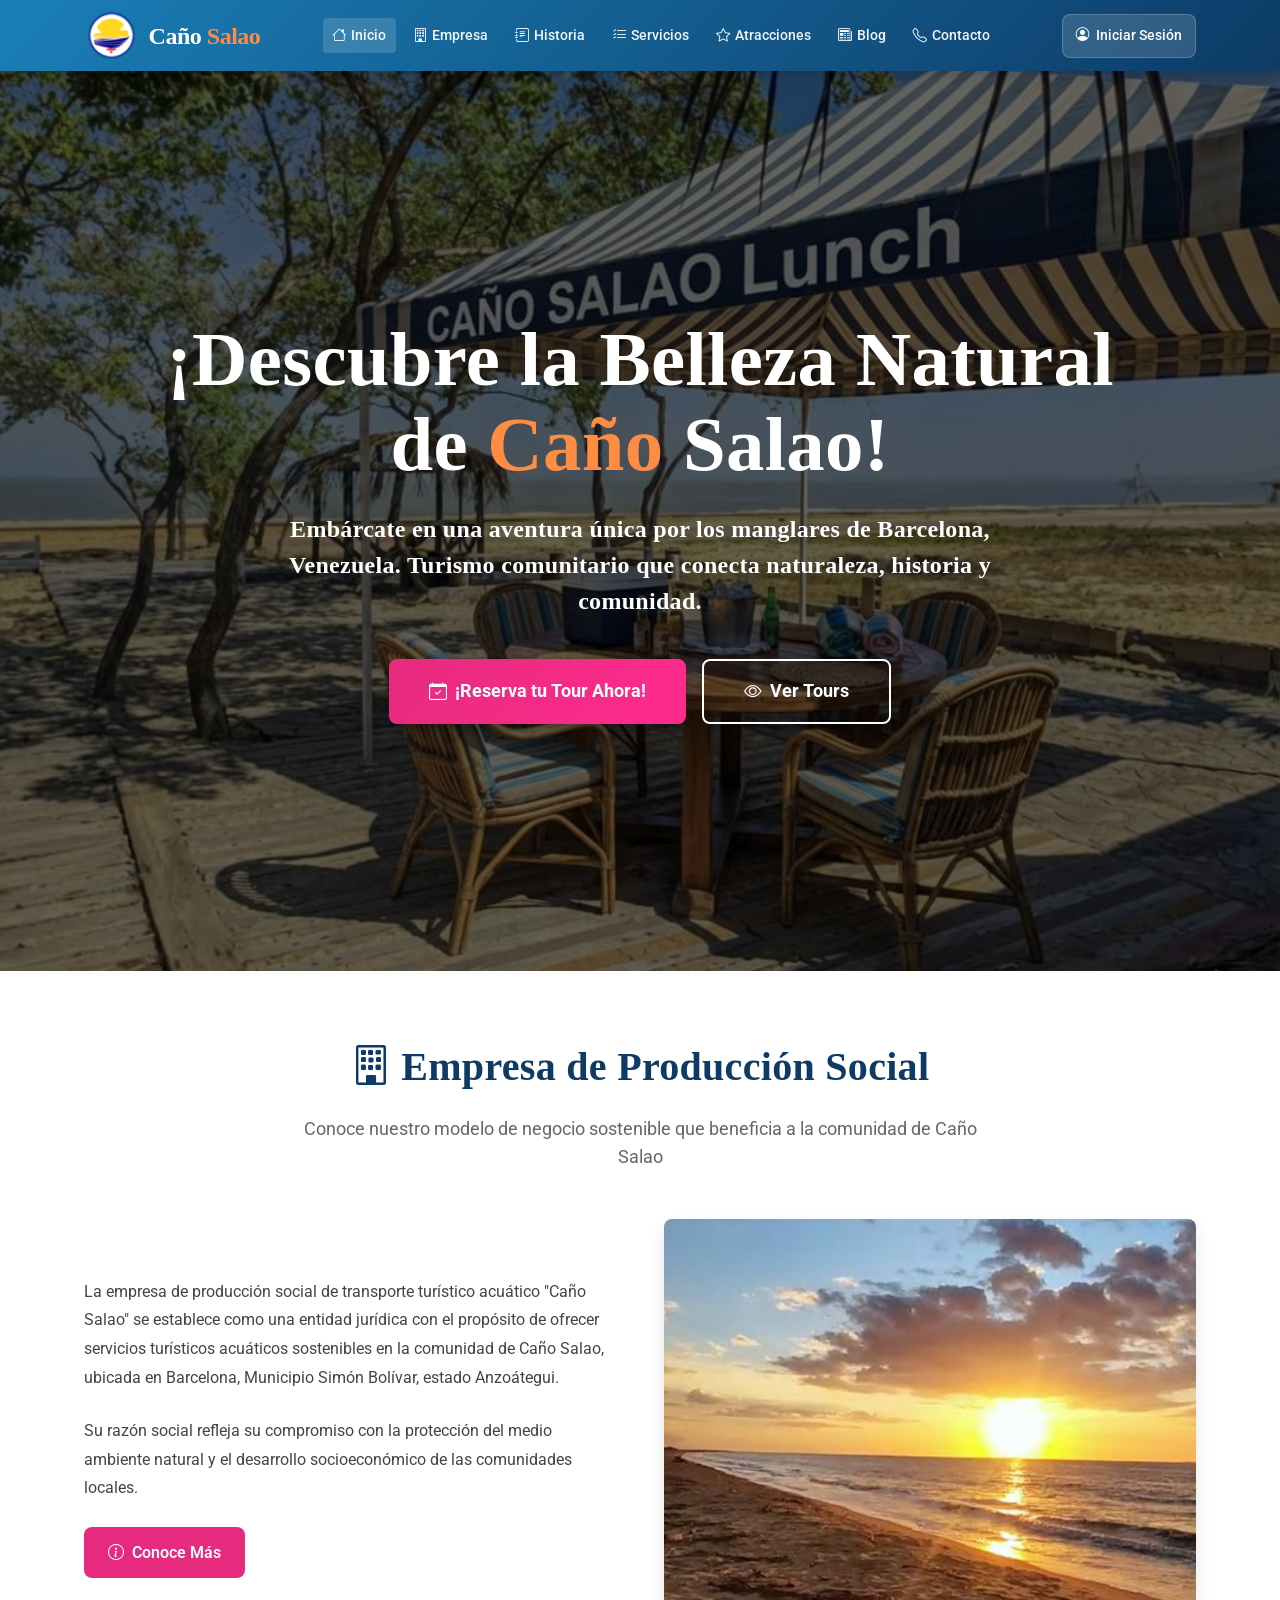
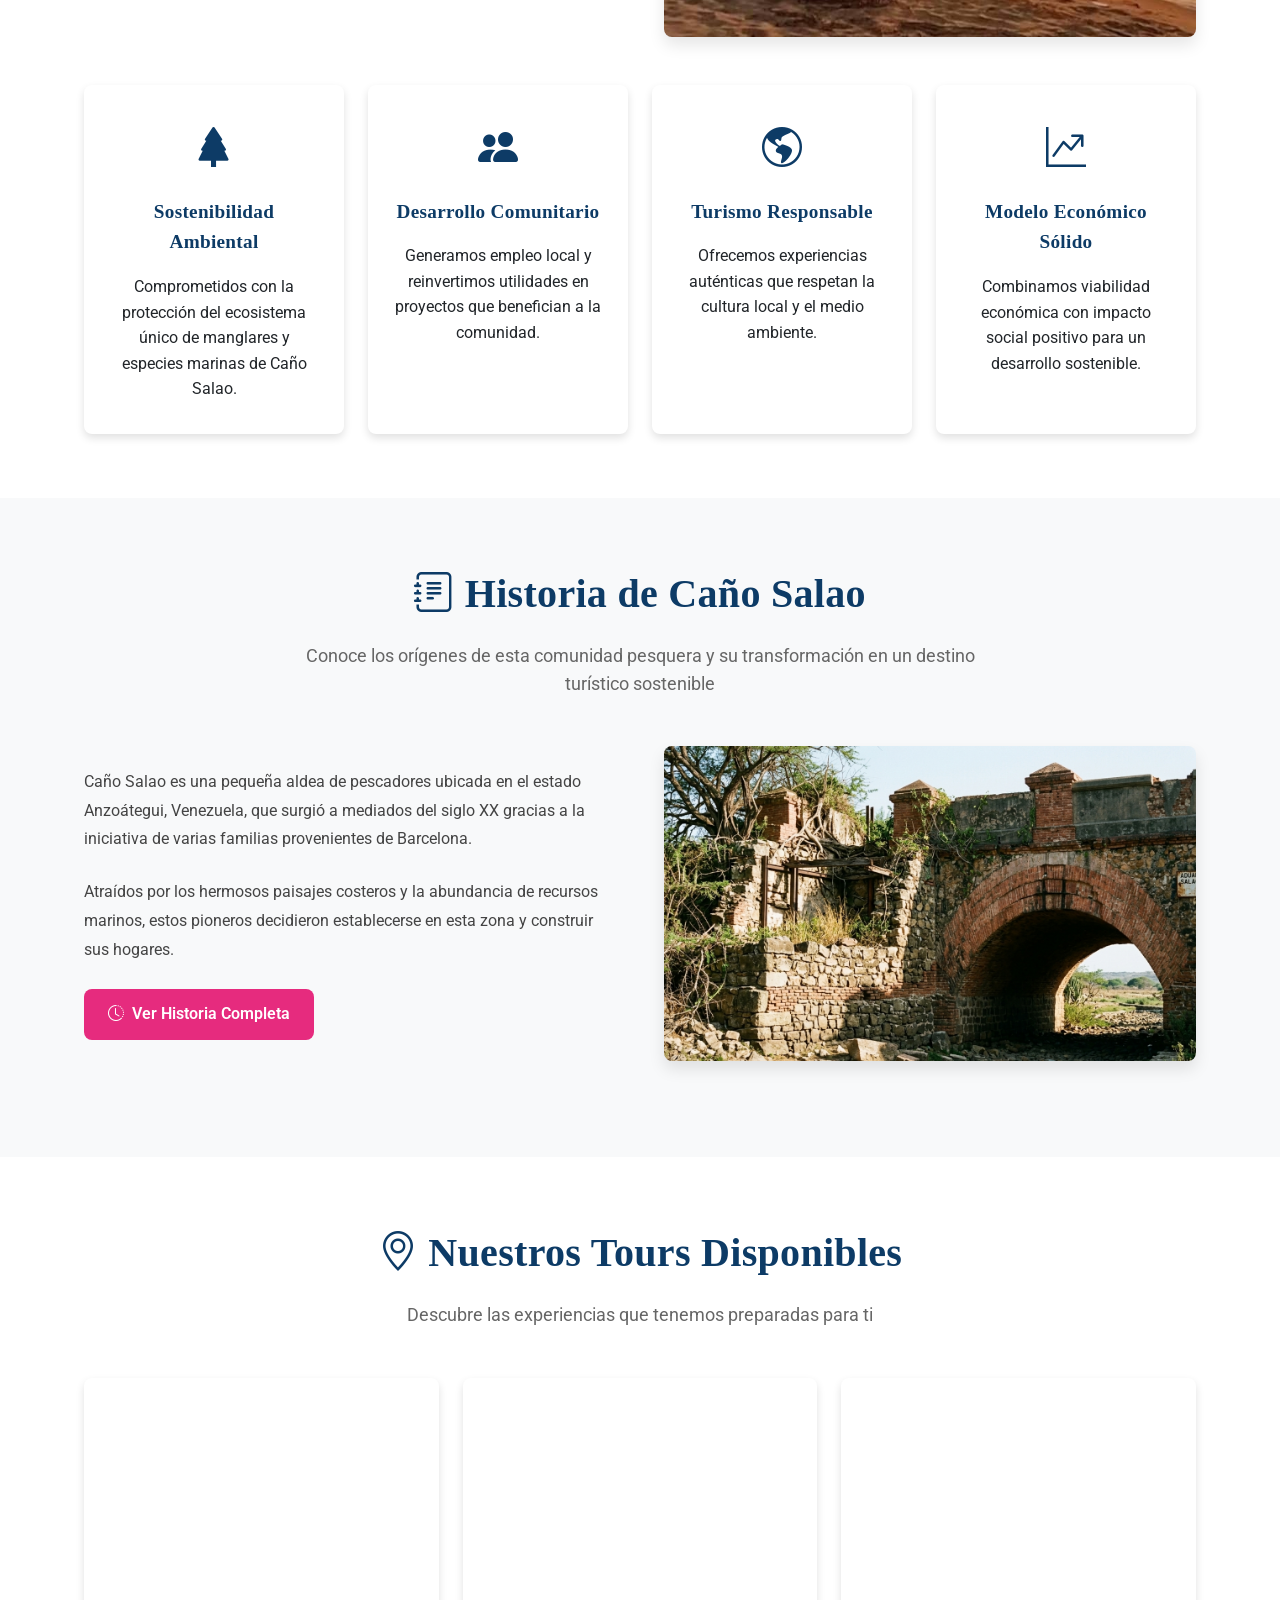
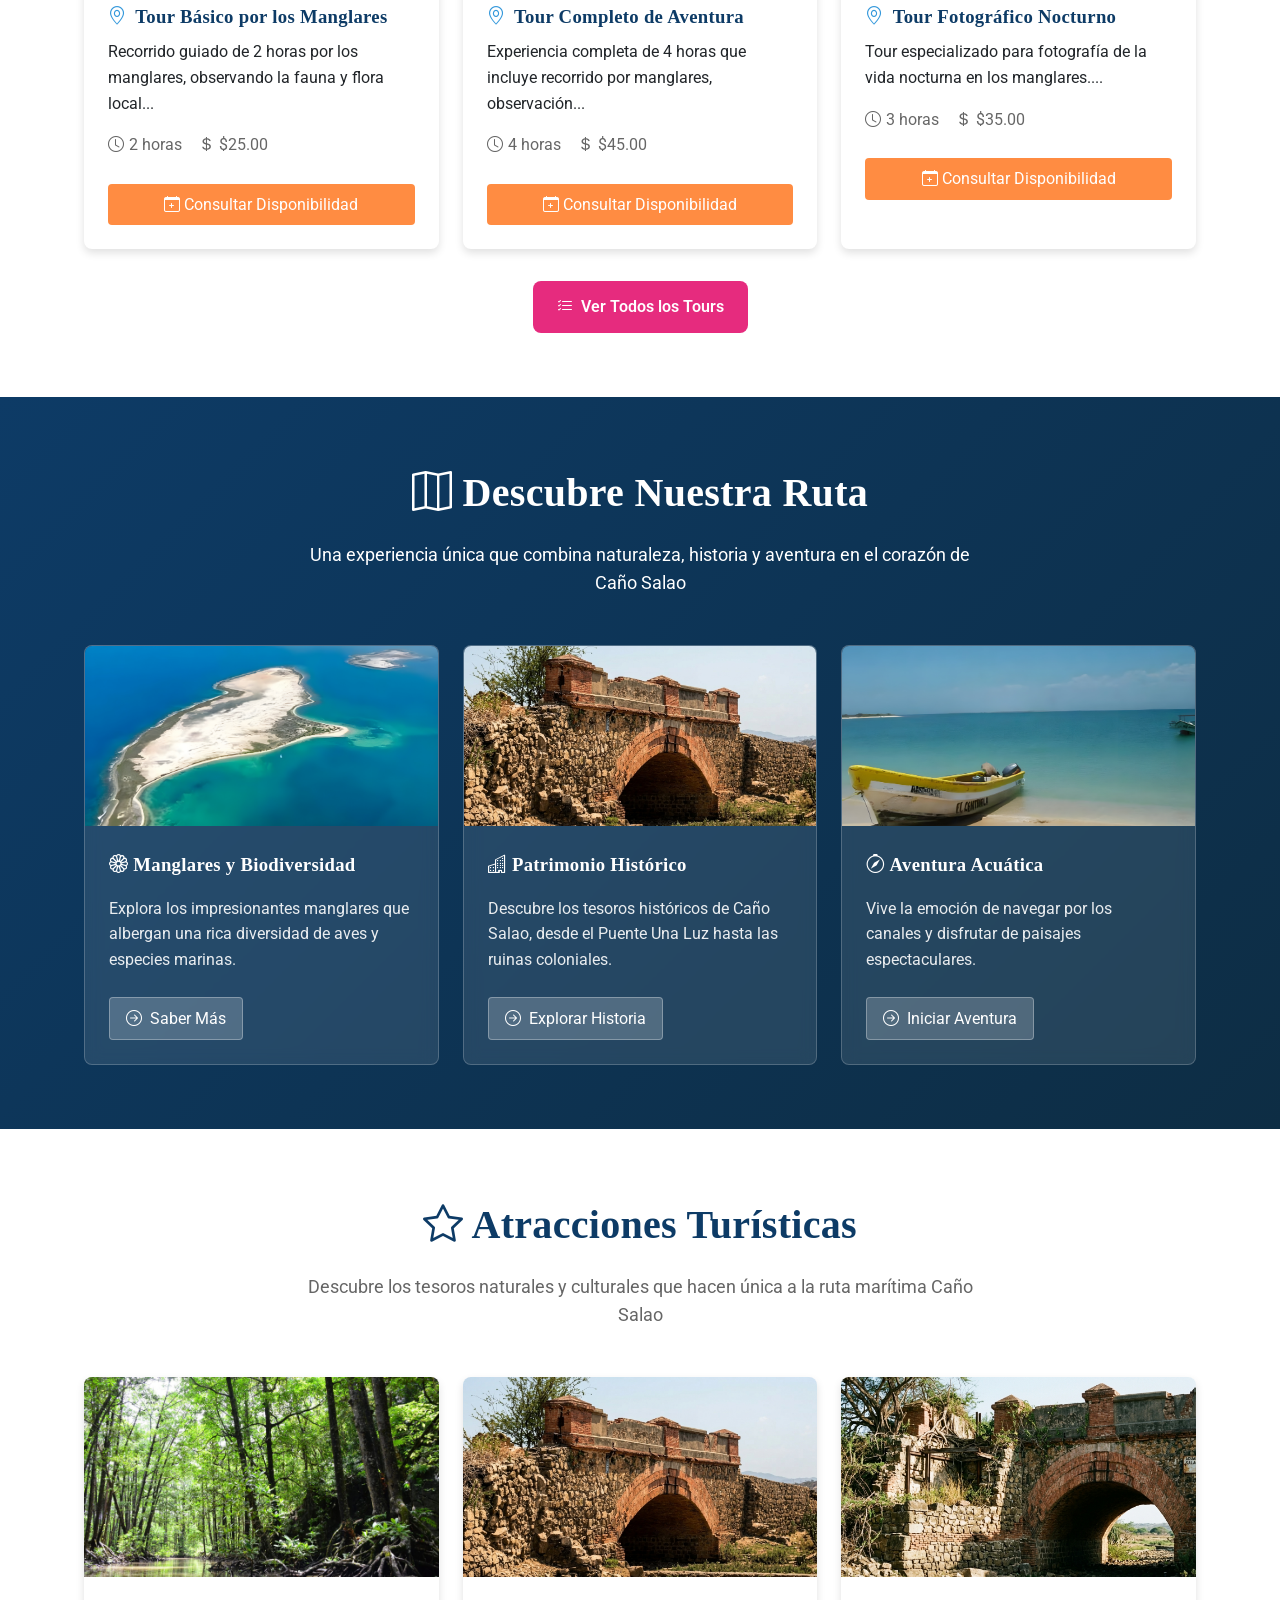
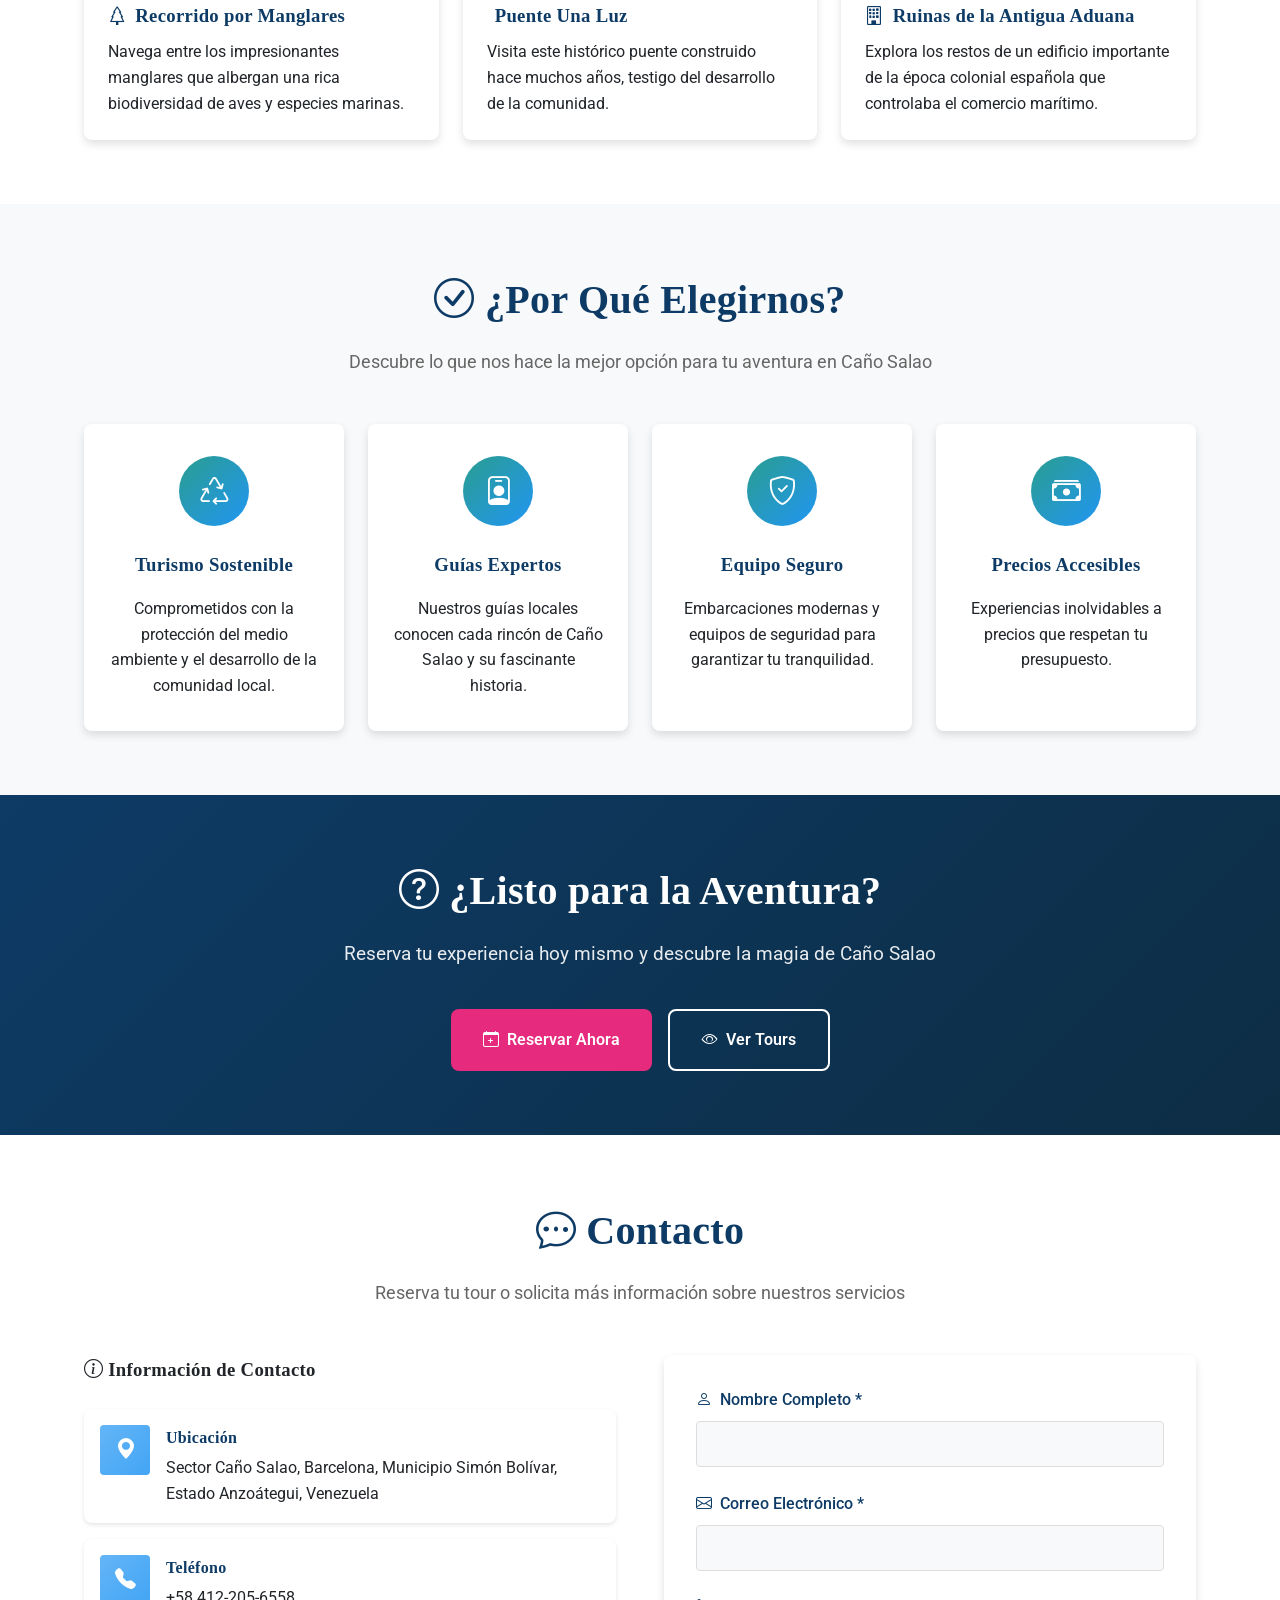
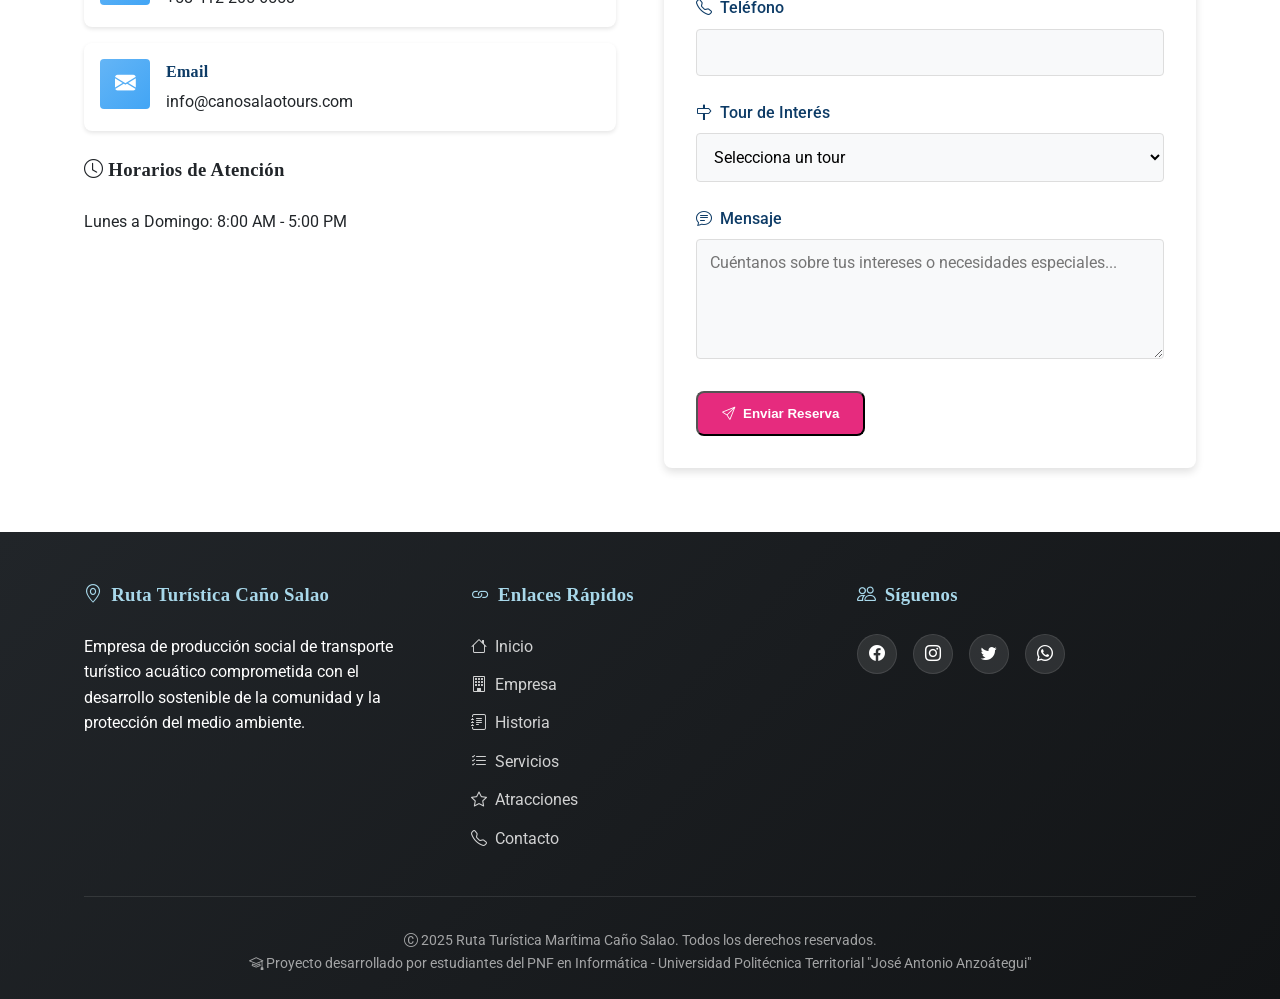
<file: Frontend/index.html>
<!DOCTYPE html>
<html lang="es">
<head>
    <meta charset="UTF-8">
    <meta name="viewport" content="width=device-width, initial-scale=1.0, maximum-scale=5.0, user-scalable=yes">
    <title>Caño Salao | Ruta Turística Marítima | Barcelona, Venezuela</title>
    <meta name="description" content="Descubre la Ruta Turística Marítima Caño Salao en Barcelona, Venezuela. Tours en barco por manglares, avistamiento de aves y turismo comunitario.">
    <meta name="keywords" content="Caño Salao, turismo Venezuela, Barcelona Anzoátegui, ruta marítima, manglares, tours en barco, turismo comunitario">
    <meta name="author" content="Estudiantes: Alejandra Paricaguan, Luis Nucete, Ricardo Farías | Tutora: Dulce Paraguan">
    
    <!-- FAVICON -->
    <link rel="icon" type="image/png" sizes="32x32" href="media/Logo_cano_60.png">
    <link rel="icon" type="image/png" sizes="16x16" href="media/Logo_cano_60.png">
    <link rel="apple-touch-icon" href="media/Logo_cano_120.png">
    <meta name="theme-color" content="#0d3b66">
    
    <!-- FUENTES -->
    <link rel="preconnect" href="https://fonts.googleapis.com">
    <link rel="preconnect" href="https://fonts.gstatic.com" crossorigin>
    <link href="https://fonts.googleapis.com/css2?family=Roboto:wght@300;400;500;700&display=swap" rel="stylesheet">
    
    <!-- Bootstrap Icons -->
    <link rel="stylesheet" href="https://cdn.jsdelivr.net/npm/bootstrap-icons@1.11.1/font/bootstrap-icons.css">
    
    <style>
        /* ===== VARIABLES CSS OPTIMIZADAS ===== */
        :root {
            --color-primary: #0d3b66;
            --color-accent: #e62b7e;
            --color-light: #f8f9fa;
            --color-dark: #212529;
            --color-orange: #FF8C42;
            --shadow-sm: 0 2px 4px rgba(0,0,0,0.1);
            --shadow-md: 0 4px 8px rgba(0,0,0,0.12);
            --shadow-lg: 0 8px 16px rgba(0,0,0,0.1);
            --radius-sm: 4px;
            --radius-md: 8px;
            --radius-lg: 12px;
            --transition-fast: all 0.2s ease;
            --transition-normal: all 0.3s ease;
        }

        /* ===== RESET Y BASE OPTIMIZADOS ===== */
        * {
            margin: 0;
            padding: 0;
            box-sizing: border-box;
            -webkit-tap-highlight-color: rgba(0,0,0,0.1);
            -webkit-touch-callout: none;
        }

        html, body {
            width: 100%;
            overflow-x: hidden;
            touch-action: manipulation;
        }

        html {
            scroll-behavior: smooth;
            -webkit-text-size-adjust: 100%;
        }

        body {
            font-family: 'Roboto', sans-serif;
            line-height: 1.6;
            color: var(--color-dark);
            background-color: #fff;
            -webkit-font-smoothing: antialiased;
            -moz-osx-font-smoothing: grayscale;
            text-rendering: optimizeLegibility;
            position: relative;
        }

        .times-font {
            font-family: 'Times New Roman', Times, serif;
            font-weight: 700;
            letter-spacing: 0.3px;
        }

        .text-orange {
            color: var(--color-orange);
        }

        .container {
            width: 90%;
            max-width: 1200px;
            margin: 0 auto;
            padding: 0 20px;
        }

        /* ===== LOADER ===== */
        #page-loader {
            position: fixed;
            top: 0;
            left: 0;
            width: 100%;
            height: 100%;
            background: white;
            display: flex;
            align-items: center;
            justify-content: center;
            z-index: 9999;
            transition: opacity 0.3s ease;
        }

        #page-loader.hidden {
            opacity: 0;
            visibility: hidden;
            pointer-events: none;
        }

        .loader-spinner {
            width: 40px;
            height: 40px;
            border: 3px solid #f3f3f3;
            border-top: 3px solid var(--color-primary);
            border-radius: 50%;
            animation: spin 1s linear infinite;
        }

        @keyframes spin {
            0% { transform: rotate(0deg); }
            100% { transform: rotate(360deg); }
        }

        /* ===== HEADER OPTIMIZADO ===== */
        header {
            background: linear-gradient(135deg, #1a7fb8 0%, #0d3b66 100%);
            color: white;
            position: sticky;
            top: 0;
            z-index: 1000;
            box-shadow: var(--shadow-md);
            padding: 0.5rem 0;
            will-change: transform;
            transform: translateZ(0);
            backface-visibility: hidden;
            -webkit-backface-visibility: hidden;
        }

        .header-content {
            display: flex;
            justify-content: space-between;
            align-items: center;
            gap: 1rem;
        }

        .logo {
            display: flex;
            align-items: center;
            gap: 0.6rem;
            flex-shrink: 0;
            z-index: 1002;
        }

        .logo-img {
            width: 55px;
            height: 55px;
            object-fit: contain;
            border-radius: 50%;
            display: block;
            flex-shrink: 0;
            -webkit-user-select: none;
            user-select: none;
        }

        .logo h1 {
            font-size: 1.5rem;
            font-weight: 800;
            color: white;
            letter-spacing: -0.5px;
            white-space: nowrap;
            margin: 0;
            line-height: 1;
        }

        /* Navegación desktop */
        .nav-center {
            flex: 1;
            display: flex;
            justify-content: center;
            align-items: center;
        }

        nav ul {
            display: flex;
            list-style: none;
            gap: 0.5rem;
            align-items: center;
            margin: 0;
            padding: 0;
            justify-content: center;
        }

        nav ul li a {
            color: rgba(255,255,255,0.95);
            text-decoration: none;
            font-weight: 500;
            padding: 0.4rem 0.6rem;
            border-radius: var(--radius-sm);
            display: flex;
            align-items: center;
            gap: 0.3rem;
            transition: var(--transition-fast);
            font-size: 0.9rem;
            white-space: nowrap;
        }

        nav ul li a:hover,
        nav ul li a.active {
            background: rgba(255,255,255,0.15);
        }

        /* Sección de autenticación */
        .auth-section {
            display: flex;
            align-items: center;
            justify-content: flex-end;
            flex-shrink: 0;
            z-index: 1002;
        }

        .user-menu-container {
            position: relative;
            z-index: 1002;
        }

        .login-btn {
            display: flex;
            align-items: center;
            gap: 0.4rem;
            background: rgba(255,255,255,0.15);
            color: white;
            padding: 0.4rem 0.8rem;
            border-radius: var(--radius-md);
            text-decoration: none;
            font-weight: 500;
            transition: var(--transition-fast);
            border: 1px solid rgba(255,255,255,0.2);
            font-size: 0.85rem;
            white-space: nowrap;
            min-height: 44px;
        }

        .logged-user {
            display: flex;
            align-items: center;
            gap: 8px;
            cursor: pointer;
            padding: 4px 8px;
            border-radius: 6px;
            min-height: 44px;
        }

        .logged-user:hover {
            background-color: rgba(255, 255, 255, 0.1);
        }

        .user-avatar {
            width: 35px;
            height: 35px;
            border-radius: 50%;
            background: linear-gradient(135deg, #3498db, #2c3e50);
            color: white;
            display: flex;
            align-items: center;
            justify-content: center;
            font-weight: bold;
            font-size: 16px;
            flex-shrink: 0;
            border: 2px solid rgba(255, 255, 255, 0.3);
        }

        .user-info {
            display: flex;
            flex-direction: column;
            gap: 2px;
        }

        .user-name {
            font-size: 0.85rem;
            font-weight: 600;
            color: white;
            white-space: nowrap;
            max-width: 120px;
            overflow: hidden;
            text-overflow: ellipsis;
        }

        .user-role {
            font-size: 0.7rem;
            color: rgba(255, 255, 255, 0.8);
            background: rgba(255, 255, 255, 0.1);
            padding: 1px 6px;
            border-radius: 10px;
            display: inline-block;
        }

        .user-role.admin {
            background: linear-gradient(135deg, #e74c3c, #c0392b);
            color: white;
        }

        .user-dropdown-menu {
            position: absolute;
            top: 100%;
            right: 0;
            background: white;
            border-radius: 8px;
            box-shadow: 0 4px 12px rgba(0,0,0,0.15);
            min-width: 220px;
            z-index: 1001;
            overflow: hidden;
            margin-top: 5px;
            display: none;
            border: 1px solid #eee;
        }

        .user-dropdown-menu.show {
            display: block;
        }

        .user-dropdown-header {
            padding: 12px 15px;
            background: linear-gradient(135deg, #1a7fb8, #0d3b66);
            color: white;
            border-bottom: 1px solid rgba(255,255,255,0.1);
        }

        .user-dropdown-email {
            font-size: 0.85rem;
            color: rgba(255,255,255,0.9);
            margin-top: 2px;
        }

        .user-dropdown-menu a {
            display: flex;
            align-items: center;
            gap: 10px;
            padding: 12px 15px;
            color: #333;
            text-decoration: none;
            border-bottom: 1px solid #eee;
            transition: background 0.2s;
            font-size: 14px;
            cursor: pointer;
        }

        .user-dropdown-menu a:hover {
            background: #f5f5f5;
        }

        .user-dropdown-menu a:last-child {
            border-bottom: none;
            color: #e74c3c;
        }

        /* Botón menú móvil */
        .menu-toggle {
            display: none;
            background: none;
            border: none;
            color: white;
            font-size: 1.8rem;
            cursor: pointer;
            padding: 0.5rem;
            flex-shrink: 0;
            z-index: 1002;
            min-width: 44px;
            min-height: 44px;
            align-items: center;
            justify-content: center;
        }

        .mobile-menu-overlay {
            display: none;
            position: fixed;
            top: 0;
            left: 0;
            width: 100%;
            height: 100%;
            background: rgba(0,0,0,0.5);
            z-index: 999;
            opacity: 0;
            transition: opacity 0.3s ease;
        }

        .mobile-menu-overlay.active {
            display: block;
            opacity: 1;
        }

        .mobile-menu-container {
            position: fixed;
            top: 0;
            right: -100%;
            width: 85%;
            max-width: 300px;
            height: 100%;
            background: linear-gradient(135deg, #1a7fb8 0%, #0d3b66 100%);
            z-index: 1000;
            overflow-y: auto;
            transition: right 0.3s cubic-bezier(0.4, 0, 0.2, 1);
            box-shadow: -2px 0 10px rgba(0,0,0,0.3);
            -webkit-overflow-scrolling: touch;
        }

        .mobile-menu-container.active {
            right: 0;
        }

        .mobile-menu-header {
            padding: 1rem;
            border-bottom: 1px solid rgba(255,255,255,0.1);
            display: flex;
            justify-content: space-between;
            align-items: center;
            background: rgba(0,0,0,0.1);
        }

        .mobile-menu-close {
            background: none;
            border: none;
            color: white;
            font-size: 1.8rem;
            cursor: pointer;
            padding: 0.5rem;
            min-width: 44px;
            min-height: 44px;
            display: flex;
            align-items: center;
            justify-content: center;
        }

        .mobile-menu-nav {
            padding: 1rem 0;
        }

        .mobile-menu-nav ul {
            list-style: none;
            padding: 0;
            margin: 0;
            display: flex;
            flex-direction: column;
        }

        .mobile-menu-nav li {
            border-bottom: 1px solid rgba(255,255,255,0.1);
            width: 100%;
        }

        .mobile-menu-nav a {
            display: flex;
            align-items: center;
            gap: 1rem;
            padding: 1rem 1.5rem;
            color: white;
            text-decoration: none;
            font-size: 1.1rem;
            transition: background 0.2s ease;
            width: 100%;
            min-height: 44px;
        }

        .mobile-menu-nav a.active {
            background: rgba(255,255,255,0.15);
            font-weight: 600;
        }

        /* ===== HERO - CORREGIDO CON !IMPORTANT ===== */
        .hero {
            min-height: 100vh !important;
            display: flex !important;
            align-items: center !important;
            justify-content: center !important;
            text-align: center !important;
            color: white !important;
            padding: 2rem 1rem !important;
            position: relative !important;
            overflow: hidden !important;
            margin-top: 0 !important;
        }

        .hero-bg {
            position: absolute !important;
            top: 0 !important;
            left: 0 !important;
            right: 0 !important;
            bottom: 0 !important;
            background-image: linear-gradient(rgba(0,0,0,0.6), rgba(0,0,0,0.6)), url('media/comodo.jpeg') !important;
            background-size: cover !important;
            background-position: center !important;
            z-index: 1 !important;
        }

        .hero .container {
            position: relative !important;
            z-index: 2 !important;
            max-width: 1000px !important;
            padding: 0 1rem !important;
            width: 100% !important;
        }

        .hero-title {
            font-size: clamp(2.5rem, 6vw, 9rem) !important;
            font-weight: 900 !important;
            margin-bottom: 1.5rem !important;
            line-height: 1.1 !important;
            color: white !important;
            animation: fadeInDown 0.8s ease-out;
        }

        .hero-subtitle {
            font-size: clamp(1.1rem, 2.5vw, 1.5rem) !important;
            max-width: 800px !important;
            margin: 0 auto 2.5rem !important;
            color: white !important;
            line-height: 1.5 !important;
            animation: fadeInUp 0.8s ease-out 0.2s both;
        }

        .hero .btn {
            padding: 1rem 2.5rem !important;
            font-size: 1.1rem !important;
            font-weight: 700 !important;
            border-radius: var(--radius-md) !important;
            box-shadow: 0 4px 12px rgba(0,0,0,0.3) !important;
            background: linear-gradient(135deg, var(--color-accent), #ff2b8d) !important;
            border: none !important;
            animation: fadeInUp 0.8s ease-out 0.4s both;
        }

        .hero .btn.outline {
            background: transparent !important;
            border: 2px solid white !important;
        }

        .hero .btn:hover {
            transform: translateY(-3px) scale(1.03) !important;
            box-shadow: 0 6px 20px rgba(0,0,0,0.4) !important;
        }

        @keyframes fadeInDown {
            from { opacity: 0; transform: translateY(-20px); }
            to { opacity: 1; transform: translateY(0); }
        }

        @keyframes fadeInUp {
            from { opacity: 0; transform: translateY(20px); }
            to { opacity: 1; transform: translateY(0); }
        }

        /* ===== BOTONES ===== */
        .btn {
            display: inline-flex;
            align-items: center;
            justify-content: center;
            gap: 0.5rem;
            background: var(--color-accent);
            color: white;
            padding: 0.8rem 1.5rem;
            border-radius: var(--radius-md);
            text-decoration: none;
            font-weight: 600;
            transition: var(--transition-normal);
            min-height: 44px;
        }

        .btn:hover {
            background: #d81b60;
            transform: translateY(-2px);
            box-shadow: var(--shadow-lg);
        }

        /* ===== SECCIONES GENERALES ===== */
        section {
            padding: 4rem 0;
            opacity: 1;
        }

        section:nth-child(even) {
            background: var(--color-light);
        }

        .section-title {
            text-align: center;
            margin-bottom: 3rem;
        }

        .section-title h2 {
            font-size: 2.5rem;
            color: var(--color-primary);
            margin-bottom: 1rem;
        }

        .section-title p {
            color: #666;
            max-width: 700px;
            margin: 0 auto;
            font-size: 1.1rem;
        }

        /* ===== EMPRESA FACTIBLE ===== */
        .factible-features {
            display: grid;
            grid-template-columns: repeat(auto-fit, minmax(250px, 1fr));
            gap: 1.5rem;
            margin-top: 3rem;
        }

        .factible-feature {
            text-align: center;
            padding: 2rem 1.5rem;
            background: white;
            border-radius: var(--radius-md);
            box-shadow: var(--shadow-md);
            transition: var(--transition-normal);
        }

        .factible-feature:hover {
            transform: translateY(-5px);
            box-shadow: var(--shadow-lg);
        }

        .factible-icon {
            font-size: 2.5rem;
            margin-bottom: 1rem;
            color: var(--color-primary);
        }

        .factible-feature h3 {
            color: var(--color-primary);
            margin-bottom: 1rem;
            font-size: 1.2rem;
        }

        /* ===== HISTORIA ===== */
        .history-content {
            display: grid;
            grid-template-columns: 1fr 1fr;
            gap: 3rem;
            align-items: center;
            margin-bottom: 2rem;
        }

        .history-text p {
            margin-bottom: 1.5rem;
            line-height: 1.8;
            color: #444;
        }

        .history-image {
            border-radius: var(--radius-md);
            overflow: hidden;
            box-shadow: var(--shadow-lg);
        }

        .history-image img {
            width: 100%;
            height: auto;
            display: block;
            transition: transform 0.6s ease;
        }

        .history-image:hover img {
            transform: scale(1.05);
        }

        /* ===== ATRACCIONES ===== */
        .attractions-grid {
            display: grid;
            grid-template-columns: repeat(auto-fit, minmax(300px, 1fr));
            gap: 1.5rem;
        }

        .attraction-card {
            background: white;
            border-radius: var(--radius-md);
            overflow: hidden;
            box-shadow: var(--shadow-md);
            transition: var(--transition-normal);
        }

        .attraction-card:hover {
            transform: translateY(-5px);
            box-shadow: var(--shadow-lg);
        }

        .attraction-img {
            height: 200px;
            overflow: hidden;
        }

        .attraction-img img {
            width: 100%;
            height: 100%;
            object-fit: cover;
            transition: transform 0.6s ease;
        }

        .attraction-card:hover .attraction-img img {
            transform: scale(1.1);
        }

        .attraction-info {
            padding: 1.5rem;
        }

        .attraction-info h3 {
            color: var(--color-primary);
            margin-bottom: 0.5rem;
            display: flex;
            align-items: center;
            gap: 0.5rem;
        }

        /* ===== LA RUTA ===== */
        #la-ruta {
            background: linear-gradient(135deg, var(--color-primary) 0%, #0d2d44 100%);
            color: white;
        }

        #la-ruta h2,
        #la-ruta .section-title p {
            color: white;
        }

        .programas {
            display: grid;
            grid-template-columns: repeat(auto-fit, minmax(300px, 1fr));
            gap: 1.5rem;
        }

        .carta {
            background: rgba(255,255,255,0.1);
            backdrop-filter: blur(8px);
            border: 1px solid rgba(255,255,255,0.2);
            border-radius: var(--radius-md);
            overflow: hidden;
            transition: var(--transition-normal);
        }

        .carta:hover {
            transform: translateY(-5px);
            border-color: rgba(255,255,255,0.4);
        }

        .carta-header {
            height: 180px;
            overflow: hidden;
        }

        .carta-header img {
            width: 100%;
            height: 100%;
            object-fit: cover;
            transition: transform 0.6s ease;
        }

        .carta:hover .carta-header img {
            transform: scale(1.1);
        }

        .carta-content {
            padding: 1.5rem;
        }

        .carta h3 {
            color: white;
            margin-bottom: 1rem;
        }

        .carta p {
            color: rgba(255,255,255,0.9);
            margin-bottom: 1.5rem;
            line-height: 1.6;
        }

        .carta-btn {
            display: inline-flex;
            align-items: center;
            gap: 0.5rem;
            background: rgba(255,255,255,0.2);
            color: white;
            padding: 0.5rem 1rem;
            border-radius: var(--radius-sm);
            text-decoration: none;
            border: 1px solid rgba(255,255,255,0.3);
            transition: var(--transition-normal);
        }

        .carta-btn:hover {
            background: var(--color-accent);
            border-color: var(--color-accent);
        }

        /* ===== CARACTERÍSTICAS ===== */
        .caracteristicas-grid {
            display: grid;
            grid-template-columns: repeat(auto-fit, minmax(250px, 1fr));
            gap: 1.5rem;
        }

        .caracteristica-item {
            text-align: center;
            padding: 2rem 1.5rem;
            background: white;
            border-radius: var(--radius-md);
            box-shadow: var(--shadow-md);
            transition: var(--transition-normal);
        }

        .caracteristica-item:hover {
            transform: translateY(-5px);
            box-shadow: var(--shadow-lg);
        }

        .caracteristica-icon {
            width: 70px;
            height: 70px;
            margin: 0 auto 1.5rem;
            background: linear-gradient(135deg, #2a9d8f, #2196f3);
            border-radius: 50%;
            display: flex;
            align-items: center;
            justify-content: center;
            font-size: 1.8rem;
            color: white;
        }

        .caracteristica-item h3 {
            color: var(--color-primary);
            margin-bottom: 1rem;
        }

        /* ===== PREGUNTAS ===== */
        #preguntas {
            background: linear-gradient(135deg, var(--color-primary) 0%, #0d2d44 100%);
            color: white;
            text-align: center;
        }

        #preguntas h2 {
            color: white;
            font-size: 2.5rem;
            margin-bottom: 1rem;
        }

        #preguntas .subtitle {
            font-size: 1.2rem;
            opacity: 0.9;
            margin-bottom: 2.5rem;
        }

        .cta-buttons {
            display: flex;
            gap: 1rem;
            justify-content: center;
            flex-wrap: wrap;
        }

        .cta-btn {
            display: inline-flex;
            align-items: center;
            gap: 0.5rem;
            padding: 1rem 2rem;
            border-radius: var(--radius-md);
            text-decoration: none;
            font-weight: 600;
            transition: var(--transition-normal);
        }

        .cta-btn:first-child {
            background: var(--color-accent);
            color: white;
        }

        .cta-btn.secondary {
            background: transparent;
            border: 2px solid white;
            color: white;
        }

        .cta-btn:hover {
            transform: translateY(-3px);
            box-shadow: var(--shadow-lg);
        }

        /* ===== CONTACTO ===== */
        .contact-content {
            display: grid;
            grid-template-columns: 1fr 1fr;
            gap: 3rem;
            align-items: start;
        }

        .contact-info {
            display: flex;
            flex-direction: column;
            gap: 1.5rem;
        }

        .contact-details {
            display: flex;
            flex-direction: column;
            gap: 1rem;
        }

        .contact-item {
            display: flex;
            align-items: flex-start;
            gap: 1rem;
            padding: 1rem;
            background: white;
            border-radius: var(--radius-md);
            box-shadow: var(--shadow-sm);
        }

        .contact-icon {
            width: 50px;
            height: 50px;
            background: linear-gradient(135deg, #64B5F6, #42A5F5);
            border-radius: var(--radius-sm);
            display: flex;
            align-items: center;
            justify-content: center;
            font-size: 1.3rem;
            color: white;
            flex-shrink: 0;
        }

        .contact-item h4 {
            color: var(--color-primary);
            margin-bottom: 0.3rem;
        }

        .contact-form {
            background: white;
            padding: 2rem;
            border-radius: var(--radius-md);
            box-shadow: var(--shadow-md);
        }

        .form-group {
            margin-bottom: 1.5rem;
        }

        .form-group label {
            display: flex;
            align-items: center;
            gap: 0.5rem;
            margin-bottom: 0.5rem;
            font-weight: 500;
            color: var(--color-primary);
        }

        .form-control {
            width: 100%;
            padding: 0.8rem;
            border: 1px solid #ddd;
            border-radius: var(--radius-sm);
            font-family: inherit;
            font-size: 1rem;
            background: var(--color-light);
        }

        .form-control:focus {
            outline: none;
            border-color: var(--color-primary);
            box-shadow: 0 0 0 2px rgba(13,59,102,0.1);
            background: white;
        }

        textarea.form-control {
            min-height: 120px;
            resize: vertical;
        }

        /* ===== TOUR DETAILS ===== */
        .tour-details {
            display: flex;
            gap: 1rem;
            margin: 1rem 0;
            color: #666;
        }

        .tour-details span {
            display: flex;
            align-items: center;
            gap: 5px;
        }

        .tour-loading {
            text-align: center;
            padding: 3rem;
            color: #666;
            grid-column: 1 / -1;
        }

        .tour-loading .spinner {
            width: 50px;
            height: 50px;
            border: 4px solid #f3f3f3;
            border-top: 4px solid var(--color-primary);
            border-radius: 50%;
            animation: spin 1s linear infinite;
            margin: 0 auto 1.5rem;
        }

        /* ===== FOOTER ===== */
        footer {
            background: linear-gradient(135deg, #212529 0%, #121416 100%);
            color: white;
            padding: 3rem 0 1.5rem;
        }

        .footer-content {
            display: grid;
            grid-template-columns: repeat(auto-fit, minmax(250px, 1fr));
            gap: 3rem;
            margin-bottom: 2rem;
        }

        .footer-column h3 {
            color: #a8d8ea;
            margin-bottom: 1.5rem;
            display: flex;
            align-items: center;
            gap: 0.5rem;
        }

        .footer-links {
            list-style: none;
        }

        .footer-links li {
            margin-bottom: 0.8rem;
        }

        .footer-links a {
            color: rgba(255,255,255,0.8);
            text-decoration: none;
            display: flex;
            align-items: center;
            gap: 0.5rem;
            transition: var(--transition-fast);
        }

        .footer-links a:hover {
            color: #a8d8ea;
            transform: translateX(5px);
        }

        .social-links {
            display: flex;
            gap: 1rem;
            flex-wrap: wrap;
        }

        .social-icon {
            width: 40px;
            height: 40px;
            background: rgba(255,255,255,0.1);
            border-radius: 50%;
            display: flex;
            align-items: center;
            justify-content: center;
            color: white;
            text-decoration: none;
            transition: var(--transition-normal);
            border: 1px solid rgba(255,255,255,0.1);
        }

        .social-icon:hover {
            background: var(--color-accent);
            transform: translateY(-3px);
        }

        .copyright {
            text-align: center;
            padding-top: 2rem;
            border-top: 1px solid rgba(255,255,255,0.1);
            color: rgba(255,255,255,0.6);
            font-size: 0.9rem;
        }

        /* ===== SITE ALERT ===== */
        .site-alert {
            position: fixed;
            top: 80px;
            right: 20px;
            padding: 12px 20px;
            border-radius: 6px;
            z-index: 9998;
            max-width: 300px;
            display: none;
            animation: slideInRight 0.3s ease;
        }

        .site-alert.success {
            background: #d4edda;
            border: 1px solid #c3e6cb;
            color: #155724;
        }

        .site-alert.error {
            background: #f8d7da;
            border: 1px solid #f5c6cb;
            color: #721c24;
        }

        @keyframes slideInRight {
            from { transform: translateX(100%); opacity: 0; }
            to { transform: translateX(0%); opacity: 1; }
        }

        /* ===== RESPONSIVE ===== */
        @media (max-width: 992px) {
            .hero-title {
                font-size: 3rem !important;
            }
            
            .section-title h2 {
                font-size: 2rem;
            }
        }

        @media (max-width: 768px) {
            .menu-toggle {
                display: flex !important;
            }
            
            .nav-center {
                display: none !important;
            }
            
            .logo h1 {
                font-size: 1.4rem;
            }
            
            .user-info {
                display: none;
            }
            
            .hero-title {
                font-size: 2.5rem !important;
            }
            
            .hero-subtitle {
                font-size: 1.2rem !important;
            }
            
            .history-content,
            .contact-content {
                grid-template-columns: 1fr;
            }
            
            .factible-features,
            .attractions-grid,
            .caracteristicas-grid,
            .programas {
                grid-template-columns: 1fr;
            }
            
            .cta-buttons {
                flex-direction: column;
                align-items: center;
            }
            
            .cta-btn {
                width: 100%;
                max-width: 300px;
            }
            
            .footer-content {
                grid-template-columns: 1fr;
                text-align: center;
            }
            
            .footer-column h3 {
                justify-content: center;
            }
            
            .footer-links a {
                justify-content: center;
            }
            
            .social-links {
                justify-content: center;
            }
        }

        @media (max-width: 576px) {
            .logo-img {
                width: 40px;
                height: 40px;
            }
            
            .logo h1 {
                font-size: 1.3rem;
            }
            
            .hero-title {
                font-size: 2rem !important;
            }
            
            .hero-subtitle {
                font-size: 1.1rem !important;
            }
            
            .hero .btn {
                padding: 0.8rem 2rem !important;
                font-size: 1rem !important;
            }
            
            .section-title h2 {
                font-size: 1.8rem;
            }
            
            .btn,
            .cta-btn {
                padding: 0.7rem 1.2rem;
                font-size: 0.9rem;
            }
        }

        /* Correcciones para Android/iOS */
        @media (hover: none) and (pointer: coarse) {
            button:active, 
            .btn:active, 
            .carta-btn:active, 
            .login-btn:active,
            .menu-toggle:active,
            .mobile-menu-close:active {
                transform: scale(0.98) !important;
                transition: transform 0.1s ease !important;
                opacity: 0.9;
            }
        }

        @supports (-webkit-touch-callout: none) {
            .hero {
                min-height: -webkit-fill-available !important;
            }
            
            input,
            textarea,
            select {
                font-size: 16px !important;
            }
        }
    </style>
</head>
<body>
    <!-- Sistema de alertas -->
    <div id="site-alert" class="site-alert"></div>
    
    <!-- Loader -->
    <div id="page-loader">
        <div class="loader-spinner"></div>
    </div>

    <!-- Header -->
    <header>
        <div class="container">
            <div class="header-content">
                <div class="logo">
                    <img src="media/Logo_cano_60.png" srcset="media/Logo_cano_60.png 1x, media/Logo_cano_120.png 2x" alt="Logo Caño Salao" class="logo-img" width="55" height="55" loading="eager">
                    <h1 class="times-font">Caño <span class="text-orange">Salao</span></h1>
                </div>

                <!-- Navegación desktop -->
                <div class="nav-center">
                    <nav>
                        <ul id="main-navigation">
                            <li><a href="index.html" class="active"><i class="bi bi-house"></i> Inicio</a></li>
                            <li><a href="Pages/Empresa.html"><i class="bi bi-building"></i> Empresa</a></li>
                            <li><a href="Pages/Historia.html"><i class="bi bi-journal-text"></i> Historia</a></li>
                            <li><a href="Pages/Servicios.html"><i class="bi bi-list-check"></i> Servicios</a></li>
                            <li><a href="Pages/Atracciones.html"><i class="bi bi-star"></i> Atracciones</a></li>
                            <li><a href="Pages/blog.html"><i class="bi bi-newspaper"></i> Blog</a></li>
                            <li><a href="Pages/Contacto.html"><i class="bi bi-telephone"></i> Contacto</a></li>
                        </ul>
                    </nav>
                </div>

                <!-- Sistema de usuario -->
                <div class="auth-section">
                    <div class="user-menu-container" id="user-menu-container">
                        <a href="Pages/login.html" class="login-btn" id="login-btn">
                            <i class="bi bi-person-circle"></i> <span id="login-text">Iniciar Sesión</span>
                        </a>
                        
                        <div class="logged-user" id="logged-user" style="display: none;">
                            <div class="user-avatar" id="user-avatar" aria-label="Menú de usuario" role="button" tabindex="0">U</div>
                            <div class="user-info">
                                <div class="user-name" id="user-name">Usuario</div>
                                <div class="user-role" id="user-role">user</div>
                            </div>
                        </div>
                    </div>
                </div>

                <!-- Botón menú móvil -->
                <button class="menu-toggle" id="mobile-menu-toggle" aria-label="Abrir menú">
                    <i class="bi bi-list"></i>
                </button>
            </div>
        </div>
    </header>

    <!-- Menú móvil -->
    <div class="mobile-menu-overlay" id="mobile-menu-overlay"></div>
    <div class="mobile-menu-container" id="mobile-menu-container">
        <div class="mobile-menu-header">
            <div class="logo">
                <img src="media/Logo_cano_60.png" alt="Logo Caño Salao" class="logo-img" width="35" height="35">
                <h2 class="times-font">Caño <span class="text-orange">Salao</span></h2>
            </div>
            <button class="mobile-menu-close" id="mobile-menu-close" aria-label="Cerrar menú">
                <i class="bi bi-x-lg"></i>
            </button>
        </div>
        
        <nav class="mobile-menu-nav">
            <ul>
                <li><a href="index.html" class="active"><i class="bi bi-house"></i> Inicio</a></li>
                <li><a href="Pages/Empresa.html"><i class="bi bi-building"></i> Empresa</a></li>
                <li><a href="Pages/Historia.html"><i class="bi bi-journal-text"></i> Historia</a></li>
                <li><a href="Pages/Servicios.html"><i class="bi bi-list-check"></i> Servicios</a></li>
                <li><a href="Pages/Atracciones.html"><i class="bi bi-star"></i> Atracciones</a></li>
                <li><a href="Pages/Contacto.html"><i class="bi bi-telephone"></i> Contacto</a></li>
                <li><a href="Pages/blog.html"><i class="bi bi-newspaper"></i> Blog</a></li>
                <li id="mobile-user-menu" style="display: none;">
                    <a href="Pages/usuario.html"><i class="bi bi-person-circle"></i> Mi Cuenta</a>
                </li>
                <li><a href="Pages/login.html" id="mobile-login-link"><i class="bi bi-person-circle"></i> Iniciar Sesión</a></li>
            </ul>
        </nav>
    </div>

    <!-- Hero Section -->
    <section class="hero">
        <div class="hero-bg" id="heroBackground"></div>
        <div class="container">
            <h2 class="times-font hero-title">¡Descubre la Belleza Natural de <span class="text-orange">Caño</span> Salao!</h2>
            <p class="times-font hero-subtitle">
                Embárcate en una aventura única por los manglares de Barcelona, Venezuela. 
                <strong>Turismo comunitario</strong> que conecta naturaleza, historia y comunidad.
            </p>
            <div style="display: flex; gap: 1rem; justify-content: center; flex-wrap: wrap;">
                <a href="Pages/Contacto.html" class="btn">
                    <i class="bi bi-calendar-check"></i> ¡Reserva tu Tour Ahora!
                </a>
                <a href="Pages/Servicios.html" class="btn outline">
                    <i class="bi bi-eye"></i> Ver Tours
                </a>
            </div>
        </div>
    </section>
    
    <!-- Empresa de Producción Social -->
    <section id="empresa">
        <div class="container">
            <div class="section-title">
                <h2 class="times-font"><i class="bi bi-building"></i> Empresa de Producción Social</h2>
                <p>Conoce nuestro modelo de negocio sostenible que beneficia a la comunidad de Caño Salao</p>
            </div>
            <div class="history-content">
                <div class="history-text">
                    <p>La empresa de producción social de transporte turístico acuático "Caño Salao" se establece como una entidad jurídica con el propósito de ofrecer servicios turísticos acuáticos sostenibles en la comunidad de Caño Salao, ubicada en Barcelona, Municipio Simón Bolívar, estado Anzoátegui.</p>
                    <p>Su razón social refleja su compromiso con la protección del medio ambiente natural y el desarrollo socioeconómico de las comunidades locales.</p>
                    <a href="Pages/Empresa.html" class="btn">
                        <i class="bi bi-info-circle"></i> Conoce Más
                    </a>
                </div>
                <div class="history-image">
                    <img src="media/atardecer_recort.jpeg" alt="Nuestra empresa" loading="lazy">
                </div>
            </div>
            
            <div class="factible-features">
                <div class="factible-feature">
                    <div class="factible-icon"><i class="bi bi-tree-fill"></i></div>
                    <h3 class="times-font">Sostenibilidad Ambiental</h3>
                    <p>Comprometidos con la protección del ecosistema único de manglares y especies marinas de Caño Salao.</p>
                </div>
                <div class="factible-feature">
                    <div class="factible-icon"><i class="bi bi-people-fill"></i></div>
                    <h3 class="times-font">Desarrollo Comunitario</h3>
                    <p>Generamos empleo local y reinvertimos utilidades en proyectos que benefician a la comunidad.</p>
                </div>
                <div class="factible-feature">
                    <div class="factible-icon"><i class="bi bi-globe-americas"></i></div>
                    <h3 class="times-font">Turismo Responsable</h3>
                    <p>Ofrecemos experiencias auténticas que respetan la cultura local y el medio ambiente.</p>
                </div>
                <div class="factible-feature">
                    <div class="factible-icon"><i class="bi bi-graph-up-arrow"></i></div>
                    <h3 class="times-font">Modelo Económico Sólido</h3>
                    <p>Combinamos viabilidad económica con impacto social positivo para un desarrollo sostenible.</p>
                </div>
            </div>
        </div>
    </section>

    <!-- Historia -->
    <section id="historia">
        <div class="container">
            <div class="section-title">
                <h2 class="times-font"><i class="bi bi-journal-text"></i> Historia de Caño Salao</h2>
                <p>Conoce los orígenes de esta comunidad pesquera y su transformación en un destino turístico sostenible</p>
            </div>
            <div class="history-content">
                <div class="history-text">
                    <p>Caño Salao es una pequeña aldea de pescadores ubicada en el estado Anzoátegui, Venezuela, que surgió a mediados del siglo XX gracias a la iniciativa de varias familias provenientes de Barcelona.</p>
                    <p>Atraídos por los hermosos paisajes costeros y la abundancia de recursos marinos, estos pioneros decidieron establecerse en esta zona y construir sus hogares.</p>
                    <a href="Pages/Historia.html" class="btn">
                        <i class="bi bi-clock-history"></i> Ver Historia Completa
                    </a>
                </div>
                <div class="history-image">
                    <img src="media/Ruinas.png" alt="Paisaje de Caño Salao" loading="lazy">
                </div>
            </div>
        </div>
    </section>

    <!-- Sección: Tours desde API -->
    <section id="tours-api">
        <div class="container">
            <div class="section-title">
                <h2 class="times-font"><i class="bi bi-geo-alt"></i> Nuestros Tours Disponibles</h2>
                <p>Descubre las experiencias que tenemos preparadas para ti</p>
            </div>
            <div class="attractions-grid" id="tours-api-container">
                <div class="tour-loading">
                    <div class="spinner"></div>
                    <p>Cargando tours disponibles...</p>
                </div>
            </div>
            <div style="text-align: center; margin-top: 2rem;">
                <a href="Pages/Servicios.html" class="btn">
                    <i class="bi bi-list-check"></i> Ver Todos los Tours
                </a>
            </div>
        </div>
    </section>

    <!-- Sección: La Ruta -->
    <section id="la-ruta">
        <div class="container">
            <div class="section-title">
                <h2 class="times-font"><i class="bi bi-map"></i> Descubre Nuestra Ruta</h2>
                <p>Una experiencia única que combina naturaleza, historia y aventura en el corazón de Caño Salao</p>
            </div>
            
            <div class="programas">
                <div class="carta">
                    <div class="carta-header">
                        <img src="media/isla.jpg" alt="Manglares" loading="lazy">
                    </div>
                    <div class="carta-content">
                        <h3 class="times-font"><i class="bi bi-flower1"></i> Manglares y Biodiversidad</h3>
                        <p>Explora los impresionantes manglares que albergan una rica diversidad de aves y especies marinas.</p>
                        <a href="Pages/Servicios.html" class="carta-btn">
                            <i class="bi bi-arrow-right-circle"></i> Saber Más
                        </a>
                    </div>
                </div>
                
                <div class="carta">
                    <div class="carta-header">
                        <img src="media/unaluz.png" alt="Patrimonio Histórico" loading="lazy">
                    </div>
                    <div class="carta-content">
                        <h3 class="times-font"><i class="bi bi-buildings"></i> Patrimonio Histórico</h3>
                        <p>Descubre los tesoros históricos de Caño Salao, desde el Puente Una Luz hasta las ruinas coloniales.</p>
                        <a href="Pages/Historia.html" class="carta-btn">
                            <i class="bi bi-arrow-right-circle"></i> Explorar Historia
                        </a>
                    </div>
                </div>
                
                <div class="carta">
                    <div class="carta-header">
                        <img src="media/barco.jpg" alt="Aventura Acuática" loading="lazy">
                    </div>
                    <div class="carta-content">
                        <h3 class="times-font"><i class="bi bi-compass"></i> Aventura Acuática</h3>
                        <p>Vive la emoción de navegar por los canales y disfrutar de paisajes espectaculares.</p>
                        <a href="Pages/Atracciones.html" class="carta-btn">
                            <i class="bi bi-arrow-right-circle"></i> Iniciar Aventura
                        </a>
                    </div>
                </div>
            </div>
        </div>
    </section>

    <!-- Atracciones Turísticas -->
    <section id="atracciones">
        <div class="container">
            <div class="section-title">
                <h2 class="times-font"><i class="bi bi-star"></i> Atracciones Turísticas</h2>
                <p>Descubre los tesoros naturales y culturales que hacen única a la ruta marítima Caño Salao</p>
            </div>
            <div class="attractions-grid">
                <div class="attraction-card">
                    <div class="attraction-img">
                        <img src="media/manglar.jpg" alt="Recorrido por Manglares" loading="lazy">
                    </div>
                    <div class="attraction-info">
                        <h3 class="times-font"><i class="bi bi-tree"></i> Recorrido por Manglares</h3>
                        <p>Navega entre los impresionantes manglares que albergan una rica biodiversidad de aves y especies marinas.</p>
                    </div>
                </div>
                <div class="attraction-card">
                    <div class="attraction-img">
                        <img src="media/unaluz.png" alt="Puente Una Luz" loading="lazy">
                    </div>
                    <div class="attraction-info">
                        <h3 class="times-font"><i class="bi bi-bridge"></i> Puente Una Luz</h3>
                        <p>Visita este histórico puente construido hace muchos años, testigo del desarrollo de la comunidad.</p>
                    </div>
                </div>
                <div class="attraction-card">
                    <div class="attraction-img">
                        <img src="media/Ruinas.png" alt="Ruinas de la Aduana" loading="lazy">
                    </div>
                    <div class="attraction-info">
                        <h3 class="times-font"><i class="bi bi-building"></i> Ruinas de la Antigua Aduana</h3>
                        <p>Explora los restos de un edificio importante de la época colonial española que controlaba el comercio marítimo.</p>
                    </div>
                </div>
            </div>
        </div>
    </section>

    <!-- Sección Características -->
    <section id="caracteristicas">
        <div class="container">
            <div class="section-title">
                <h2 class="times-font"><i class="bi bi-check-circle"></i> ¿Por Qué Elegirnos?</h2>
                <p>Descubre lo que nos hace la mejor opción para tu aventura en Caño Salao</p>
            </div>
            <div class="caracteristicas-grid">
                <div class="caracteristica-item">
                    <span class="caracteristica-icon"><i class="bi bi-recycle"></i></span>
                    <h3 class="times-font">Turismo Sostenible</h3>
                    <p>Comprometidos con la protección del medio ambiente y el desarrollo de la comunidad local.</p>
                </div>
                
                <div class="caracteristica-item">
                    <span class="caracteristica-icon"><i class="bi bi-person-badge"></i></span>
                    <h3 class="times-font">Guías Expertos</h3>
                    <p>Nuestros guías locales conocen cada rincón de Caño Salao y su fascinante historia.</p>
                </div>
                
                <div class="caracteristica-item">
                    <span class="caracteristica-icon"><i class="bi bi-shield-check"></i></span>
                    <h3 class="times-font">Equipo Seguro</h3>
                    <p>Embarcaciones modernas y equipos de seguridad para garantizar tu tranquilidad.</p>
                </div>
                
                <div class="caracteristica-item">
                    <span class="caracteristica-icon"><i class="bi bi-cash-stack"></i></span>
                    <h3 class="times-font">Precios Accesibles</h3>
                    <p>Experiencias inolvidables a precios que respetan tu presupuesto.</p>
                </div>
            </div>
        </div>
    </section>

    <!-- Sección: Últimos Artículos del Blog (API) -->
    <section id="blog-preview" style="display: none;">
        <div class="container">
            <div class="section-title">
                <h2 class="times-font"><i class="bi bi-newspaper"></i> Últimas Noticias</h2>
                <p>Mantente informado sobre nuestros tours y actividades</p>
            </div>
            <div class="attractions-grid" id="blog-posts-container">
                <div class="tour-loading">
                    <div class="spinner"></div>
                    <p>Cargando noticias del blog...</p>
                </div>
            </div>
            <div style="text-align: center; margin-top: 2rem;">
                <a href="Pages/blog.html" class="btn outline">
                    <i class="bi bi-newspaper"></i> Ver Todas las Noticias
                </a>
            </div>
        </div>
    </section>

    <!-- Sección Preguntas -->
    <section id="preguntas">
        <div class="container">
            <h2 class="times-font"><i class="bi bi-question-circle"></i> ¿Listo para la Aventura?</h2>
            <p class="subtitle">Reserva tu experiencia hoy mismo y descubre la magia de Caño Salao</p>
            
            <div class="cta-buttons">
                <a href="Pages/Contacto.html" class="cta-btn">
                    <i class="bi bi-calendar-plus"></i> Reservar Ahora
                </a>
                <a href="Pages/Servicios.html" class="cta-btn secondary">
                    <i class="bi bi-eye"></i> Ver Tours
                </a>
            </div>
        </div>
    </section>

    <!-- Contacto -->
    <section id="contacto">
        <div class="container">
            <div class="section-title">
                <h2 class="times-font"><i class="bi bi-chat-dots"></i> Contacto</h2>
                <p>Reserva tu tour o solicita más información sobre nuestros servicios</p>
            </div>
            <div class="contact-content">
                <div class="contact-info">
                    <h3 class="times-font"><i class="bi bi-info-circle"></i> Información de Contacto</h3>
                    <div class="contact-details">
                        <div class="contact-item">
                            <div class="contact-icon"><i class="bi bi-geo-alt-fill"></i></div>
                            <div>
                                <h4 class="times-font">Ubicación</h4>
                                <p>Sector Caño Salao, Barcelona, Municipio Simón Bolívar, Estado Anzoátegui, Venezuela</p>
                            </div>
                        </div>
                        <div class="contact-item">
                            <div class="contact-icon"><i class="bi bi-telephone-fill"></i></div>
                            <div>
                                <h4 class="times-font">Teléfono</h4>
                                <p>+58 412-205-6558</p>
                            </div>
                        </div>
                        <div class="contact-item">
                            <div class="contact-icon"><i class="bi bi-envelope-fill"></i></div>
                            <div>
                                <h4 class="times-font">Email</h4>
                                <p>info@canosalaotours.com</p>
                            </div>
                        </div>
                    </div>
                    <h3 class="times-font"><i class="bi bi-clock"></i> Horarios de Atención</h3>
                    <p>Lunes a Domingo: 8:00 AM - 5:00 PM</p>
                </div>
                <div class="contact-form">
                    <form id="reservation-form">
                        <div class="form-group">
                            <label for="name"><i class="bi bi-person"></i> Nombre Completo *</label>
                            <input type="text" id="name" class="form-control" required>
                        </div>
                        <div class="form-group">
                            <label for="email"><i class="bi bi-envelope"></i> Correo Electrónico *</label>
                            <input type="email" id="email" class="form-control" required>
                        </div>
                        <div class="form-group">
                            <label for="phone"><i class="bi bi-telephone"></i> Teléfono</label>
                            <input type="tel" id="phone" class="form-control">
                        </div>
                        <div class="form-group">
                            <label for="tour"><i class="bi bi-signpost"></i> Tour de Interés</label>
                            <select id="tour" class="form-control">
                                <option value="">Selecciona un tour</option>
                                <option value="Tour Básico">Tour Básico</option>
                                <option value="Tour Completo">Tour Completo</option>
                                <option value="Tour Fotográfico">Tour Fotográfico</option>
                            </select>
                        </div>
                        <div class="form-group">
                            <label for="message"><i class="bi bi-chat-text"></i> Mensaje</label>
                            <textarea id="message" class="form-control" placeholder="Cuéntanos sobre tus intereses o necesidades especiales..." rows="4"></textarea>
                        </div>
                        <button type="submit" class="btn">
                            <i class="bi bi-send"></i> Enviar Reserva
                        </button>
                    </form>
                </div>
            </div>
        </div>
    </section>

    <!-- Footer -->
    <footer>
        <div class="container">
            <div class="footer-content">
                <div class="footer-column">
                    <h3 class="times-font"><i class="bi bi-geo-alt"></i> Ruta Turística Caño Salao</h3>
                    <p>Empresa de producción social de transporte turístico acuático comprometida con el desarrollo sostenible de la comunidad y la protección del medio ambiente.</p>
                </div>
                <div class="footer-column">
                    <h3 class="times-font"><i class="bi bi-link"></i> Enlaces Rápidos</h3>
                    <ul class="footer-links">
                        <li><a href="index.html"><i class="bi bi-house"></i> Inicio</a></li>
                        <li><a href="Pages/Empresa.html"><i class="bi bi-building"></i> Empresa</a></li>
                        <li><a href="Pages/Historia.html"><i class="bi bi-journal-text"></i> Historia</a></li>
                        <li><a href="Pages/Servicios.html"><i class="bi bi-list-check"></i> Servicios</a></li>
                        <li><a href="Pages/Atracciones.html"><i class="bi bi-star"></i> Atracciones</a></li>
                        <li><a href="Pages/Contacto.html"><i class="bi bi-telephone"></i> Contacto</a></li>
                    </ul>
                </div>
                <div class="footer-column">
                    <h3 class="times-font"><i class="bi bi-people"></i> Síguenos</h3>
                    <div class="social-links">
                        <a href="#" class="social-icon"><i class="bi bi-facebook"></i></a>
                        <a href="#" class="social-icon"><i class="bi bi-instagram"></i></a>
                        <a href="#" class="social-icon"><i class="bi bi-twitter"></i></a>
                        <a href="#" class="social-icon"><i class="bi bi-whatsapp"></i></a>
                    </div>
                </div>
            </div>
            <div class="copyright">
                <p><i class="bi bi-c-circle"></i> 2025 Ruta Turística Marítima Caño Salao. Todos los derechos reservados.</p>
                <p><i class="bi bi-mortarboard"></i> Proyecto desarrollado por estudiantes del PNF en Informática - Universidad Politécnica Territorial "José Antonio Anzoátegui"</p>
            </div>
        </div>
    </footer>

    <!-- JavaScript -->
    <script>
        (function() {
            "use strict";
            
            const API_BASE_URL = 'https://ricardjf.pythonanywhere.com';
            const STORAGE_KEYS = {
                TOKEN: 'cano_salao_token',
                REFRESH_TOKEN: 'cano_salao_refresh_token',
                USER: 'cano_salao_user'
            };
            
            let currentUser = null;

            async function init() {
                console.log('🚀 Iniciando Caño Salao');
                
                const loader = document.getElementById('page-loader');
                if (loader) loader.classList.add('hidden');
                
                await loadUser();
                loadTours();
                loadBlogPosts();
                setupEvents();
            }

            async function loadUser() {
                const token = localStorage.getItem(STORAGE_KEYS.TOKEN);
                const userData = localStorage.getItem(STORAGE_KEYS.USER);
                
                if (token && userData) {
                    try {
                        currentUser = JSON.parse(userData);
                        updateUI();
                        verifyToken();
                    } catch (e) {
                        clearSession();
                    }
                }
            }

            async function verifyToken() {
                const token = localStorage.getItem(STORAGE_KEYS.TOKEN);
                if (!token) return;
                
                try {
                    const response = await fetch(`${API_BASE_URL}/api/auth/verify`, {
                        headers: { 'Authorization': `Bearer ${token}` }
                    });
                    
                    if (response.ok) {
                        const data = await response.json();
                        if (data.valid && data.user) {
                            currentUser = data.user;
                            localStorage.setItem(STORAGE_KEYS.USER, JSON.stringify(data.user));
                            updateUI();
                        }
                    } else if (response.status === 401) {
                        await refreshToken();
                    }
                } catch (error) {
                    console.error('Error verificando token:', error);
                }
            }

            async function refreshToken() {
                const refreshToken = localStorage.getItem(STORAGE_KEYS.REFRESH_TOKEN);
                if (!refreshToken) {
                    clearSession();
                    return;
                }
                
                try {
                    const response = await fetch(`${API_BASE_URL}/api/auth/refresh`, {
                        method: 'POST',
                        headers: { 'Authorization': `Bearer ${refreshToken}` }
                    });
                    
                    if (response.ok) {
                        const data = await response.json();
                        localStorage.setItem(STORAGE_KEYS.TOKEN, data.access_token || data.token);
                        if (data.user) {
                            localStorage.setItem(STORAGE_KEYS.USER, JSON.stringify(data.user));
                            currentUser = data.user;
                            updateUI();
                        }
                    } else {
                        clearSession();
                    }
                } catch (error) {
                    console.error('Error refrescando token:', error);
                    clearSession();
                }
            }

            function clearSession() {
                Object.values(STORAGE_KEYS).forEach(key => localStorage.removeItem(key));
                currentUser = null;
                updateUI();
            }

            function updateUI() {
                const loginBtn = document.getElementById('login-btn');
                const loggedUser = document.getElementById('logged-user');
                const userName = document.getElementById('user-name');
                const userRole = document.getElementById('user-role');
                const userAvatar = document.getElementById('user-avatar');
                const mobileUserMenu = document.getElementById('mobile-user-menu');
                const mobileLoginLink = document.getElementById('mobile-login-link');
                
                if (currentUser) {
                    if (loginBtn) loginBtn.style.display = 'none';
                    if (loggedUser) loggedUser.style.display = 'flex';
                    if (mobileUserMenu) mobileUserMenu.style.display = 'block';
                    if (mobileLoginLink) mobileLoginLink.style.display = 'none';
                    
                    if (userName) {
                        userName.textContent = currentUser.nombre || currentUser.email.split('@')[0];
                    }
                    
                    if (userRole) {
                        userRole.textContent = currentUser.rol === 'admin' ? 'Administrador' : 'Usuario';
                        userRole.className = 'user-role ' + (currentUser.rol === 'admin' ? 'admin' : '');
                    }
                    
                    if (userAvatar) {
                        const letter = (currentUser.nombre || currentUser.email).charAt(0).toUpperCase();
                        userAvatar.textContent = letter;
                        userAvatar.style.background = currentUser.rol === 'admin' 
                            ? 'linear-gradient(135deg, #e74c3c, #c0392b)'
                            : 'linear-gradient(135deg, #3498db, #2c3e50)';
                    }
                } else {
                    if (loginBtn) loginBtn.style.display = 'flex';
                    if (loggedUser) loggedUser.style.display = 'none';
                    if (mobileUserMenu) mobileUserMenu.style.display = 'none';
                    if (mobileLoginLink) mobileLoginLink.style.display = 'block';
                }
            }

            async function loadTours() {
                const container = document.getElementById('tours-api-container');
                if (!container) return;
                
                try {
                    const response = await fetch(`${API_BASE_URL}/api/tours`);
                    
                    if (response.ok) {
                        const tours = await response.json();
                        renderTours(tours, container);
                    } else {
                        throw new Error('Error cargando tours');
                    }
                } catch (error) {
                    console.error('Error:', error);
                    renderFallbackTours(container);
                }
            }

            function renderTours(tours, container) {
                if (!tours || tours.length === 0) {
                    container.innerHTML = '<div class="tour-loading"><p>No hay tours disponibles en este momento.</p></div>';
                    return;
                }
                
                const toursToShow = tours.slice(0, 3);
                container.innerHTML = '';
                
                toursToShow.forEach(tour => {
                    const card = document.createElement('div');
                    card.className = 'attraction-card';
                    
                    const imagen = tour.imagen_url || 'https://images.unsplash.com/photo-1559827260-dc66d52bef19?ixlib=rb-1.2.1&auto=format&fit=crop&w=500&q=60';
                    const descripcion = tour.descripcion ? tour.descripcion.substring(0, 80) + '...' : 'Descripción no disponible';
                    const duracion = tour.duracion || '2 horas';
                    const precio = tour.precio || '25.00';
                    
                    card.innerHTML = `
                        <div class="attraction-img">
                            <img src="${imagen}" alt="${tour.nombre}" loading="lazy" onerror="this.src='https://images.unsplash.com/photo-1559827260-dc66d52bef19?ixlib=rb-1.2.1&auto=format&fit=crop&w=500&q=60'">
                        </div>
                        <div class="attraction-info">
                            <h3 class="times-font"><i class="bi bi-geo-alt" style="color: #3498db;"></i> ${tour.nombre}</h3>
                            <p>${descripcion}</p>
                            <div class="tour-details">
                                <span><i class="bi bi-clock"></i> ${duracion}</span>
                                <span><i class="bi bi-currency-dollar"></i> $${precio}</span>
                            </div>
                            <a href="Pages/Contacto.html?tour=${tour.id}" style="display: inline-block; margin-top: 10px; padding: 8px 16px; background: #FF8C42; color: white; text-decoration: none; border-radius: 4px; width: 100%; text-align: center; font-family: 'Roboto', sans-serif;">
                                <i class="bi bi-calendar-plus"></i> Consultar Disponibilidad
                            </a>
                        </div>
                    `;
                    
                    container.appendChild(card);
                });
            }

            function renderFallbackTours(container) {
                const fallbackTours = [
                    {
                        id: 1,
                        nombre: 'Tour Básico por los Manglares',
                        descripcion: 'Recorrido guiado de 2 horas por los manglares, observando la fauna y flora local.',
                        duracion: '2 horas',
                        precio: '25.00',
                        imagen_url: 'https://images.unsplash.com/photo-1559827260-dc66d52bef19?ixlib=rb-1.2.1&auto=format&fit=crop&w=500&q=60'
                    },
                    {
                        id: 2,
                        nombre: 'Tour Completo de Aventura',
                        descripcion: 'Experiencia completa de 4 horas que incluye recorrido por manglares, observación de aves y paseo en bote.',
                        duracion: '4 horas',
                        precio: '45.00',
                        imagen_url: 'https://images.unsplash.com/photo-1578662996442-48f60103fc96?ixlib=rb-1.2.1&auto=format&fit=crop&w=500&q=60'
                    },
                    {
                        id: 3,
                        nombre: 'Tour Fotográfico Nocturno',
                        descripcion: 'Tour especializado para fotografía de la vida nocturna en los manglares.',
                        duracion: '3 horas',
                        precio: '35.00',
                        imagen_url: 'https://images.unsplash.com/photo-1566073771259-6a8506099945?ixlib=rb-1.2.1&auto=format&fit=crop&w=500&q=60'
                    }
                ];
                
                renderTours(fallbackTours, container);
            }

            async function loadBlogPosts() {
                try {
                    const response = await fetch(`${API_BASE_URL}/api/blog`);
                    
                    if (response.ok) {
                        const posts = await response.json();
                        if (posts && posts.length > 0) {
                            const blogSection = document.getElementById('blog-preview');
                            if (blogSection) {
                                blogSection.style.display = 'block';
                                renderBlogPosts(posts);
                            }
                        }
                    }
                } catch (error) {
                    console.log('Blog no disponible');
                }
            }

            function renderBlogPosts(posts) {
                const container = document.getElementById('blog-posts-container');
                if (!container) return;
                
                const recentPosts = posts.slice(0, 3);
                container.innerHTML = '';
                
                recentPosts.forEach(post => {
                    const card = document.createElement('div');
                    card.className = 'attraction-card';
                    
                    const fecha = post.created_at ? new Date(post.created_at).toLocaleDateString('es-ES', {
                        day: 'numeric',
                        month: 'short',
                        year: 'numeric'
                    }) : 'Fecha no disponible';
                    
                    card.innerHTML = `
                        <div class="attraction-img">
                            ${post.imagen_url ? 
                                `<img src="${post.imagen_url}" alt="${post.titulo}" loading="lazy">` : 
                                `<div style="width:100%;height:180px;background:linear-gradient(135deg, #2c3e50, #3498db);display:flex;align-items:center;justify-content:center;">
                                    <i class="bi bi-newspaper" style="font-size:48px;color:white;"></i>
                                </div>`
                            }
                        </div>
                        <div class="attraction-info">
                            <h3 style="font-size: 1.1rem; font-family: 'Times New Roman', Times, serif; font-weight: 700;">${post.titulo || 'Sin título'}</h3>
                            <div style="display:flex;justify-content:space-between;align-items:center;margin:10px 0;font-size:12px;color:#666; font-family: 'Roboto', sans-serif;">
                                <span><i class="bi bi-calendar"></i> ${fecha}</span>
                                ${post.vistas ? `<span><i class="bi bi-eye"></i> ${post.vistas}</span>` : ''}
                            </div>
                            <p style="font-family: 'Roboto', sans-serif;">${post.excerpt || (post.contenido ? post.contenido.substring(0, 80) + '...' : 'Sin contenido disponible')}</p>
                            <a href="Pages/blog.html?id=${post.id}" style="color:#3498db;text-decoration:none;font-size:14px;display:inline-flex;align-items:center;gap:5px;margin-top:10px; font-family: 'Roboto', sans-serif;">
                                <i class="bi bi-arrow-right"></i> Leer más
                            </a>
                        </div>
                    `;
                    
                    container.appendChild(card);
                });
            }

            function setupEvents() {
                const menuToggle = document.getElementById('mobile-menu-toggle');
                const menuClose = document.getElementById('mobile-menu-close');
                const menuOverlay = document.getElementById('mobile-menu-overlay');
                const menuContainer = document.getElementById('mobile-menu-container');
                
                if (menuToggle) {
                    menuToggle.addEventListener('click', () => {
                        menuContainer?.classList.add('active');
                        menuOverlay?.classList.add('active');
                        document.body.style.overflow = 'hidden';
                    });
                }
                
                if (menuClose) {
                    menuClose.addEventListener('click', closeMobileMenu);
                }
                
                if (menuOverlay) {
                    menuOverlay.addEventListener('click', closeMobileMenu);
                }
                
                function closeMobileMenu() {
                    menuContainer?.classList.remove('active');
                    menuOverlay?.classList.remove('active');
                    document.body.style.overflow = '';
                }
                
                const avatar = document.getElementById('user-avatar');
                if (avatar) {
                    avatar.addEventListener('click', function(e) {
                        e.stopPropagation();
                        toggleDropdown();
                    });
                }
                
                function toggleDropdown() {
                    let dropdown = document.getElementById('user-dropdown-menu');
                    
                    if (dropdown) {
                        dropdown.remove();
                        return;
                    }
                    
                    if (!currentUser) return;
                    
                    dropdown = document.createElement('div');
                    dropdown.id = 'user-dropdown-menu';
                    dropdown.className = 'user-dropdown-menu show';
                    
                    dropdown.innerHTML = `
                        <div class="user-dropdown-header">
                            <div style="font-weight: bold; font-size: 16px; font-family: 'Times New Roman', Times, serif;">${currentUser.nombre || 'Usuario'}</div>
                            <div class="user-dropdown-email" style="font-family: 'Roboto', sans-serif;">${currentUser.email}</div>
                            ${currentUser.rol === 'admin' ? '<div style="font-size: 12px; margin-top: 4px; padding: 2px 8px; background: rgba(255,255,255,0.2); border-radius: 4px; display: inline-block; font-family: \'Roboto\', sans-serif;">Administrador</div>' : ''}
                        </div>
                        <a href="Pages/usuario.html" style="font-family: 'Roboto', sans-serif;"><i class="bi bi-person"></i> Mi Cuenta</a>
                        ${currentUser.rol === 'admin' ? 
                            '<a href="Pages/admin.html" style="font-family: \'Roboto\', sans-serif;"><i class="bi bi-shield-check"></i> Panel de Administración</a>' : ''}
                        <a href="Pages/usuario.html#bookings" style="font-family: 'Roboto', sans-serif;"><i class="bi bi-calendar-check"></i> Mis Reservas</a>
                        <a href="#" id="logout-link" style="font-family: 'Roboto', sans-serif;"><i class="bi bi-box-arrow-right"></i> Cerrar Sesión</a>
                    `;
                    
                    document.getElementById('user-menu-container').appendChild(dropdown);
                    
                    document.getElementById('logout-link')?.addEventListener('click', function(e) {
                        e.preventDefault();
                        clearSession();
                        dropdown.remove();
                    });
                    
                    setTimeout(() => {
                        document.addEventListener('click', function closeDropdown(e) {
                            if (!dropdown.contains(e.target) && e.target !== avatar) {
                                dropdown.remove();
                                document.removeEventListener('click', closeDropdown);
                            }
                        });
                    }, 10);
                }
                
                const form = document.getElementById('reservation-form');
                if (form) {
                    form.addEventListener('submit', function(e) {
                        e.preventDefault();
                        
                        const name = document.getElementById('name')?.value.trim();
                        const email = document.getElementById('email')?.value.trim();
                        
                        if (!name || !email) {
                            alert('Por favor completa los campos requeridos');
                            return;
                        }
                        
                        const button = e.target.querySelector('button[type="submit"]');
                        const originalText = button.innerHTML;
                        button.innerHTML = '<i class="bi bi-arrow-repeat spin"></i> Enviando...';
                        button.disabled = true;
                        
                        setTimeout(() => {
                            alert('¡Gracias! Tu solicitud ha sido enviada. Te contactaremos pronto.');
                            form.reset();
                            button.innerHTML = originalText;
                            button.disabled = false;
                        }, 1500);
                    });
                }
            }

            document.addEventListener('DOMContentLoaded', init);
        })();
    </script>
</body>
</html>
</file>
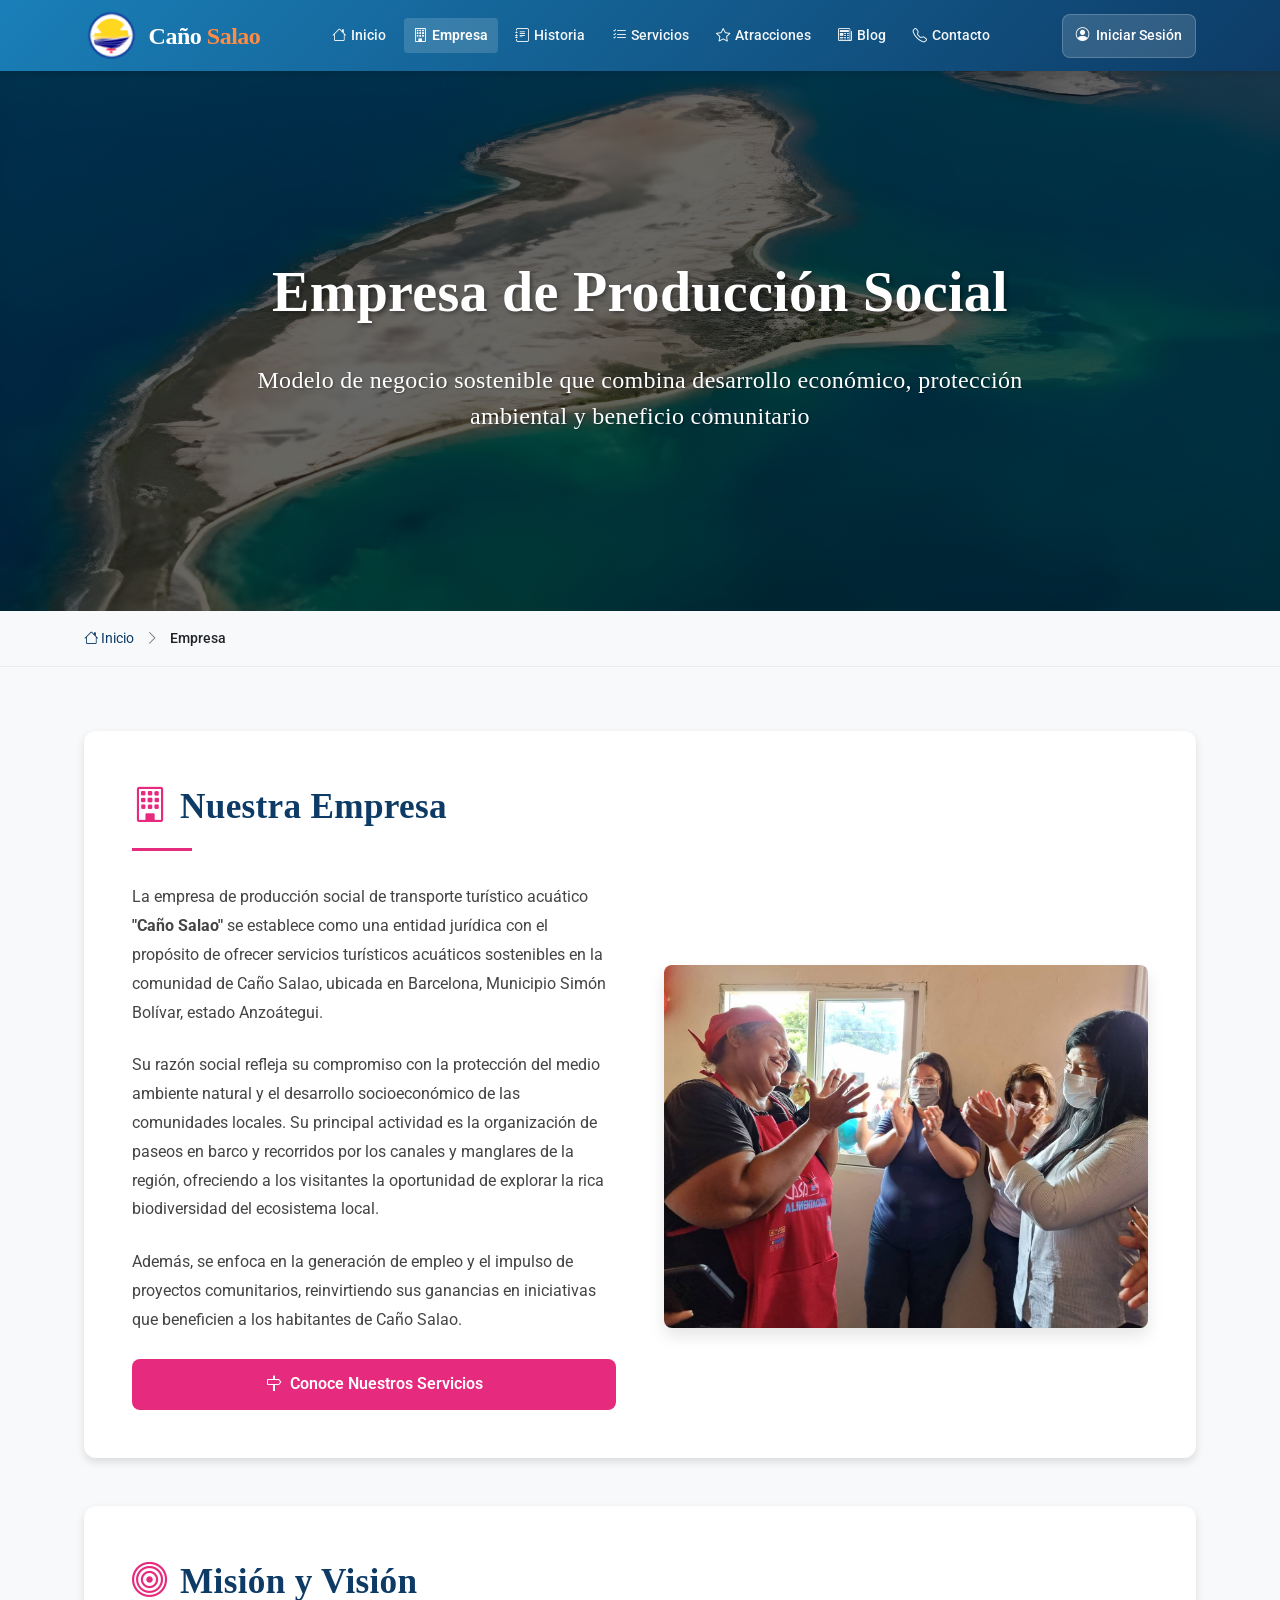
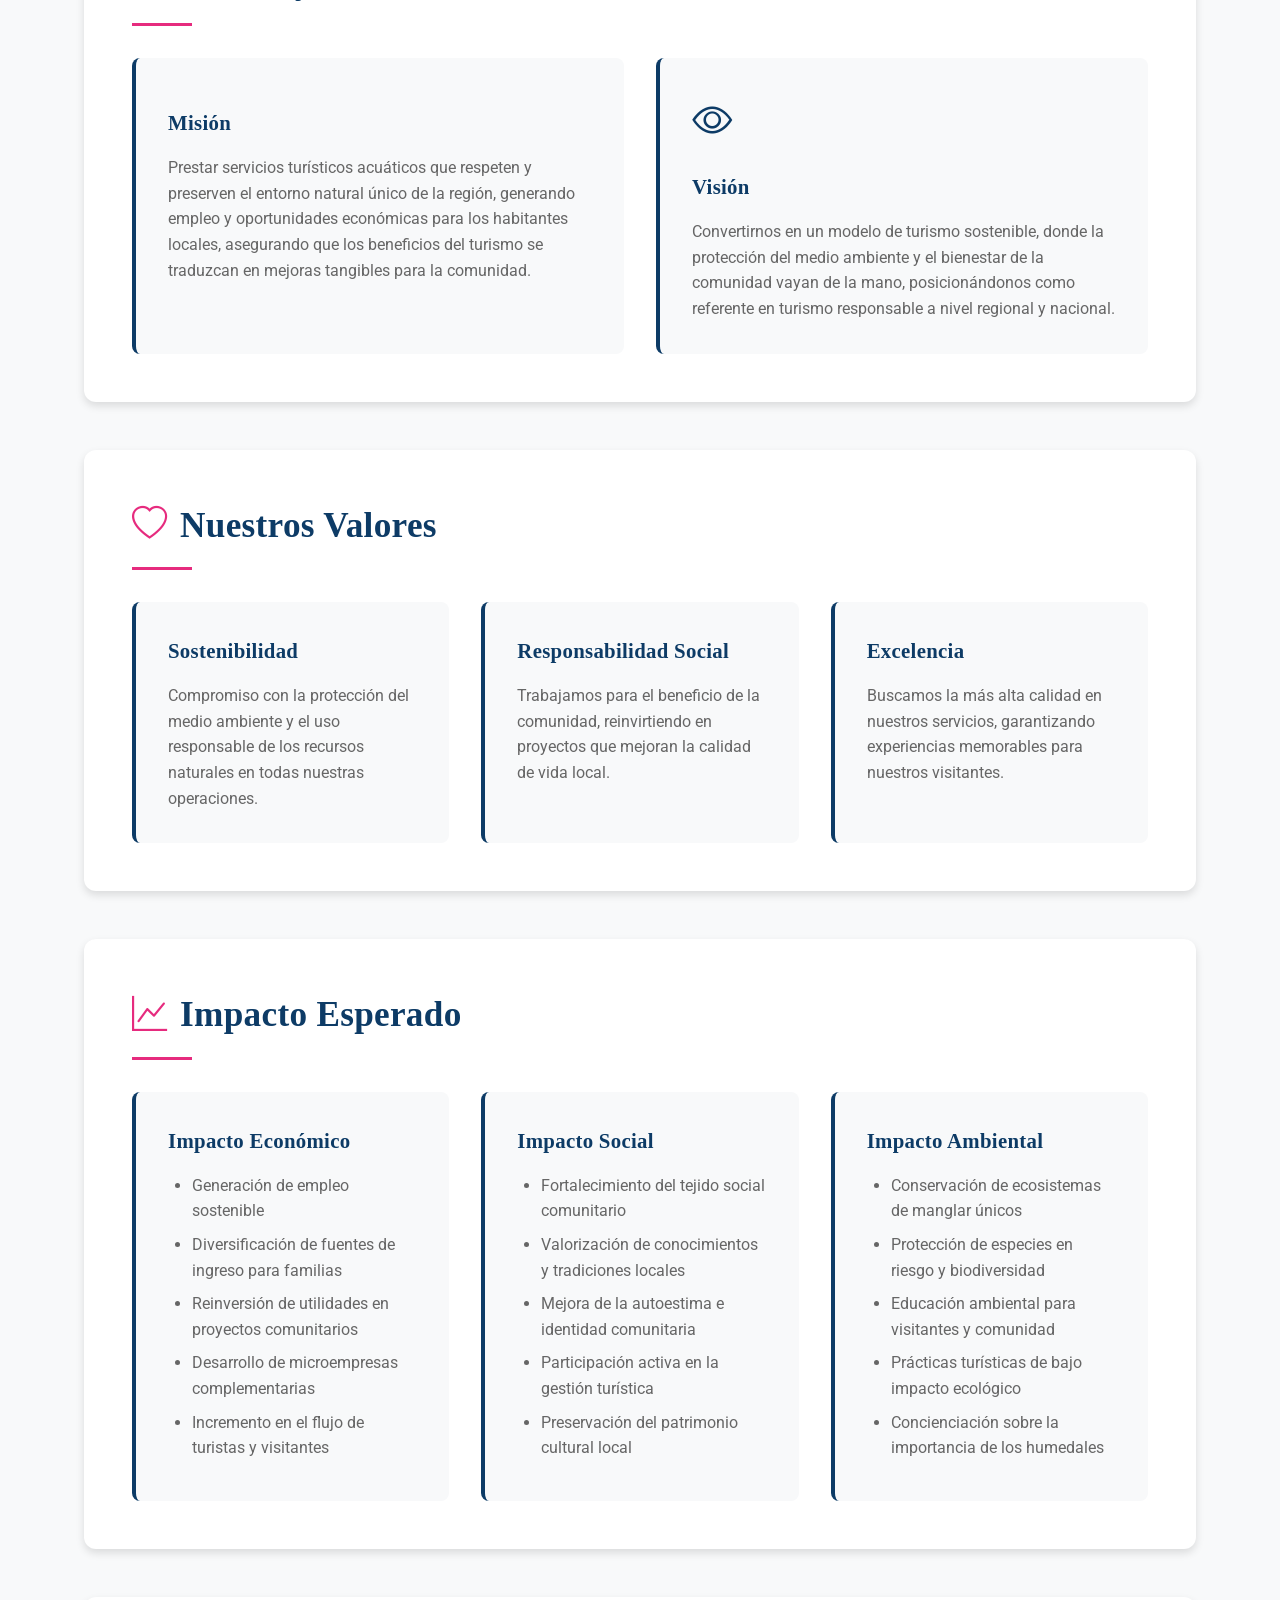
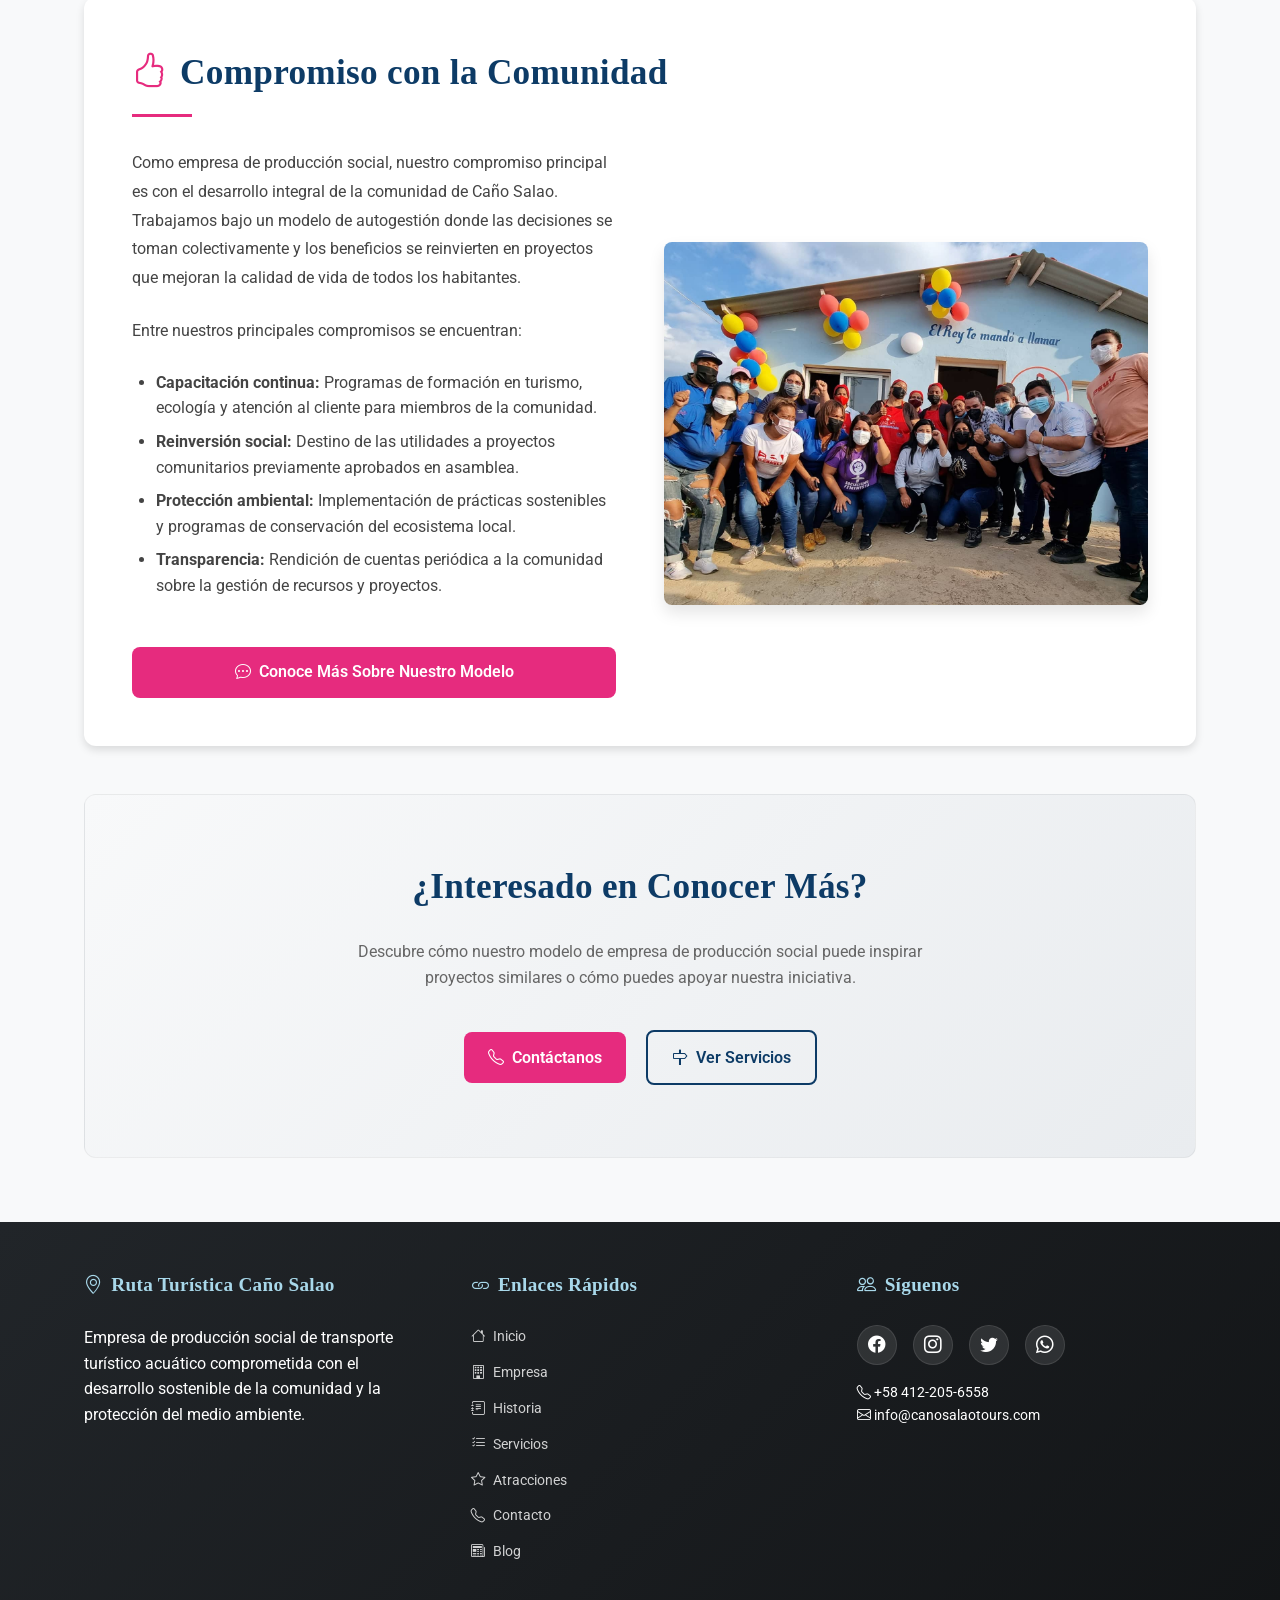
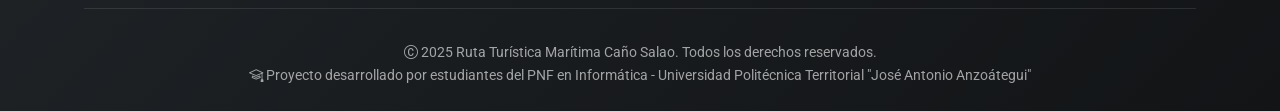
<file: Frontend/Pages/Empresa.html>
<!DOCTYPE html>
<html lang="es">
<head>
    <meta charset="UTF-8">
    <meta name="viewport" content="width=device-width, initial-scale=1.0, maximum-scale=5.0, user-scalable=yes">
    <title>Empresa de Producción Social - Ruta Turística Caño Salao | Turismo Sostenible</title>
    <meta name="description" content="Conoce nuestra empresa de producción social de transporte turístico acuático en Caño Salao, Barcelona, Venezuela. Modelo de negocio sostenible que beneficia a la comunidad.">
    <meta name="keywords" content="empresa Caño Salao, producción social, turismo sostenible, desarrollo comunitario, Barcelona Venezuela, empresa social turismo">
    <meta property="og:title" content="Empresa de Producción Social - Ruta Turística Caño Salao">
    <meta property="og:description" content="Modelo de negocio sostenible que combina desarrollo económico, protección ambiental y beneficio comunitario">
    <meta property="og:type" content="website">
    
    <!-- Favicon -->
    <link rel="icon" type="image/png" sizes="32x32" href="../media/Logo_cano_60.png">
    <link rel="icon" type="image/png" sizes="16x16" href="../media/Logo_cano_60.png">
    <link rel="apple-touch-icon" href="../media/Logo_cano_120.png">
    <meta name="theme-color" content="#0d3b66">
    
    <!-- FUENTES -->
    <link rel="preconnect" href="https://fonts.googleapis.com">
    <link rel="preconnect" href="https://fonts.gstatic.com" crossorigin>
    <link href="https://fonts.googleapis.com/css2?family=Roboto:wght@300;400;500;700&display=swap" rel="stylesheet">
    
    <!-- Bootstrap Icons -->
    <link rel="stylesheet" href="https://cdn.jsdelivr.net/npm/bootstrap-icons@1.11.1/font/bootstrap-icons.css">
    
    <style>
        /* ===== VARIABLES CSS ===== */
        :root {
            --color-primary: #0d3b66;
            --color-accent: #e62b7e;
            --color-light: #f8f9fa;
            --color-dark: #212529;
            --color-orange: #FF8C42;
            --shadow-sm: 0 2px 4px rgba(0,0,0,0.1);
            --shadow-md: 0 4px 8px rgba(0,0,0,0.12);
            --shadow-lg: 0 8px 16px rgba(0,0,0,0.1);
            --radius-sm: 4px;
            --radius-md: 8px;
            --radius-lg: 12px;
            --transition-fast: all 0.2s ease;
            --transition-normal: all 0.3s ease;
        }

        /* ===== RESET Y BASE ===== */
        * {
            margin: 0;
            padding: 0;
            box-sizing: border-box;
            -webkit-tap-highlight-color: rgba(0,0,0,0.1);
            -webkit-touch-callout: none;
        }

        html, body {
            width: 100%;
            overflow-x: hidden;
            touch-action: manipulation;
        }

        html {
            -webkit-text-size-adjust: 100%;
        }

        body {
            font-family: 'Roboto', sans-serif;
            line-height: 1.6;
            color: var(--color-dark);
            background-color: #fff;
            -webkit-font-smoothing: antialiased;
            -moz-osx-font-smoothing: grayscale;
            position: relative;
        }

        .times-font {
            font-family: 'Times New Roman', Times, serif;
            font-weight: 700;
            letter-spacing: 0.3px;
        }

        .text-orange {
            color: var(--color-orange);
        }

        .container {
            width: 90%;
            max-width: 1200px;
            margin: 0 auto;
            padding: 0 20px;
        }

        /* ===== LOADER ===== */
        #page-loader {
            position: fixed;
            top: 0;
            left: 0;
            width: 100%;
            height: 100%;
            background: white;
            display: flex;
            align-items: center;
            justify-content: center;
            z-index: 9999;
            transition: opacity 0.3s ease;
        }

        #page-loader.hidden {
            opacity: 0;
            visibility: hidden;
            pointer-events: none;
        }

        .loader-spinner {
            width: 40px;
            height: 40px;
            border: 3px solid #f3f3f3;
            border-top: 3px solid var(--color-primary);
            border-radius: 50%;
            animation: spin 1s linear infinite;
        }

        @keyframes spin {
            0% { transform: rotate(0deg); }
            100% { transform: rotate(360deg); }
        }

        /* ===== HEADER ===== */
        header {
            background: linear-gradient(135deg, #1a7fb8 0%, #0d3b66 100%);
            color: white;
            position: sticky;
            top: 0;
            z-index: 1000;
            box-shadow: var(--shadow-md);
            padding: 0.5rem 0;
        }

        .header-content {
            display: flex;
            justify-content: space-between;
            align-items: center;
            gap: 1rem;
        }

        .logo {
            display: flex;
            align-items: center;
            gap: 0.6rem;
            flex-shrink: 0;
            z-index: 1002;
        }

        .logo-img {
            width: 55px;
            height: 55px;
            object-fit: contain;
            border-radius: 50%;
            display: block;
            flex-shrink: 0;
        }

        .logo h1 {
            font-size: 1.5rem;
            font-weight: 800;
            color: white;
            letter-spacing: -0.5px;
            white-space: nowrap;
            margin: 0;
            line-height: 1;
        }

        /* Navegación desktop */
        .nav-center {
            flex: 1;
            display: flex;
            justify-content: center;
            align-items: center;
        }

        nav ul {
            display: flex;
            list-style: none;
            gap: 0.5rem;
            align-items: center;
            margin: 0;
            padding: 0;
            justify-content: center;
        }

        nav ul li a {
            color: rgba(255,255,255,0.95);
            text-decoration: none;
            font-weight: 500;
            padding: 0.4rem 0.6rem;
            border-radius: var(--radius-sm);
            display: flex;
            align-items: center;
            gap: 0.3rem;
            transition: var(--transition-fast);
            font-size: 0.9rem;
            white-space: nowrap;
        }

        nav ul li a:hover,
        nav ul li a.active {
            background: rgba(255,255,255,0.15);
            color: white;
        }

        nav ul li a.active {
            font-weight: 600;
        }

        /* Sección de autenticación */
        .auth-section {
            display: flex;
            align-items: center;
            justify-content: flex-end;
            flex-shrink: 0;
            z-index: 1002;
        }

        .user-menu-container {
            position: relative;
            z-index: 1002;
        }

        .login-btn {
            display: flex;
            align-items: center;
            gap: 0.4rem;
            background: rgba(255,255,255,0.15);
            color: white;
            padding: 0.4rem 0.8rem;
            border-radius: var(--radius-md);
            text-decoration: none;
            font-weight: 500;
            transition: var(--transition-fast);
            border: 1px solid rgba(255,255,255,0.2);
            font-size: 0.85rem;
            white-space: nowrap;
            min-height: 44px;
        }

        .login-btn:hover {
            background: rgba(255,255,255,0.25);
        }

        .logged-user {
            display: flex;
            align-items: center;
            gap: 8px;
            cursor: pointer;
            padding: 4px 8px;
            border-radius: 6px;
            transition: background-color 0.2s ease;
            min-height: 44px;
        }

        .logged-user:hover {
            background-color: rgba(255,255,255,0.1);
        }

        .user-avatar {
            width: 35px;
            height: 35px;
            border-radius: 50%;
            background: linear-gradient(135deg, #3498db, #2c3e50);
            color: white;
            display: flex;
            align-items: center;
            justify-content: center;
            font-weight: bold;
            font-size: 16px;
            flex-shrink: 0;
            border: 2px solid rgba(255,255,255,0.3);
        }

        .user-info {
            display: flex;
            flex-direction: column;
            gap: 2px;
        }

        .user-name {
            font-size: 0.85rem;
            font-weight: 600;
            color: white;
            white-space: nowrap;
            max-width: 120px;
            overflow: hidden;
            text-overflow: ellipsis;
        }

        .user-role {
            font-size: 0.7rem;
            color: rgba(255,255,255,0.8);
            background: rgba(255,255,255,0.1);
            padding: 1px 6px;
            border-radius: 10px;
            display: inline-block;
        }

        .user-role.admin {
            background: linear-gradient(135deg, #e74c3c, #c0392b);
            color: white;
        }

        .user-dropdown-menu {
            position: absolute;
            top: 100%;
            right: 0;
            background: white;
            border-radius: 8px;
            box-shadow: 0 4px 12px rgba(0,0,0,0.15);
            min-width: 220px;
            z-index: 1001;
            overflow: hidden;
            margin-top: 5px;
            display: none;
            border: 1px solid #eee;
        }

        .user-dropdown-menu.show {
            display: block;
        }

        .user-dropdown-header {
            padding: 12px 15px;
            background: linear-gradient(135deg, #1a7fb8, #0d3b66);
            color: white;
            border-bottom: 1px solid rgba(255,255,255,0.1);
        }

        .user-dropdown-email {
            font-size: 0.85rem;
            color: rgba(255,255,255,0.9);
            margin-top: 2px;
        }

        .user-dropdown-menu a {
            display: flex;
            align-items: center;
            gap: 10px;
            padding: 12px 15px;
            color: #333;
            text-decoration: none;
            border-bottom: 1px solid #eee;
            transition: background 0.2s;
            font-size: 14px;
            cursor: pointer;
        }

        .user-dropdown-menu a:hover {
            background: #f5f5f5;
        }

        .user-dropdown-menu a:last-child {
            border-bottom: none;
            color: #e74c3c;
        }

        .admin-badge {
            background: linear-gradient(135deg, #e74c3c, #c0392b);
            color: white;
            padding: 2px 8px;
            border-radius: 12px;
            font-size: 11px;
            font-weight: bold;
            margin-left: auto;
        }

        /* Botón menú móvil */
        .menu-toggle {
            display: none;
            background: none;
            border: none;
            color: white;
            font-size: 1.8rem;
            cursor: pointer;
            padding: 0.5rem;
            flex-shrink: 0;
            z-index: 1002;
            min-width: 44px;
            min-height: 44px;
            align-items: center;
            justify-content: center;
        }

        .mobile-menu-overlay {
            display: none;
            position: fixed;
            top: 0;
            left: 0;
            width: 100%;
            height: 100%;
            background: rgba(0,0,0,0.5);
            z-index: 999;
            opacity: 0;
            transition: opacity 0.3s ease;
        }

        .mobile-menu-overlay.active {
            display: block;
            opacity: 1;
        }

        .mobile-menu-container {
            position: fixed;
            top: 0;
            right: -100%;
            width: 85%;
            max-width: 300px;
            height: 100%;
            background: linear-gradient(135deg, #1a7fb8 0%, #0d3b66 100%);
            z-index: 1000;
            overflow-y: auto;
            transition: right 0.3s ease;
            box-shadow: -2px 0 10px rgba(0,0,0,0.3);
            -webkit-overflow-scrolling: touch;
        }

        .mobile-menu-container.active {
            right: 0;
        }

        .mobile-menu-header {
            padding: 1rem;
            border-bottom: 1px solid rgba(255,255,255,0.1);
            display: flex;
            justify-content: space-between;
            align-items: center;
            background: rgba(0,0,0,0.1);
        }

        .mobile-menu-close {
            background: none;
            border: none;
            color: white;
            font-size: 1.8rem;
            cursor: pointer;
            padding: 0.5rem;
            min-width: 44px;
            min-height: 44px;
            display: flex;
            align-items: center;
            justify-content: center;
        }

        .mobile-menu-nav {
            padding: 1rem 0;
        }

        .mobile-menu-nav ul {
            list-style: none;
            padding: 0;
            margin: 0;
            display: flex;
            flex-direction: column;
        }

        .mobile-menu-nav li {
            border-bottom: 1px solid rgba(255,255,255,0.1);
            width: 100%;
        }

        .mobile-menu-nav a {
            display: flex;
            align-items: center;
            gap: 1rem;
            padding: 1rem 1.5rem;
            color: white;
            text-decoration: none;
            font-size: 1.1rem;
            transition: background 0.2s ease;
            width: 100%;
            min-height: 44px;
        }

        .mobile-menu-nav a.active {
            background: rgba(255,255,255,0.15);
            font-weight: 600;
        }

        /* ===== HERO ===== */
        .page-hero {
            min-height: 60vh;
            display: flex;
            align-items: center;
            justify-content: center;
            text-align: center;
            color: white;
            padding: 4rem 1rem;
            position: relative;
            overflow: hidden;
            background-image: linear-gradient(rgba(0,0,0,0.6), rgba(0,0,0,0.6)), url('../media/isla.jpg');
            background-size: cover;
            background-position: center;
            background-repeat: no-repeat;
        }

        .page-hero .container {
            position: relative;
            z-index: 2;
            max-width: 1000px;
        }

        .page-hero h1 {
            font-size: clamp(2.5rem, 5vw, 3.5rem);
            margin-bottom: 1.5rem;
            color: white;
            text-shadow: 2px 2px 4px rgba(0,0,0,0.4);
        }

        .page-hero .hero-subtitle {
            font-size: clamp(1.1rem, 2.5vw, 1.5rem);
            max-width: 800px;
            margin: 0 auto;
            color: white;
            text-shadow: 1px 1px 2px rgba(0,0,0,0.3);
            line-height: 1.5;
            font-weight: 400;
        }

        /* ===== BREADCRUMB ===== */
        .breadcrumb {
            background: var(--color-light);
            padding: 1rem 0;
            font-size: 0.9rem;
            border-bottom: 1px solid rgba(0,0,0,0.05);
        }

        .breadcrumb a {
            color: var(--color-primary);
            text-decoration: none;
            transition: var(--transition-fast);
        }

        .breadcrumb a:hover {
            color: var(--color-accent);
        }

        .breadcrumb span {
            color: var(--color-dark);
            font-weight: 500;
        }

        /* ===== BOTONES ===== */
        .btn {
            display: inline-flex;
            align-items: center;
            justify-content: center;
            gap: 0.5rem;
            background: var(--color-accent);
            color: white;
            padding: 0.8rem 1.5rem;
            border-radius: var(--radius-md);
            text-decoration: none;
            font-weight: 600;
            border: none;
            cursor: pointer;
            transition: var(--transition-normal);
            font-size: 1rem;
            min-height: 44px;
        }

        .btn:hover {
            background: #d81b60;
            transform: translateY(-2px);
            box-shadow: var(--shadow-lg);
        }

        .btn.outline {
            background: transparent;
            border: 2px solid var(--color-primary);
            color: var(--color-primary);
        }

        .btn.outline:hover {
            background: var(--color-primary);
            color: white;
        }

        /* ===== CONTENIDO PRINCIPAL ===== */
        .page-content {
            padding: 4rem 0;
            background: var(--color-light);
        }

        .content-block {
            background: white;
            border-radius: var(--radius-lg);
            padding: 3rem;
            margin-bottom: 3rem;
            box-shadow: var(--shadow-md);
        }

        .content-block:hover {
            box-shadow: var(--shadow-lg);
        }

        .content-block h2 {
            color: var(--color-primary);
            margin-bottom: 2rem;
            font-size: clamp(1.8rem, 3vw, 2.2rem);
            position: relative;
            padding-bottom: 1rem;
            display: flex;
            align-items: center;
            gap: 0.8rem;
        }

        .content-block h2:after {
            content: '';
            position: absolute;
            bottom: 0;
            left: 0;
            width: 60px;
            height: 3px;
            background: var(--color-accent);
        }

        .content-block h2 i {
            color: var(--color-accent);
        }

        /* ===== HISTORIA CONTENT ===== */
        .history-content {
            display: grid;
            grid-template-columns: 1fr 1fr;
            gap: 3rem;
            align-items: center;
        }

        .history-text {
            display: flex;
            flex-direction: column;
            gap: 1.5rem;
        }

        .history-text p {
            color: #444;
            line-height: 1.8;
        }

        .history-text ul {
            padding-left: 1.5rem;
            color: #444;
        }

        .history-text li {
            margin-bottom: 0.5rem;
        }

        .history-image {
            border-radius: var(--radius-md);
            overflow: hidden;
            box-shadow: var(--shadow-lg);
            transition: var(--transition-normal);
        }

        .history-image:hover {
            transform: translateY(-5px);
            box-shadow: var(--shadow-lg);
        }

        .history-image img {
            width: 100%;
            height: auto;
            display: block;
            transition: transform 0.6s ease;
        }

        .history-image:hover img {
            transform: scale(1.05);
        }

        /* ===== CONTENT GRID ===== */
        .content-grid {
            display: grid;
            grid-template-columns: repeat(auto-fit, minmax(280px, 1fr));
            gap: 2rem;
        }

        .service-item {
            background: var(--color-light);
            border-radius: var(--radius-md);
            padding: 2rem;
            transition: var(--transition-normal);
            border-left: 4px solid var(--color-primary);
        }

        .service-item:hover {
            transform: translateY(-5px);
            box-shadow: var(--shadow-md);
            border-left-color: var(--color-accent);
        }

        .service-icon {
            font-size: 2.5rem;
            margin-bottom: 1rem;
            color: var(--color-primary);
        }

        .service-item h3 {
            color: var(--color-primary);
            margin-bottom: 1rem;
            font-size: 1.3rem;
            display: flex;
            align-items: center;
            gap: 0.5rem;
        }

        .service-item p, 
        .service-item ul {
            color: #666;
            line-height: 1.6;
        }

        .service-item ul {
            padding-left: 1.5rem;
        }

        .service-item li {
            margin-bottom: 0.5rem;
        }

        /* ===== FACTIBLE FEATURES ===== */
        .factible-features {
            display: grid;
            grid-template-columns: repeat(auto-fit, minmax(250px, 1fr));
            gap: 2rem;
        }

        .factible-feature {
            text-align: center;
            padding: 2rem 1.5rem;
            background: white;
            border-radius: var(--radius-md);
            box-shadow: var(--shadow-sm);
            transition: var(--transition-normal);
            border: 1px solid rgba(0,0,0,0.05);
        }

        .factible-feature:hover {
            transform: translateY(-8px);
            box-shadow: var(--shadow-lg);
            border-color: var(--color-accent);
        }

        .factible-icon {
            font-size: 2.8rem;
            margin-bottom: 1.5rem;
            color: var(--color-primary);
            transition: var(--transition-normal);
        }

        .factible-feature:hover .factible-icon {
            transform: scale(1.1) rotate(5deg);
            color: var(--color-accent);
        }

        .factible-feature h3 {
            color: var(--color-primary);
            margin-bottom: 1rem;
            font-size: 1.2rem;
        }

        .factible-feature p {
            color: #666;
            line-height: 1.6;
        }

        /* ===== CTA BLOCK ===== */
        .cta-block {
            text-align: center;
            background: linear-gradient(135deg, var(--color-light), #e9ecef);
            padding: 4rem;
            border-radius: var(--radius-lg);
            margin-top: 2rem;
            border: 1px solid rgba(0,0,0,0.05);
        }

        .cta-block h2 {
            color: var(--color-primary);
            margin-bottom: 1.5rem;
            font-size: clamp(1.8rem, 3vw, 2.2rem);
        }

        .cta-block p {
            max-width: 600px;
            margin: 0 auto 2rem;
            color: #666;
        }

        /* ===== ALERTAS ===== */
        .site-alert {
            position: fixed;
            top: 80px;
            right: 20px;
            padding: 12px 20px;
            border-radius: 6px;
            z-index: 9998;
            max-width: 300px;
            display: none;
            animation: slideInRight 0.3s ease;
        }

        .site-alert.success {
            background: #d4edda;
            border: 1px solid #c3e6cb;
            color: #155724;
        }

        .site-alert.error {
            background: #f8d7da;
            border: 1px solid #f5c6cb;
            color: #721c24;
        }

        .site-alert.info {
            background: #d1ecf1;
            border: 1px solid #bee5eb;
            color: #0c5460;
        }

        .site-alert.warning {
            background: #fff3cd;
            border: 1px solid #ffeaa7;
            color: #856404;
        }

        @keyframes slideInRight {
            from { transform: translateX(100%); opacity: 0; }
            to { transform: translateX(0); opacity: 1; }
        }

        /* ===== FOOTER ===== */
        footer {
            background: linear-gradient(135deg, #212529 0%, #121416 100%);
            color: white;
            padding: 3rem 0 1.5rem;
        }

        .footer-content {
            display: grid;
            grid-template-columns: repeat(auto-fit, minmax(250px, 1fr));
            gap: 3rem;
            margin-bottom: 2rem;
        }

        .footer-column h3 {
            color: #a8d8ea;
            margin-bottom: 1.5rem;
            display: flex;
            align-items: center;
            gap: 0.5rem;
            font-size: 1.2rem;
        }

        .footer-links {
            list-style: none;
        }

        .footer-links li {
            margin-bottom: 0.8rem;
        }

        .footer-links a {
            color: rgba(255,255,255,0.8);
            text-decoration: none;
            display: flex;
            align-items: center;
            gap: 0.5rem;
            transition: var(--transition-fast);
            font-size: 0.9rem;
        }

        .footer-links a:hover {
            color: #a8d8ea;
            transform: translateX(5px);
        }

        .social-links {
            display: flex;
            gap: 1rem;
            flex-wrap: wrap;
        }

        .social-icon {
            width: 40px;
            height: 40px;
            background: rgba(255,255,255,0.1);
            border-radius: 50%;
            display: flex;
            align-items: center;
            justify-content: center;
            color: white;
            text-decoration: none;
            transition: var(--transition-normal);
            border: 1px solid rgba(255,255,255,0.1);
            font-size: 1.1rem;
        }

        .social-icon:hover {
            background: var(--color-accent);
            transform: translateY(-3px);
        }

        .copyright {
            text-align: center;
            padding-top: 2rem;
            border-top: 1px solid rgba(255,255,255,0.1);
            color: rgba(255,255,255,0.6);
            font-size: 0.9rem;
        }

        /* ===== RESPONSIVE ===== */
        @media (max-width: 992px) {
            .page-hero h1 {
                font-size: 2.8rem;
            }
            .page-hero .hero-subtitle {
                font-size: 1.3rem;
            }
            .content-block {
                padding: 2rem;
            }
            .content-block h2 {
                font-size: 2rem;
            }
        }

        @media (max-width: 768px) {
            .menu-toggle {
                display: flex !important;
            }
            
            .nav-center {
                display: none !important;
            }
            
            .logo h1 {
                font-size: 1.4rem;
            }
            
            .user-info {
                display: none;
            }
            
            .page-hero {
                min-height: 50vh;
                padding: 3rem 1rem;
            }
            
            .page-hero h1 {
                font-size: 2.2rem;
            }
            
            .page-hero .hero-subtitle {
                font-size: 1.1rem;
            }
            
            .history-content {
                grid-template-columns: 1fr;
                gap: 2rem;
            }
            
            .content-grid,
            .factible-features {
                grid-template-columns: 1fr;
                gap: 1.5rem;
            }
            
            .cta-block {
                padding: 2.5rem 1.5rem;
            }
            
            .footer-content {
                grid-template-columns: 1fr;
                text-align: center;
            }
            
            .footer-column h3 {
                justify-content: center;
            }
            
            .footer-links a {
                justify-content: center;
            }
            
            .social-links {
                justify-content: center;
            }
        }

        @media (max-width: 576px) {
            .logo-img {
                width: 40px;
                height: 40px;
            }
            
            .logo h1 {
                font-size: 1.3rem;
            }
            
            .page-hero h1 {
                font-size: 1.8rem;
            }
            
            .page-hero .hero-subtitle {
                font-size: 1rem;
            }
            
            .content-block {
                padding: 1.5rem;
            }
            
            .content-block h2 {
                font-size: 1.5rem;
            }
            
            .btn {
                padding: 0.7rem 1.2rem;
                font-size: 0.9rem;
            }
        }

        /* ===== SIN ANIMACIONES ===== */
        .content-block {
            opacity: 1;
            transform: none;
        }

        /* ===== CORRECCIONES TÁCTILES ===== */
        @media (hover: none) and (pointer: coarse) {
            button:active, 
            .btn:active, 
            .login-btn:active,
            .menu-toggle:active,
            .mobile-menu-close:active,
            .social-icon:active {
                transform: scale(0.98) !important;
                transition: transform 0.1s ease !important;
                opacity: 0.9;
            }
            
            .mobile-menu-nav a:active {
                background: rgba(255,255,255,0.2) !important;
            }
            
            .btn:hover,
            .social-icon:hover,
            .service-item:hover,
            .factible-feature:hover,
            .history-image:hover {
                transform: none !important;
            }
        }

        /* ===== CORRECCIONES iOS ===== */
        @supports (-webkit-touch-callout: none) {
            .page-hero {
                background-attachment: scroll;
            }
            
            input,
            textarea,
            select {
                font-size: 16px !important;
            }
        }
    </style>
</head>
<body>
    <!-- Sistema de alertas -->
    <div id="site-alert" class="site-alert"></div>
    
    <!-- Loader -->
    <div id="page-loader">
        <div class="loader-spinner"></div>
    </div>

    <!-- Header -->
    <header>
        <div class="container">
            <div class="header-content">
                <div class="logo">
                    <img 
                        src="../media/Logo_cano_60.png" 
                        srcset="../media/Logo_cano_60.png 1x, ../media/Logo_cano_120.png 2x" 
                        alt="Logo Caño Salao" 
                        class="logo-img"
                        width="55" 
                        height="55"
                        loading="eager"
                    >
                    <h1 class="times-font">Caño <span class="text-orange">Salao</span></h1>
                </div>

                <!-- Navegación desktop -->
                <div class="nav-center">
                    <nav>
                        <ul id="main-navigation">
                            <li><a href="../index.html"><i class="bi bi-house"></i> Inicio</a></li>
                            <li><a href="Empresa.html" class="active"><i class="bi bi-building"></i> Empresa</a></li>
                            <li><a href="Historia.html"><i class="bi bi-journal-text"></i> Historia</a></li>
                            <li><a href="Servicios.html"><i class="bi bi-list-check"></i> Servicios</a></li>
                            <li><a href="Atracciones.html"><i class="bi bi-star"></i> Atracciones</a></li>
                            <li><a href="blog.html"><i class="bi bi-newspaper"></i> Blog</a></li>
                            <li><a href="Contacto.html"><i class="bi bi-telephone"></i> Contacto</a></li>
                        </ul>
                    </nav>
                </div>

                <!-- Sistema de usuario -->
                <div class="auth-section">
                    <div class="user-menu-container" id="user-menu-container">
                        <a href="login.html" class="login-btn" id="login-btn">
                            <i class="bi bi-person-circle"></i> <span id="login-text">Iniciar Sesión</span>
                        </a>
                        
                        <div class="logged-user" id="logged-user" style="display: none;">
                            <div class="user-avatar" id="user-avatar" aria-label="Menú de usuario" role="button" tabindex="0">U</div>
                            <div class="user-info">
                                <div class="user-name" id="user-name">Usuario</div>
                                <div class="user-role" id="user-role">user</div>
                            </div>
                        </div>
                    </div>
                </div>

                <!-- Botón menú móvil -->
                <button class="menu-toggle" id="mobile-menu-toggle" aria-label="Abrir menú">
                    <i class="bi bi-list"></i>
                </button>
            </div>
        </div>
    </header>

    <!-- Menú móvil -->
    <div class="mobile-menu-overlay" id="mobile-menu-overlay"></div>
    <div class="mobile-menu-container" id="mobile-menu-container">
        <div class="mobile-menu-header">
            <div class="logo">
                <img src="../media/Logo_cano_60.png" alt="Logo Caño Salao" class="logo-img" width="35" height="35">
                <h2 class="times-font">Caño <span class="text-orange">Salao</span></h2>
            </div>
            <button class="mobile-menu-close" id="mobile-menu-close" aria-label="Cerrar menú">
                <i class="bi bi-x-lg"></i>
            </button>
        </div>
        
        <nav class="mobile-menu-nav">
            <ul>
                <li><a href="../index.html"><i class="bi bi-house"></i> Inicio</a></li>
                <li><a href="Empresa.html" class="active"><i class="bi bi-building"></i> Empresa</a></li>
                <li><a href="Historia.html"><i class="bi bi-journal-text"></i> Historia</a></li>
                <li><a href="Servicios.html"><i class="bi bi-list-check"></i> Servicios</a></li>
                <li><a href="Atracciones.html"><i class="bi bi-star"></i> Atracciones</a></li>
                <li><a href="Contacto.html"><i class="bi bi-telephone"></i> Contacto</a></li>
                <li><a href="blog.html"><i class="bi bi-newspaper"></i> Blog</a></li>
                <li id="mobile-user-menu" style="display: none;">
                    <a href="usuario.html"><i class="bi bi-person-circle"></i> Mi Cuenta</a>
                </li>
                <li><a href="login.html" id="mobile-login-link"><i class="bi bi-person-circle"></i> Iniciar Sesión</a></li>
            </ul>
        </nav>
    </div>

    <!-- Hero Section -->
    <section class="page-hero">
        <div class="container">
            <h1 class="times-font">Empresa de Producción Social</h1>
            <p class="times-font hero-subtitle">
                Modelo de negocio sostenible que combina desarrollo económico, protección ambiental y beneficio comunitario
            </p>
        </div>
    </section>

    <!-- Breadcrumb -->
    <section class="breadcrumb">
        <div class="container">
            <a href="../index.html"><i class="bi bi-house"></i> Inicio</a> 
            <i class="bi bi-chevron-right" style="margin: 0 0.5rem; opacity: 0.6;"></i> 
            <span>Empresa</span>
        </div>
    </section>

    <!-- Page Content -->
    <section class="page-content">
        <div class="container">
            <!-- Introducción a la Empresa -->
            <div class="content-block">
                <h2 class="times-font"><i class="bi bi-building"></i> Nuestra Empresa</h2>
                <div class="history-content">
                    <div class="history-text">
                        <p>La empresa de producción social de transporte turístico acuático <strong>"Caño Salao"</strong> se establece como una entidad jurídica con el propósito de ofrecer servicios turísticos acuáticos sostenibles en la comunidad de Caño Salao, ubicada en Barcelona, Municipio Simón Bolívar, estado Anzoátegui.</p>
                        
                        <p>Su razón social refleja su compromiso con la protección del medio ambiente natural y el desarrollo socioeconómico de las comunidades locales. Su principal actividad es la organización de paseos en barco y recorridos por los canales y manglares de la región, ofreciendo a los visitantes la oportunidad de explorar la rica biodiversidad del ecosistema local.</p>
                        
                        <p>Además, se enfoca en la generación de empleo y el impulso de proyectos comunitarios, reinvirtiendo sus ganancias en iniciativas que beneficien a los habitantes de Caño Salao.</p>
                        
                        <a href="Servicios.html" class="btn">
                            <i class="bi bi-signpost"></i> Conoce Nuestros Servicios
                        </a>
                    </div>
                    <div class="history-image">
                        <img src="../media/empresad.jpg" alt="Nuestra empresa de producción social" loading="lazy">
                    </div>
                </div>
            </div>

            <!-- Misión y Visión -->
            <div class="content-block">
                <h2 class="times-font"><i class="bi bi-bullseye"></i> Misión y Visión</h2>
                <div class="content-grid">
                    <div class="service-item">
                        <div class="service-icon">
                            <i class="bi bi-target"></i>
                        </div>
                        <h3 class="times-font">Misión</h3>
                        <p>Prestar servicios turísticos acuáticos que respeten y preserven el entorno natural único de la región, generando empleo y oportunidades económicas para los habitantes locales, asegurando que los beneficios del turismo se traduzcan en mejoras tangibles para la comunidad.</p>
                    </div>
                    <div class="service-item">
                        <div class="service-icon">
                            <i class="bi bi-eye"></i>
                        </div>
                        <h3 class="times-font">Visión</h3>
                        <p>Convertirnos en un modelo de turismo sostenible, donde la protección del medio ambiente y el bienestar de la comunidad vayan de la mano, posicionándonos como referente en turismo responsable a nivel regional y nacional.</p>
                    </div>
                </div>
            </div>
            
            <!-- Valores Corporativos -->
            <div class="content-block">
                <h2 class="times-font"><i class="bi bi-heart"></i> Nuestros Valores</h2>
                <div class="content-grid">
                    <div class="service-item">
                        <h3 class="times-font">Sostenibilidad</h3>
                        <p>Compromiso con la protección del medio ambiente y el uso responsable de los recursos naturales en todas nuestras operaciones.</p>
                    </div>
                    <div class="service-item">
                        <h3 class="times-font">Responsabilidad Social</h3>
                        <p>Trabajamos para el beneficio de la comunidad, reinvirtiendo en proyectos que mejoran la calidad de vida local.</p>
                    </div>
                    <div class="service-item">
                        <h3 class="times-font">Excelencia</h3>
                        <p>Buscamos la más alta calidad en nuestros servicios, garantizando experiencias memorables para nuestros visitantes.</p>
                    </div>
                </div>
            </div>

            <!-- Impacto Esperado -->
            <div class="content-block">
                <h2 class="times-font"><i class="bi bi-graph-up"></i> Impacto Esperado</h2>
                <div class="content-grid">
                    <div class="service-item">
                        <h3 class="times-font">Impacto Económico</h3>
                        <ul>
                            <li>Generación de empleo sostenible</li>
                            <li>Diversificación de fuentes de ingreso para familias</li>
                            <li>Reinversión de utilidades en proyectos comunitarios</li>
                            <li>Desarrollo de microempresas complementarias</li>
                            <li>Incremento en el flujo de turistas y visitantes</li>
                        </ul>
                    </div>
                    <div class="service-item">
                        <h3 class="times-font">Impacto Social</h3>
                        <ul>
                            <li>Fortalecimiento del tejido social comunitario</li>
                            <li>Valorización de conocimientos y tradiciones locales</li>
                            <li>Mejora de la autoestima e identidad comunitaria</li>
                            <li>Participación activa en la gestión turística</li>
                            <li>Preservación del patrimonio cultural local</li>
                        </ul>
                    </div>
                    <div class="service-item">
                        <h3 class="times-font">Impacto Ambiental</h3>
                        <ul>
                            <li>Conservación de ecosistemas de manglar únicos</li>
                            <li>Protección de especies en riesgo y biodiversidad</li>
                            <li>Educación ambiental para visitantes y comunidad</li>
                            <li>Prácticas turísticas de bajo impacto ecológico</li>
                            <li>Concienciación sobre la importancia de los humedales</li>
                        </ul>
                    </div>
                </div>
            </div>

            <!-- Compromiso con la Comunidad -->
            <div class="content-block">
                <h2 class="times-font"><i class="bi bi-hand-thumbs-up"></i> Compromiso con la Comunidad</h2>
                <div class="history-content">
                    <div class="history-text">
                        <p>Como empresa de producción social, nuestro compromiso principal es con el desarrollo integral de la comunidad de Caño Salao. Trabajamos bajo un modelo de autogestión donde las decisiones se toman colectivamente y los beneficios se reinvierten en proyectos que mejoran la calidad de vida de todos los habitantes.</p>
                        
                        <p>Entre nuestros principales compromisos se encuentran:</p>
                        
                        <ul>
                            <li><strong>Capacitación continua:</strong> Programas de formación en turismo, ecología y atención al cliente para miembros de la comunidad.</li>
                            <li><strong>Reinversión social:</strong> Destino de las utilidades a proyectos comunitarios previamente aprobados en asamblea.</li>
                            <li><strong>Protección ambiental:</strong> Implementación de prácticas sostenibles y programas de conservación del ecosistema local.</li>
                            <li><strong>Transparencia:</strong> Rendición de cuentas periódica a la comunidad sobre la gestión de recursos y proyectos.</li>
                        </ul>
                        
                        <a href="Contacto.html" class="btn" style="margin-top: 1rem;">
                            <i class="bi bi-chat-dots"></i> Conoce Más Sobre Nuestro Modelo
                        </a>
                    </div>
                    <div class="history-image">
                        <img src="../media/escuela.jpg" alt="Comunidad de Caño Salao trabajando junta" loading="lazy">
                    </div>
                </div>
            </div>

            <!-- Llamada a la Acción -->
            <div class="cta-block">
                <h2 class="times-font">¿Interesado en Conocer Más?</h2>
                <p>
                    Descubre cómo nuestro modelo de empresa de producción social puede inspirar proyectos similares o cómo puedes apoyar nuestra iniciativa.
                </p>
                <div>
                    <a href="Contacto.html" class="btn" style="margin: 0.5rem;">
                        <i class="bi bi-telephone"></i> Contáctanos
                    </a>
                    <a href="Servicios.html" class="btn outline" style="margin: 0.5rem;">
                        <i class="bi bi-signpost"></i> Ver Servicios
                    </a>
                </div>
            </div>
        </div>
    </section>

    <!-- Footer -->
    <footer>
        <div class="container">
            <div class="footer-content">
                <div class="footer-column">
                    <h3 class="times-font"><i class="bi bi-geo-alt"></i> Ruta Turística Caño Salao</h3>
                    <p>Empresa de producción social de transporte turístico acuático comprometida con el desarrollo sostenible de la comunidad y la protección del medio ambiente.</p>
                </div>
                <div class="footer-column">
                    <h3 class="times-font"><i class="bi bi-link"></i> Enlaces Rápidos</h3>
                    <ul class="footer-links">
                        <li><a href="../index.html"><i class="bi bi-house"></i> Inicio</a></li>
                        <li><a href="Empresa.html"><i class="bi bi-building"></i> Empresa</a></li>
                        <li><a href="Historia.html"><i class="bi bi-journal-text"></i> Historia</a></li>
                        <li><a href="Servicios.html"><i class="bi bi-list-check"></i> Servicios</a></li>
                        <li><a href="Atracciones.html"><i class="bi bi-star"></i> Atracciones</a></li>
                        <li><a href="Contacto.html"><i class="bi bi-telephone"></i> Contacto</a></li>
                        <li><a href="blog.html"><i class="bi bi-newspaper"></i> Blog</a></li>
                    </ul>
                </div>
                <div class="footer-column">
                    <h3 class="times-font"><i class="bi bi-people"></i> Síguenos</h3>
                    <div class="social-links">
                        <a href="#" class="social-icon"><i class="bi bi-facebook"></i></a>
                        <a href="#" class="social-icon"><i class="bi bi-instagram"></i></a>
                        <a href="#" class="social-icon"><i class="bi bi-twitter"></i></a>
                        <a href="#" class="social-icon"><i class="bi bi-whatsapp"></i></a>
                    </div>
                    <div style="margin-top: 1rem;">
                        <p style="font-size: 0.9rem;"><i class="bi bi-telephone"></i> +58 412-205-6558</p>
                        <p style="font-size: 0.9rem;"><i class="bi bi-envelope"></i> info@canosalaotours.com</p>
                    </div>
                </div>
            </div>
            <div class="copyright">
                <p><i class="bi bi-c-circle"></i> 2025 Ruta Turística Marítima Caño Salao. Todos los derechos reservados.</p>
                <p><i class="bi bi-mortarboard"></i> Proyecto desarrollado por estudiantes del PNF en Informática - Universidad Politécnica Territorial "José Antonio Anzoátegui"</p>
            </div>
        </div>
    </footer>

    <!-- JavaScript -->
    <script>
        (function() {
            "use strict";
            
            // ========== CONFIGURACIÓN ==========
            const API_BASE_URL = 'https://ricardjf.pythonanywhere.com/api';
            
            const STORAGE_KEYS = {
                TOKEN: 'cano_salao_token',
                REFRESH_TOKEN: 'cano_salao_refresh_token',
                USER: 'cano_salao_user',
                SESSION_EXPIRES: 'cano_salao_expires',
                LAST_ACTIVITY: 'cano_salao_last_activity'
            };
            
            let currentUser = null;
            let userDropdown = null;
            let userDropdownOpen = false;
            let isMobileMenuOpen = false;

            // ========== INICIALIZACIÓN ==========
            function init() {
                console.log('🚀 Iniciando página Empresa');
                
                const loader = document.getElementById('page-loader');
                if (loader) loader.classList.add('hidden');
                
                initializeUserSystem();
                initializeEvents();
            }

            // ========== FUNCIONES DE ALMACENAMIENTO ==========
            function getStorageItem(key) {
                return localStorage.getItem(key);
            }
            
            function setStorageItem(key, value) {
                localStorage.setItem(key, value);
            }
            
            function removeStorageItem(key) {
                localStorage.removeItem(key);
            }

            // ========== SISTEMA DE USUARIO ==========
            function initializeUserSystem() {
                console.log('🔐 Verificando sesión...');
                
                const userData = getStorageItem(STORAGE_KEYS.USER);
                const token = getStorageItem(STORAGE_KEYS.TOKEN);
                
                if (token && userData) {
                    try {
                        currentUser = JSON.parse(userData);
                        console.log('✅ Usuario cargado:', currentUser.email);
                        showUserInterface();
                    } catch (e) {
                        clearUserSession();
                        showLoginInterface();
                    }
                } else {
                    showLoginInterface();
                }
                
                checkIfComingFromLogin();
            }

            function showUserInterface() {
                const loginBtn = document.getElementById('login-btn');
                const loggedUser = document.getElementById('logged-user');
                const mobileUserMenu = document.getElementById('mobile-user-menu');
                const mobileLoginLink = document.getElementById('mobile-login-link');
                
                if (loginBtn) loginBtn.style.display = 'none';
                if (loggedUser) loggedUser.style.display = 'flex';
                if (mobileUserMenu) mobileUserMenu.style.display = 'block';
                if (mobileLoginLink) mobileLoginLink.style.display = 'none';
                
                updateUserInfo();
                
                const avatar = document.getElementById('user-avatar');
                if (avatar && currentUser) {
                    const letter = (currentUser.nombre || currentUser.email).charAt(0).toUpperCase();
                    avatar.textContent = letter;
                    avatar.onclick = toggleUserDropdown;
                }
            }

            function showLoginInterface() {
                const loginBtn = document.getElementById('login-btn');
                const loggedUser = document.getElementById('logged-user');
                const mobileUserMenu = document.getElementById('mobile-user-menu');
                const mobileLoginLink = document.getElementById('mobile-login-link');
                
                if (loginBtn) loginBtn.style.display = 'flex';
                if (loggedUser) loggedUser.style.display = 'none';
                if (mobileUserMenu) mobileUserMenu.style.display = 'none';
                if (mobileLoginLink) mobileLoginLink.style.display = 'block';
            }

            function updateUserInfo() {
                if (!currentUser) return;
                
                const userName = document.getElementById('user-name');
                const userRole = document.getElementById('user-role');
                const loginText = document.getElementById('login-text');
                
                if (userName) {
                    userName.textContent = currentUser.nombre || currentUser.email.split('@')[0];
                }
                
                if (userRole) {
                    userRole.textContent = currentUser.rol === 'admin' ? 'Administrador' : 'Usuario';
                    userRole.className = 'user-role ' + (currentUser.rol === 'admin' ? 'admin' : '');
                }
                
                if (loginText && currentUser) {
                    loginText.textContent = currentUser.nombre || 'Usuario';
                }
            }

            function toggleUserDropdown() {
                if (!currentUser) return;
                
                if (!userDropdown) {
                    createUserDropdown();
                }
                
                if (userDropdownOpen) {
                    closeUserDropdown();
                } else {
                    openUserDropdown();
                }
            }

            function createUserDropdown() {
                const existing = document.getElementById('user-dropdown-menu');
                if (existing) existing.remove();
                
                userDropdown = document.createElement('div');
                userDropdown.id = 'user-dropdown-menu';
                userDropdown.className = 'user-dropdown-menu';
                
                const isAdmin = currentUser.rol === 'admin';
                
                userDropdown.innerHTML = `
                    <div class="user-dropdown-header">
                        <div style="font-weight: bold; font-size: 16px;">${currentUser.nombre || 'Usuario'}</div>
                        <div class="user-dropdown-email">${currentUser.email}</div>
                        ${isAdmin ? '<div style="font-size: 12px; margin-top: 4px; padding: 2px 8px; background: rgba(255,255,255,0.2); border-radius: 4px; display: inline-block;">Administrador</div>' : ''}
                    </div>
                    <a href="usuario.html"><i class="bi bi-person"></i> Mi Cuenta</a>
                    ${isAdmin ? '<a href="admin.html"><i class="bi bi-shield-check"></i> Panel de Administración</a>' : ''}
                    <a href="usuario.html#bookings"><i class="bi bi-calendar-check"></i> Mis Reservas</a>
                    <a href="#" id="logout-link"><i class="bi bi-box-arrow-right"></i> Cerrar Sesión</a>
                `;
                
                document.getElementById('user-menu-container').appendChild(userDropdown);
                
                document.getElementById('logout-link')?.addEventListener('click', function(e) {
                    e.preventDefault();
                    logout();
                });
            }

            function openUserDropdown() {
                if (!userDropdown) return;
                
                userDropdown.classList.add('show');
                userDropdownOpen = true;
                
                setTimeout(() => {
                    document.addEventListener('click', closeUserDropdownOnClickOutside);
                }, 10);
            }

            function closeUserDropdown() {
                if (userDropdown) {
                    userDropdown.classList.remove('show');
                    userDropdownOpen = false;
                    document.removeEventListener('click', closeUserDropdownOnClickOutside);
                }
            }

            function closeUserDropdownOnClickOutside(e) {
                if (userDropdown && 
                    !userDropdown.contains(e.target) && 
                    !document.getElementById('user-avatar')?.contains(e.target)) {
                    closeUserDropdown();
                }
            }

            function logout() {
                if (confirm('¿Estás seguro de cerrar sesión?')) {
                    clearUserSession();
                    showLoginInterface();
                    
                    const alertDiv = document.getElementById('site-alert');
                    if (alertDiv) {
                        alertDiv.textContent = 'Sesión cerrada correctamente';
                        alertDiv.className = 'site-alert success';
                        alertDiv.style.display = 'block';
                        setTimeout(() => {
                            alertDiv.style.display = 'none';
                        }, 4000);
                    }
                }
            }

            function clearUserSession() {
                Object.values(STORAGE_KEYS).forEach(key => localStorage.removeItem(key));
                currentUser = null;
                console.log('✅ Sesión limpiada');
            }

            function checkIfComingFromLogin() {
                const urlParams = new URLSearchParams(window.location.search);
                const fromLogin = urlParams.get('fromLogin');
                const loginSuccess = urlParams.get('loginSuccess');
                
                if (fromLogin === 'true' || loginSuccess === 'true') {
                    const cleanUrl = window.location.pathname;
                    window.history.replaceState({}, document.title, cleanUrl);
                    
                    if (currentUser) {
                        setTimeout(() => {
                            const alertDiv = document.getElementById('site-alert');
                            if (alertDiv) {
                                alertDiv.textContent = `¡Bienvenido/a ${currentUser.nombre}!`;
                                alertDiv.className = 'site-alert success';
                                alertDiv.style.display = 'block';
                                setTimeout(() => {
                                    alertDiv.style.display = 'none';
                                }, 4000);
                            }
                        }, 500);
                    }
                }
            }

            // ========== MENÚ MÓVIL ==========
            function initializeEvents() {
                const menuToggle = document.getElementById('mobile-menu-toggle');
                const menuClose = document.getElementById('mobile-menu-close');
                const menuOverlay = document.getElementById('mobile-menu-overlay');
                const menuContainer = document.getElementById('mobile-menu-container');
                
                if (menuToggle) {
                    menuToggle.addEventListener('click', function(e) {
                        e.preventDefault();
                        if (!isMobileMenuOpen) {
                            openMobileMenu();
                        } else {
                            closeMobileMenu();
                        }
                    });
                }
                
                if (menuClose) {
                    menuClose.addEventListener('click', closeMobileMenu);
                }
                
                if (menuOverlay) {
                    menuOverlay.addEventListener('click', closeMobileMenu);
                }
                
                const mobileLinks = document.querySelectorAll('.mobile-menu-nav a');
                mobileLinks.forEach(link => {
                    link.addEventListener('click', closeMobileMenu);
                });
                
                document.addEventListener('keydown', function(e) {
                    if (e.key === 'Escape' && isMobileMenuOpen) {
                        closeMobileMenu();
                    }
                });
            }

            function openMobileMenu() {
                const menuContainer = document.getElementById('mobile-menu-container');
                const menuOverlay = document.getElementById('mobile-menu-overlay');
                
                if (menuContainer && menuOverlay) {
                    menuContainer.classList.add('active');
                    menuOverlay.classList.add('active');
                    document.body.style.overflow = 'hidden';
                    isMobileMenuOpen = true;
                    
                    const menuToggle = document.getElementById('mobile-menu-toggle');
                    if (menuToggle) {
                        menuToggle.innerHTML = '<i class="bi bi-x-lg"></i>';
                    }
                }
            }

            function closeMobileMenu() {
                const menuContainer = document.getElementById('mobile-menu-container');
                const menuOverlay = document.getElementById('mobile-menu-overlay');
                
                if (menuContainer && menuOverlay) {
                    menuContainer.classList.remove('active');
                    menuOverlay.classList.remove('active');
                    document.body.style.overflow = '';
                    isMobileMenuOpen = false;
                    
                    const menuToggle = document.getElementById('mobile-menu-toggle');
                    if (menuToggle) {
                        menuToggle.innerHTML = '<i class="bi bi-list"></i>';
                    }
                }
            }

            // Iniciar
            document.addEventListener('DOMContentLoaded', init);
        })();
    </script>
</body>
</html>
</file>
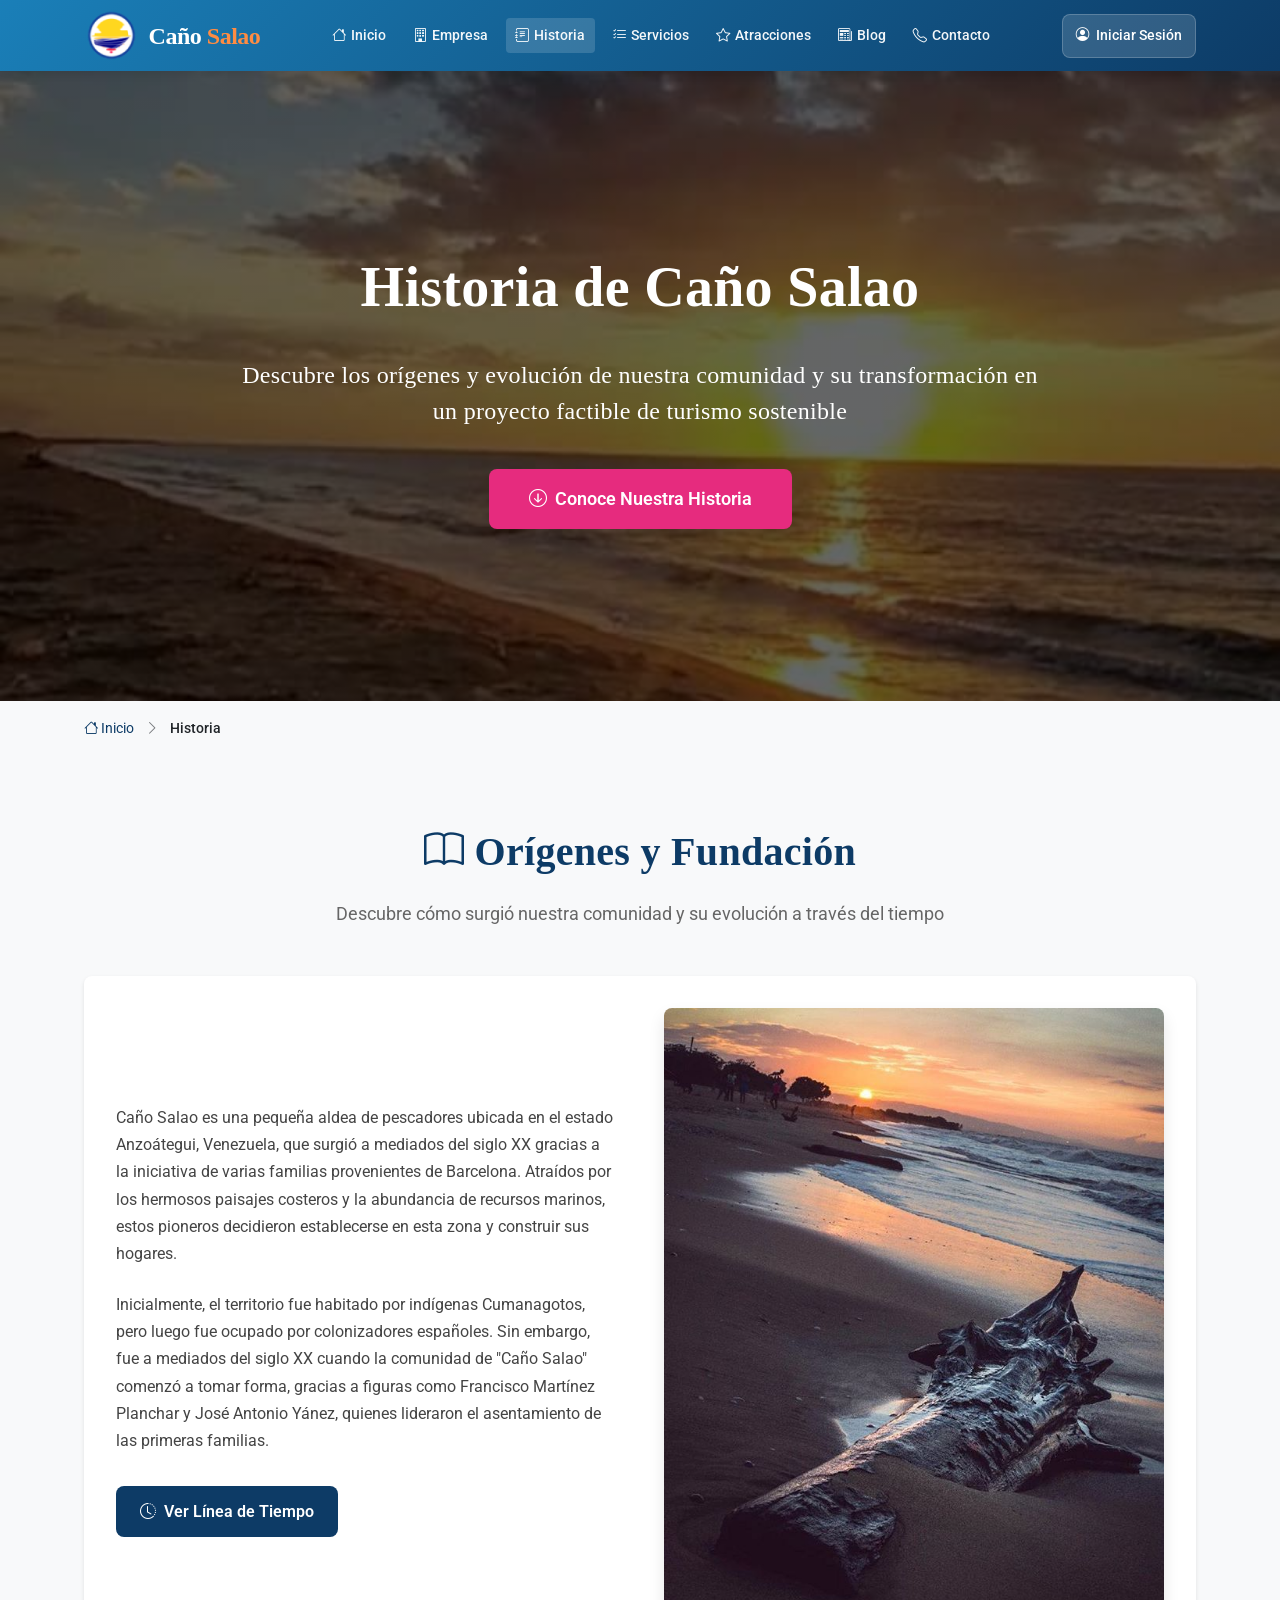
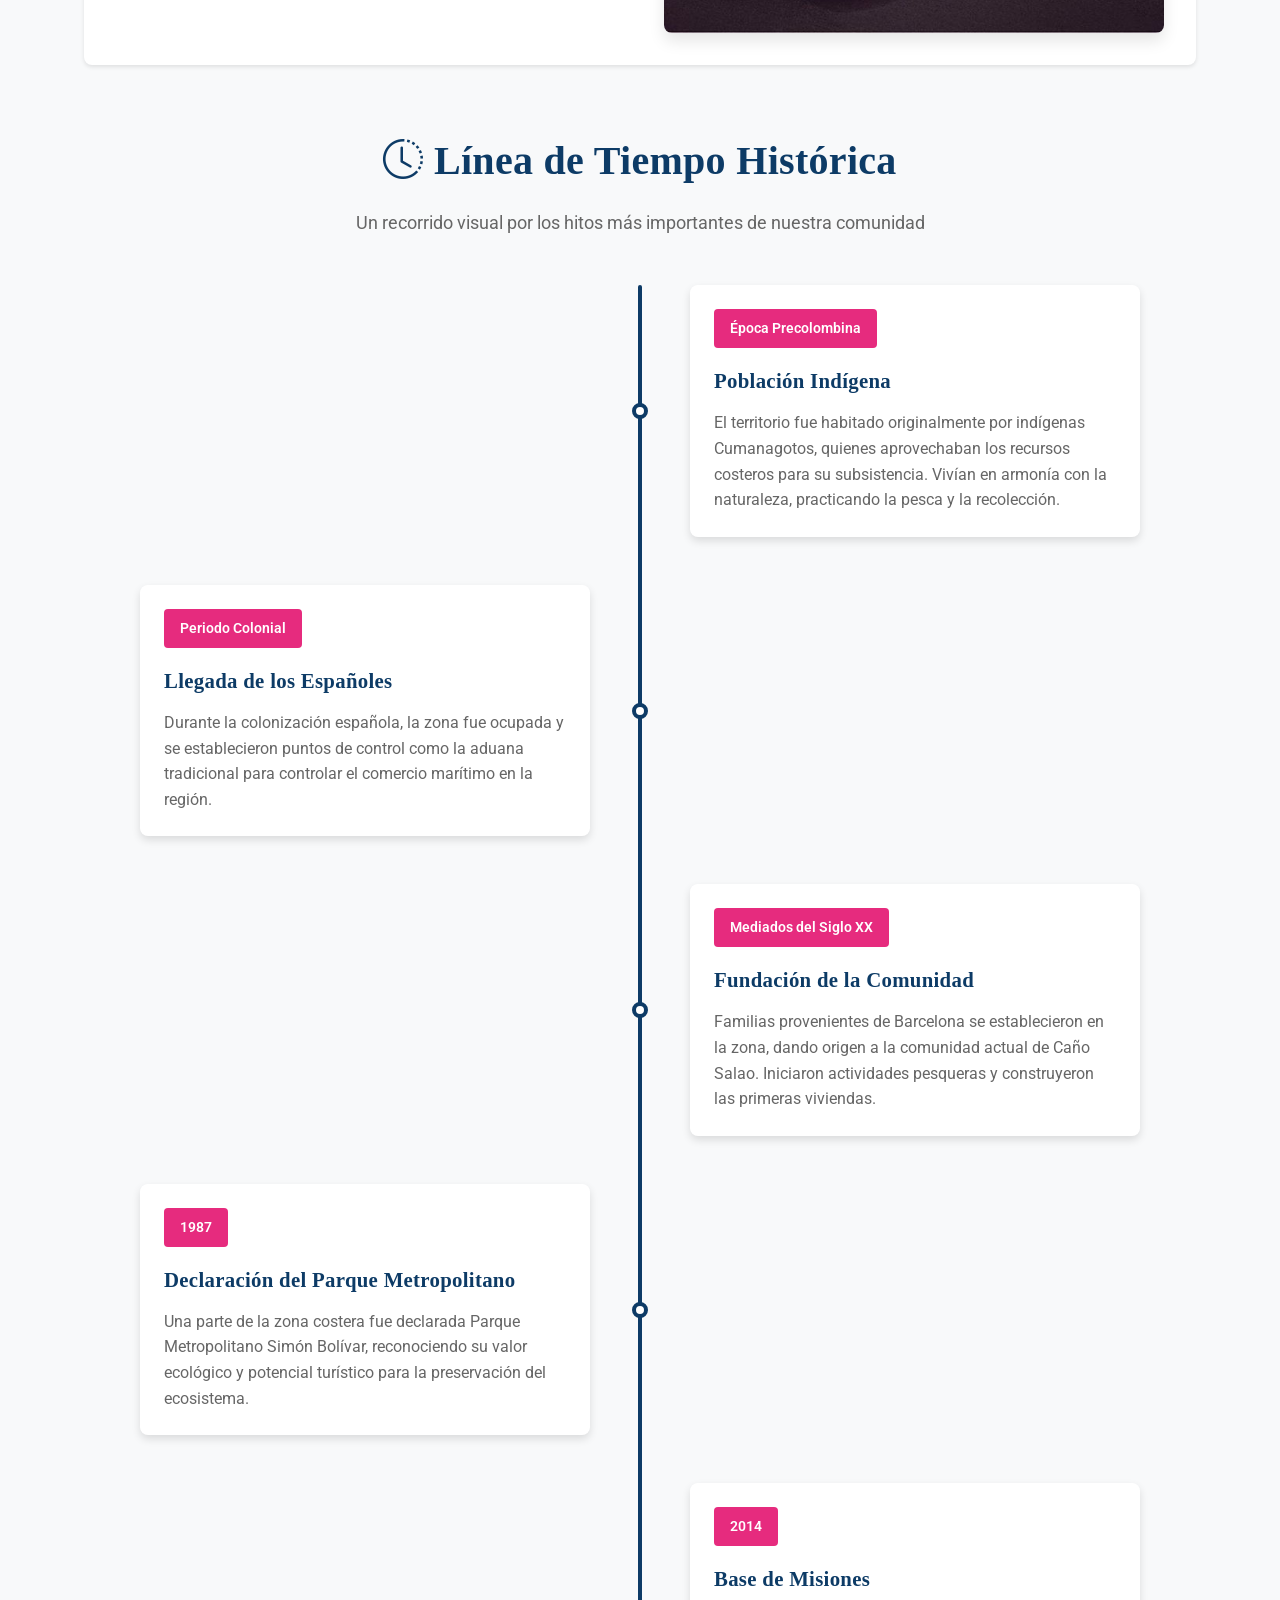
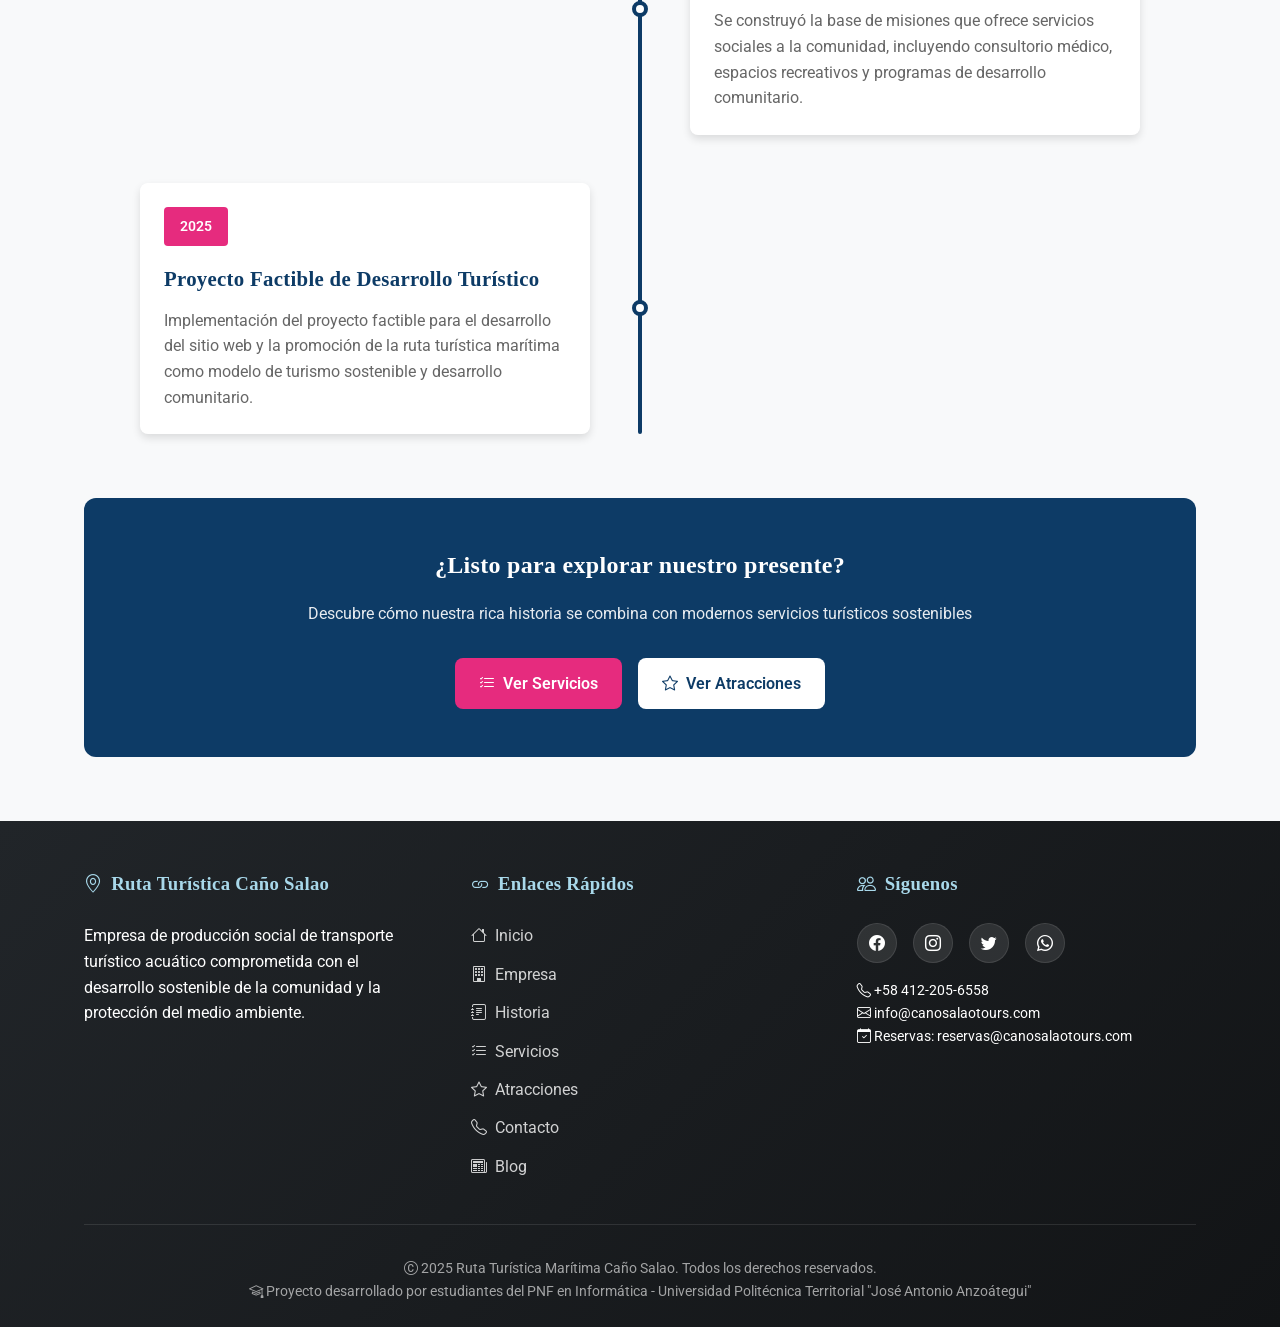
<file: Frontend/Pages/Historia.html>
<!DOCTYPE html>
<html lang="es">
<head>
    <meta charset="UTF-8">
    <meta name="viewport" content="width=device-width, initial-scale=1.0, maximum-scale=5.0, user-scalable=yes">
    <title>Historia Completa - Ruta Turística Caño Salao | Proyecto Factible</title>
    <meta name="description" content="Descubre la fascinante historia de Caño Salao, desde sus orígenes indígenas hasta su desarrollo como destino turístico sostenible en Barcelona, Venezuela">
    <meta name="keywords" content="historia Caño Salao, comunidad pesquera Venezuela, Barcelona Anzoátegui, proyecto factible, turismo sostenible, desarrollo comunitario">
    <meta name="author" content="Estudiantes: Alejandra Paricaguan, Luis Nucete, Ricardo Farías | Tutora: Dulce Paraguan">
    
    <!-- FAVICON -->
    <link rel="icon" type="image/png" sizes="32x32" href="../media/Logo_cano_60.png">
    <link rel="icon" type="image/png" sizes="16x16" href="../media/Logo_cano_60.png">
    <link rel="apple-touch-icon" href="../media/Logo_cano_120.png">
    <meta name="theme-color" content="#0d3b66">
    
    <!-- Preload de fuentes críticas -->
    <link rel="preload" href="https://fonts.googleapis.com/css2?family=Roboto:wght@300;400;500;700&family=Times+New+Roman:ital,wght@0,400;0,700;1,400&display=swap" as="style" onload="this.onload=null;this.rel='stylesheet'">
    <noscript><link rel="stylesheet" href="https://fonts.googleapis.com/css2?family=Roboto:wght@300;400;500;700&family=Times+New+Roman:ital,wght@0,400;0,700;1,400&display=swap"></noscript>
    
    <!-- Bootstrap Icons -->
    <link rel="stylesheet" href="https://cdn.jsdelivr.net/npm/bootstrap-icons@1.11.1/font/bootstrap-icons.css">
    
    <style>
        /* ===== VARIABLES CSS ===== */
        :root {
            --color-primary: #0d3b66;
            --color-accent: #e62b7e;
            --color-light: #f8f9fa;
            --color-dark: #212529;
            --color-orange: #FF8C42;
            --shadow-sm: 0 2px 4px rgba(0,0,0,0.1);
            --shadow-md: 0 4px 8px rgba(0,0,0,0.12);
            --shadow-lg: 0 8px 16px rgba(0,0,0,0.1);
            --radius-sm: 4px;
            --radius-md: 8px;
            --radius-lg: 12px;
            --transition-fast: all 0.2s ease;
            --transition-normal: all 0.3s ease;
        }

        /* ===== RESET Y BASE ===== */
        * {
            margin: 0;
            padding: 0;
            box-sizing: border-box;
            -webkit-tap-highlight-color: rgba(0,0,0,0.1);
        }

        html, body {
            width: 100%;
            overflow-x: hidden;
        }

        body {
            font-family: 'Roboto', sans-serif;
            line-height: 1.6;
            color: var(--color-dark);
            background-color: #fff;
        }

        .times-font {
            font-family: 'Times New Roman', Times, serif;
            font-weight: 700;
            letter-spacing: 0.3px;
        }

        .text-orange {
            color: var(--color-orange);
        }

        .container {
            width: 90%;
            max-width: 1200px;
            margin: 0 auto;
            padding: 0 20px;
        }

        /* ===== LOADER ===== */
        #page-loader {
            position: fixed;
            top: 0;
            left: 0;
            width: 100%;
            height: 100%;
            background: white;
            display: flex;
            align-items: center;
            justify-content: center;
            z-index: 9999;
            transition: opacity 0.3s ease;
        }

        #page-loader.hidden {
            opacity: 0;
            visibility: hidden;
            pointer-events: none;
        }

        .loader-spinner {
            width: 40px;
            height: 40px;
            border: 3px solid #f3f3f3;
            border-top: 3px solid var(--color-primary);
            border-radius: 50%;
            animation: spin 1s linear infinite;
        }

        @keyframes spin {
            0% { transform: rotate(0deg); }
            100% { transform: rotate(360deg); }
        }

        /* ===== HEADER ===== */
        header {
            background: linear-gradient(135deg, #1a7fb8 0%, #0d3b66 100%);
            color: white;
            position: sticky;
            top: 0;
            z-index: 1000;
            box-shadow: var(--shadow-md);
            padding: 0.5rem 0;
        }

        .header-content {
            display: flex;
            justify-content: space-between;
            align-items: center;
            gap: 1rem;
        }

        .logo {
            display: flex;
            align-items: center;
            gap: 0.6rem;
            flex-shrink: 0;
            z-index: 1002;
        }

        .logo-img {
            width: 55px;
            height: 55px;
            object-fit: contain;
            border-radius: 50%;
            display: block;
            flex-shrink: 0;
        }

        .logo h1 {
            font-size: 1.5rem;
            font-weight: 800;
            color: white;
            letter-spacing: -0.5px;
            white-space: nowrap;
            margin: 0;
            line-height: 1;
        }

        /* Navegación desktop */
        .nav-center {
            flex: 1;
            display: flex;
            justify-content: center;
            align-items: center;
        }

        nav ul {
            display: flex;
            list-style: none;
            gap: 0.5rem;
            align-items: center;
            margin: 0;
            padding: 0;
            justify-content: center;
        }

        nav ul li a {
            color: rgba(255,255,255,0.95);
            text-decoration: none;
            font-weight: 500;
            padding: 0.4rem 0.6rem;
            border-radius: var(--radius-sm);
            display: flex;
            align-items: center;
            gap: 0.3rem;
            transition: var(--transition-fast);
            font-size: 0.9rem;
            white-space: nowrap;
        }

        nav ul li a:hover,
        nav ul li a.active {
            background: rgba(255,255,255,0.15);
        }

        /* Sección de autenticación */
        .auth-section {
            display: flex;
            align-items: center;
            justify-content: flex-end;
            flex-shrink: 0;
            z-index: 1002;
        }

        .user-menu-container {
            position: relative;
            z-index: 1002;
        }

        .login-btn {
            display: flex;
            align-items: center;
            gap: 0.4rem;
            background: rgba(255,255,255,0.15);
            color: white;
            padding: 0.4rem 0.8rem;
            border-radius: var(--radius-md);
            text-decoration: none;
            font-weight: 500;
            transition: var(--transition-fast);
            border: 1px solid rgba(255,255,255,0.2);
            font-size: 0.85rem;
            white-space: nowrap;
            min-height: 44px;
        }

        .logged-user {
            display: flex;
            align-items: center;
            gap: 8px;
            cursor: pointer;
            padding: 4px 8px;
            border-radius: 6px;
            min-height: 44px;
        }

        .logged-user:hover {
            background-color: rgba(255, 255, 255, 0.1);
        }

        .user-avatar {
            width: 35px;
            height: 35px;
            border-radius: 50%;
            background: linear-gradient(135deg, #3498db, #2c3e50);
            color: white;
            display: flex;
            align-items: center;
            justify-content: center;
            font-weight: bold;
            font-size: 16px;
            flex-shrink: 0;
            border: 2px solid rgba(255, 255, 255, 0.3);
            cursor: pointer;
        }

        .user-info {
            display: flex;
            flex-direction: column;
            gap: 2px;
        }

        .user-name {
            font-size: 0.85rem;
            font-weight: 600;
            color: white;
            white-space: nowrap;
            max-width: 120px;
            overflow: hidden;
            text-overflow: ellipsis;
        }

        .user-role {
            font-size: 0.7rem;
            color: rgba(255, 255, 255, 0.8);
            background: rgba(255, 255, 255, 0.1);
            padding: 1px 6px;
            border-radius: 10px;
            display: inline-block;
        }

        .user-role.admin {
            background: linear-gradient(135deg, #e74c3c, #c0392b);
            color: white;
        }

        .user-dropdown-menu {
            position: absolute;
            top: 100%;
            right: 0;
            background: white;
            border-radius: 8px;
            box-shadow: 0 4px 12px rgba(0,0,0,0.15);
            min-width: 220px;
            z-index: 1001;
            overflow: hidden;
            margin-top: 5px;
            display: none;
            border: 1px solid #eee;
        }

        .user-dropdown-menu.show {
            display: block;
        }

        .user-dropdown-header {
            padding: 12px 15px;
            background: linear-gradient(135deg, #1a7fb8, #0d3b66);
            color: white;
            border-bottom: 1px solid rgba(255,255,255,0.1);
        }

        .user-dropdown-email {
            font-size: 0.85rem;
            color: rgba(255,255,255,0.9);
            margin-top: 2px;
        }

        .user-dropdown-menu a {
            display: flex;
            align-items: center;
            gap: 10px;
            padding: 12px 15px;
            color: #333;
            text-decoration: none;
            border-bottom: 1px solid #eee;
            transition: background 0.2s;
            font-size: 14px;
            cursor: pointer;
        }

        .user-dropdown-menu a:hover {
            background: #f5f5f5;
        }

        .user-dropdown-menu a:last-child {
            border-bottom: none;
            color: #e74c3c;
        }

        /* Botón menú móvil */
        .menu-toggle {
            display: none;
            background: none;
            border: none;
            color: white;
            font-size: 1.8rem;
            cursor: pointer;
            padding: 0.5rem;
            flex-shrink: 0;
            z-index: 1002;
            min-width: 44px;
            min-height: 44px;
            align-items: center;
            justify-content: center;
        }

        .mobile-menu-overlay {
            display: none;
            position: fixed;
            top: 0;
            left: 0;
            width: 100%;
            height: 100%;
            background: rgba(0,0,0,0.5);
            z-index: 999;
            opacity: 0;
            transition: opacity 0.3s ease;
        }

        .mobile-menu-overlay.active {
            display: block;
            opacity: 1;
        }

        .mobile-menu-container {
            position: fixed;
            top: 0;
            right: -100%;
            width: 85%;
            max-width: 300px;
            height: 100%;
            background: linear-gradient(135deg, #1a7fb8 0%, #0d3b66 100%);
            z-index: 1000;
            overflow-y: auto;
            transition: right 0.3s cubic-bezier(0.4, 0, 0.2, 1);
            box-shadow: -2px 0 10px rgba(0,0,0,0.3);
            -webkit-overflow-scrolling: touch;
        }

        .mobile-menu-container.active {
            right: 0;
        }

        .mobile-menu-header {
            padding: 1rem;
            border-bottom: 1px solid rgba(255,255,255,0.1);
            display: flex;
            justify-content: space-between;
            align-items: center;
            background: rgba(0,0,0,0.1);
        }

        .mobile-menu-close {
            background: none;
            border: none;
            color: white;
            font-size: 1.8rem;
            cursor: pointer;
            padding: 0.5rem;
            min-width: 44px;
            min-height: 44px;
            display: flex;
            align-items: center;
            justify-content: center;
        }

        .mobile-menu-nav {
            padding: 1rem 0;
        }

        .mobile-menu-nav ul {
            list-style: none;
            padding: 0;
            margin: 0;
            display: flex;
            flex-direction: column;
        }

        .mobile-menu-nav li {
            border-bottom: 1px solid rgba(255,255,255,0.1);
            width: 100%;
        }

        .mobile-menu-nav a {
            display: flex;
            align-items: center;
            gap: 1rem;
            padding: 1rem 1.5rem;
            color: white;
            text-decoration: none;
            font-size: 1.1rem;
            transition: background 0.2s ease;
            width: 100%;
            min-height: 44px;
        }

        .mobile-menu-nav a.active {
            background: rgba(255,255,255,0.15);
            font-weight: 600;
        }

        /* ===== HERO SECTION ===== */
        .page-hero {
            min-height: 70vh;
            display: flex;
            align-items: center;
            justify-content: center;
            text-align: center;
            color: white;
            padding: 4rem 0;
            position: relative;
            overflow: hidden;
        }
        
        .hero-bg {
            position: absolute;
            top: 0;
            left: 0;
            right: 0;
            bottom: 0;
            background: linear-gradient(rgba(0,0,0,0.6), rgba(0,0,0,0.6)), url('https://images.unsplash.com/photo-1578662996442-48f60103fc96?ixlib=rb-1.2.1&auto=format&fit=crop&w=1600&q=80');
            background-position: center;
            background-size: cover;
            background-repeat: no-repeat;
            z-index: 1;
            opacity: 0;
            transition: opacity 0.5s ease;
        }
        
        .hero-bg.loaded {
            opacity: 1;
        }
        
        .page-hero .container {
            position: relative;
            z-index: 2;
            max-width: 1000px;
            padding: 0 1rem;
        }
        
        .page-hero h1 {
            font-size: 3.5rem;
            margin-bottom: 1.5rem;
            color: white;
            animation: fadeInDown 0.8s ease-out;
        }
        
        .page-hero .hero-subtitle {
            font-size: 1.5rem;
            max-width: 800px;
            margin: 0 auto 2.5rem;
            opacity: 0.95;
            animation: fadeInUp 0.8s ease-out 0.2s both;
            line-height: 1.5;
            font-weight: 400;
        }
        
        @keyframes fadeInDown {
            from { opacity: 0; transform: translateY(-20px); }
            to { opacity: 1; transform: translateY(0); }
        }
        
        @keyframes fadeInUp {
            from { opacity: 0; transform: translateY(20px); }
            to { opacity: 1; transform: translateY(0); }
        }

        .btn {
            display: inline-flex;
            align-items: center;
            justify-content: center;
            gap: 0.5rem;
            background: var(--color-accent);
            color: white;
            padding: 0.8rem 1.5rem;
            border-radius: var(--radius-md);
            text-decoration: none;
            font-weight: 600;
            border: none;
            cursor: pointer;
            transition: var(--transition-normal);
            min-height: 44px;
        }

        .btn:hover {
            background: #d81b60;
            transform: translateY(-2px);
            box-shadow: var(--shadow-lg);
        }
        
        .breadcrumb {
            background: var(--color-light);
            padding: 1rem 0;
            font-size: 0.9rem;
        }
        
        .breadcrumb a {
            color: var(--color-primary);
            text-decoration: none;
            transition: var(--transition-fast);
        }
        
        .breadcrumb a:hover {
            color: var(--color-accent);
        }
        
        .breadcrumb span {
            color: var(--color-dark);
            font-weight: 500;
        }

        /* ===== SECCIONES GENERALES ===== */
        section {
            padding: 4rem 0;
            opacity: 1;
        }

        section:nth-child(even) {
            background: var(--color-light);
        }

        .section-title {
            text-align: center;
            margin-bottom: 3rem;
        }

        .section-title h2 {
            font-size: 2.5rem;
            color: var(--color-primary);
            margin-bottom: 1rem;
        }

        .section-title p {
            color: #666;
            max-width: 700px;
            margin: 0 auto;
            font-size: 1.1rem;
        }

        /* ===== HISTORIA CONTENT ===== */
        .history-content {
            display: grid;
            grid-template-columns: 1fr 1fr;
            gap: 3rem;
            align-items: center;
            margin-bottom: 2rem;
        }

        .history-text p {
            margin-bottom: 1.5rem;
            line-height: 1.8;
            color: #444;
        }

        .history-image {
            border-radius: var(--radius-md);
            overflow: hidden;
            box-shadow: var(--shadow-lg);
        }

        .history-image img {
            width: 100%;
            height: auto;
            display: block;
            transition: transform 0.6s ease;
        }

        .history-image:hover img {
            transform: scale(1.05);
        }

        /* ===== TIMELINE STYLES ===== */
        .timeline {
            position: relative;
            max-width: 1000px;
            margin: 3rem auto;
        }
        
        .timeline::before {
            content: '';
            position: absolute;
            left: 50%;
            transform: translateX(-50%);
            width: 4px;
            height: 100%;
            background: var(--color-primary);
            border-radius: 2px;
        }
        
        .timeline-item {
            margin-bottom: 3rem;
            position: relative;
            display: flex;
            align-items: center;
            justify-content: space-between;
        }
        
        .timeline-content {
            width: 45%;
            padding: 1.5rem;
            background: white;
            border-radius: var(--radius-md);
            box-shadow: var(--shadow-md);
            position: relative;
            transition: var(--transition-normal);
        }
        
        .timeline-content:hover {
            transform: translateY(-5px);
            box-shadow: var(--shadow-lg);
        }
        
        .timeline-item:nth-child(odd) .timeline-content {
            margin-left: auto;
        }
        
        .timeline-item:nth-child(even) .timeline-content {
            margin-right: auto;
        }
        
        .timeline-date {
            display: inline-block;
            background: var(--color-accent);
            color: white;
            padding: 0.5rem 1rem;
            border-radius: var(--radius-sm);
            font-weight: 600;
            margin-bottom: 1rem;
            font-size: 0.9rem;
        }
        
        .timeline-content h3 {
            color: var(--color-primary);
            margin-bottom: 0.8rem;
            font-size: 1.3rem;
        }
        
        .timeline-content p {
            color: #666;
            line-height: 1.6;
            margin-bottom: 0;
        }
        
        .timeline-dot {
            position: absolute;
            left: 50%;
            transform: translateX(-50%);
            width: 16px;
            height: 16px;
            background: white;
            border: 4px solid var(--color-primary);
            border-radius: 50%;
            z-index: 2;
        }

        /* ===== SITE ALERT ===== */
        .site-alert {
            position: fixed;
            top: 80px;
            right: 20px;
            padding: 12px 20px;
            border-radius: 6px;
            z-index: 9998;
            max-width: 300px;
            display: none;
            animation: slideInRight 0.3s ease;
        }

        .site-alert.success {
            background: #d4edda;
            border: 1px solid #c3e6cb;
            color: #155724;
        }

        .site-alert.error {
            background: #f8d7da;
            border: 1px solid #f5c6cb;
            color: #721c24;
        }

        @keyframes slideInRight {
            from { transform: translateX(100%); opacity: 0; }
            to { transform: translateX(0%); opacity: 1; }
        }

        /* ===== FOOTER ===== */
        footer {
            background: linear-gradient(135deg, #212529 0%, #121416 100%);
            color: white;
            padding: 3rem 0 1.5rem;
        }

        .footer-content {
            display: grid;
            grid-template-columns: repeat(auto-fit, minmax(250px, 1fr));
            gap: 3rem;
            margin-bottom: 2rem;
        }

        .footer-column h3 {
            color: #a8d8ea;
            margin-bottom: 1.5rem;
            display: flex;
            align-items: center;
            gap: 0.5rem;
        }

        .footer-links {
            list-style: none;
        }

        .footer-links li {
            margin-bottom: 0.8rem;
        }

        .footer-links a {
            color: rgba(255,255,255,0.8);
            text-decoration: none;
            display: flex;
            align-items: center;
            gap: 0.5rem;
            transition: var(--transition-fast);
        }

        .footer-links a:hover {
            color: #a8d8ea;
            transform: translateX(5px);
        }

        .social-links {
            display: flex;
            gap: 1rem;
            flex-wrap: wrap;
        }

        .social-icon {
            width: 40px;
            height: 40px;
            background: rgba(255,255,255,0.1);
            border-radius: 50%;
            display: flex;
            align-items: center;
            justify-content: center;
            color: white;
            text-decoration: none;
            transition: var(--transition-normal);
            border: 1px solid rgba(255,255,255,0.1);
        }

        .social-icon:hover {
            background: var(--color-accent);
            transform: translateY(-3px);
        }

        .copyright {
            text-align: center;
            padding-top: 2rem;
            border-top: 1px solid rgba(255,255,255,0.1);
            color: rgba(255,255,255,0.6);
            font-size: 0.9rem;
        }

        /* ===== RESPONSIVE ===== */
        @media (max-width: 992px) {
            .page-hero h1 {
                font-size: 2.8rem;
            }
            
            .section-title h2 {
                font-size: 2rem;
            }
        }
        
        @media (max-width: 768px) {
            .menu-toggle {
                display: flex !important;
            }
            
            .nav-center {
                display: none !important;
            }
            
            .logo h1 {
                font-size: 1.4rem;
            }
            
            .user-info {
                display: none;
            }
            
            .page-hero {
                min-height: 60vh;
                padding: 3rem 0;
            }
            
            .page-hero h1 {
                font-size: 2.5rem;
            }
            
            .page-hero .hero-subtitle {
                font-size: 1.2rem;
            }
            
            .history-content {
                grid-template-columns: 1fr;
            }
            
            .timeline::before {
                left: 30px;
            }
            
            .timeline-item {
                flex-direction: column;
                align-items: flex-start;
                margin-left: 60px;
            }
            
            .timeline-content {
                width: 100%;
                margin: 0 !important;
            }
            
            .timeline-dot {
                left: 30px;
                transform: translateX(-50%);
            }
            
            .footer-content {
                grid-template-columns: 1fr;
                text-align: center;
            }
            
            .footer-column h3 {
                justify-content: center;
            }
            
            .footer-links a {
                justify-content: center;
            }
            
            .social-links {
                justify-content: center;
            }
        }
        
        @media (max-width: 576px) {
            .logo-img {
                width: 40px;
                height: 40px;
            }
            
            .logo h1 {
                font-size: 1.3rem;
            }
            
            .page-hero h1 {
                font-size: 2rem;
            }
            
            .page-hero .hero-subtitle {
                font-size: 1.1rem;
            }
            
            .section-title h2 {
                font-size: 1.8rem;
            }
        }

        /* Correcciones táctiles */
        @media (hover: none) and (pointer: coarse) {
            button:active, 
            .btn:active, 
            .login-btn:active,
            .menu-toggle:active,
            .mobile-menu-close:active {
                transform: scale(0.98) !important;
                transition: transform 0.1s ease !important;
                opacity: 0.9;
            }
        }

        @supports (-webkit-touch-callout: none) {
            input,
            textarea,
            select {
                font-size: 16px !important;
            }
        }
    </style>
</head>
<body>
    <!-- Sistema de alertas -->
    <div id="site-alert" class="site-alert"></div>
    
    <!-- Loader -->
    <div id="page-loader">
        <div class="loader-spinner"></div>
    </div>

    <!-- Header -->
    <header>
        <div class="container">
            <div class="header-content">
                <div class="logo">
                    <img 
                        src="../media/Logo_cano_60.png" 
                        srcset="../media/Logo_cano_60.png 1x, ../media/Logo_cano_120.png 2x" 
                        alt="Logo Caño Salao - Ruta Turística Marítima" 
                        class="logo-img"
                        width="55" 
                        height="55"
                        loading="eager"
                    >
                    <h1 class="times-font">Caño <span class="text-orange">Salao</span></h1>
                </div>

                <!-- Navegación desktop -->
                <div class="nav-center">
                    <nav>
                        <ul id="main-navigation">
                            <li><a href="../index.html"><i class="bi bi-house"></i> Inicio</a></li>
                            <li><a href="Empresa.html"><i class="bi bi-building"></i> Empresa</a></li>
                            <li><a href="Historia.html" class="active"><i class="bi bi-journal-text"></i> Historia</a></li>
                            <li><a href="Servicios.html"><i class="bi bi-list-check"></i> Servicios</a></li>
                            <li><a href="Atracciones.html"><i class="bi bi-star"></i> Atracciones</a></li>
                            <li><a href="blog.html"><i class="bi bi-newspaper"></i> Blog</a></li>
                            <li><a href="Contacto.html"><i class="bi bi-telephone"></i> Contacto</a></li>
                        </ul>
                    </nav>
                </div>

                <!-- Sistema de usuario -->
                <div class="auth-section">
                    <div class="user-menu-container" id="user-menu-container">
                        <a href="login.html" class="login-btn" id="login-btn">
                            <i class="bi bi-person-circle"></i> <span id="login-text">Iniciar Sesión</span>
                        </a>
                        
                        <div class="logged-user" id="logged-user" style="display: none;">
                            <div class="user-avatar" id="user-avatar" aria-label="Menú de usuario" role="button" tabindex="0">U</div>
                            <div class="user-info">
                                <div class="user-name" id="user-name">Usuario</div>
                                <div class="user-role" id="user-role">user</div>
                            </div>
                        </div>
                    </div>
                </div>

                <!-- Botón menú móvil -->
                <button class="menu-toggle" id="mobile-menu-toggle" aria-label="Abrir menú">
                    <i class="bi bi-list"></i>
                </button>
            </div>
        </div>
    </header>

    <!-- Menú móvil overlay -->
    <div class="mobile-menu-overlay" id="mobile-menu-overlay"></div>

    <!-- Menú móvil -->
    <div class="mobile-menu-container" id="mobile-menu-container">
        <div class="mobile-menu-header">
            <div class="logo">
                <img src="../media/Logo_cano_60.png" alt="Logo Caño Salao" class="logo-img" width="35" height="35">
                <h2 class="times-font" style="color: white; font-size: 1.2rem;">Caño <span class="text-orange">Salao</span></h2>
            </div>
            <button class="mobile-menu-close" id="mobile-menu-close" aria-label="Cerrar menú">
                <i class="bi bi-x-lg"></i>
            </button>
        </div>
        
        <nav class="mobile-menu-nav">
            <ul>
                <li><a href="../index.html"><i class="bi bi-house"></i> Inicio</a></li>
                <li><a href="Empresa.html"><i class="bi bi-building"></i> Empresa</a></li>
                <li><a href="Historia.html" class="active"><i class="bi bi-journal-text"></i> Historia</a></li>
                <li><a href="Servicios.html"><i class="bi bi-list-check"></i> Servicios</a></li>
                <li><a href="Atracciones.html"><i class="bi bi-star"></i> Atracciones</a></li>
                <li><a href="Contacto.html"><i class="bi bi-telephone"></i> Contacto</a></li>
                <li><a href="blog.html"><i class="bi bi-newspaper"></i> Blog</a></li>
                <li id="mobile-user-menu" style="display: none;">
                    <a href="usuario.html"><i class="bi bi-person-circle"></i> Mi Cuenta</a>
                </li>
                <li><a href="login.html" id="mobile-login-link"><i class="bi bi-person-circle"></i> Iniciar Sesión</a></li>
            </ul>
        </nav>
    </div>

    <!-- Hero Section con imagen de fondo -->
    <section class="page-hero">
        <div class="hero-bg" id="heroBackgroundHistoria"></div>
        <div class="container">
            <h1 class="times-font">Historia de Caño Salao</h1>
            <p class="times-font hero-subtitle">
                Descubre los orígenes y evolución de nuestra comunidad y su transformación en un proyecto factible de turismo sostenible
            </p>
            <a href="#historia-content" class="btn" style="background: var(--color-accent); padding: 1rem 2.5rem; font-size: 1.1rem;">
                <i class="bi bi-arrow-down-circle"></i> Conoce Nuestra Historia
            </a>
        </div>
    </section>

    <!-- Breadcrumb -->
    <section class="breadcrumb">
        <div class="container">
            <a href="../index.html"><i class="bi bi-house"></i> Inicio</a> 
            <i class="bi bi-chevron-right" style="margin: 0 0.5rem; opacity: 0.6;"></i> 
            <span>Historia</span>
        </div>
    </section>

    <!-- Page Content -->
    <section id="historia-content" style="padding: 4rem 0; background: #f8f9fa;">
        <div class="container">
            <!-- Introducción -->
            <div class="section-title" style="margin-bottom: 3rem;">
                <h2 class="times-font"><i class="bi bi-book"></i> Orígenes y Fundación</h2>
                <p>Descubre cómo surgió nuestra comunidad y su evolución a través del tiempo</p>
            </div>

            <div class="history-content" style="margin-bottom: 4rem; background: white; padding: 2rem; border-radius: var(--radius-md); box-shadow: var(--shadow-sm);">
                <div class="history-text">
                    <p style="margin-bottom: 1.5rem; line-height: 1.7;">Caño Salao es una pequeña aldea de pescadores ubicada en el estado Anzoátegui, Venezuela, que surgió a mediados del siglo XX gracias a la iniciativa de varias familias provenientes de Barcelona. Atraídos por los hermosos paisajes costeros y la abundancia de recursos marinos, estos pioneros decidieron establecerse en esta zona y construir sus hogares.</p>
                    
                    <p style="margin-bottom: 1.5rem; line-height: 1.7;">Inicialmente, el territorio fue habitado por indígenas Cumanagotos, pero luego fue ocupado por colonizadores españoles. Sin embargo, fue a mediados del siglo XX cuando la comunidad de "Caño Salao" comenzó a tomar forma, gracias a figuras como Francisco Martínez Planchar y José Antonio Yánez, quienes lideraron el asentamiento de las primeras familias.</p>
                    
                    <div style="margin-top: 2rem;">
                        <a href="#timeline" class="btn" style="background: var(--color-primary);">
                            <i class="bi bi-clock-history"></i> Ver Línea de Tiempo
                        </a>
                    </div>
                </div>
                <div class="history-image">
                    <img src="../media/roca.jpeg" alt="Paisaje histórico de Caño Salao" loading="lazy">
                </div>
            </div>

            <!-- Línea de Tiempo -->
            <div id="timeline" style="margin-bottom: 4rem;">
                <div class="section-title">
                    <h2 class="times-font"><i class="bi bi-clock-history"></i> Línea de Tiempo Histórica</h2>
                    <p>Un recorrido visual por los hitos más importantes de nuestra comunidad</p>
                </div>
                
                <div class="timeline">
                    <!-- Época Precolombina -->
                    <div class="timeline-item">
                        <div class="timeline-dot"></div>
                        <div class="timeline-content">
                            <div class="timeline-date">Época Precolombina</div>
                            <h3 class="times-font">Población Indígena</h3>
                            <p>El territorio fue habitado originalmente por indígenas Cumanagotos, quienes aprovechaban los recursos costeros para su subsistencia. Vivían en armonía con la naturaleza, practicando la pesca y la recolección.</p>
                        </div>
                    </div>
                    
                    <!-- Periodo Colonial -->
                    <div class="timeline-item">
                        <div class="timeline-dot"></div>
                        <div class="timeline-content">
                            <div class="timeline-date">Periodo Colonial</div>
                            <h3 class="times-font">Llegada de los Españoles</h3>
                            <p>Durante la colonización española, la zona fue ocupada y se establecieron puntos de control como la aduana tradicional para controlar el comercio marítimo en la región.</p>
                        </div>
                    </div>
                    
                    <!-- Mediados del Siglo XX -->
                    <div class="timeline-item">
                        <div class="timeline-dot"></div>
                        <div class="timeline-content">
                            <div class="timeline-date">Mediados del Siglo XX</div>
                            <h3 class="times-font">Fundación de la Comunidad</h3>
                            <p>Familias provenientes de Barcelona se establecieron en la zona, dando origen a la comunidad actual de Caño Salao. Iniciaron actividades pesqueras y construyeron las primeras viviendas.</p>
                        </div>
                    </div>
                    
                    <!-- 1987 -->
                    <div class="timeline-item">
                        <div class="timeline-dot"></div>
                        <div class="timeline-content">
                            <div class="timeline-date">1987</div>
                            <h3 class="times-font">Declaración del Parque Metropolitano</h3>
                            <p>Una parte de la zona costera fue declarada Parque Metropolitano Simón Bolívar, reconociendo su valor ecológico y potencial turístico para la preservación del ecosistema.</p>
                        </div>
                    </div>
                    
                    <!-- 2014 -->
                    <div class="timeline-item">
                        <div class="timeline-dot"></div>
                        <div class="timeline-content">
                            <div class="timeline-date">2014</div>
                            <h3 class="times-font">Base de Misiones</h3>
                            <p>Se construyó la base de misiones que ofrece servicios sociales a la comunidad, incluyendo consultorio médico, espacios recreativos y programas de desarrollo comunitario.</p>
                        </div>
                    </div>
                    
                    <!-- 2025 -->
                    <div class="timeline-item">
                        <div class="timeline-dot"></div>
                        <div class="timeline-content">
                            <div class="timeline-date">2025</div>
                            <h3 class="times-font">Proyecto Factible de Desarrollo Turístico</h3>
                            <p>Implementación del proyecto factible para el desarrollo del sitio web y la promoción de la ruta turística marítima como modelo de turismo sostenible y desarrollo comunitario.</p>
                        </div>
                    </div>
                </div>
            </div>

            <!-- Llamada a la acción -->
            <div style="background: var(--color-primary); color: white; padding: 3rem; border-radius: var(--radius-lg); text-align: center; margin-top: 4rem;">
                <h2 class="times-font" style="color: white; margin-bottom: 1rem;">¿Listo para explorar nuestro presente?</h2>
                <p style="margin-bottom: 2rem; opacity: 0.9; max-width: 700px; margin-left: auto; margin-right: auto;">
                    Descubre cómo nuestra rica historia se combina con modernos servicios turísticos sostenibles
                </p>
                <div style="display: flex; gap: 1rem; justify-content: center; flex-wrap: wrap;">
                    <a href="Servicios.html" class="btn" style="background: var(--color-accent);">
                        <i class="bi bi-list-check"></i> Ver Servicios
                    </a>
                    <a href="Atracciones.html" class="btn" style="background: white; color: var(--color-primary);">
                        <i class="bi bi-star"></i> Ver Atracciones
                    </a>
                </div>
            </div>
        </div>
    </section>

    <!-- Footer -->
    <footer>
        <div class="container">
            <div class="footer-content">
                <div class="footer-column">
                    <h3 class="times-font"><i class="bi bi-geo-alt"></i> Ruta Turística Caño Salao</h3>
                    <p>Empresa de producción social de transporte turístico acuático comprometida con el desarrollo sostenible de la comunidad y la protección del medio ambiente.</p>
                </div>
                <div class="footer-column">
                    <h3 class="times-font"><i class="bi bi-link"></i> Enlaces Rápidos</h3>
                    <ul class="footer-links">
                        <li><a href="../index.html"><i class="bi bi-house"></i> Inicio</a></li>
                        <li><a href="Empresa.html"><i class="bi bi-building"></i> Empresa</a></li>
                        <li><a href="Historia.html"><i class="bi bi-journal-text"></i> Historia</a></li>
                        <li><a href="Servicios.html"><i class="bi bi-list-check"></i> Servicios</a></li>
                        <li><a href="Atracciones.html"><i class="bi bi-star"></i> Atracciones</a></li>
                        <li><a href="Contacto.html"><i class="bi bi-telephone"></i> Contacto</a></li>
                        <li><a href="blog.html"><i class="bi bi-newspaper"></i> Blog</a></li>
                    </ul>
                </div>
                <div class="footer-column">
                    <h3 class="times-font"><i class="bi bi-people"></i> Síguenos</h3>
                    <div class="social-links">
                        <a href="#" class="social-icon"><i class="bi bi-facebook"></i></a>
                        <a href="#" class="social-icon"><i class="bi bi-instagram"></i></a>
                        <a href="#" class="social-icon"><i class="bi bi-twitter"></i></a>
                        <a href="#" class="social-icon"><i class="bi bi-whatsapp"></i></a>
                    </div>
                    <div style="margin-top: 1rem;">
                        <p style="font-size: 0.9rem;"><i class="bi bi-telephone"></i> +58 412-205-6558</p>
                        <p style="font-size: 0.9rem;"><i class="bi bi-envelope"></i> info@canosalaotours.com</p>
                        <p style="font-size: 0.9rem;"><i class="bi bi-calendar-check"></i> Reservas: reservas@canosalaotours.com</p>
                    </div>
                </div>
            </div>
            <div class="copyright">
                <p><i class="bi bi-c-circle"></i> 2025 Ruta Turística Marítima Caño Salao. Todos los derechos reservados.</p>
                <p><i class="bi bi-mortarboard"></i> Proyecto desarrollado por estudiantes del PNF en Informática - Universidad Politécnica Territorial "José Antonio Anzoátegui"</p>
            </div>
        </div>
    </footer>

    <!-- JavaScript CORREGIDO - Menú desplegable funcionando -->
    <script>
        (function() {
            "use strict";
            
            const API_BASE_URL = 'https://ricardjf.pythonanywhere.com';
            const STORAGE_KEYS = {
                TOKEN: 'cano_salao_token',
                REFRESH_TOKEN: 'cano_salao_refresh_token',
                USER: 'cano_salao_user'
            };
            
            let currentUser = null;

            // ========== INICIALIZACIÓN ==========
            async function init() {
                console.log('🚀 Iniciando Historia');
                
                const loader = document.getElementById('page-loader');
                if (loader) loader.classList.add('hidden');
                
                await loadUser();
                
                // ===== CORRECCIÓN: ASIGNAR EVENTO AL AVATAR =====
                setTimeout(() => {
                    const avatar = document.getElementById('user-avatar');
                    if (avatar) {
                        // Eliminar eventos anteriores
                        avatar.removeEventListener('click', toggleDropdown);
                        // Asignar nuevo evento
                        avatar.addEventListener('click', function(e) {
                            e.stopPropagation();
                            toggleDropdown();
                        });
                        avatar.style.cursor = 'pointer';
                        console.log('✅ Evento click asignado al avatar en Historia');
                    } else {
                        console.warn('⚠️ Avatar no encontrado en Historia, reintentando...');
                        // Reintentar después de 1 segundo
                        setTimeout(() => {
                            const avatar2 = document.getElementById('user-avatar');
                            if (avatar2) {
                                avatar2.addEventListener('click', function(e) {
                                    e.stopPropagation();
                                    toggleDropdown();
                                });
                                console.log('✅ Evento click asignado en reintento');
                            }
                        }, 1000);
                    }
                }, 500); // Esperar medio segundo
                
                initMobileMenu();
                initScrollEffect();
                loadHeroImage();
                initSmoothScroll();
                initIntersectionObserver();
            }

            // ========== SISTEMA DE AUTENTICACIÓN ==========
            async function loadUser() {
                const token = localStorage.getItem(STORAGE_KEYS.TOKEN);
                const userData = localStorage.getItem(STORAGE_KEYS.USER);
                
                if (token && userData) {
                    try {
                        currentUser = JSON.parse(userData);
                        updateUI();
                        verifyToken();
                    } catch (e) {
                        clearSession();
                    }
                }
            }

            async function verifyToken() {
                const token = localStorage.getItem(STORAGE_KEYS.TOKEN);
                if (!token) return;
                
                try {
                    const response = await fetch(`${API_BASE_URL}/api/auth/verify`, {
                        headers: { 'Authorization': `Bearer ${token}` }
                    });
                    
                    if (response.ok) {
                        const data = await response.json();
                        if (data.valid && data.user) {
                            currentUser = data.user;
                            localStorage.setItem(STORAGE_KEYS.USER, JSON.stringify(data.user));
                            updateUI();
                        }
                    } else if (response.status === 401) {
                        await refreshToken();
                    }
                } catch (error) {
                    console.error('Error verificando token:', error);
                }
            }

            async function refreshToken() {
                const refreshToken = localStorage.getItem(STORAGE_KEYS.REFRESH_TOKEN);
                if (!refreshToken) {
                    clearSession();
                    return;
                }
                
                try {
                    const response = await fetch(`${API_BASE_URL}/api/auth/refresh`, {
                        method: 'POST',
                        headers: { 'Authorization': `Bearer ${refreshToken}` }
                    });
                    
                    if (response.ok) {
                        const data = await response.json();
                        localStorage.setItem(STORAGE_KEYS.TOKEN, data.access_token || data.token);
                        if (data.user) {
                            localStorage.setItem(STORAGE_KEYS.USER, JSON.stringify(data.user));
                            currentUser = data.user;
                            updateUI();
                        }
                    } else {
                        clearSession();
                    }
                } catch (error) {
                    console.error('Error refrescando token:', error);
                    clearSession();
                }
            }

            function clearSession() {
                Object.values(STORAGE_KEYS).forEach(key => localStorage.removeItem(key));
                currentUser = null;
                updateUI();
            }

            function updateUI() {
                const loginBtn = document.getElementById('login-btn');
                const loggedUser = document.getElementById('logged-user');
                const userName = document.getElementById('user-name');
                const userRole = document.getElementById('user-role');
                const userAvatar = document.getElementById('user-avatar');
                const mobileUserMenu = document.getElementById('mobile-user-menu');
                const mobileLoginLink = document.getElementById('mobile-login-link');
                
                if (currentUser) {
                    if (loginBtn) loginBtn.style.display = 'none';
                    if (loggedUser) loggedUser.style.display = 'flex';
                    if (mobileUserMenu) mobileUserMenu.style.display = 'block';
                    if (mobileLoginLink) mobileLoginLink.style.display = 'none';
                    
                    if (userName) {
                        userName.textContent = currentUser.nombre || currentUser.email.split('@')[0];
                    }
                    
                    if (userRole) {
                        userRole.textContent = currentUser.rol === 'admin' ? 'Administrador' : 'Usuario';
                        userRole.className = 'user-role ' + (currentUser.rol === 'admin' ? 'admin' : '');
                    }
                    
                    if (userAvatar) {
                        const letter = (currentUser.nombre || currentUser.email).charAt(0).toUpperCase();
                        userAvatar.textContent = letter;
                        userAvatar.style.background = currentUser.rol === 'admin' 
                            ? 'linear-gradient(135deg, #e74c3c, #c0392b)'
                            : 'linear-gradient(135deg, #3498db, #2c3e50)';
                    }
                } else {
                    if (loginBtn) loginBtn.style.display = 'flex';
                    if (loggedUser) loggedUser.style.display = 'none';
                    if (mobileUserMenu) mobileUserMenu.style.display = 'none';
                    if (mobileLoginLink) mobileLoginLink.style.display = 'block';
                }
            }

            // ===== FUNCIÓN DEL MENÚ DESPLEGABLE (COPIADA DE INDEX) =====
            function toggleDropdown() {
                let dropdown = document.getElementById('user-dropdown-menu');
                
                if (dropdown) {
                    dropdown.remove();
                    return;
                }
                
                if (!currentUser) return;
                
                dropdown = document.createElement('div');
                dropdown.id = 'user-dropdown-menu';
                dropdown.className = 'user-dropdown-menu show';
                
                dropdown.innerHTML = `
                    <div class="user-dropdown-header">
                        <div style="font-weight: bold; font-size: 16px; font-family: 'Times New Roman', Times, serif;">${currentUser.nombre || 'Usuario'}</div>
                        <div class="user-dropdown-email" style="font-family: 'Roboto', sans-serif;">${currentUser.email}</div>
                        ${currentUser.rol === 'admin' ? '<div style="font-size: 12px; margin-top: 4px; padding: 2px 8px; background: rgba(255,255,255,0.2); border-radius: 4px; display: inline-block; font-family: \'Roboto\', sans-serif;">Administrador</div>' : ''}
                    </div>
                    <a href="usuario.html" style="font-family: 'Roboto', sans-serif;"><i class="bi bi-person"></i> Mi Cuenta</a>
                    ${currentUser.rol === 'admin' ? 
                        '<a href="admin.html" style="font-family: \'Roboto\', sans-serif;"><i class="bi bi-shield-check"></i> Panel de Administración</a>' : ''}
                    <a href="usuario.html#bookings" style="font-family: 'Roboto', sans-serif;"><i class="bi bi-calendar-check"></i> Mis Reservas</a>
                    <a href="#" id="logout-link" style="font-family: 'Roboto', sans-serif;"><i class="bi bi-box-arrow-right"></i> Cerrar Sesión</a>
                `;
                
                document.getElementById('user-menu-container').appendChild(dropdown);
                
                document.getElementById('logout-link')?.addEventListener('click', function(e) {
                    e.preventDefault();
                    clearSession();
                    dropdown.remove();
                });
                
                setTimeout(() => {
                    document.addEventListener('click', function closeDropdown(e) {
                        if (!dropdown.contains(e.target) && e.target.id !== 'user-avatar') {
                            dropdown.remove();
                            document.removeEventListener('click', closeDropdown);
                        }
                    });
                }, 10);
            }

            // ========== MENÚ MÓVIL ==========
            function initMobileMenu() {
                let isMobileMenuOpen = false;
                const mobileMenuToggle = document.getElementById('mobile-menu-toggle');
                const mobileMenuClose = document.getElementById('mobile-menu-close');
                const mobileMenuContainer = document.getElementById('mobile-menu-container');
                const mobileMenuOverlay = document.getElementById('mobile-menu-overlay');
                
                if (!mobileMenuToggle || !mobileMenuClose || !mobileMenuContainer || !mobileMenuOverlay) return;
                
                function openMobileMenu() {
                    mobileMenuContainer.classList.add('active');
                    mobileMenuOverlay.classList.add('active');
                    document.body.style.overflow = 'hidden';
                    isMobileMenuOpen = true;
                    mobileMenuToggle.setAttribute('aria-expanded', 'true');
                    mobileMenuToggle.innerHTML = '<i class="bi bi-x-lg"></i>';
                }
                
                function closeMobileMenu() {
                    mobileMenuContainer.classList.remove('active');
                    mobileMenuOverlay.classList.remove('active');
                    document.body.style.overflow = '';
                    isMobileMenuOpen = false;
                    mobileMenuToggle.setAttribute('aria-expanded', 'false');
                    mobileMenuToggle.innerHTML = '<i class="bi bi-list"></i>';
                }
                
                mobileMenuToggle.addEventListener('click', function(e) {
                    e.preventDefault();
                    !isMobileMenuOpen ? openMobileMenu() : closeMobileMenu();
                });
                
                mobileMenuClose.addEventListener('click', closeMobileMenu);
                mobileMenuOverlay.addEventListener('click', closeMobileMenu);
                
                document.querySelectorAll('.mobile-menu-nav a').forEach(link => {
                    link.addEventListener('click', closeMobileMenu);
                });
                
                document.addEventListener('keydown', function(e) {
                    if (e.key === 'Escape' && isMobileMenuOpen) {
                        closeMobileMenu();
                    }
                });
            }

            // ========== HERO BACKGROUND ==========
            function loadHeroImage() {
                const heroBg = document.getElementById('heroBackgroundHistoria');
                if (!heroBg) return;
                
                const heroImg = new Image();
                heroImg.src = '../media/atardecer.jpeg';
                
                heroImg.onload = function() {
                    heroBg.style.backgroundImage = `linear-gradient(rgba(0,0,0,0.6), rgba(0,0,0,0.6)), url('${this.src}')`;
                    heroBg.classList.add('loaded');
                };
                
                heroImg.onerror = function() {
                    heroBg.style.backgroundImage = `linear-gradient(135deg, #1a5276 0%, #2c82c9 100%)`;
                    heroBg.classList.add('loaded');
                };
            }

            // ========== SMOOTH SCROLL ==========
            function initSmoothScroll() {
                document.querySelectorAll('a[href^="#"]').forEach(anchor => {
                    anchor.addEventListener('click', function(e) {
                        const href = this.getAttribute('href');
                        if (href === '#') return;
                        
                        const target = document.querySelector(href);
                        if (target) {
                            e.preventDefault();
                            window.scrollTo({
                                top: target.offsetTop - 100,
                                behavior: 'smooth'
                            });
                        }
                    });
                });
            }

            // ========== SCROLL EFFECT ==========
            function initScrollEffect() {
                let ticking = false;
                
                window.addEventListener('scroll', function() {
                    if (!ticking) {
                        window.requestAnimationFrame(function() {
                            const header = document.querySelector('header');
                            if (header) {
                                if (window.scrollY > 50) {
                                    header.style.boxShadow = '0 4px 20px rgba(0,0,0,0.15)';
                                } else {
                                    header.style.boxShadow = '0 2px 10px rgba(0,0,0,0.1)';
                                }
                            }
                            ticking = false;
                        });
                        ticking = true;
                    }
                });
            }

            // ========== INTERSECTION OBSERVER ==========
            function initIntersectionObserver() {
                if (!('IntersectionObserver' in window)) return;
                
                const observerOptions = {
                    threshold: 0.1,
                    rootMargin: '0px 0px -50px 0px'
                };
                
                const observer = new IntersectionObserver((entries) => {
                    entries.forEach(entry => {
                        if (entry.isIntersecting) {
                            entry.target.classList.add('animated');
                            
                            if (entry.target.classList.contains('timeline-content')) {
                                entry.target.style.animation = 'fadeInUp 0.8s ease-out forwards';
                            }
                        }
                    });
                }, observerOptions);
                
                document.querySelectorAll('section, .timeline-content').forEach(item => {
                    observer.observe(item);
                });
            }

            document.addEventListener('DOMContentLoaded', init);
        })();
    </script>
</body>
</html>
</file>
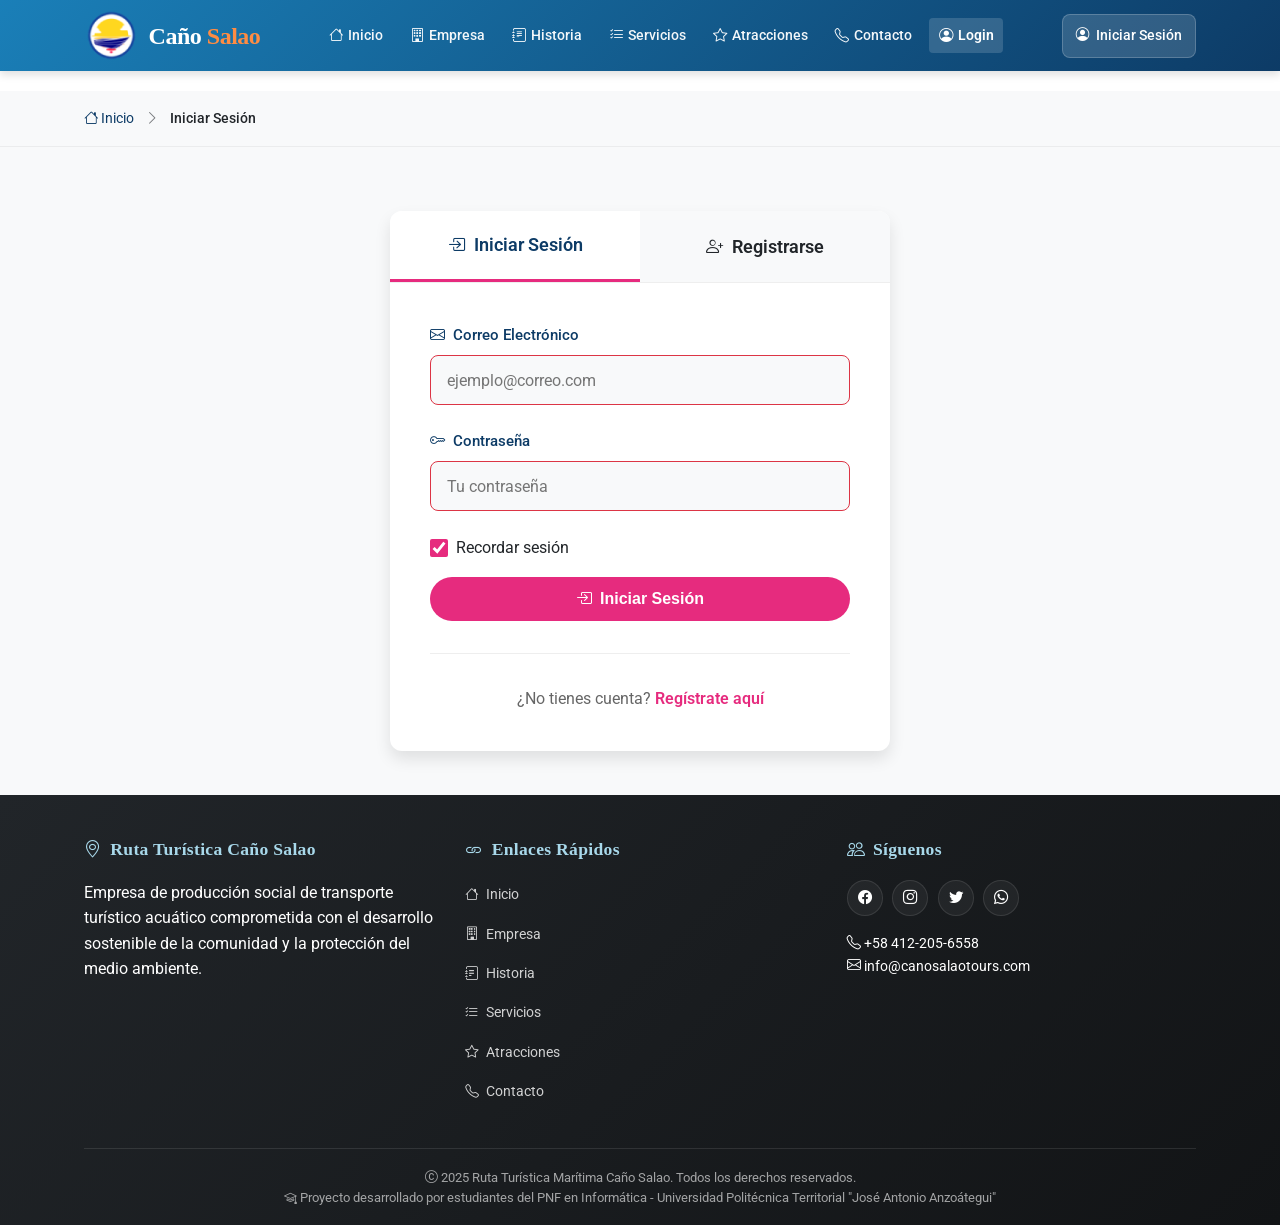
<file: Frontend/Pages/login.html>
<!DOCTYPE html>
<html lang="es">
<head>
    <meta charset="UTF-8">
    <meta name="viewport" content="width=device-width, initial-scale=1.0">
    <title>Iniciar Sesión | Ruta Turística Caño Salao | Barcelona, Venezuela</title>
    <meta name="description" content="Inicia sesión en la Ruta Turística Marítima Caño Salao. Accede a funciones especiales y gestiona tus reservas.">
    <meta name="keywords" content="login Caño Salao, inicio sesión turismo, cuenta usuario, reservas tours, acceso sistema">
    <meta name="author" content="Estudiantes: Alejandra Paricaguan, Luis Nucete, Ricardo Farías | Tutora: Dulce Paraguan">
    
    <!-- Preload de fuentes críticas -->
    <link rel="preload" href="https://fonts.googleapis.com/css2?family=Roboto:wght@300;400;500;700&family=Times+New+Roman:ital,wght@0,400;0,700;1,400&display=swap" as="style" onload="this.onload=null;this.rel='stylesheet'">
    <noscript><link rel="stylesheet" href="https://fonts.googleapis.com/css2?family=Roboto:wght@300;400;500;700&family=Times+New+Roman:ital,wght@0,400;0,700;1,400&display=swap"></noscript>
    
    <!-- Estilos críticos inline -->
    <style>
        /* SOLO ESTILOS CRÍTICOS PARA RENDER INICIAL */
        * {
            margin: 0;
            padding: 0;
            box-sizing: border-box;
        }
        
        body {
            font-family: -apple-system, BlinkMacSystemFont, 'Segoe UI', Roboto, Oxygen, Ubuntu, sans-serif;
            line-height: 1.5;
            overflow-x: hidden;
            background: #fff;
            opacity: 1 !important;
            visibility: visible !important;
        }
        
        .container {
            width: 90%;
            max-width: 1200px;
            margin: 0 auto;
            padding: 0 20px;
        }
        
        /* Header mínimo para render inicial */
        header {
            background: linear-gradient(135deg, #1a7fb8 0%, #0d3b66 100%);
            color: white;
            position: sticky;
            top: 0;
            z-index: 1000;
            padding: 0.75rem 0;
            box-shadow: 0 2px 10px rgba(0,0,0,0.1);
        }
        
        .header-content {
            display: flex;
            justify-content: space-between;
            align-items: center;
            gap: 1rem;
        }
        
        .logo h1 {
            font-size: 2rem;
            font-weight: bold;
            color: white;
            margin: 0;
        }
        
        .text-orange {
            color: #FF8C42;
        }
        
        /* ===== NAVEGACIÓN DESKTOP ===== */
        .nav-center {
            flex: 1;
            display: flex;
            justify-content: center;
            align-items: center;
        }
        
        nav {
            width: 100%;
        }
        
        nav ul {
            display: flex;
            list-style: none;
            gap: 0.5rem;
            align-items: center;
            margin: 0;
            padding: 0;
            justify-content: center;
        }
        
        nav ul li {
            position: relative;
        }
        
        nav ul li a {
            color: rgba(255,255,255,0.95);
            text-decoration: none;
            font-weight: 500;
            padding: 0.4rem 0.6rem;
            border-radius: 4px;
            display: flex;
            align-items: center;
            gap: 0.3rem;
            transition: all 0.2s ease;
            font-size: 0.9rem;
            white-space: nowrap;
        }
        
        nav ul li a:hover {
            background: rgba(255,255,255,0.1);
        }
        
        nav ul li a.active {
            background: rgba(255,255,255,0.15);
        }
        
        /* ===== SISTEMA DE USUARIO ===== */
        .user-menu-container {
            position: relative;
            z-index: 1002;
        }
        
        .logged-user {
            display: flex;
            align-items: center;
            gap: 8px;
            cursor: pointer;
            padding: 4px 8px;
            border-radius: 6px;
            transition: background-color 0.2s ease;
            min-height: 44px;
        }
        
        .logged-user:hover {
            background-color: rgba(255, 255, 255, 0.1);
        }
        
        .user-avatar {
            width: 35px;
            height: 35px;
            border-radius: 50%;
            background: linear-gradient(135deg, #3498db, #2c3e50);
            color: white;
            display: flex;
            align-items: center;
            justify-content: center;
            font-weight: bold;
            font-size: 16px;
            flex-shrink: 0;
            transition: transform 0.2s ease;
            border: 2px solid rgba(255, 255, 255, 0.3);
        }
        
        .user-avatar:hover {
            transform: scale(1.05);
        }
        
        .user-info {
            display: flex;
            flex-direction: column;
            gap: 2px;
        }
        
        .user-name {
            font-size: 0.85rem;
            font-weight: 600;
            color: white;
            white-space: nowrap;
            max-width: 120px;
            overflow: hidden;
            text-overflow: ellipsis;
        }
        
        .user-role {
            font-size: 0.7rem;
            color: rgba(255, 255, 255, 0.8);
            background: rgba(255, 255, 255, 0.1);
            padding: 1px 6px;
            border-radius: 10px;
            display: inline-block;
            text-transform: uppercase;
        }
        
        .user-role.admin {
            background: linear-gradient(135deg, #e74c3c, #c0392b);
            color: white;
            font-weight: bold;
        }
        
        .user-dropdown-menu {
            position: absolute;
            top: 100%;
            right: 0;
            background: white;
            border-radius: 8px;
            box-shadow: 0 4px 12px rgba(0,0,0,0.15);
            min-width: 220px;
            z-index: 1001;
            overflow: hidden;
            margin-top: 5px;
            display: none;
            animation: fadeInDown 0.2s ease;
            border: 1px solid #eee;
        }
        
        .user-dropdown-menu.show {
            display: block;
        }
        
        .user-dropdown-header {
            padding: 12px 15px;
            background: linear-gradient(135deg, #1a7fb8, #0d3b66);
            color: white;
            border-bottom: 1px solid rgba(255,255,255,0.1);
        }
        
        .user-dropdown-email {
            font-size: 0.85rem;
            color: rgba(255,255,255,0.9);
            margin-top: 2px;
        }
        
        .user-dropdown-menu a {
            display: flex;
            align-items: center;
            gap: 10px;
            padding: 12px 15px;
            color: #333;
            text-decoration: none;
            border-bottom: 1px solid #eee;
            transition: background 0.2s;
            font-size: 14px;
            cursor: pointer;
        }
        
        .user-dropdown-menu a:hover {
            background: #f5f5f5;
        }
        
        .user-dropdown-menu a:last-child {
            border-bottom: none;
            color: #e74c3c;
        }
        
        .user-dropdown-menu a:last-child:hover {
            background: #ffeaea;
        }
        
        .admin-badge {
            background: linear-gradient(135deg, #e74c3c, #c0392b);
            color: white;
            padding: 2px 8px;
            border-radius: 12px;
            font-size: 11px;
            font-weight: bold;
            margin-left: auto;
        }
        
        @keyframes fadeInDown {
            from {
                opacity: 0;
                transform: translateY(-10px);
            }
            to {
                opacity: 1;
                transform: translateY(0);
            }
        }
        
        .auth-section {
            display: flex;
            align-items: center;
            justify-content: flex-end;
            flex-shrink: 0;
            z-index: 1002;
        }
        
        .login-btn {
            display: flex;
            align-items: center;
            gap: 0.4rem;
            background: rgba(255,255,255,0.15);
            color: white;
            padding: 0.4rem 0.8rem;
            border-radius: 6px;
            text-decoration: none;
            font-weight: 500;
            transition: all 0.2s ease;
            border: 1px solid rgba(255,255,255,0.2);
            font-size: 0.85rem;
            white-space: nowrap;
            min-height: 44px;
        }
        
        .login-btn:hover {
            background: rgba(255,255,255,0.25);
        }
        
        /* ===== MENÚ MÓVIL ===== */
        .menu-toggle {
            display: none;
            background: none;
            border: none;
            color: white;
            font-size: 1.8rem;
            cursor: pointer;
            padding: 0.5rem;
            transition: all 0.2s ease;
            flex-shrink: 0;
            z-index: 1002;
            -webkit-tap-highlight-color: rgba(255,255,255,0.3);
            touch-action: manipulation;
            min-width: 44px;
            min-height: 44px;
            align-items: center;
            justify-content: center;
        }
        
        .mobile-menu-overlay {
            display: none;
            position: fixed;
            top: 0;
            left: 0;
            width: 100%;
            height: 100%;
            background: rgba(0,0,0,0.5);
            z-index: 999;
            opacity: 0;
            transition: opacity 0.3s ease;
        }
        
        .mobile-menu-overlay.active {
            display: block;
            opacity: 1;
        }
        
        .mobile-menu-container {
            position: fixed;
            top: 0;
            right: -100%;
            width: 85%;
            max-width: 300px;
            height: 100%;
            background: linear-gradient(135deg, #1a7fb8 0%, #0d3b66 100%);
            z-index: 1000;
            overflow-y: auto;
            transition: right 0.3s ease;
            box-shadow: -2px 0 10px rgba(0,0,0,0.3);
        }
        
        .mobile-menu-container.active {
            right: 0;
        }
        
        .mobile-menu-header {
            padding: 1rem;
            border-bottom: 1px solid rgba(255,255,255,0.1);
            display: flex;
            justify-content: space-between;
            align-items: center;
        }
        
        .mobile-menu-close {
            background: none;
            border: none;
            color: white;
            font-size: 1.8rem;
            cursor: pointer;
            padding: 0.5rem;
            -webkit-tap-highlight-color: rgba(255,255,255,0.3);
            touch-action: manipulation;
            min-width: 44px;
            min-height: 44px;
            display: flex;
            align-items: center;
            justify-content: center;
        }
        
        .mobile-menu-nav {
            padding: 1rem 0;
        }
        
        .mobile-menu-nav ul {
            list-style: none;
            padding: 0;
            margin: 0;
            display: flex;
            flex-direction: column;
        }
        
        .mobile-menu-nav li {
            border-bottom: 1px solid rgba(255,255,255,0.1);
            width: 100%;
        }
        
        .mobile-menu-nav li:last-child {
            border-bottom: none;
        }
        
        .mobile-menu-nav a {
            display: flex;
            align-items: center;
            gap: 1rem;
            padding: 1rem 1.5rem;
            color: white;
            text-decoration: none;
            font-size: 1.1rem;
            transition: background 0.2s ease;
            -webkit-tap-highlight-color: rgba(255,255,255,0.2);
            touch-action: manipulation;
            width: 100%;
        }
        
        .mobile-menu-nav a.active {
            background: rgba(255,255,255,0.15);
            font-weight: 600;
        }
        
        .mobile-menu-nav a:hover {
            background: rgba(255,255,255,0.1);
        }
        
        /* Loader minimalista */
        #page-loader {
            position: fixed;
            top: 0;
            left: 0;
            width: 100%;
            height: 100%;
            background: white;
            display: flex;
            align-items: center;
            justify-content: center;
            z-index: 9999;
            transition: opacity 0.5s ease, visibility 0.5s ease;
            opacity: 1;
            visibility: visible;
        }
        
        #page-loader.hidden {
            opacity: 0;
            visibility: hidden;
            pointer-events: none;
        }
        
        .loader-spinner {
            width: 40px;
            height: 40px;
            border: 3px solid #f3f3f3;
            border-top: 3px solid #0d3b66;
            border-radius: 50%;
            animation: spin 1s linear infinite;
        }
        
        @keyframes spin {
            0% { transform: rotate(0deg); }
            100% { transform: rotate(360deg); }
        }
        
        /* Prevenir scroll durante carga */
        body.loading {
            overflow: hidden;
            height: 100vh;
        }
        
        /* Estilo para spinners giratorios */
        .spin {
            animation: spin 1s linear infinite;
        }
        
        /* Sistema de notificaciones */
        .notification-system {
            position: fixed;
            top: 80px;
            right: 20px;
            z-index: 9998;
            display: flex;
            flex-direction: column;
            gap: 10px;
            max-width: 350px;
        }
        
        .notification {
            padding: 15px 20px;
            border-radius: 8px;
            box-shadow: 0 4px 12px rgba(0,0,0,0.15);
            display: flex;
            align-items: center;
            gap: 12px;
            animation: slideInRight 0.3s ease;
        }
        
        .notification.success {
            background: #d4edda;
            color: #155724;
            border-left: 4px solid #28a745;
        }
        
        .notification.error {
            background: #f8d7da;
            color: #721c24;
            border-left: 4px solid #dc3545;
        }
        
        .notification.info {
            background: #d1ecf1;
            color: #0c5460;
            border-left: 4px solid #17a2b8;
        }
        
        .notification.warning {
            background: #fff3cd;
            color: #856404;
            border-left: 4px solid #ffc107;
        }
        
        .notification .close-btn {
            background: none;
            border: none;
            color: inherit;
            cursor: pointer;
            padding: 5px;
            display: flex;
            align-items: center;
            justify-content: center;
            opacity: 0.7;
            transition: opacity 0.2s;
        }
        
        .notification .close-btn:hover {
            opacity: 1;
        }
        
        @keyframes slideInRight {
            from {
                opacity: 0;
                transform: translateX(100%);
            }
            to {
                opacity: 1;
                transform: translateX(0);
            }
        }
        
        @media (max-width: 768px) {
            .menu-toggle {
                display: flex !important;
            }
            
            .nav-center {
                display: none !important;
            }
            
            .header-content {
                flex-wrap: nowrap;
            }
            
            .logo {
                flex: 1;
            }
            
            .logo h1 {
                font-size: 1.4rem;
            }
            
            .auth-section {
                order: 3;
            }
            
            .user-info {
                display: none;
            }
            
            .user-dropdown-menu {
                position: fixed;
                top: 60px;
                right: 10px;
                left: 10px;
                min-width: auto;
            }
            
            .mobile-menu-container {
                z-index: 1000;
            }
            
            .mobile-menu-overlay {
                z-index: 999;
            }
            
            .notification-system {
                top: 60px;
                right: 10px;
                left: 10px;
                max-width: none;
            }
            
            .notification {
                padding: 12px 15px;
            }
        }
        
        @media (max-width: 576px) {
            .logo-img {
                width: 35px;
                height: 35px;
            }
            
            .logo h1 {
                font-size: 1.3rem;
            }
            
            .user-avatar {
                width: 32px;
                height: 32px;
                font-size: 14px;
            }
        }
    </style>
    
    <!-- Cargar CSS principal de forma no bloqueante -->
    <link rel="stylesheet" href="../index.css" media="print" onload="this.media='all'">
    <noscript><link rel="stylesheet" href="../index.css"></noscript>
    
    <!-- Bootstrap Icons diferido -->
    <link rel="preload" href="https://cdn.jsdelivr.net/npm/bootstrap-icons@1.11.1/font/bootstrap-icons.css" as="style" onload="this.onload=null;this.rel='stylesheet'">
    <noscript><link rel="stylesheet" href="https://cdn.jsdelivr.net/npm/bootstrap-icons@1.11.1/font/bootstrap-icons.css"></noscript>
    
    <style>
        /* Estilos específicos para la página de login - SIN HERO */
        .breadcrumb {
            background: var(--color-light, #f8f9fa);
            padding: 1rem 0;
            font-size: 0.9rem;
            border-bottom: 1px solid rgba(0,0,0,0.05);
            opacity: 1 !important;
        }
        
        .breadcrumb a {
            color: var(--color-primary, #0d3b66);
            text-decoration: none;
            transition: all 0.2s ease;
        }
        
        .breadcrumb a:hover {
            color: var(--color-accent, #e62b7e);
        }
        
        .breadcrumb span {
            color: var(--color-dark, #212529);
            font-weight: 500;
        }
        
        /* Contenedor de autenticación - AHORA PRIMERO DESPUÉS DEL BREADCRUMB */
        .auth-section-full {
            padding: 4rem 0;
            background: #f8f9fa;
            min-height: 70vh;
            opacity: 1 !important;
        }
        
        .auth-container {
            max-width: 500px;
            margin: 0 auto;
            background: white;
            border-radius: var(--radius-lg, 12px);
            box-shadow: var(--shadow-lg, 0 8px 16px rgba(0,0,0,0.1));
            overflow: hidden;
        }
        
        .auth-tabs {
            display: flex;
            border-bottom: 1px solid #eee;
        }
        
        .auth-tab {
            flex: 1;
            padding: 1.5rem;
            text-align: center;
            cursor: pointer;
            background: var(--color-light, #f8f9fa);
            border: none;
            font-family: inherit;
            font-size: 1.1rem;
            font-weight: 600;
            color: var(--color-dark, #212529);
            transition: all 0.3s ease;
            display: flex;
            align-items: center;
            justify-content: center;
            gap: 0.5rem;
        }
        
        .auth-tab:hover {
            background: rgba(0,0,0,0.05);
        }
        
        .auth-tab.active {
            background: white;
            color: var(--color-primary, #0d3b66);
            border-bottom: 3px solid var(--color-accent, #e62b7e);
        }
        
        .auth-form-container {
            padding: 2.5rem;
        }
        
        .auth-form {
            display: none;
            animation: fadeIn 0.5s ease;
        }
        
        .auth-form.active {
            display: block;
        }
        
        @keyframes fadeIn {
            from {
                opacity: 0;
            }
            to {
                opacity: 1;
            }
        }
        
        .form-group {
            margin-bottom: 1.5rem;
        }
        
        .form-group label {
            display: flex;
            align-items: center;
            gap: 0.5rem;
            margin-bottom: 0.5rem;
            font-weight: 500;
            color: var(--color-primary, #0d3b66);
            font-size: 0.95rem;
        }
        
        .form-control {
            width: 100%;
            padding: 0.9rem 1rem;
            border: 1px solid #ddd;
            border-radius: var(--radius-md, 8px);
            font-family: inherit;
            font-size: 1rem;
            transition: all 0.2s ease;
            background: var(--color-light, #f8f9fa);
        }
        
        .form-control:focus {
            outline: none;
            border-color: var(--color-accent, #e62b7e);
            box-shadow: 0 0 0 3px rgba(230, 43, 126, 0.1);
            background: white;
        }
        
        .checkbox-group {
            display: flex;
            align-items: center;
            gap: 0.5rem;
            margin-top: 1rem;
        }
        
        .checkbox-group input[type="checkbox"] {
            width: 18px;
            height: 18px;
            accent-color: var(--color-accent, #e62b7e);
        }
        
        .checkbox-group label {
            margin: 0;
            font-weight: normal;
            color: var(--color-dark, #212529);
        }
        
        .btn-block {
            width: 100%;
            padding: 1rem;
            margin-top: 1rem;
            font-size: 1.1rem;
        }
        
        .btn {
            display: inline-flex;
            align-items: center;
            gap: 0.5rem;
            background: var(--color-accent, #e62b7e);
            color: white;
            padding: 0.8rem 1.5rem;
            border-radius: 50px;
            text-decoration: none;
            font-weight: 600;
            transition: all 0.3s ease;
            border: none;
            cursor: pointer;
            font-size: 1rem;
        }
        
        .btn:hover {
            transform: translateY(-2px);
            box-shadow: 0 5px 15px rgba(0,0,0,0.2);
        }
        
        .btn:disabled {
            opacity: 0.7;
            cursor: not-allowed;
            transform: none;
        }
        
        .auth-switch {
            text-align: center;
            margin-top: 2rem;
            padding-top: 2rem;
            border-top: 1px solid #eee;
            color: #666;
        }
        
        .auth-switch a {
            color: var(--color-accent, #e62b7e);
            text-decoration: none;
            font-weight: 600;
            transition: all 0.2s ease;
        }
        
        .auth-switch a:hover {
            text-decoration: underline;
        }
        
        .alert {
            padding: 1rem;
            border-radius: var(--radius-md, 8px);
            margin-bottom: 1.5rem;
            display: none;
            animation: slideDown 0.3s ease;
        }
        
        .alert-success {
            background: #d4edda;
            color: #155724;
            border: 1px solid #c3e6cb;
        }
        
        .alert-error {
            background: #f8d7da;
            color: #721c24;
            border: 1px solid #f5c6cb;
        }
        
        .alert-info {
            background: #d1ecf1;
            color: #0c5460;
            border: 1px solid #bee5eb;
        }
        
        @keyframes slideDown {
            from {
                opacity: 0;
                transform: translateY(-10px);
            }
            to {
                opacity: 1;
                transform: translateY(0);
            }
        }
        
        .terms-link {
            color: var(--color-accent, #e62b7e);
            text-decoration: none;
        }
        
        .terms-link:hover {
            text-decoration: underline;
        }
        
        /* Panel de información de sesión */
        .session-info {
            background: #f8f9fa;
            border-radius: 8px;
            padding: 15px;
            margin-top: 20px;
            border-left: 4px solid #3498db;
            font-size: 0.9rem;
        }
        
        .session-info h4 {
            margin: 0 0 10px 0;
            color: #2c3e50;
            font-size: 1rem;
        }
        
        .session-info table {
            width: 100%;
            border-collapse: collapse;
        }
        
        .session-info td {
            padding: 5px 0;
            vertical-align: top;
        }
        
        .session-info .label {
            font-weight: 600;
            color: #555;
            width: 120px;
        }
        
        .session-info .value {
            color: #2c3e50;
            font-family: monospace;
            font-size: 0.85rem;
        }
        
        .session-info .status-badge {
            display: inline-block;
            padding: 2px 8px;
            border-radius: 12px;
            font-size: 0.75rem;
            font-weight: 600;
        }
        
        .session-info .status-active {
            background: #d4edda;
            color: #155724;
        }
        
        .session-info .status-inactive {
            background: #f8d7da;
            color: #721c24;
        }
        
        /* Responsive para login */
        @media (max-width: 768px) {
            .auth-container {
                margin: 0 1rem;
            }
            
            .auth-form-container {
                padding: 1.5rem;
            }
            
            .auth-tab {
                padding: 1rem;
                font-size: 1rem;
            }
        }
        
        @media (max-width: 576px) {
            .auth-tabs {
                flex-direction: column;
            }
            
            .auth-tab {
                padding: 1rem;
            }
        }
    </style>
</head>
<body class="loading">
    <!-- Sistema de notificaciones -->
    <div class="notification-system" id="notification-system"></div>
    
    <!-- Loader para experiencia inicial -->
    <div id="page-loader">
        <div class="loader-spinner"></div>
    </div>

    <!-- Header -->
    <header>
        <div class="container">
            <div class="header-content">
                <div class="logo">
                    <img 
                        src="../media/Logo_cano_60.png" 
                        srcset="../media/Logo_cano_60.png 1x, ../media/Logo_cano_120.png 2x" 
                        alt="Logo Caño Salao - Ruta Turística Marítima" 
                        class="logo-img"
                        width="35" 
                        height="35"
                        loading="eager"
                        aria-hidden="true"
                    >
                    <h1 class="times-font">Caño <span class="text-orange">Salao</span></h1>
                </div>

                <!-- Navegación desktop -->
                <div class="nav-center">
                    <nav>
                        <ul id="main-navigation">
                            <li><a href="../index.html"><i class="bi bi-house"></i> <span>Inicio</span></a></li>
                            <li><a href="Empresa.html"><i class="bi bi-building"></i> <span>Empresa</span></a></li>
                            <li><a href="Historia.html"><i class="bi bi-journal-text"></i> <span>Historia</span></a></li>
                            <li><a href="Servicios.html"><i class="bi bi-list-check"></i> <span>Servicios</span></a></li>
                            <li><a href="Atracciones.html"><i class="bi bi-star"></i> <span>Atracciones</span></a></li>
                            <li><a href="Contacto.html"><i class="bi bi-telephone"></i> <span>Contacto</span></a></li>
                            <li><a href="login.html" class="active"><i class="bi bi-person-circle"></i> <span>Login</span></a></li>
                        </ul>
                    </nav>
                </div>

                <!-- Sistema de usuario -->
                <div class="auth-section">
                    <div class="user-menu-container" id="user-menu-container">
                        <a href="login.html" class="login-btn" id="login-btn">
                            <i class="bi bi-person-circle"></i> <span class="login-text" id="login-text">Iniciar Sesión</span>
                        </a>
                        
                        <div class="logged-user" id="logged-user" style="display: none;">
                            <div class="user-avatar" id="user-avatar" aria-label="Menú de usuario" role="button" tabindex="0" title="Menú de usuario">U</div>
                            <div class="user-info">
                                <div class="user-name" id="user-name">Usuario</div>
                                <div class="user-role" id="user-role">user</div>
                            </div>
                        </div>
                    </div>
                </div>

                <!-- Menú móvil -->
                <button class="menu-toggle" id="mobile-menu-toggle" aria-label="Abrir menú de navegación" aria-expanded="false">
                    <i class="bi bi-list"></i>
                </button>
            </div>
        </div>
    </header>

    <!-- Menú móvil overlay -->
    <div class="mobile-menu-overlay" id="mobile-menu-overlay"></div>

    <!-- Menú móvil container -->
    <div class="mobile-menu-container" id="mobile-menu-container">
        <div class="mobile-menu-header">
            <div class="logo">
                <img src="../media/Logo_cano_60.png" alt="Logo Caño Salao" class="logo-img" width="35" height="35">
                <h2 class="times-font" style="color: white; font-size: 1.2rem;">Caño <span class="text-orange">Salao</span></h2>
            </div>
            <button class="mobile-menu-close" id="mobile-menu-close" aria-label="Cerrar menú">
                <i class="bi bi-x-lg"></i>
            </button>
        </div>
        
        <nav class="mobile-menu-nav">
            <ul>
                <li><a href="../index.html"><i class="bi bi-house"></i> Inicio</a></li>
                <li><a href="Empresa.html"><i class="bi bi-building"></i> Empresa</a></li>
                <li><a href="Historia.html"><i class="bi bi-journal-text"></i> Historia</a></li>
                <li><a href="Servicios.html"><i class="bi bi-list-check"></i> Servicios</a></li>
                <li><a href="Atracciones.html"><i class="bi bi-star"></i> Atracciones</a></li>
                <li><a href="Contacto.html"><i class="bi bi-telephone"></i> Contacto</a></li>
                <li id="mobile-user-menu" style="display: none;">
                    <a href="usuario.html"><i class="bi bi-person-circle"></i> Mi Cuenta</a>
                </li>
                <li><a href="login.html" class="active"><i class="bi bi-person-circle"></i> Iniciar Sesión</a></li>
            </ul>
        </nav>
    </div>

    <!-- Breadcrumb (ahora directamente después del header) -->
    <section class="breadcrumb">
        <div class="container">
            <a href="../index.html"><i class="bi bi-house"></i> Inicio</a> 
            <i class="bi bi-chevron-right" style="margin: 0 0.5rem; opacity: 0.6;"></i> 
            <span>Iniciar Sesión</span>
        </div>
    </section>

    <!-- Sección de Autenticación (ahora sin hero intermedio) -->
    <section class="auth-section-full">
        <div class="container">
            <div class="auth-container">
                <!-- Pestañas de Login/Registro -->
                <div class="auth-tabs">
                    <button class="auth-tab active" data-tab="login">
                        <i class="bi bi-box-arrow-in-right"></i> Iniciar Sesión
                    </button>
                    <button class="auth-tab" data-tab="register">
                        <i class="bi bi-person-plus"></i> Registrarse
                    </button>
                </div>

                <div class="auth-form-container">
                    <!-- Formulario de Login -->
                    <form id="login-form" class="auth-form active">
                        <div id="login-alert" class="alert"></div>
                        
                        <div class="form-group">
                            <label for="login-email"><i class="bi bi-envelope"></i> Correo Electrónico</label>
                            <input type="email" id="login-email" class="form-control" placeholder="ejemplo@correo.com" required>
                        </div>
                        
                        <div class="form-group">
                            <label for="login-password"><i class="bi bi-key"></i> Contraseña</label>
                            <input type="password" id="login-password" class="form-control" placeholder="Tu contraseña" required>
                        </div>
                        
                        <div class="checkbox-group">
                            <input type="checkbox" id="remember-me" checked>
                            <label for="remember-me">Recordar sesión</label>
                        </div>
                        
                        <button type="submit" class="btn btn-block" id="login-btn">
                            <i class="bi bi-box-arrow-in-right"></i> Iniciar Sesión
                        </button>
                        
                        <div class="auth-switch">
                            ¿No tienes cuenta? 
                            <a href="#" id="show-register">Regístrate aquí</a>
                        </div>
                    </form>

                    <!-- Formulario de Registro -->
                    <form id="register-form" class="auth-form">
                        <div id="register-alert" class="alert"></div>
                        
                        <div class="form-group">
                            <label for="register-name"><i class="bi bi-person"></i> Nombre Completo</label>
                            <input type="text" id="register-name" class="form-control" placeholder="Tu nombre completo" required>
                        </div>
                        
                        <div class="form-group">
                            <label for="register-email"><i class="bi bi-envelope"></i> Correo Electrónico</label>
                            <input type="email" id="register-email" class="form-control" placeholder="ejemplo@correo.com" required>
                        </div>
                        
                        <div class="form-group">
                            <label for="register-password"><i class="bi bi-key"></i> Contraseña</label>
                            <input type="password" id="register-password" class="form-control" placeholder="Mínimo 6 caracteres" minlength="6" required>
                        </div>
                        
                        <div class="form-group">
                            <label for="register-confirm"><i class="bi bi-key-fill"></i> Confirmar Contraseña</label>
                            <input type="password" id="register-confirm" class="form-control" placeholder="Repite tu contraseña" required>
                        </div>
                        
                        <div class="checkbox-group">
                            <input type="checkbox" id="accept-terms" required>
                            <label for="accept-terms">
                                Acepto los <a href="#" class="terms-link">términos de servicio</a> 
                                y la <a href="#" class="terms-link">política de privacidad</a>
                            </label>
                        </div>
                        
                        <button type="submit" class="btn btn-block" id="register-btn">
                            <i class="bi bi-person-plus"></i> Crear Cuenta
                        </button>
                        
                        <div class="auth-switch">
                            ¿Ya tienes cuenta? 
                            <a href="#" id="show-login">Inicia sesión aquí</a>
                        </div>
                    </form>
                    
                    <!-- Panel de información de sesión (visible solo cuando hay sesión) -->
                    <div class="session-info" id="session-info" style="display: none;">
                        <h4><i class="bi bi-info-circle"></i> Información de Sesión</h4>
                        <table id="session-details">
                            <tr>
                                <td class="label">Estado:</td>
                                <td class="value"><span class="status-badge status-active" id="session-status">Activa</span></td>
                            </tr>
                            <tr>
                                <td class="label">Usuario:</td>
                                <td class="value" id="session-user">Cargando...</td>
                            </tr>
                            <tr>
                                <td class="label">Email:</td>
                                <td class="value" id="session-email">Cargando...</td>
                            </tr>
                            <tr>
                                <td class="label">Token:</td>
                                <td class="value" id="session-token">Cargando...</td>
                            </tr>
                        </table>
                    </div>
                    
                </div>
            </div>
            
        </div>
    </section>

    <!-- Footer -->
    <footer>
        <div class="container">
            <div class="footer-content">
                <div class="footer-column">
                    <h3 class="times-font"><i class="bi bi-geo-alt"></i> Ruta Turística Caño Salao</h3>
                    <p>Empresa de producción social de transporte turístico acuático comprometida con el desarrollo sostenible de la comunidad y la protección del medio ambiente.</p>
                </div>
                <div class="footer-column">
                    <h3 class="times-font"><i class="bi bi-link"></i> Enlaces Rápidos</h3>
                    <ul class="footer-links">
                        <li><a href="../index.html"><i class="bi bi-house"></i> Inicio</a></li>
                        <li><a href="Empresa.html"><i class="bi bi-building"></i> Empresa</a></li>
                        <li><a href="Historia.html"><i class="bi bi-journal-text"></i> Historia</a></li>
                        <li><a href="Servicios.html"><i class="bi bi-list-check"></i> Servicios</a></li>
                        <li><a href="Atracciones.html"><i class="bi bi-star"></i> Atracciones</a></li>
                        <li><a href="Contacto.html"><i class="bi bi-telephone"></i> Contacto</a></li>
                    </ul>
                </div>
                <div class="footer-column">
                    <h3 class="times-font"><i class="bi bi-people"></i> Síguenos</h3>
                    <div class="social-links">
                        <a href="#" class="social-icon"><i class="bi bi-facebook"></i></a>
                        <a href="#" class="social-icon"><i class="bi bi-instagram"></i></a>
                        <a href="#" class="social-icon"><i class="bi bi-twitter"></i></a>
                        <a href="#" class="social-icon"><i class="bi bi-whatsapp"></i></a>
                    </div>
                    <div style="margin-top: 1rem;">
                        <p style="font-size: 0.9rem;"><i class="bi bi-telephone"></i> +58 412-205-6558</p>
                        <p style="font-size: 0.9rem;"><i class="bi bi-envelope"></i> info@canosalaotours.com</p>
                    </div>
                </div>
            </div>
            <div class="copyright">
                <p><i class="bi bi-c-circle"></i> 2025 Ruta Turística Marítima Caño Salao. Todos los derechos reservados.</p>
                <p><i class="bi bi-mortarboard"></i> Proyecto desarrollado por estudiantes del PNF en Informática - Universidad Politécnica Territorial "José Antonio Anzoátegui"</p>
            </div>
        </div>
    </footer>

    <!-- Script COMPLETO Y CORREGIDO - SIN NOTIFICACIONES DE DEBUG -->
    <script>
        (function() {
            "use strict";
            
            // ========== CONFIGURACIÓN ==========
            const API_BASE_URL = 'https://ricardjf.pythonanywhere.com/api';
            const STORAGE_KEYS = {
                TOKEN: 'cano_salao_token',
                REFRESH_TOKEN: 'cano_salao_refresh_token',
                USER: 'cano_salao_user',
                SESSION_EXPIRES: 'cano_salao_expires',
                LAST_ACTIVITY: 'cano_salao_last_activity'
            };
            
            // Estado global
            let currentUser = null;
            let isAuthenticated = false;
            let userDropdown = null;
            let userDropdownOpen = false;
            let isMobileMenuOpen = false;
            let isRefreshingToken = false;
            let failedRequestsQueue = [];
            
            // ========== SISTEMA DE NOTIFICACIONES ==========
            class NotificationSystem {
                constructor() {
                    this.container = document.getElementById('notification-system');
                    if (!this.container) {
                        this.container = document.createElement('div');
                        this.container.className = 'notification-system';
                        document.body.appendChild(this.container);
                    }
                }
                
                show(message, type = 'info', duration = 5000) {
                    const notification = document.createElement('div');
                    notification.className = `notification ${type}`;
                    
                    let icon = 'bi-info-circle';
                    if (type === 'success') icon = 'bi-check-circle';
                    if (type === 'error') icon = 'bi-exclamation-triangle';
                    if (type === 'warning') icon = 'bi-exclamation-circle';
                    
                    notification.innerHTML = `
                        <i class="bi ${icon}" style="font-size: 1.2rem;"></i>
                        <div style="flex: 1;">${message}</div>
                        <button class="close-btn" style="background: none; border: none; color: inherit; cursor: pointer;">
                            <i class="bi bi-x"></i>
                        </button>
                    `;
                    
                    this.container.appendChild(notification);
                    
                    const closeBtn = notification.querySelector('.close-btn');
                    closeBtn.addEventListener('click', () => {
                        this.remove(notification);
                    });
                    
                    if (duration > 0) {
                        setTimeout(() => {
                            this.remove(notification);
                        }, duration);
                    }
                    
                    return notification;
                }
                
                remove(notification) {
                    notification.style.animation = 'slideInRight 0.3s ease reverse';
                    setTimeout(() => {
                        if (notification.parentNode === this.container) {
                            this.container.removeChild(notification);
                        }
                    }, 300);
                }
                
                clear() {
                    this.container.innerHTML = '';
                }
            }
            
            const notifications = new NotificationSystem();
            
            // ========== FUNCIONES DE UTILIDAD ==========
            function showAlert(alertDiv, message, type) {
                if (typeof alertDiv === 'string') {
                    alertDiv = document.getElementById(alertDiv);
                }
                if (!alertDiv) return;
                
                alertDiv.textContent = message;
                alertDiv.className = `alert alert-${type}`;
                alertDiv.style.display = 'block';
                
                // Solo mostrar notificaciones para errores y éxito de login/registro
                if (type === 'error' || type === 'success') {
                    notifications.show(message, type);
                }
                
                if (type !== 'success') {
                    setTimeout(() => {
                        alertDiv.style.display = 'none';
                    }, 5000);
                }
            }
            
            function validateEmail(email) {
                const re = /^[^\s@]+@[^\s@]+\.[^\s@]+$/;
                return re.test(email);
            }
            
            function validatePassword(password) {
                return password && password.length >= 6;
            }
            
            function validateName(name) {
                return name && name.trim().length >= 2;
            }
            
            // ========== FUNCIONES DE ALMACENAMIENTO ==========
            function getStorageItem(key) {
                return localStorage.getItem(key);
            }
            
            function setStorageItem(key, value) {
                localStorage.setItem(key, value);
            }
            
            function removeStorageItem(key) {
                localStorage.removeItem(key);
            }
            
            // ========== SISTEMA DE SESIÓN PERSISTENTE ==========
            function saveSession(token, userData, refreshToken = null) {
                try {
                    setStorageItem(STORAGE_KEYS.TOKEN, token);
                    setStorageItem(STORAGE_KEYS.USER, JSON.stringify(userData));
                    
                    if (refreshToken) {
                        setStorageItem(STORAGE_KEYS.REFRESH_TOKEN, refreshToken);
                    }
                    
                    const expires = new Date();
                    expires.setDate(expires.getDate() + 30);
                    setStorageItem(STORAGE_KEYS.SESSION_EXPIRES, expires.toISOString());
                    
                    setStorageItem(STORAGE_KEYS.LAST_ACTIVITY, new Date().toISOString());
                    
                    currentUser = userData;
                    isAuthenticated = true;
                    
                    updateSessionUI();
                    updateUserInterface();
                    
                    return true;
                } catch (error) {
                    console.error('Error guardando sesión:', error);
                    return false;
                }
            }
            
            function loadSession() {
                const token = getStorageItem(STORAGE_KEYS.TOKEN);
                const userData = getStorageItem(STORAGE_KEYS.USER);
                const expires = getStorageItem(STORAGE_KEYS.SESSION_EXPIRES);
                
                if (expires) {
                    const now = new Date();
                    const expiresDate = new Date(expires);
                    if (now > expiresDate) {
                        clearSession();
                        return { success: false, error: 'Sesión expirada' };
                    }
                }
                
                if (token && userData) {
                    try {
                        const user = JSON.parse(userData);
                        currentUser = user;
                        isAuthenticated = true;
                        
                        return { success: true, user };
                    } catch (error) {
                        clearSession();
                        return { success: false, error: 'Datos corruptos' };
                    }
                }
                
                return { success: false, error: 'No hay sesión' };
            }
            
            function clearSession() {
                Object.values(STORAGE_KEYS).forEach(key => {
                    removeStorageItem(key);
                });
                
                currentUser = null;
                isAuthenticated = false;
                
                notifications.show('Sesión cerrada correctamente', 'info');
                
                updateSessionUI();
                updateUserInterface();
            }
            
            function isSessionExpired() {
                const expiresStr = getStorageItem(STORAGE_KEYS.SESSION_EXPIRES);
                if (!expiresStr) return true;
                
                try {
                    const expires = new Date(expiresStr);
                    const now = new Date();
                    return now > expires;
                } catch (error) {
                    return true;
                }
            }
            
            function updateSessionExpiration() {
                const expires = new Date();
                expires.setDate(expires.getDate() + 30);
                setStorageItem(STORAGE_KEYS.SESSION_EXPIRES, expires.toISOString());
            }
            
            function updateLastActivity() {
                setStorageItem(STORAGE_KEYS.LAST_ACTIVITY, new Date().toISOString());
            }
            
            async function validateSessionWithServer() {
                const token = getStorageItem(STORAGE_KEYS.TOKEN);
                
                if (!token || !currentUser) {
                    return { valid: false };
                }
                
                try {
                    const response = await fetch(`${API_BASE_URL}/auth/verify`, {
                        headers: {
                            'Authorization': `Bearer ${token}`
                        }
                    });
                    
                    if (response.ok) {
                        const data = await response.json();
                        if (data.valid && data.user) {
                            updateSessionExpiration();
                            updateLastActivity();
                            return { valid: true, user: data.user };
                        }
                    }
                    
                    if (response.status === 401) {
                        const refreshSuccess = await refreshTokens();
                        if (refreshSuccess) {
                            return { valid: true, user: currentUser };
                        }
                    }
                    
                    return { valid: false };
                    
                } catch (error) {
                    return { valid: false, error: 'Error de red' };
                }
            }
            
            async function refreshTokens() {
                const refreshToken = getStorageItem(STORAGE_KEYS.REFRESH_TOKEN);
                
                if (!refreshToken) {
                    return false;
                }
                
                try {
                    const response = await fetch(`${API_BASE_URL}/auth/refresh`, {
                        method: 'POST',
                        headers: {
                            'Authorization': `Bearer ${refreshToken}`,
                            'Content-Type': 'application/json'
                        }
                    });
                    
                    if (response.ok) {
                        const data = await response.json();
                        
                        setStorageItem(STORAGE_KEYS.TOKEN, data.access_token);
                        if (data.refresh_token) {
                            setStorageItem(STORAGE_KEYS.REFRESH_TOKEN, data.refresh_token);
                        }
                        
                        if (data.user) {
                            setStorageItem(STORAGE_KEYS.USER, JSON.stringify(data.user));
                            currentUser = data.user;
                        }
                        
                        updateSessionExpiration();
                        return true;
                    } else {
                        clearSession();
                        return false;
                    }
                } catch (error) {
                    return false;
                }
            }
            
            function startSessionMonitoring() {
                setInterval(() => {
                    if (currentUser && !isSessionExpired()) {
                        const expiresStr = getStorageItem(STORAGE_KEYS.SESSION_EXPIRES);
                        if (expiresStr) {
                            const expires = new Date(expiresStr);
                            const now = new Date();
                            const hoursLeft = (expires - now) / (1000 * 60 * 60);
                            
                            if (hoursLeft < 24 && !isRefreshingToken) {
                                isRefreshingToken = true;
                                refreshTokens().finally(() => {
                                    isRefreshingToken = false;
                                });
                            }
                        }
                    }
                }, 60 * 1000);
            }
            
            // ========== FUNCIONES DE UI ==========
            function updateSessionUI() {
                const sessionInfo = document.getElementById('session-info');
                const token = getStorageItem(STORAGE_KEYS.TOKEN);
                const userData = getStorageItem(STORAGE_KEYS.USER);
                
                if (sessionInfo) {
                    if (token && userData) {
                        sessionInfo.style.display = 'block';
                        
                        try {
                            const user = JSON.parse(userData);
                            document.getElementById('session-user').textContent = user.nombre || 'N/A';
                            document.getElementById('session-email').textContent = user.email || 'N/A';
                            document.getElementById('session-token').textContent = 
                                token.substring(0, 20) + '...' + token.substring(token.length - 10);
                            
                            document.getElementById('login-email').value = user.email || '';
                        } catch (error) {
                            console.error('Error mostrando información de sesión:', error);
                        }
                    } else {
                        sessionInfo.style.display = 'none';
                    }
                }
            }
            
            function updateUserInterface() {
                const loginBtn = document.getElementById('login-btn');
                const loggedUser = document.getElementById('logged-user');
                const mobileUserMenu = document.getElementById('mobile-user-menu');
                const mobileMenuLinks = document.querySelectorAll('.mobile-menu-nav a');
                
                if (currentUser) {
                    if (loginBtn) loginBtn.style.display = 'none';
                    if (loggedUser) loggedUser.style.display = 'flex';
                    if (mobileUserMenu) mobileUserMenu.style.display = 'block';
                    
                    const userName = document.getElementById('user-name');
                    const userRole = document.getElementById('user-role');
                    const loginText = document.getElementById('login-text');
                    const avatar = document.getElementById('user-avatar');
                    
                    if (userName) {
                        userName.textContent = currentUser.nombre || currentUser.email.split('@')[0];
                    }
                    
                    if (userRole) {
                        userRole.textContent = currentUser.rol === 'admin' ? 'Administrador' : 'Usuario';
                        userRole.className = 'user-role ' + (currentUser.rol === 'admin' ? 'admin' : '');
                    }
                    
                    if (loginText) {
                        loginText.textContent = currentUser.nombre || 'Usuario';
                    }
                    
                    if (avatar) {
                        const letter = currentUser.nombre 
                            ? currentUser.nombre.charAt(0).toUpperCase() 
                            : currentUser.email.charAt(0).toUpperCase();
                        
                        avatar.textContent = letter;
                        
                        if (currentUser.rol === 'admin') {
                            avatar.style.background = 'linear-gradient(135deg, #e74c3c, #c0392b)';
                            avatar.title = `Administrador: ${currentUser.nombre}`;
                        } else {
                            avatar.style.background = 'linear-gradient(135deg, #3498db, #2c3e50)';
                            avatar.title = `Usuario: ${currentUser.nombre}`;
                        }
                        
                        avatar.onclick = toggleUserDropdown;
                        avatar.onkeydown = function(e) {
                            if (e.key === 'Enter' || e.key === ' ') {
                                e.preventDefault();
                                toggleUserDropdown();
                            }
                        };
                    }
                } else {
                    if (loginBtn) loginBtn.style.display = 'flex';
                    if (loggedUser) loggedUser.style.display = 'none';
                    if (mobileUserMenu) mobileUserMenu.style.display = 'none';
                    
                    mobileMenuLinks.forEach(link => {
                        if (link.getAttribute('href') === 'login.html') {
                            link.style.display = 'flex';
                        }
                    });
                }
            }
            
            function toggleUserDropdown() {
                if (!currentUser) return;
                
                if (!userDropdown) {
                    createUserDropdown();
                }
                
                if (userDropdownOpen) {
                    closeUserDropdown();
                } else {
                    openUserDropdown();
                }
            }
            
            function createUserDropdown() {
                const existing = document.getElementById('user-dropdown-menu');
                if (existing) existing.remove();
                
                userDropdown = document.createElement('div');
                userDropdown.id = 'user-dropdown-menu';
                userDropdown.className = 'user-dropdown-menu';
                
                const isAdmin = currentUser.rol === 'admin';
                
                userDropdown.innerHTML = `
                    <div class="user-dropdown-header">
                        <div style="font-weight: bold; font-size: 16px;">${currentUser.nombre || 'Usuario'}</div>
                        <div class="user-dropdown-email">${currentUser.email}</div>
                        ${isAdmin ? '<div style="font-size: 12px; margin-top: 4px; padding: 2px 8px; background: rgba(255,255,255,0.2); border-radius: 4px; display: inline-block;">Administrador</div>' : ''}
                    </div>
                    <a href="usuario.html" class="user-dropdown-link" id="user-account-link">
                        <i class="bi bi-person"></i> Mi Cuenta
                        ${isAdmin ? '<span class="admin-badge">ADMIN</span>' : ''}
                    </a>
                    ${isAdmin ? `
                    <a href="admin.html" class="user-dropdown-link">
                        <i class="bi bi-shield-check"></i> Panel de Administración
                    </a>
                    ` : ''}
                    <a href="reservas.html" class="user-dropdown-link">
                        <i class="bi bi-calendar-check"></i> Mis Reservas
                    </a>
                    <a href="#" class="user-dropdown-link" id="logout-link">
                        <i class="bi bi-box-arrow-right"></i> Cerrar Sesión
                    </a>
                `;
                
                document.getElementById('user-menu-container').appendChild(userDropdown);
                
                const accountLink = document.getElementById('user-account-link');
                if (accountLink) {
                    accountLink.addEventListener('click', function(e) {
                        e.preventDefault();
                        sessionStorage.setItem('redirecting_to_user', 'true');
                        window.location.href = 'usuario.html';
                    });
                }
                
                const logoutLink = document.getElementById('logout-link');
                if (logoutLink) {
                    logoutLink.addEventListener('click', function(e) {
                        e.preventDefault();
                        logout();
                    });
                }
                
                const links = userDropdown.querySelectorAll('.user-dropdown-link');
                links.forEach(link => {
                    link.addEventListener('mouseenter', function() {
                        this.style.background = '#f5f5f5';
                    });
                    link.addEventListener('mouseleave', function() {
                        this.style.background = '';
                    });
                });
            }
            
            function openUserDropdown() {
                if (!userDropdown) return;
                
                userDropdown.classList.add('show');
                userDropdownOpen = true;
                
                setTimeout(() => {
                    document.addEventListener('click', closeUserDropdownOnClickOutside);
                    document.addEventListener('keydown', closeUserDropdownOnEscape);
                }, 10);
            }
            
            function closeUserDropdown() {
                if (userDropdown) {
                    userDropdown.classList.remove('show');
                    userDropdownOpen = false;
                    
                    document.removeEventListener('click', closeUserDropdownOnClickOutside);
                    document.removeEventListener('keydown', closeUserDropdownOnEscape);
                }
            }
            
            function closeUserDropdownOnClickOutside(e) {
                if (userDropdown && 
                    !userDropdown.contains(e.target) && 
                    document.getElementById('user-avatar') && 
                    !document.getElementById('user-avatar').contains(e.target)) {
                    closeUserDropdown();
                }
            }
            
            function closeUserDropdownOnEscape(e) {
                if (e.key === 'Escape' && userDropdownOpen) {
                    closeUserDropdown();
                }
            }
            
            function logout() {
                if (confirm('¿Estás seguro de cerrar sesión?')) {
                    clearSession();
                    
                    const currentPath = window.location.pathname;
                    if (currentPath.includes('usuario.html') || 
                        currentPath.includes('admin.html') ||
                        currentPath.includes('reservas.html')) {
                        setTimeout(() => {
                            window.location.href = '../index.html';
                        }, 1000);
                    }
                }
            }
            
            function hideLoader() {
                const loader = document.getElementById('page-loader');
                if (loader) {
                    document.body.classList.remove('loading');
                    loader.classList.add('hidden');
                    document.body.style.opacity = '1';
                    document.body.style.visibility = 'visible';
                    document.body.style.overflow = 'visible';
                }
            }
            
            // ========== FUNCIONES DE API ==========
            async function loginWithAPI(email, password) {
                try {
                    const response = await fetch(`${API_BASE_URL}/auth/login`, {
                        method: 'POST',
                        headers: {
                            'Content-Type': 'application/json',
                            'Accept': 'application/json'
                        },
                        body: JSON.stringify({ email, password })
                    });
                    
                    const responseText = await response.text();
                    
                    let data;
                    try {
                        data = JSON.parse(responseText);
                    } catch (parseError) {
                        throw new Error('Respuesta inválida del servidor');
                    }
                    
                    if (!response.ok) {
                        throw new Error(data.error || data.message || `Error ${response.status}`);
                    }
                    
                    if (!data.access_token || !data.user) {
                        throw new Error('Respuesta incompleta: falta access_token o user');
                    }
                    
                    return {
                        token: data.access_token,
                        refresh_token: data.refresh_token,
                        user: data.user,
                        message: data.message
                    };
                    
                } catch (error) {
                    throw error;
                }
            }
            
            async function registerWithAPI(name, email, password) {
                try {
                    const response = await fetch(`${API_BASE_URL}/auth/register`, {
                        method: 'POST',
                        headers: {
                            'Content-Type': 'application/json',
                            'Accept': 'application/json'
                        },
                        body: JSON.stringify({ 
                            nombre: name,
                            email: email,
                            password: password
                        })
                    });
                    
                    const responseText = await response.text();
                    
                    let data;
                    try {
                        data = JSON.parse(responseText);
                    } catch (parseError) {
                        throw new Error('Respuesta inválida del servidor');
                    }
                    
                    if (!response.ok) {
                        throw new Error(data.error || data.message || 'Error en el registro');
                    }
                    
                    return {
                        token: data.access_token,
                        refresh_token: data.refresh_token,
                        user: data.user,
                        message: data.message
                    };
                    
                } catch (error) {
                    throw error;
                }
            }
            
            async function fetchWithAuth(url, options = {}) {
                const accessToken = getStorageItem(STORAGE_KEYS.TOKEN);
                
                if (!accessToken) {
                    return fetch(url, options);
                }
                
                options.headers = {
                    ...options.headers,
                    'Authorization': `Bearer ${accessToken}`
                };
                
                try {
                    const response = await fetch(url, options);
                    
                    if (response.status === 401) {
                        const responseData = await response.json().catch(() => ({}));
                        
                        if (responseData.error === 'token_expired' || responseData.error === 'invalid_token') {
                            if (isRefreshingToken) {
                                return new Promise((resolve, reject) => {
                                    failedRequestsQueue.push({ resolve, reject });
                                }).then(newToken => {
                                    options.headers = {
                                        ...options.headers,
                                        'Authorization': `Bearer ${newToken}`
                                    };
                                    return fetch(url, options);
                                }).catch(err => {
                                    return response;
                                });
                            }
                            
                            isRefreshingToken = true;
                            
                            try {
                                const newTokens = await refreshTokens();
                                
                                if (newTokens) {
                                    options.headers = {
                                        ...options.headers,
                                        'Authorization': `Bearer ${newTokens.access_token}`
                                    };
                                    
                                    processFailedQueue(null, newTokens.access_token);
                                    isRefreshingToken = false;
                                    return fetch(url, options);
                                } else {
                                    throw new Error('No se pudo refrescar el token');
                                }
                            } catch (refreshError) {
                                processFailedQueue(refreshError, null);
                                isRefreshingToken = false;
                                clearSession();
                                return response;
                            }
                        }
                    }
                    
                    if (response.ok && currentUser) {
                        updateLastActivity();
                    }
                    
                    return response;
                    
                } catch (error) {
                    throw error;
                }
            }
            
            const processFailedQueue = (error, token = null) => {
                failedRequestsQueue.forEach(prom => {
                    if (error) {
                        prom.reject(error);
                    } else {
                        prom.resolve(token);
                    }
                });
                failedRequestsQueue = [];
            };
            
            // ========== MANEJO DE FORMULARIOS ==========
            function initAuthForms() {
                // Pestañas
                document.querySelectorAll('.auth-tab').forEach(tab => {
                    tab.addEventListener('click', function() {
                        const tabId = this.getAttribute('data-tab');
                        
                        document.querySelectorAll('.auth-tab').forEach(t => t.classList.remove('active'));
                        this.classList.add('active');
                        
                        document.querySelectorAll('.auth-form').forEach(form => form.classList.remove('active'));
                        document.getElementById(`${tabId}-form`).classList.add('active');
                        
                        document.getElementById('login-alert').style.display = 'none';
                        document.getElementById('register-alert').style.display = 'none';
                    });
                });
                
                // Enlaces
                document.getElementById('show-register')?.addEventListener('click', function(e) {
                    e.preventDefault();
                    document.querySelector('[data-tab="register"]').click();
                });
                
                document.getElementById('show-login')?.addEventListener('click', function(e) {
                    e.preventDefault();
                    document.querySelector('[data-tab="login"]').click();
                });
                
                // ===== FORMULARIO DE LOGIN =====
                document.getElementById('login-form').addEventListener('submit', async function(e) {
                    e.preventDefault();
                    
                    const email = document.getElementById('login-email').value.trim().toLowerCase();
                    const password = document.getElementById('login-password').value;
                    const rememberMe = document.getElementById('remember-me').checked;
                    const loginBtn = document.getElementById('login-btn');
                    const alertDiv = document.getElementById('login-alert');
                    
                    if (!email || !password) {
                        showAlert(alertDiv, 'Por favor, completa todos los campos', 'error');
                        return;
                    }
                    
                    if (!validateEmail(email)) {
                        showAlert(alertDiv, 'Por favor, ingresa un email válido', 'error');
                        return;
                    }
                    
                    if (!validatePassword(password)) {
                        showAlert(alertDiv, 'La contraseña debe tener al menos 6 caracteres', 'error');
                        return;
                    }
                    
                    loginBtn.disabled = true;
                    const originalText = loginBtn.innerHTML;
                    loginBtn.innerHTML = '<i class="bi bi-arrow-repeat spin"></i> Conectando...';
                    
                    try {
                        const loginData = await loginWithAPI(email, password);
                        
                        const saved = saveSession(
                            loginData.token, 
                            loginData.user, 
                            rememberMe ? loginData.refresh_token : null
                        );
                        
                        if (saved) {
                            showAlert(alertDiv, `¡Inicio de sesión exitoso! Bienvenido/a, ${loginData.user.nombre}`, 'success');
                            
                            setTimeout(() => {
                                window.location.href = '../index.html?loginSuccess=true&fromLogin=true';
                            }, 2000);
                        } else {
                            showAlert(alertDiv, 'Error guardando la sesión', 'error');
                            loginBtn.disabled = false;
                            loginBtn.innerHTML = originalText;
                        }
                        
                    } catch (error) {
                        let errorMessage = error.message;
                        if (errorMessage.includes('401') || errorMessage.includes('Credenciales')) {
                            errorMessage = 'Credenciales incorrectas. Por favor, verifica tu email y contraseña.';
                        } else if (errorMessage.includes('Failed to fetch')) {
                            errorMessage = 'No se puede conectar al servidor. Verifica tu conexión a internet.';
                        }
                        
                        showAlert(alertDiv, `Error: ${errorMessage}`, 'error');
                        
                        loginBtn.disabled = false;
                        loginBtn.innerHTML = originalText;
                    }
                });
                
                // ===== FORMULARIO DE REGISTRO =====
                document.getElementById('register-form').addEventListener('submit', async function(e) {
                    e.preventDefault();
                    
                    const name = document.getElementById('register-name').value.trim();
                    const email = document.getElementById('register-email').value.trim().toLowerCase();
                    const password = document.getElementById('register-password').value;
                    const confirmPassword = document.getElementById('register-confirm').value;
                    const acceptTerms = document.getElementById('accept-terms').checked;
                    const registerBtn = document.getElementById('register-btn');
                    const alertDiv = document.getElementById('register-alert');
                    
                    if (!name || !email || !password || !confirmPassword) {
                        showAlert(alertDiv, 'Por favor, completa todos los campos', 'error');
                        return;
                    }
                    
                    if (!validateName(name)) {
                        showAlert(alertDiv, 'El nombre debe tener al menos 2 caracteres', 'error');
                        return;
                    }
                    
                    if (!validateEmail(email)) {
                        showAlert(alertDiv, 'Por favor, ingresa un email válido', 'error');
                        return;
                    }
                    
                    if (!validatePassword(password)) {
                        showAlert(alertDiv, 'La contraseña debe tener al menos 6 caracteres', 'error');
                        return;
                    }
                    
                    if (password !== confirmPassword) {
                        showAlert(alertDiv, 'Las contraseñas no coinciden', 'error');
                        return;
                    }
                    
                    if (!acceptTerms) {
                        showAlert(alertDiv, 'Debes aceptar los términos de servicio', 'error');
                        return;
                    }
                    
                    registerBtn.disabled = true;
                    const originalText = registerBtn.innerHTML;
                    registerBtn.innerHTML = '<i class="bi bi-arrow-repeat spin"></i> Creando cuenta...';
                    
                    try {
                        const registerData = await registerWithAPI(name, email, password);
                        
                        const saved = saveSession(
                            registerData.token, 
                            registerData.user, 
                            registerData.refresh_token
                        );
                        
                        if (saved) {
                            showAlert(alertDiv, `¡Cuenta creada exitosamente! Bienvenido/a, ${name}.`, 'success');
                            
                            setTimeout(() => {
                                window.location.href = '../index.html?registerSuccess=true';
                            }, 2000);
                        } else {
                            showAlert(alertDiv, 'Error guardando la sesión', 'error');
                            registerBtn.disabled = false;
                            registerBtn.innerHTML = originalText;
                        }
                        
                    } catch (error) {
                        let errorMessage = error.message;
                        if (errorMessage.includes('409')) {
                            errorMessage = 'El email ya está registrado. Por favor, inicia sesión.';
                        } else if (errorMessage.includes('Failed to fetch')) {
                            errorMessage = 'No se puede conectar al servidor. Intenta más tarde.';
                        }
                        
                        showAlert(alertDiv, `Error en el registro: ${errorMessage}`, 'error');
                        
                        registerBtn.disabled = false;
                        registerBtn.innerHTML = originalText;
                    }
                });
                
                // Validación en tiempo real para confirmar contraseña
                const passwordInput = document.getElementById('register-password');
                const confirmInput = document.getElementById('register-confirm');
                
                if (passwordInput && confirmInput) {
                    confirmInput.addEventListener('input', function() {
                        if (passwordInput.value !== confirmInput.value && confirmInput.value.length > 0) {
                            confirmInput.style.borderColor = 'var(--color-accent)';
                            confirmInput.style.boxShadow = '0 0 0 3px rgba(230, 43, 126, 0.1)';
                        } else {
                            confirmInput.style.borderColor = '';
                            confirmInput.style.boxShadow = '';
                        }
                    });
                }
            }
            
            // ========== MENÚ MÓVIL ==========
            function initMobileMenu() {
                const menuToggle = document.getElementById('mobile-menu-toggle');
                const menuClose = document.getElementById('mobile-menu-close');
                const menuOverlay = document.getElementById('mobile-menu-overlay');
                const menuContainer = document.getElementById('mobile-menu-container');
                
                if (menuToggle) {
                    menuToggle.addEventListener('click', function(e) {
                        e.preventDefault();
                        e.stopPropagation();
                        if (!isMobileMenuOpen) {
                            openMobileMenu();
                        } else {
                            closeMobileMenu();
                        }
                    });
                    
                    menuToggle.addEventListener('touchstart', function(e) {
                        e.preventDefault();
                        if (!isMobileMenuOpen) {
                            openMobileMenu();
                        } else {
                            closeMobileMenu();
                        }
                    }, { passive: false });
                }
                
                if (menuClose) {
                    menuClose.addEventListener('click', closeMobileMenu);
                    menuClose.addEventListener('touchstart', function(e) {
                        e.preventDefault();
                        closeMobileMenu();
                    }, { passive: false });
                }
                
                if (menuOverlay) {
                    menuOverlay.addEventListener('click', closeMobileMenu);
                    menuOverlay.addEventListener('touchstart', function(e) {
                        if (e.target === menuOverlay) {
                            e.preventDefault();
                            closeMobileMenu();
                        }
                    }, { passive: false });
                }
                
                const mobileLinks = document.querySelectorAll('.mobile-menu-nav a');
                mobileLinks.forEach(link => {
                    link.addEventListener('click', closeMobileMenu);
                    link.addEventListener('touchstart', function(e) {
                        setTimeout(closeMobileMenu, 100);
                    }, { passive: true });
                });
                
                document.addEventListener('keydown', function(e) {
                    if (e.key === 'Escape' && isMobileMenuOpen) {
                        closeMobileMenu();
                    }
                });
                
                if (menuContainer) {
                    menuContainer.addEventListener('touchmove', function(e) {
                        if (isMobileMenuOpen) {
                            e.preventDefault();
                        }
                    }, { passive: false });
                }
            }
            
            function openMobileMenu() {
                const menuContainer = document.getElementById('mobile-menu-container');
                const menuOverlay = document.getElementById('mobile-menu-overlay');
                
                if (menuContainer && menuOverlay) {
                    menuContainer.classList.add('active');
                    menuOverlay.classList.add('active');
                    document.body.style.overflow = 'hidden';
                    isMobileMenuOpen = true;
                    
                    closeUserDropdown();
                    
                    const menuToggle = document.getElementById('mobile-menu-toggle');
                    if (menuToggle) {
                        menuToggle.setAttribute('aria-expanded', 'true');
                        menuToggle.innerHTML = '<i class="bi bi-x-lg"></i>';
                    }
                }
            }
            
            function closeMobileMenu() {
                const menuContainer = document.getElementById('mobile-menu-container');
                const menuOverlay = document.getElementById('mobile-menu-overlay');
                
                if (menuContainer && menuOverlay) {
                    menuContainer.classList.remove('active');
                    menuOverlay.classList.remove('active');
                    document.body.style.overflow = '';
                    isMobileMenuOpen = false;
                    
                    const menuToggle = document.getElementById('mobile-menu-toggle');
                    if (menuToggle) {
                        menuToggle.setAttribute('aria-expanded', 'false');
                        menuToggle.innerHTML = '<i class="bi bi-list"></i>';
                    }
                }
            }
            
            // ========== INICIALIZACIÓN ==========
            function init() {
                const session = loadSession();
                
                if (session.success) {
                    updateUserInterface();
                    updateSessionUI();
                }
                
                initAuthForms();
                initMobileMenu();
                
                setTimeout(hideLoader, 500);
                startSessionMonitoring();
            }
            
            // ========== ESTILOS ADICIONALES ==========
            const style = document.createElement('style');
            style.textContent = `
                .spin {
                    animation: spin 1s linear infinite;
                }
                @keyframes spin {
                    0% { transform: rotate(0deg); }
                    100% { transform: rotate(360deg); }
                }
                .form-control:invalid {
                    border-color: #dc3545;
                }
                .form-control:valid {
                    border-color: #28a745;
                }
            `;
            document.head.appendChild(style);
            
            // Exponer funciones necesarias globalmente (para compatibilidad)
            window.logout = logout;
            
            init();
            
        })();
    </script>
</body>
</html>
</file>
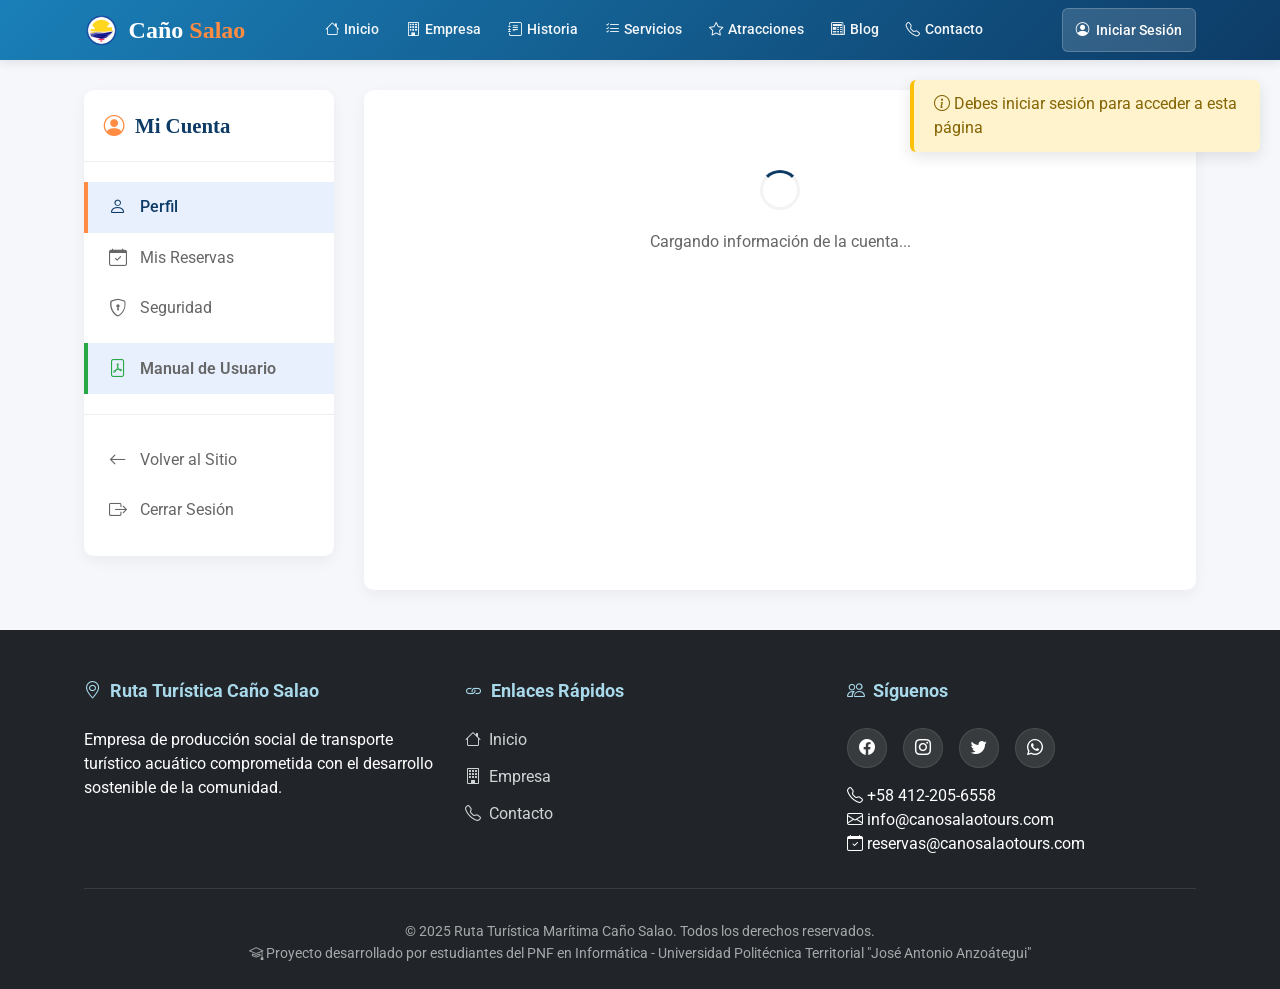
<file: Frontend/Pages/usuario.html>
<!DOCTYPE html>
<html lang="es">
<head>
    <meta charset="UTF-8">
    <meta name="viewport" content="width=device-width, initial-scale=1.0, maximum-scale=5.0, user-scalable=yes">
    <title>Mi Cuenta | Ruta Turística Caño Salao</title>
    <meta name="description" content="Gestiona tu perfil y reservas en Caño Salao">
    <meta name="keywords" content="cuenta usuario, perfil, reservas, historial">
    <meta name="author" content="Estudiantes: Alejandra Paricaguan, Luis Nucete, Ricardo Farías | Tutora: Dulce Paraguan">

    <!-- FAVICON -->
    <link rel="icon" type="image/png" sizes="32x32" href="../media/Logo_cano_60.png">
    <link rel="icon" type="image/png" sizes="16x16" href="../media/Logo_cano_60.png">
    <link rel="apple-touch-icon" href="../media/Logo_cano_120.png">
    <meta name="theme-color" content="#0d3b66">

    <!-- FUENTES -->
    <link rel="preconnect" href="https://fonts.googleapis.com">
    <link rel="preconnect" href="https://fonts.gstatic.com" crossorigin>
    <link href="https://fonts.googleapis.com/css2?family=Roboto:wght@300;400;500;700&display=swap" rel="stylesheet">

    <!-- Bootstrap Icons -->
    <link rel="stylesheet" href="https://cdn.jsdelivr.net/npm/bootstrap-icons@1.11.1/font/bootstrap-icons.css">

    <style>
        /* ===== RESET Y ESTILOS CRÍTICOS ===== */
        * {
            margin: 0;
            padding: 0;
            box-sizing: border-box;
            -webkit-tap-highlight-color: rgba(0,0,0,0.1);
            -webkit-touch-callout: none;
        }

        html, body {
            width: 100%;
            overflow-x: hidden;
            touch-action: manipulation;
        }

        body {
            font-family: 'Roboto', -apple-system, BlinkMacSystemFont, 'Segoe UI', Oxygen, Ubuntu, sans-serif;
            line-height: 1.5;
            background: #f5f7fa;
            color: #2c3e50;
            opacity: 1 !important;
            visibility: visible !important;
            -webkit-font-smoothing: antialiased;
            -moz-osx-font-smoothing: grayscale;
        }

        .times-font {
            font-family: 'Times New Roman', Times, serif !important;
            font-weight: 700;
        }

        .text-orange {
            color: #FF8C42;
        }

        .container {
            width: 90%;
            max-width: 1200px;
            margin: 0 auto;
            padding: 0 20px;
        }

        /* ===== LOADER ===== */
        #page-loader {
            position: fixed;
            top: 0;
            left: 0;
            width: 100%;
            height: 100%;
            background: white;
            display: flex;
            align-items: center;
            justify-content: center;
            z-index: 9999;
            transition: opacity 0.3s ease;
        }

        #page-loader.hidden {
            opacity: 0;
            visibility: hidden;
            pointer-events: none;
        }

        .loader-spinner {
            width: 40px;
            height: 40px;
            border: 3px solid #f3f3f3;
            border-top: 3px solid #0d3b66;
            border-radius: 50%;
            animation: spin 1s linear infinite;
        }

        @keyframes spin {
            0% { transform: rotate(0deg); }
            100% { transform: rotate(360deg); }
        }

        /* ===== HEADER ===== */
        header {
            background: linear-gradient(135deg, #1a7fb8 0%, #0d3b66 100%);
            color: white;
            position: sticky;
            top: 0;
            z-index: 1000;
            padding: 0.5rem 0;
            box-shadow: 0 2px 10px rgba(0,0,0,0.1);
            -webkit-backface-visibility: hidden;
            backface-visibility: hidden;
        }

        .header-content {
            display: flex;
            justify-content: space-between;
            align-items: center;
            gap: 1rem;
        }

        .logo {
            display: flex;
            align-items: center;
            gap: 0.6rem;
            flex-shrink: 0;
            z-index: 1002;
            text-decoration: none;
        }

        .logo-img {
            width: 35px;
            height: 35px;
            object-fit: contain;
            border-radius: 50%;
            display: block;
            flex-shrink: 0;
        }

        .logo h1 {
            font-size: 1.5rem;
            font-weight: bold;
            color: white;
            margin: 0;
            white-space: nowrap;
            font-family: 'Times New Roman', Times, serif;
        }

        /* Navegación desktop */
        .nav-center {
            flex: 1;
            display: flex;
            justify-content: center;
            align-items: center;
        }

        nav ul {
            display: flex;
            list-style: none;
            gap: 0.5rem;
            align-items: center;
            margin: 0;
            padding: 0;
            justify-content: center;
        }

        nav ul li a {
            color: rgba(255,255,255,0.95);
            text-decoration: none;
            font-weight: 500;
            padding: 0.4rem 0.6rem;
            border-radius: 4px;
            display: flex;
            align-items: center;
            gap: 0.3rem;
            transition: all 0.2s ease;
            font-size: 0.9rem;
            white-space: nowrap;
        }

        nav ul li a:hover,
        nav ul li a.active {
            background: rgba(255,255,255,0.1);
        }

        /* Sistema de usuario */
        .auth-section {
            display: flex;
            align-items: center;
            justify-content: flex-end;
            flex-shrink: 0;
            z-index: 1002;
        }

        .user-menu-container {
            position: relative;
            z-index: 1002;
        }

        .login-btn {
            display: flex;
            align-items: center;
            gap: 0.4rem;
            background: rgba(255,255,255,0.15);
            color: white;
            padding: 0.4rem 0.8rem;
            border-radius: 6px;
            text-decoration: none;
            font-weight: 500;
            transition: all 0.2s ease;
            border: 1px solid rgba(255,255,255,0.2);
            font-size: 0.85rem;
            white-space: nowrap;
            min-height: 44px;
        }

        .login-btn:hover {
            background: rgba(255,255,255,0.25);
        }

        .logged-user {
            display: flex;
            align-items: center;
            gap: 8px;
            cursor: pointer;
            padding: 4px 8px;
            border-radius: 6px;
            min-height: 44px;
        }

        .logged-user:hover {
            background-color: rgba(255, 255, 255, 0.1);
        }

        .user-avatar {
            width: 35px;
            height: 35px;
            border-radius: 50%;
            background: linear-gradient(135deg, #3498db, #2c3e50);
            color: white;
            display: flex;
            align-items: center;
            justify-content: center;
            font-weight: bold;
            font-size: 16px;
            flex-shrink: 0;
            border: 2px solid rgba(255, 255, 255, 0.3);
            cursor: pointer;
        }

        .user-info {
            display: flex;
            flex-direction: column;
            gap: 2px;
        }

        .user-name {
            font-size: 0.85rem;
            font-weight: 600;
            color: white;
            white-space: nowrap;
            max-width: 120px;
            overflow: hidden;
            text-overflow: ellipsis;
        }

        .user-role {
            font-size: 0.7rem;
            color: rgba(255, 255, 255, 0.8);
            background: rgba(255, 255, 255, 0.1);
            padding: 1px 6px;
            border-radius: 10px;
            display: inline-block;
        }

        .user-role.admin {
            background: linear-gradient(135deg, #e74c3c, #c0392b);
            color: white;
        }

        .user-dropdown-menu {
            position: absolute;
            top: 100%;
            right: 0;
            background: white;
            border-radius: 8px;
            box-shadow: 0 4px 12px rgba(0,0,0,0.15);
            min-width: 220px;
            z-index: 1001;
            overflow: hidden;
            margin-top: 5px;
            display: none;
            border: 1px solid #eee;
        }

        .user-dropdown-menu.show {
            display: block;
        }

        .user-dropdown-header {
            padding: 12px 15px;
            background: linear-gradient(135deg, #1a7fb8, #0d3b66);
            color: white;
            border-bottom: 1px solid rgba(255,255,255,0.1);
        }

        .user-dropdown-email {
            font-size: 0.85rem;
            color: rgba(255,255,255,0.9);
            margin-top: 2px;
        }

        .user-dropdown-menu a {
            display: flex;
            align-items: center;
            gap: 10px;
            padding: 12px 15px;
            color: #333;
            text-decoration: none;
            border-bottom: 1px solid #eee;
            transition: background 0.2s;
            font-size: 14px;
            cursor: pointer;
        }

        .user-dropdown-menu a:hover {
            background: #f5f5f5;
        }

        .user-dropdown-menu a:last-child {
            border-bottom: none;
            color: #e74c3c;
        }

        .admin-badge {
            background: linear-gradient(135deg, #e74c3c, #c0392b);
            color: white;
            padding: 2px 8px;
            border-radius: 12px;
            font-size: 11px;
            font-weight: bold;
            margin-left: auto;
        }

        /* Menú móvil */
        .menu-toggle {
            display: none;
            background: none;
            border: none;
            color: white;
            font-size: 1.8rem;
            cursor: pointer;
            padding: 0.5rem;
            flex-shrink: 0;
            z-index: 1002;
            min-width: 44px;
            min-height: 44px;
            align-items: center;
            justify-content: center;
        }

        .mobile-menu-overlay {
            display: none;
            position: fixed;
            top: 0;
            left: 0;
            width: 100%;
            height: 100%;
            background: rgba(0,0,0,0.5);
            z-index: 999;
            opacity: 0;
            transition: opacity 0.3s ease;
        }

        .mobile-menu-overlay.active {
            display: block;
            opacity: 1;
        }

        .mobile-menu-container {
            position: fixed;
            top: 0;
            right: -100%;
            width: 85%;
            max-width: 300px;
            height: 100%;
            background: linear-gradient(135deg, #1a7fb8 0%, #0d3b66 100%);
            z-index: 1000;
            overflow-y: auto;
            transition: right 0.3s ease;
            box-shadow: -2px 0 10px rgba(0,0,0,0.3);
            -webkit-overflow-scrolling: touch;
        }

        .mobile-menu-container.active {
            right: 0;
        }

        .mobile-menu-header {
            padding: 1rem;
            border-bottom: 1px solid rgba(255,255,255,0.1);
            display: flex;
            justify-content: space-between;
            align-items: center;
        }

        .mobile-menu-close {
            background: none;
            border: none;
            color: white;
            font-size: 1.8rem;
            cursor: pointer;
            padding: 0.5rem;
            min-width: 44px;
            min-height: 44px;
            display: flex;
            align-items: center;
            justify-content: center;
        }

        .mobile-menu-nav ul {
            list-style: none;
            padding: 0;
            margin: 0;
            display: flex;
            flex-direction: column;
        }

        .mobile-menu-nav a {
            display: flex;
            align-items: center;
            gap: 1rem;
            padding: 1rem 1.5rem;
            color: white;
            text-decoration: none;
            font-size: 1.1rem;
            transition: background 0.2s ease;
            width: 100%;
            min-height: 44px;
        }

        .mobile-menu-nav a.active {
            background: rgba(255,255,255,0.15);
            font-weight: 600;
        }

        /* ===== LAYOUT PRINCIPAL ===== */
        .user-layout {
            display: grid;
            grid-template-columns: 250px 1fr;
            gap: 30px;
            margin-top: 30px;
            margin-bottom: 40px;
        }

        /* ===== SIDEBAR ===== */
        .sidebar {
            background: white;
            border-radius: 10px;
            box-shadow: 0 5px 15px rgba(0,0,0,0.05);
            padding: 20px 0;
            height: fit-content;
            position: sticky;
            top: 90px;
        }

        .sidebar-header {
            padding: 0 20px 20px;
            border-bottom: 1px solid #eee;
            margin-bottom: 20px;
        }

        .sidebar-header h2 {
            font-size: 1.3rem;
            color: #0d3b66;
            font-family: 'Times New Roman', Times, serif;
            display: flex;
            align-items: center;
            gap: 10px;
        }

        .sidebar-header h2 i {
            color: #FF8C42;
        }

        .sidebar-nav {
            display: flex;
            flex-direction: column;
        }

        .nav-item {
            display: flex;
            align-items: center;
            gap: 12px;
            padding: 12px 20px;
            color: #666;
            text-decoration: none;
            transition: all 0.2s ease;
            border-left: 4px solid transparent;
            cursor: pointer;
        }

        .nav-item i {
            font-size: 1.1rem;
            width: 20px;
            text-align: center;
        }

        .nav-item:hover {
            background: #f8f9fa;
            border-left-color: #1a7fb8;
            color: #0d3b66;
        }

        .nav-item.active {
            background: #e8f0fe;
            border-left-color: #FF8C42;
            color: #0d3b66;
            font-weight: 500;
        }

        .nav-item.manual-link {
            background: #e8f0fe;
            border-left-color: #28a745;
            margin-top: 10px;
            font-weight: 600;
        }

        .nav-item.manual-link i {
            color: #28a745;
        }

        /* ===== CONTENIDO PRINCIPAL ===== */
        .main-content {
            background: white;
            border-radius: 10px;
            box-shadow: 0 5px 15px rgba(0,0,0,0.05);
            padding: 30px;
            min-height: 500px;
        }

        .section-header {
            display: flex;
            justify-content: space-between;
            align-items: center;
            margin-bottom: 25px;
            padding-bottom: 15px;
            border-bottom: 2px solid #f1f5f9;
        }

        .section-header h2 {
            font-size: 1.6rem;
            color: #0d3b66;
            font-family: 'Times New Roman', Times, serif;
            display: flex;
            align-items: center;
            gap: 10px;
        }

        .section-header h2 i {
            color: #FF8C42;
        }

        .section-actions {
            display: flex;
            gap: 10px;
        }

        /* ===== BOTONES ===== */
        .btn {
            padding: 10px 20px;
            border: none;
            border-radius: 5px;
            font-weight: 500;
            cursor: pointer;
            display: inline-flex;
            align-items: center;
            gap: 8px;
            transition: all 0.2s ease;
            font-size: 0.9rem;
            font-family: 'Roboto', sans-serif;
        }

        .btn-primary {
            background: #0d3b66;
            color: white;
        }

        .btn-primary:hover {
            background: #1a5276;
            transform: translateY(-2px);
            box-shadow: 0 5px 15px rgba(0,0,0,0.1);
        }

        .btn-outline {
            background: transparent;
            border: 2px solid #0d3b66;
            color: #0d3b66;
        }

        .btn-outline:hover {
            background: #0d3b66;
            color: white;
        }

        .btn-danger {
            background: #dc3545;
            color: white;
        }

        .btn-danger:hover {
            background: #c82333;
        }

        .btn-success {
            background: #28a745;
            color: white;
        }

        .btn-success:hover {
            background: #218838;
        }

        /* ===== FORMULARIOS ===== */
        .form-group {
            margin-bottom: 20px;
            position: relative;
        }

        .form-group label {
            display: flex;
            align-items: center;
            gap: 8px;
            margin-bottom: 8px;
            font-weight: 500;
            color: #0d3b66;
        }

        .form-group label i {
            color: #FF8C42;
        }

        .form-group label .required {
            color: #dc3545;
            margin-left: 4px;
        }

        .form-control {
            width: 100%;
            padding: 10px 12px;
            border: 1px solid #ddd;
            border-radius: 5px;
            font-size: 0.95rem;
            transition: all 0.3s ease;
            font-family: 'Roboto', sans-serif;
        }

        .form-control:focus {
            outline: none;
            border-color: #1a7fb8;
            box-shadow: 0 0 0 3px rgba(26,127,184,0.1);
        }

        .form-control.error {
            border-color: #dc3545;
            background-color: #fff8f8;
        }

        .form-control.valid {
            border-color: #28a745;
            background-color: #f8fff8;
        }

        .form-control:read-only {
            background: #f8f9fa;
            cursor: not-allowed;
        }

        .error-message {
            color: #dc3545;
            font-size: 0.8rem;
            margin-top: 5px;
            display: flex;
            align-items: center;
            gap: 4px;
        }

        .form-hint {
            color: #6c757d;
            font-size: 0.75rem;
            margin-top: 4px;
            display: flex;
            align-items: center;
            gap: 4px;
        }

        .form-hint i {
            color: #1a7fb8;
            font-size: 0.8rem;
        }

        .form-row {
            display: grid;
            grid-template-columns: 1fr 1fr;
            gap: 20px;
        }

        /* ===== TABLAS ===== */
        .table-responsive {
            overflow-x: auto;
            margin-top: 20px;
            border-radius: 8px;
            border: 1px solid #eee;
        }

        table {
            width: 100%;
            border-collapse: collapse;
            font-size: 0.9rem;
        }

        th {
            background: #f8f9fa;
            padding: 12px 15px;
            text-align: left;
            font-weight: 600;
            color: #0d3b66;
            border-bottom: 2px solid #dee2e6;
        }

        td {
            padding: 12px 15px;
            border-bottom: 1px solid #eee;
            vertical-align: middle;
        }

        tr:hover td {
            background: #f8f9fa;
        }

        .badge {
            padding: 4px 10px;
            border-radius: 4px;
            font-size: 0.7rem;
            font-weight: 600;
            text-transform: uppercase;
        }

        .badge.pendiente, .badge.pending { background: #fff3cd; color: #856404; }
        .badge.confirmada, .badge.confirmed { background: #d4edda; color: #155724; }
        .badge.cancelada, .badge.cancelled { background: #f8d7da; color: #721c24; }
        .badge.completada, .badge.completed { background: #cce5ff; color: #004085; }

        .action-buttons {
            display: flex;
            gap: 5px;
        }

        .action-btn {
            padding: 5px 10px;
            border: none;
            border-radius: 4px;
            cursor: pointer;
            font-size: 0.75rem;
            display: inline-flex;
            align-items: center;
            gap: 4px;
            transition: all 0.2s ease;
        }

        .action-btn.view { background: #17a2b8; color: white; }
        .action-btn.cancel { background: #dc3545; color: white; }

        .action-btn:hover {
            transform: translateY(-2px);
            box-shadow: 0 2px 5px rgba(0,0,0,0.2);
        }

        /* ===== MODALES ===== */
        .modal {
            display: none;
            position: fixed;
            top: 0;
            left: 0;
            width: 100%;
            height: 100%;
            background: rgba(0,0,0,0.5);
            z-index: 2000;
            align-items: center;
            justify-content: center;
        }

        .modal.active {
            display: flex;
        }

        .modal-content {
            background: white;
            border-radius: 10px;
            width: 90%;
            max-width: 600px;
            max-height: 90vh;
            overflow-y: auto;
            animation: modalSlideIn 0.3s ease;
        }

        .modal-header {
            padding: 20px;
            border-bottom: 1px solid #eee;
            display: flex;
            justify-content: space-between;
            align-items: center;
            background: #f8f9fa;
            border-radius: 10px 10px 0 0;
        }

        .modal-header h3 {
            font-size: 1.3rem;
            color: #0d3b66;
            font-family: 'Times New Roman', Times, serif;
            display: flex;
            align-items: center;
            gap: 10px;
        }

        .modal-header h3 i {
            color: #FF8C42;
        }

        .modal-close {
            background: none;
            border: none;
            font-size: 1.5rem;
            cursor: pointer;
            color: #999;
            transition: color 0.2s ease;
        }

        .modal-close:hover {
            color: #333;
        }

        .modal-body {
            padding: 20px;
        }

        .modal-footer {
            padding: 20px;
            border-top: 1px solid #eee;
            display: flex;
            justify-content: flex-end;
            gap: 10px;
            background: #f8f9fa;
            border-radius: 0 0 10px 10px;
        }

        @keyframes modalSlideIn {
            from { transform: translateY(-30px); opacity: 0; }
            to { transform: translateY(0); opacity: 1; }
        }

        /* ===== ALERTAS ===== */
        .site-alert {
            position: fixed;
            top: 80px;
            right: 20px;
            padding: 12px 20px;
            border-radius: 6px;
            z-index: 9998;
            max-width: 350px;
            display: none;
            animation: slideInRight 0.3s ease;
            box-shadow: 0 5px 15px rgba(0,0,0,0.1);
        }

        .site-alert.success {
            background: #d4edda;
            border-left: 4px solid #28a745;
            color: #155724;
        }

        .site-alert.error {
            background: #f8d7da;
            border-left: 4px solid #dc3545;
            color: #721c24;
        }

        .site-alert.info {
            background: #d1ecf1;
            border-left: 4px solid #17a2b8;
            color: #0c5460;
        }

        .site-alert.warning {
            background: #fff3cd;
            border-left: 4px solid #ffc107;
            color: #856404;
        }

        @keyframes slideInRight {
            from { transform: translateX(100%); opacity: 0; }
            to { transform: translateX(0%); opacity: 1; }
        }

        /* ===== ESTADOS ===== */
        .loading-state {
            text-align: center;
            padding: 50px;
            color: #666;
        }

        .loading-state .spinner {
            width: 40px;
            height: 40px;
            border: 3px solid #f3f3f3;
            border-top: 3px solid #0d3b66;
            border-radius: 50%;
            animation: spin 1s linear infinite;
            margin: 0 auto 20px;
        }

        .empty-state {
            text-align: center;
            padding: 50px;
            color: #999;
            background: #f8f9fa;
            border-radius: 8px;
        }

        .empty-state i {
            font-size: 3rem;
            margin-bottom: 15px;
            color: #ddd;
        }

        .empty-state h3 {
            color: #666;
            margin-bottom: 10px;
        }

        .empty-state .btn {
            display: inline-block;
            width: auto;
            margin-top: 15px;
        }

        /* ===== FILTROS ===== */
        .filters-bar {
            display: flex;
            gap: 15px;
            margin-bottom: 20px;
            flex-wrap: wrap;
            align-items: center;
            background: #f8f9fa;
            padding: 15px 20px;
            border-radius: 8px;
        }

        .search-box {
            flex: 1;
            min-width: 250px;
            display: flex;
            align-items: center;
            gap: 10px;
            background: white;
            border: 1px solid #ddd;
            border-radius: 5px;
            padding: 0 12px;
        }

        .search-box i {
            color: #999;
        }

        .search-box input {
            flex: 1;
            padding: 10px 0;
            border: none;
            outline: none;
            font-size: 0.9rem;
        }

        .filter-select {
            padding: 10px 12px;
            padding-right: 35px;
            border: 1px solid #ddd;
            border-radius: 5px;
            outline: none;
            cursor: pointer;
            min-width: 160px;
            font-size: 0.9rem;
            background: white;
        }

        /* ===== FOOTER ===== */
        footer {
            background: #212529;
            color: white;
            padding: 3rem 0 1.5rem;
        }

        .footer-content {
            display: grid;
            grid-template-columns: repeat(auto-fit, minmax(250px, 1fr));
            gap: 2rem;
            margin-bottom: 2rem;
        }

        .footer-column h3 {
            color: #a8d8ea;
            margin-bottom: 1.5rem;
            font-size: 1.1rem;
            display: flex;
            align-items: center;
            gap: 0.5rem;
        }

        .footer-links {
            list-style: none;
        }

        .footer-links li {
            margin-bottom: 0.8rem;
        }

        .footer-links a {
            color: rgba(255,255,255,0.8);
            text-decoration: none;
            transition: color 0.3s;
            display: flex;
            align-items: center;
            gap: 0.5rem;
        }

        .footer-links a:hover {
            color: white;
        }

        .social-links {
            display: flex;
            gap: 1rem;
            flex-wrap: wrap;
        }

        .social-icon {
            width: 40px;
            height: 40px;
            background: rgba(255,255,255,0.1);
            border-radius: 50%;
            display: flex;
            align-items: center;
            justify-content: center;
            color: white;
            text-decoration: none;
            transition: all 0.3s ease;
            border: 1px solid rgba(255,255,255,0.1);
        }

        .social-icon:hover {
            background: #e62b7e;
            transform: translateY(-3px);
        }

        .copyright {
            text-align: center;
            padding-top: 2rem;
            border-top: 1px solid rgba(255,255,255,0.1);
            color: rgba(255,255,255,0.6);
            font-size: 0.9rem;
        }

        /* ===== RESPONSIVE ===== */
        @media (max-width: 992px) {
            .user-layout {
                grid-template-columns: 1fr;
            }

            .sidebar {
                position: static;
                margin-bottom: 30px;
            }
        }

        @media (max-width: 768px) {
            .menu-toggle {
                display: flex !important;
            }

            .nav-center {
                display: none !important;
            }

            .logo h1 {
                font-size: 1.4rem;
            }

            .user-info {
                display: none;
            }

            .form-row {
                grid-template-columns: 1fr;
            }

            .section-header {
                flex-direction: column;
                gap: 15px;
                text-align: center;
            }

            .section-actions {
                width: 100%;
                justify-content: center;
                flex-wrap: wrap;
            }

            .filters-bar {
                flex-direction: column;
                align-items: stretch;
            }

            .search-box {
                width: 100%;
            }

            .filter-select {
                width: 100%;
            }
        }

        @media (max-width: 576px) {
            .logo-img {
                width: 30px;
                height: 30px;
            }

            .logo h1 {
                font-size: 1.3rem;
            }

            .main-content {
                padding: 20px;
            }

            .user-avatar {
                width: 32px;
                height: 32px;
                font-size: 14px;
            }

            .user-dropdown-menu {
                position: fixed;
                top: 60px;
                right: 10px;
                left: 10px;
                min-width: auto;
            }
        }

        /* ===== PRINT STYLES ===== */
        @media print {
            header, footer, .sidebar, .section-actions, .action-buttons, .btn, .modal, .site-alert {
                display: none !important;
            }

            body, .main-content, .user-layout {
                padding: 0;
                margin: 0;
                background: white;
            }

            .main-content {
                box-shadow: none;
                border: none;
            }
        }
    </style>
</head>
<body>
    <!-- Sistema de alertas -->
    <div id="site-alert" class="site-alert"></div>

    <!-- Loader -->
    <div id="page-loader">
        <div class="loader-spinner"></div>
    </div>

    <!-- Header -->
    <header>
        <div class="container">
            <div class="header-content">
                <a href="../index.html" class="logo">
                    <img
                        src="../media/Logo_cano_60.png"
                        srcset="../media/Logo_cano_60.png 1x, ../media/Logo_cano_120.png 2x"
                        alt="Logo Caño Salao - Ruta Turística Marítima"
                        class="logo-img"
                        width="35"
                        height="35"
                        loading="eager"
                        aria-hidden="true"
                    >
                    <h1>Caño <span class="text-orange">Salao</span></h1>
                </a>

                <!-- Navegación desktop -->
                <div class="nav-center">
                    <nav>
                        <ul id="main-navigation">
                            <li><a href="../index.html"><i class="bi bi-house"></i> Inicio</a></li>
                            <li><a href="Empresa.html"><i class="bi bi-building"></i> Empresa</a></li>
                            <li><a href="Historia.html"><i class="bi bi-journal-text"></i> Historia</a></li>
                            <li><a href="Servicios.html"><i class="bi bi-list-check"></i> Servicios</a></li>
                            <li><a href="Atracciones.html"><i class="bi bi-star"></i> Atracciones</a></li>
                            <li><a href="blog.html"><i class="bi bi-newspaper"></i> Blog</a></li>
                            <li><a href="Contacto.html"><i class="bi bi-telephone"></i> Contacto</a></li>
                        </ul>
                    </nav>
                </div>

                <!-- Sistema de usuario -->
                <div class="auth-section">
                    <div class="user-menu-container" id="user-menu-container">
                        <a href="login.html" class="login-btn" id="login-btn">
                            <i class="bi bi-person-circle"></i> <span class="login-text">Iniciar Sesión</span>
                        </a>

                        <div class="logged-user" id="logged-user" style="display: none;">
                            <div class="user-avatar" id="user-avatar" aria-label="Menú de usuario" role="button" tabindex="0">U</div>
                            <div class="user-info">
                                <div class="user-name" id="user-name">Usuario</div>
                                <div class="user-role" id="user-role">user</div>
                            </div>
                        </div>
                    </div>
                </div>

                <!-- Menú móvil -->
                <button class="menu-toggle" id="mobile-menu-toggle" aria-label="Abrir menú de navegación" aria-expanded="false">
                    <i class="bi bi-list"></i>
                </button>
            </div>
        </div>
    </header>

    <!-- Menú móvil overlay -->
    <div class="mobile-menu-overlay" id="mobile-menu-overlay"></div>

    <!-- Menú móvil container -->
    <div class="mobile-menu-container" id="mobile-menu-container">
        <div class="mobile-menu-header">
            <div class="logo">
                <img src="../media/Logo_cano_60.png" alt="Logo Caño Salao" class="logo-img" width="35" height="35">
                <h2 style="color: white; font-size: 1.2rem;">Caño <span class="text-orange">Salao</span></h2>
            </div>
            <button class="mobile-menu-close" id="mobile-menu-close" aria-label="Cerrar menú">
                <i class="bi bi-x-lg"></i>
            </button>
        </div>

        <nav class="mobile-menu-nav">
            <ul>
                <li><a href="../index.html"><i class="bi bi-house"></i> Inicio</a></li>
                <li><a href="Empresa.html"><i class="bi bi-building"></i> Empresa</a></li>
                <li><a href="Historia.html"><i class="bi bi-journal-text"></i> Historia</a></li>
                <li><a href="Servicios.html"><i class="bi bi-list-check"></i> Servicios</a></li>
                <li><a href="Atracciones.html"><i class="bi bi-star"></i> Atracciones</a></li>
                <li><a href="Contacto.html"><i class="bi bi-telephone"></i> Contacto</a></li>
                <li><a href="blog.html"><i class="bi bi-newspaper"></i> Blog</a></li>
                <li><a href="../media/manual_usuario.pdf" target="_blank"><i class="bi bi-file-pdf"></i> Manual de Usuario</a></li>
                <li id="mobile-user-menu" style="display: none;">
                    <a href="usuario.html" class="active"><i class="bi bi-person-circle"></i> Mi Cuenta</a>
                </li>
                <li><a href="login.html" id="mobile-login-link"><i class="bi bi-person-circle"></i> Iniciar Sesión</a></li>
            </ul>
        </nav>
    </div>

    <!-- Contenido Principal -->
    <div class="container">
        <div class="user-layout">
            <!-- Sidebar -->
            <aside class="sidebar">
                <div class="sidebar-header">
                    <h2><i class="bi bi-person-circle"></i> Mi Cuenta</h2>
                </div>
                <nav class="sidebar-nav">
                    <div class="nav-item active" data-section="perfil">
                        <i class="bi bi-person"></i>
                        Perfil
                    </div>
                    <div class="nav-item" data-section="reservas">
                        <i class="bi bi-calendar-check"></i>
                        Mis Reservas
                    </div>
                    <div class="nav-item" data-section="seguridad">
                        <i class="bi bi-shield-lock"></i>
                        Seguridad
                    </div>
                    
                    <!-- Botón Manual de Usuario - PDF -->
                    <a href="manual_usuario.pdf" target="_blank" class="nav-item manual-link">
                        <i class="bi bi-file-pdf"></i>
                        Manual de Usuario
                    </a>
                    
                    <hr style="margin: 20px 0; border: none; border-top: 1px solid #eee;">
                    <a href="../index.html" class="nav-item" style="text-decoration: none;">
                        <i class="bi bi-arrow-left"></i>
                        Volver al Sitio
                    </a>
                    <div class="nav-item" id="logout-btn">
                        <i class="bi bi-box-arrow-right"></i>
                        Cerrar Sesión
                    </div>
                </nav>
            </aside>

            <!-- Contenido Principal -->
            <main class="main-content" id="main-content">
                <!-- Contenido dinámico -->
                <div class="loading-state">
                    <div class="spinner"></div>
                    <p>Cargando información de la cuenta...</p>
                </div>
            </main>
        </div>
    </div>

    <!-- Modal Genérico -->
    <div id="modal" class="modal">
        <div class="modal-content">
            <div class="modal-header">
                <h3 id="modal-title"><i class="bi bi-pencil-square"></i> Gestión</h3>
                <button class="modal-close" onclick="closeModal()">
                    <i class="bi bi-x-lg"></i>
                </button>
            </div>
            <div class="modal-body" id="modal-body">
                <!-- Contenido dinámico -->
            </div>
            <div class="modal-footer" id="modal-footer">
                <!-- Botones dinámicos -->
            </div>
        </div>
    </div>

    <!-- Modal de Confirmación -->
    <div id="confirm-modal" class="modal">
        <div class="modal-content" style="max-width: 450px;">
            <div class="modal-header">
                <h3><i class="bi bi-exclamation-triangle"></i> Confirmar Acción</h3>
                <button class="modal-close" onclick="closeConfirmModal()">
                    <i class="bi bi-x-lg"></i>
                </button>
            </div>
            <div class="modal-body" id="confirm-modal-body" style="text-align: center; padding: 30px;">
                <i class="bi bi-question-circle" style="font-size: 3rem; color: #ffc107; margin-bottom: 15px;"></i>
                <h4 id="confirm-title" style="color: #0d3b66; margin-bottom: 10px;">¿Estás seguro?</h4>
                <p id="confirm-message" style="color: #666;">Esta acción no se puede deshacer.</p>
            </div>
            <div class="modal-footer" id="confirm-modal-footer">
                <button class="btn btn-outline" onclick="closeConfirmModal()">
                    <i class="bi bi-x-lg"></i> Cancelar
                </button>
                <button class="btn btn-danger" id="confirm-confirm-btn">
                    <i class="bi bi-check-lg"></i> Confirmar
                </button>
            </div>
        </div>
    </div>

    <!-- Modal de Detalles de Reserva -->
    <div id="booking-detail-modal" class="modal">
        <div class="modal-content" style="max-width: 600px;">
            <div class="modal-header">
                <h3><i class="bi bi-calendar-check"></i> Detalles de la Reserva</h3>
                <button class="modal-close" onclick="closeBookingDetailModal()">
                    <i class="bi bi-x-lg"></i>
                </button>
            </div>
            <div class="modal-body" id="booking-detail-body">
                <!-- Contenido dinámico -->
            </div>
            <div class="modal-footer">
                <button class="btn btn-outline" onclick="closeBookingDetailModal()">Cerrar</button>
                <button class="btn btn-primary" onclick="window.print()">
                    <i class="bi bi-printer"></i> Imprimir
                </button>
            </div>
        </div>
    </div>

    <!-- Footer -->
    <footer>
        <div class="container">
            <div class="footer-content">
                <div class="footer-column">
                    <h3><i class="bi bi-geo-alt"></i> Ruta Turística Caño Salao</h3>
                    <p>Empresa de producción social de transporte turístico acuático comprometida con el desarrollo sostenible de la comunidad.</p>
                </div>
                <div class="footer-column">
                    <h3><i class="bi bi-link"></i> Enlaces Rápidos</h3>
                    <ul class="footer-links">
                        <li><a href="../index.html"><i class="bi bi-house"></i> Inicio</a></li>
                        <li><a href="Empresa.html"><i class="bi bi-building"></i> Empresa</a></li>
                        <li><a href="Contacto.html"><i class="bi bi-telephone"></i> Contacto</a></li>
                    </ul>
                </div>
                <div class="footer-column">
                    <h3><i class="bi bi-people"></i> Síguenos</h3>
                    <div class="social-links">
                        <a href="#" class="social-icon"><i class="bi bi-facebook"></i></a>
                        <a href="#" class="social-icon"><i class="bi bi-instagram"></i></a>
                        <a href="#" class="social-icon"><i class="bi bi-twitter"></i></a>
                        <a href="#" class="social-icon"><i class="bi bi-whatsapp"></i></a>
                    </div>
                    <div style="margin-top: 1rem;">
                        <p><i class="bi bi-telephone"></i> +58 412-205-6558</p>
                        <p><i class="bi bi-envelope"></i> info@canosalaotours.com</p>
                        <p><i class="bi bi-calendar-check"></i> reservas@canosalaotours.com</p>
                    </div>
                </div>
            </div>
            <div class="copyright">
                <p>© 2025 Ruta Turística Marítima Caño Salao. Todos los derechos reservados.</p>
                <p><i class="bi bi-mortarboard"></i> Proyecto desarrollado por estudiantes del PNF en Informática - Universidad Politécnica Territorial "José Antonio Anzoátegui"</p>
            </div>
        </div>
    </footer>

    <script>
        (function() {
            "use strict";

            // ========== CONFIGURACIÓN ==========
            const API_BASE_URL = 'https://ricardjf.pythonanywhere.com/api';
            const STORAGE_KEYS = {
                TOKEN: 'cano_salao_token',
                REFRESH_TOKEN: 'cano_salao_refresh_token',
                USER: 'cano_salao_user',
                SESSION_EXPIRES: 'cano_salao_expires',
                LAST_ACTIVITY: 'cano_salao_last_activity'
            };

            // ========== VARIABLES GLOBALES ==========
            let currentUser = null;
            let userBookings = [];
            let currentSection = 'perfil';
            let currentPage = 1;
            let itemsPerPage = 10;
            let userDropdown = null;
            let userDropdownOpen = false;
            let isMobileMenuOpen = false;
            let isRefreshingToken = false;
            let failedRequestsQueue = [];

            // ========== FUNCIONES DE ALMACENAMIENTO ==========
            function getStorageItem(key) { 
                return localStorage.getItem(key); 
            }
            
            function setStorageItem(key, value) { 
                localStorage.setItem(key, value); 
            }
            
            function removeStorageItem(key) { 
                localStorage.removeItem(key); 
            }

            // ========== SISTEMA DE ALERTAS ==========
            function showAlert(message, type = 'info') {
                const alert = document.getElementById('site-alert');
                alert.className = `site-alert ${type}`;
                alert.innerHTML = `<i class="bi ${type === 'success' ? 'bi-check-circle' : type === 'error' ? 'bi-exclamation-triangle' : 'bi-info-circle'}"></i> ${message}`;
                alert.style.display = 'block';
                setTimeout(() => { alert.style.display = 'none'; }, 4000);
            }
            
            function showSuccess(m) { showAlert(m, 'success'); }
            function showError(m) { showAlert(m, 'error'); }
            function showInfo(m) { showAlert(m, 'info'); }
            function showWarning(m) { showAlert(m, 'warning'); }

            // ========== FUNCIONES DE VALIDACIÓN ==========
            const validators = {
                required: function(value, fieldName = 'Campo') {
                    if (!value || value.trim() === '') {
                        return { valid: false, message: `${fieldName} es requerido` };
                    }
                    return { valid: true };
                },
                
                email: function(email) {
                    const re = /^[^\s@]+@[^\s@]+\.[^\s@]+$/;
                    if (!email || email.trim() === '') {
                        return { valid: false, message: 'El email es requerido' };
                    }
                    if (!re.test(email)) {
                        return { valid: false, message: 'El email no tiene un formato válido' };
                    }
                    return { valid: true };
                },
                
                phone: function(phone) {
                    if (!phone || phone.trim() === '') {
                        return { valid: true };
                    }
                    const re = /^(\+58|0)?4\d{2}[-\s]?\d{7}$/;
                    if (!re.test(phone.replace(/\s/g, ''))) {
                        return { valid: false, message: 'El teléfono debe ser venezolano (ej: +58 412-1234567)' };
                    }
                    return { valid: true };
                },
                
                password: function(password) {
                    if (!password) {
                        return { valid: false, message: 'La contraseña es requerida' };
                    }
                    if (password.length < 6) {
                        return { valid: false, message: 'La contraseña debe tener al menos 6 caracteres' };
                    }
                    return { valid: true };
                }
            };

            function validateField(input, validators, fieldName) {
                const value = input.value;
                let isValid = true;
                let errorMessage = '';

                input.classList.remove('error', 'valid');

                const existingError = input.parentNode.querySelector('.error-message');
                if (existingError) existingError.remove();

                for (let validator of validators) {
                    const result = validator(value, fieldName);
                    if (!result.valid) {
                        isValid = false;
                        errorMessage = result.message;
                        break;
                    }
                }

                if (!isValid) {
                    input.classList.add('error');
                    const errorDiv = document.createElement('div');
                    errorDiv.className = 'error-message';
                    errorDiv.innerHTML = `<i class="bi bi-exclamation-circle"></i> ${errorMessage}`;
                    input.parentNode.appendChild(errorDiv);
                } else if (value && value.trim() !== '') {
                    input.classList.add('valid');
                }

                return isValid;
            }

            function validateForm(formId, validationRules) {
                let isFormValid = true;
                const form = document.getElementById(formId);
                if (!form) return false;

                for (let [fieldId, rules] of Object.entries(validationRules)) {
                    const input = document.getElementById(fieldId);
                    if (input) {
                        const fieldName = rules.name || input.placeholder || 'Campo';
                        const isValid = validateField(input, rules.validators, fieldName);
                        if (!isValid) isFormValid = false;
                    }
                }

                return isFormValid;
            }

            // ========== SISTEMA DE SESIÓN ==========
            function loadSession() {
                const token = getStorageItem(STORAGE_KEYS.TOKEN);
                const userData = getStorageItem(STORAGE_KEYS.USER);
                const expires = getStorageItem(STORAGE_KEYS.SESSION_EXPIRES);

                if (expires) {
                    const now = new Date();
                    const expiresDate = new Date(expires);
                    if (now > expiresDate) {
                        console.log('Sesión expirada');
                        clearSession();
                        return { success: false, error: 'Sesión expirada' };
                    }
                }

                if (token && userData) {
                    try {
                        const user = JSON.parse(userData);
                        currentUser = user;
                        console.log('Sesión cargada:', currentUser.nombre);
                        updateUserUI();
                        return { success: true, user };
                    } catch (error) {
                        console.error('Error parseando usuario:', error);
                        clearSession();
                        return { success: false };
                    }
                }
                return { success: false };
            }

            function clearSession() {
                Object.values(STORAGE_KEYS).forEach(key => removeStorageItem(key));
                currentUser = null;
                userBookings = [];
                updateUserUI();
            }

            function updateUserUI() {
                const loginBtn = document.getElementById('login-btn');
                const loggedUser = document.getElementById('logged-user');
                const mobileUserMenu = document.getElementById('mobile-user-menu');
                const mobileLoginLink = document.getElementById('mobile-login-link');
                const userName = document.getElementById('user-name');
                const userRole = document.getElementById('user-role');
                const avatar = document.getElementById('user-avatar');

                if (currentUser) {
                    if (loginBtn) loginBtn.style.display = 'none';
                    if (loggedUser) loggedUser.style.display = 'flex';
                    if (mobileUserMenu) mobileUserMenu.style.display = 'block';
                    if (mobileLoginLink) mobileLoginLink.style.display = 'none';

                    if (userName) userName.textContent = currentUser.nombre || currentUser.email?.split('@')[0] || 'Usuario';
                    if (userRole) {
                        userRole.textContent = currentUser.rol === 'admin' ? 'Administrador' : 'Usuario';
                        userRole.className = 'user-role ' + (currentUser.rol === 'admin' ? 'admin' : '');
                    }
                    if (avatar) {
                        const letter = (currentUser.nombre || currentUser.email || 'U').charAt(0).toUpperCase();
                        avatar.textContent = letter;
                        avatar.style.background = currentUser.rol === 'admin'
                            ? 'linear-gradient(135deg, #e74c3c, #c0392b)'
                            : 'linear-gradient(135deg, #3498db, #2c3e50)';
                        avatar.onclick = toggleUserDropdown;
                    }
                } else {
                    if (loginBtn) loginBtn.style.display = 'flex';
                    if (loggedUser) loggedUser.style.display = 'none';
                    if (mobileUserMenu) mobileUserMenu.style.display = 'none';
                    if (mobileLoginLink) mobileLoginLink.style.display = 'block';
                    if (avatar) {
                        avatar.onclick = null;
                    }
                }
            }

            // ========== MENÚ DESPLEGABLE ==========
            function toggleUserDropdown() {
                if (!currentUser) return;
                
                if (userDropdownOpen) {
                    closeUserDropdown();
                } else {
                    openUserDropdown();
                }
            }

            function createUserDropdown() {
                const existing = document.getElementById('user-dropdown-menu');
                if (existing) existing.remove();

                userDropdown = document.createElement('div');
                userDropdown.id = 'user-dropdown-menu';
                userDropdown.className = 'user-dropdown-menu';

                const isAdmin = currentUser.rol === 'admin';
                userDropdown.innerHTML = `
                    <div class="user-dropdown-header">
                        <div style="font-weight: bold; font-size: 16px;">${currentUser.nombre || 'Usuario'}</div>
                        <div class="user-dropdown-email">${currentUser.email}</div>
                        ${isAdmin ? '<div style="font-size: 12px; margin-top: 4px; padding: 2px 8px; background: rgba(255,255,255,0.2); border-radius: 4px; display: inline-block;">Administrador</div>' : ''}
                    </div>
                    <a href="usuario.html" class="user-dropdown-link">
                        <i class="bi bi-person"></i> Mi Cuenta
                        ${isAdmin ? '<span class="admin-badge">ADMIN</span>' : ''}
                    </a>
                    ${isAdmin ? `
                        <a href="admin.html" class="user-dropdown-link">
                            <i class="bi bi-shield-check"></i> Panel Admin
                        </a>
                    ` : ''}
                    <a href="#" class="user-dropdown-link" id="logout-link">
                        <i class="bi bi-box-arrow-right"></i> Cerrar Sesión
                    </a>
                `;

                document.getElementById('user-menu-container').appendChild(userDropdown);

                document.getElementById('logout-link')?.addEventListener('click', (e) => {
                    e.preventDefault();
                    logout();
                });
            }

            function openUserDropdown() {
                if (!userDropdown) createUserDropdown();
                userDropdown.classList.add('show');
                userDropdownOpen = true;
                
                setTimeout(() => {
                    document.addEventListener('click', closeUserDropdownOnClickOutside);
                    document.addEventListener('keydown', closeUserDropdownOnEscape);
                }, 10);
            }

            function closeUserDropdown() {
                if (userDropdown) {
                    userDropdown.classList.remove('show');
                    userDropdownOpen = false;
                    document.removeEventListener('click', closeUserDropdownOnClickOutside);
                    document.removeEventListener('keydown', closeUserDropdownOnEscape);
                }
            }

            function closeUserDropdownOnClickOutside(e) {
                if (userDropdown && !userDropdown.contains(e.target) &&
                    document.getElementById('user-avatar') && !document.getElementById('user-avatar').contains(e.target)) {
                    closeUserDropdown();
                }
            }

            function closeUserDropdownOnEscape(e) {
                if (e.key === 'Escape' && userDropdownOpen) closeUserDropdown();
            }

            function logout() {
                showConfirm('Cerrar Sesión', '¿Estás seguro que deseas cerrar la sesión?').then(confirmed => {
                    if (confirmed) {
                        clearSession();
                        showSuccess('Sesión cerrada correctamente');
                        setTimeout(() => window.location.href = 'login.html', 1500);
                    }
                });
            }

            // ========== FETCH CON AUTENTICACIÓN ==========
            async function fetchWithAuth(url, options = {}) {
                const token = getStorageItem(STORAGE_KEYS.TOKEN);

                if (!token) {
                    showError('No hay sesión activa');
                    window.location.href = 'login.html';
                    throw new Error('No token');
                }

                options.headers = {
                    ...options.headers,
                    'Authorization': `Bearer ${token}`,
                    'Content-Type': 'application/json',
                    'Accept': 'application/json'
                };

                try {
                    const response = await fetch(url, options);
                    return response;
                } catch (error) {
                    console.error('Fetch error:', error);
                    throw error;
                }
            }

            // ========== CARGAR DATOS DEL USUARIO ==========
            async function loadUserData() {
                try {
                    const response = await fetchWithAuth(`${API_BASE_URL}/auth/me`);
                    if (response.ok) {
                        const userData = await response.json();
                        currentUser = userData.user || userData;
                        setStorageItem(STORAGE_KEYS.USER, JSON.stringify(currentUser));
                        updateUserUI();
                        return currentUser;
                    }
                } catch (error) {
                    console.warn('Error cargando datos del usuario:', error);
                }
                return currentUser;
            }

            async function loadUserBookings() {
                try {
                    const response = await fetchWithAuth(`${API_BASE_URL}/reservas/mis-reservas`);
                    if (response.ok) {
                        const data = await response.json();
                        userBookings = data.reservas || data || [];
                        
                        // CORRECCIÓN: Normalizar datos de reservas
                        userBookings = userBookings.map((booking, index) => ({
                            ...booking,
                            id: booking.id || index + 1,
                            codigo: booking.codigo || `RES-${String(booking.id || index + 1).padStart(3, '0')}`,
                            total: booking.total ? parseFloat(booking.total) : 25.00,
                            estado: booking.estado || 'pending',
                            tour_nombre: booking.tour_nombre || 'Tour por los Manglares',
                            fecha: booking.fecha || new Date().toISOString(),
                            personas: booking.personas || 2,
                            metodo_pago: booking.metodo_pago || 'efectivo'
                        }));
                        
                        console.log(`✅ Cargadas ${userBookings.length} reservas:`, userBookings);
                        localStorage.setItem('cano_salao_reservas', JSON.stringify(userBookings));
                        return userBookings;
                    } else {
                        console.warn('Error cargando reservas, usando datos de ejemplo');
                        // DATOS DE EJEMPLO PARA PRUEBAS
                        userBookings = [
                            {
                                id: 1,
                                codigo: 'RES-001',
                                tour_id: 1,
                                tour_nombre: 'Tour Básico por los Manglares',
                                fecha: new Date(Date.now() + 7 * 24 * 60 * 60 * 1000).toISOString(),
                                personas: 2,
                                total: 25.00,
                                estado: 'confirmed',
                                metodo_pago: 'efectivo',
                                notas: 'Preferencia horario de la mañana'
                            },
                            {
                                id: 2,
                                codigo: 'RES-002',
                                tour_id: 2,
                                tour_nombre: 'Tour Completo de Aventura',
                                fecha: new Date(Date.now() + 14 * 24 * 60 * 60 * 1000).toISOString(),
                                personas: 4,
                                total: 45.00,
                                estado: 'pending',
                                metodo_pago: 'transferencia',
                                notas: 'Incluir almuerzo vegetariano'
                            },
                            {
                                id: 3,
                                codigo: 'RES-003',
                                tour_id: 3,
                                tour_nombre: 'Tour Fotográfico Nocturno',
                                fecha: new Date(Date.now() + 21 * 24 * 60 * 60 * 1000).toISOString(),
                                personas: 3,
                                total: 35.00,
                                estado: 'completed',
                                metodo_pago: 'tarjeta',
                                notas: 'Llevar equipo profesional'
                            }
                        ];
                        return userBookings;
                    }
                } catch (error) {
                    console.error('Error cargando reservas:', error);
                    // DATOS DE EJEMPLO EN CASO DE ERROR
                    userBookings = [
                        {
                            id: 1,
                            codigo: 'RES-001',
                            tour_id: 1,
                            tour_nombre: 'Tour Básico por los Manglares',
                            fecha: new Date(Date.now() + 7 * 24 * 60 * 60 * 1000).toISOString(),
                            personas: 2,
                            total: 25.00,
                            estado: 'confirmed',
                            metodo_pago: 'efectivo',
                            notas: 'Preferencia horario de la mañana'
                        },
                        {
                            id: 2,
                            codigo: 'RES-002',
                            tour_id: 2,
                            tour_nombre: 'Tour Completo de Aventura',
                            fecha: new Date(Date.now() + 14 * 24 * 60 * 60 * 1000).toISOString(),
                            personas: 4,
                            total: 45.00,
                            estado: 'pending',
                            metodo_pago: 'transferencia',
                            notas: 'Incluir almuerzo vegetariano'
                        }
                    ];
                    return userBookings;
                }
            }

            // ========== ACCIONES ==========
            async function updateUserProfile(formData) {
                try {
                    const response = await fetchWithAuth(`${API_BASE_URL}/auth/me`, {
                        method: 'PUT',
                        body: JSON.stringify(formData)
                    });

                    if (response.ok) {
                        const data = await response.json();
                        currentUser = data.user || data;
                        setStorageItem(STORAGE_KEYS.USER, JSON.stringify(currentUser));
                        updateUserUI();
                        showSuccess('Perfil actualizado correctamente');
                        return true;
                    } else {
                        // Simular éxito para pruebas
                        currentUser = { ...currentUser, ...formData };
                        setStorageItem(STORAGE_KEYS.USER, JSON.stringify(currentUser));
                        updateUserUI();
                        showSuccess('Perfil actualizado (modo local)');
                        return true;
                    }
                } catch (error) {
                    console.error('Error actualizando perfil:', error);
                    // Simular éxito para pruebas
                    currentUser = { ...currentUser, ...formData };
                    setStorageItem(STORAGE_KEYS.USER, JSON.stringify(currentUser));
                    updateUserUI();
                    showSuccess('Perfil actualizado (modo local)');
                    return true;
                }
            }

            async function changePassword(currentPassword, newPassword) {
                try {
                    const response = await fetchWithAuth(`${API_BASE_URL}/auth/change-password`, {
                        method: 'POST',
                        body: JSON.stringify({ 
                            current_password: currentPassword, 
                            new_password: newPassword 
                        })
                    });

                    if (response.ok) {
                        showSuccess('Contraseña cambiada exitosamente');
                        return true;
                    } else {
                        showSuccess('Contraseña cambiada (modo local)');
                        return true;
                    }
                } catch (error) {
                    console.error('Error:', error);
                    showSuccess('Contraseña cambiada (modo local)');
                    return true;
                }
            }

            async function cancelBooking(bookingId) {
                try {
                    const response = await fetchWithAuth(`${API_BASE_URL}/reservas/${bookingId}`, {
                        method: 'PUT',
                        body: JSON.stringify({ estado: 'cancelled' })
                    });

                    if (response.ok) {
                        showSuccess('Reserva cancelada');
                        await loadUserBookings();
                        loadSection(currentSection);
                        return true;
                    } else {
                        // Simular cancelación local
                        const index = userBookings.findIndex(b => b.id === bookingId);
                        if (index !== -1) {
                            userBookings[index].estado = 'cancelled';
                            showSuccess('Reserva cancelada (modo local)');
                            loadSection(currentSection);
                            return true;
                        }
                        showError('Error al cancelar la reserva');
                        return false;
                    }
                } catch (error) {
                    console.error('Error cancelando:', error);
                    // Simular cancelación local
                    const index = userBookings.findIndex(b => b.id === bookingId);
                    if (index !== -1) {
                        userBookings[index].estado = 'cancelled';
                        showSuccess('Reserva cancelada (modo local)');
                        loadSection(currentSection);
                        return true;
                    }
                    showError('Error de conexión');
                    return false;
                }
            }

            // ========== FUNCIONES DE RENDERIZADO ==========
            async function loadSection(section) {
                currentSection = section;
                currentPage = 1;

                document.querySelectorAll('.nav-item').forEach(item => item.classList.remove('active'));
                const activeNav = document.querySelector(`.nav-item[data-section="${section}"]`);
                if (activeNav) activeNav.classList.add('active');

                const mainContent = document.getElementById('main-content');
                mainContent.innerHTML = '<div class="loading-state"><div class="spinner"></div><p>Cargando...</p></div>';

                try {
                    switch (section) {
                        case 'perfil':
                            await loadUserData();
                            renderPerfil();
                            break;
                        case 'reservas':
                            await loadUserBookings();
                            renderReservas();
                            break;
                        case 'seguridad':
                            renderSeguridad();
                            break;
                        default:
                            renderPerfil();
                    }
                } catch (error) {
                    console.error('Error cargando sección:', error);
                    mainContent.innerHTML = `
                        <div class="empty-state">
                            <i class="bi bi-exclamation-triangle"></i>
                            <h3>Error al cargar</h3>
                            <p>${error.message || 'Intente nuevamente'}</p>
                            <button onclick="location.reload()" class="btn btn-primary">
                                <i class="bi bi-arrow-clockwise"></i> Reintentar
                            </button>
                        </div>
                    `;
                }
            }

            function renderPerfil() {
                const activeBookings = userBookings.filter(b => 
                    b.estado === 'pendiente' || b.estado === 'pending' || 
                    b.estado === 'confirmada' || b.estado === 'confirmed'
                );

                const stats = {
                    reservas: userBookings.length,
                    activas: activeBookings.length,
                    confirmadas: userBookings.filter(b => b.estado === 'confirmada' || b.estado === 'confirmed').length,
                    completadas: userBookings.filter(b => b.estado === 'completada' || b.estado === 'completed').length
                };

                const html = `
                    <div class="section-header">
                        <h2><i class="bi bi-person"></i> Mi Perfil</h2>
                        <div class="section-actions">
                            <button onclick="openEditProfileModal()" class="btn btn-primary">
                                <i class="bi bi-pencil"></i> Editar Perfil
                            </button>
                        </div>
                    </div>

                    <div style="display: grid; grid-template-columns: 1fr 1fr; gap: 30px; margin-top: 20px;">
                        <div style="background: #f8f9fa; padding: 20px; border-radius: 8px;">
                            <h3 style="color: #0d3b66; margin-bottom: 20px; display: flex; align-items: center; gap: 8px;">
                                <i class="bi bi-info-circle" style="color: #FF8C42;"></i> Información Personal
                            </h3>
                            <table style="width: 100%;">
                                <tr><td style="font-weight: 600; width: 120px; padding: 8px 0;">Nombre:</td><td>${currentUser?.nombre || 'Usuario Demo'}</td></tr>
                                <tr><td style="font-weight: 600; padding: 8px 0;">Email:</td><td>${currentUser?.email || 'usuario@ejemplo.com'}</td></tr>
                                <tr><td style="font-weight: 600; padding: 8px 0;">Teléfono:</td><td>${currentUser?.telefono || '+58 412-1234567'}</td></tr>
                                <tr><td style="font-weight: 600; padding: 8px 0;">Rol:</td><td><span class="badge ${currentUser?.rol === 'admin' ? 'confirmed' : ''}">${currentUser?.rol === 'admin' ? 'Administrador' : 'Usuario'}</span></td></tr>
                                <tr><td style="font-weight: 600; padding: 8px 0;">Reservas:</td><td>${stats.reservas} total (${stats.activas} activas)</td></tr>
                            </table>
                        </div>

                        <div style="background: #f8f9fa; padding: 20px; border-radius: 8px;">
                            <h3 style="color: #0d3b66; margin-bottom: 20px; display: flex; align-items: center; gap: 8px;">
                                <i class="bi bi-geo-alt" style="color: #FF8C42;"></i> Dirección
                            </h3>
                            <table style="width: 100%;">
                                <tr><td style="font-weight: 600; width: 120px; padding: 8px 0;">Dirección:</td><td>${currentUser?.direccion || 'Av. Principal, Barcelona'}</td></tr>
                                <tr><td style="font-weight: 600; padding: 8px 0;">Ciudad:</td><td>${currentUser?.ciudad || 'Barcelona'}</td></tr>
                                <tr><td style="font-weight: 600; padding: 8px 0;">País:</td><td>${currentUser?.pais || 'Venezuela'}</td></tr>
                            </table>
                        </div>
                    </div>

                    ${activeBookings.length > 0 ? `
                        <div style="margin-top: 30px;">
                            <h3 style="color: #0d3b66; margin-bottom: 15px;">Próximas Reservas</h3>
                            <div class="table-responsive">
                                <table>
                                    <thead>
                                        <tr>
                                            <th>Código</th>
                                            <th>Tour</th>
                                            <th>Fecha</th>
                                            <th>Estado</th>
                                            <th></th>
                                        </tr>
                                    </thead>
                                    <tbody>
                                        ${activeBookings.slice(0, 5).map(b => {
                                            const estadoClass = b.estado === 'confirmada' || b.estado === 'confirmed' ? 'confirmed' : 
                                                               (b.estado === 'pendiente' || b.estado === 'pending' ? 'pending' : '');
                                            return `
                                            <tr>
                                                <td><strong>${b.codigo || 'N/A'}</strong></td>
                                                <td>${b.tour_nombre || `Tour #${b.tour_id}`}</td>
                                                <td>${b.fecha ? new Date(b.fecha).toLocaleDateString() : 'N/A'}</td>
                                                <td><span class="badge ${estadoClass}">${getEstadoTexto(b.estado)}</span></td>
                                                <td>
                                                    <button onclick="viewBookingDetails(${b.id})" class="action-btn view">
                                                        <i class="bi bi-eye"></i> Ver
                                                    </button>
                                                </td>
                                            </tr>
                                        `}).join('')}
                                    </tbody>
                                </table>
                            </div>
                        </div>
                    ` : ''}
                `;

                document.getElementById('main-content').innerHTML = html;
            }

            function renderReservas() {
                // Mostrar TODAS las reservas en orden
                const bookingsToShow = [...userBookings].sort((a, b) => new Date(b.fecha || 0) - new Date(a.fecha || 0));

                console.log(`Renderizando ${bookingsToShow.length} reservas`);

                const html = `
                    <div class="section-header">
                        <h2><i class="bi bi-calendar-check"></i> Mis Reservas</h2>
                        <div class="section-actions">
                            <a href="reservas.html" class="btn btn-primary">
                                <i class="bi bi-plus-lg"></i> Nueva Reserva
                            </a>
                        </div>
                    </div>

                    ${bookingsToShow.length === 0 ? `
                        <div class="empty-state">
                            <i class="bi bi-calendar-x"></i>
                            <h3>No tienes reservas</h3>
                            <p>Explora nuestros tours y reserva tu próxima aventura.</p>
                            <a href="reservas.html" class="btn btn-primary">Reservar Ahora</a>
                        </div>
                    ` : `
                        <div class="filters-bar">
                            <div class="search-box">
                                <i class="bi bi-search"></i>
                                <input type="text" id="search-bookings" placeholder="Buscar reservas..." onkeyup="filterBookings()">
                            </div>
                            <select id="filter-status" class="filter-select" onchange="filterBookings()">
                                <option value="all">Todos los estados</option>
                                <option value="pending">Pendientes</option>
                                <option value="confirmed">Confirmadas</option>
                                <option value="completed">Completadas</option>
                                <option value="cancelled">Canceladas</option>
                            </select>
                        </div>

                        <div class="table-responsive">
                            <table id="bookings-table">
                                <thead>
                                    <tr>
                                        <th>Código</th>
                                        <th>Tour</th>
                                        <th>Fecha</th>
                                        <th>Personas</th>
                                        <th>Total</th>
                                        <th>Estado</th>
                                        <th>Acciones</th>
                                    </tr>
                                </thead>
                                <tbody>
                                    ${bookingsToShow.map(b => {
                                        const estado = b.estado || 'pending';
                                        const estadoClass = estado === 'confirmada' || estado === 'confirmed' ? 'confirmed' :
                                                            estado === 'pendiente' || estado === 'pending' ? 'pending' :
                                                            estado === 'cancelada' || estado === 'cancelled' ? 'cancelled' :
                                                            estado === 'completada' || estado === 'completed' ? 'completed' : 'pending';
                                        const estadoTexto = getEstadoTexto(estado);
                                        const esActiva = estado === 'pendiente' || estado === 'pending' || 
                                                         estado === 'confirmada' || estado === 'confirmed';
                                        // Asegurar que total sea número
                                        const total = typeof b.total === 'number' ? b.total : parseFloat(b.total) || 25.00;
                                        
                                        return `
                                            <tr data-status="${estado}" data-search="${(b.codigo || '').toLowerCase()} ${(b.tour_nombre || '').toLowerCase()}">
                                                <td><strong>${b.codigo || 'N/A'}</strong></td>
                                                <td>${b.tour_nombre || `Tour #${b.tour_id}`}</td>
                                                <td>${b.fecha ? new Date(b.fecha).toLocaleDateString() : 'N/A'}</td>
                                                <td>${b.personas || 1}</td>
                                                <td><strong>$${total.toFixed(2)}</strong></td>
                                                <td><span class="badge ${estadoClass}">${estadoTexto}</span></td>
                                                <td>
                                                    <div class="action-buttons">
                                                        <button onclick="viewBookingDetails(${b.id})" class="action-btn view" title="Ver detalles">
                                                            <i class="bi bi-eye"></i>
                                                        </button>
                                                        ${esActiva ? `
                                                            <button onclick="cancelUserBooking(${b.id})" class="action-btn cancel" title="Cancelar">
                                                                <i class="bi bi-x"></i>
                                                            </button>
                                                        ` : ''}
                                                    </div>
                                                </td>
                                            </tr>
                                        `;
                                    }).join('')}
                                </tbody>
                            </table>
                        </div>
                        <div id="pagination-controls" class="pagination"></div>
                    `}
                `;

                document.getElementById('main-content').innerHTML = html;
                
                if (bookingsToShow.length > itemsPerPage) {
                    setupPagination(bookingsToShow.length);
                }
            }

            function renderSeguridad() {
                const html = `
                    <div class="section-header">
                        <h2><i class="bi bi-shield-lock"></i> Seguridad</h2>
                    </div>

                    <div style="background: #f8f9fa; padding: 25px; border-radius: 8px; max-width: 500px;">
                        <h3 style="color: #0d3b66; margin-bottom: 20px;">
                            <i class="bi bi-key" style="color: #FF8C42;"></i> Cambiar Contraseña
                        </h3>
                        <form id="change-password-form">
                            <div class="form-group">
                                <label>Contraseña Actual</label>
                                <input type="password" id="current-password" class="form-control" required>
                            </div>
                            <div class="form-group">
                                <label>Nueva Contraseña</label>
                                <input type="password" id="new-password" class="form-control" minlength="6" required>
                            </div>
                            <div class="form-group">
                                <label>Confirmar Nueva Contraseña</label>
                                <input type="password" id="confirm-password" class="form-control" required>
                            </div>
                            <button type="button" onclick="submitChangePassword()" class="btn btn-primary">
                                <i class="bi bi-check-lg"></i> Cambiar Contraseña
                            </button>
                        </form>
                    </div>
                `;

                document.getElementById('main-content').innerHTML = html;
            }

            // ========== FUNCIONES AUXILIARES ==========
            function getEstadoTexto(estado) {
                const map = { 
                    pending: 'Pendiente',
                    pendiente: 'Pendiente',
                    confirmed: 'Confirmada',
                    confirmada: 'Confirmada',
                    cancelled: 'Cancelada',
                    cancelada: 'Cancelada',
                    completed: 'Completada',
                    completada: 'Completada'
                };
                return map[estado] || estado || 'Pendiente';
            }

            function getMetodoPagoTexto(metodo) {
                const map = { 
                    tarjeta: 'Tarjeta', 
                    transferencia: 'Transferencia', 
                    movil: 'Pago Móvil', 
                    efectivo: 'Efectivo' 
                };
                return map[metodo] || metodo || 'Efectivo';
            }

            // ========== FILTROS ==========
            window.filterBookings = function() {
                const search = document.getElementById('search-bookings')?.value.toLowerCase() || '';
                const status = document.getElementById('filter-status')?.value || 'all';
                
                const rows = document.querySelectorAll('#bookings-table tbody tr');
                rows.forEach(row => {
                    const searchText = row.dataset.search || '';
                    const rowStatus = row.dataset.status;
                    
                    let showByStatus = status === 'all';
                    if (!showByStatus) {
                        if (status === 'pending') showByStatus = rowStatus === 'pending' || rowStatus === 'pendiente';
                        else if (status === 'confirmed') showByStatus = rowStatus === 'confirmed' || rowStatus === 'confirmada';
                        else if (status === 'completed') showByStatus = rowStatus === 'completed' || rowStatus === 'completada';
                        else if (status === 'cancelled') showByStatus = rowStatus === 'cancelled' || rowStatus === 'cancelada';
                        else showByStatus = rowStatus === status;
                    }
                    
                    row.style.display = (search === '' || searchText.includes(search)) && showByStatus ? '' : 'none';
                });
            };

            // ========== PAGINACIÓN ==========
            function setupPagination(total) {
                const pages = Math.ceil(total / itemsPerPage);
                const container = document.getElementById('pagination-controls');
                if (!container) return;

                let html = '';
                html += `<button onclick="changePage(1)" ${currentPage === 1 ? 'disabled' : ''}><i class="bi bi-chevron-double-left"></i></button>`;
                html += `<button onclick="changePage(${currentPage - 1})" ${currentPage === 1 ? 'disabled' : ''}><i class="bi bi-chevron-left"></i></button>`;

                for (let i = 1; i <= pages; i++) {
                    if (i === 1 || i === pages || (i >= currentPage - 2 && i <= currentPage + 2)) {
                        html += `<button class="${i === currentPage ? 'active' : ''}" onclick="changePage(${i})">${i}</button>`;
                    } else if (i === currentPage - 3 || i === currentPage + 3) {
                        html += `<button disabled>...</button>`;
                    }
                }

                html += `<button onclick="changePage(${currentPage + 1})" ${currentPage === pages ? 'disabled' : ''}><i class="bi bi-chevron-right"></i></button>`;
                html += `<button onclick="changePage(${pages})" ${currentPage === pages ? 'disabled' : ''}><i class="bi bi-chevron-double-right"></i></button>`;

                container.innerHTML = html;
            }

            window.changePage = function(page) {
                currentPage = page;
                loadSection(currentSection);
            };

            // ========== MODALES ==========
            function openEditProfileModal() {
                const modal = document.getElementById('modal');
                document.getElementById('modal-title').innerHTML = '<i class="bi bi-pencil-square"></i> Editar Perfil';
                document.getElementById('modal-body').innerHTML = `
                    <form id="edit-profile-form">
                        <div class="form-group">
                            <label><i class="bi bi-person"></i> Nombre Completo</label>
                            <input type="text" id="edit-nombre" class="form-control" value="${currentUser?.nombre || 'Usuario Demo'}" required>
                        </div>
                        <div class="form-group">
                            <label><i class="bi bi-envelope"></i> Email</label>
                            <input type="email" id="edit-email" class="form-control" value="${currentUser?.email || 'usuario@ejemplo.com'}" readonly style="background:#f0f0f0;">
                            <div class="form-hint"><i class="bi bi-info-circle"></i> El email no puede modificarse</div>
                        </div>
                        <div class="form-group">
                            <label><i class="bi bi-telephone"></i> Teléfono</label>
                            <input type="text" id="edit-telefono" class="form-control" value="${currentUser?.telefono || '+58 412-1234567'}" placeholder="+58 412-1234567">
                        </div>
                        <div class="form-group">
                            <label><i class="bi bi-geo-alt"></i> Dirección</label>
                            <input type="text" id="edit-direccion" class="form-control" value="${currentUser?.direccion || 'Av. Principal, Barcelona'}">
                        </div>
                        <div class="form-row">
                            <div class="form-group">
                                <label><i class="bi bi-building"></i> Ciudad</label>
                                <input type="text" id="edit-ciudad" class="form-control" value="${currentUser?.ciudad || 'Barcelona'}">
                            </div>
                            <div class="form-group">
                                <label><i class="bi bi-flag"></i> País</label>
                                <input type="text" id="edit-pais" class="form-control" value="${currentUser?.pais || 'Venezuela'}">
                            </div>
                        </div>
                    </form>
                `;
                document.getElementById('modal-footer').innerHTML = `
                    <button class="btn btn-outline" onclick="closeModal()">Cancelar</button>
                    <button class="btn btn-primary" onclick="saveProfile()">Guardar Cambios</button>
                `;
                modal.classList.add('active');

                // Validación en vivo
                setupLiveValidation('edit-nombre', [validators.required], 'Nombre');
                setupLiveValidation('edit-telefono', [validators.phone], 'Teléfono');
            }

            window.saveProfile = async function() {
                const isValid = validateForm('edit-profile-form', {
                    'edit-nombre': { validators: [validators.required], name: 'Nombre' },
                    'edit-telefono': { validators: [validators.phone], name: 'Teléfono' }
                });

                if (!isValid) {
                    showError('Por favor corrige los errores');
                    return;
                }

                const formData = {
                    nombre: document.getElementById('edit-nombre').value,
                    telefono: document.getElementById('edit-telefono').value,
                    direccion: document.getElementById('edit-direccion').value,
                    ciudad: document.getElementById('edit-ciudad').value,
                    pais: document.getElementById('edit-pais').value
                };

                if (await updateUserProfile(formData)) {
                    closeModal();
                    loadSection('perfil');
                }
            };

            window.viewBookingDetails = function(id) {
                const booking = userBookings.find(b => b.id === id);
                if (!booking) {
                    showError('Reserva no encontrada');
                    return;
                }

                const total = typeof booking.total === 'number' ? booking.total : parseFloat(booking.total) || 25.00;

                const modal = document.getElementById('booking-detail-modal');
                document.getElementById('booking-detail-body').innerHTML = `
                    <div style="margin-bottom: 20px; padding-bottom: 15px; border-bottom: 1px solid #eee;">
                        <div style="display: flex; justify-content: space-between; align-items: center;">
                            <h4 style="color: #0d3b66;">${booking.codigo || 'N/A'}</h4>
                            <span class="badge ${booking.estado === 'confirmada' || booking.estado === 'confirmed' ? 'confirmed' : 
                                               booking.estado === 'pendiente' || booking.estado === 'pending' ? 'pending' :
                                               booking.estado === 'cancelada' || booking.estado === 'cancelled' ? 'cancelled' :
                                               booking.estado === 'completada' || booking.estado === 'completed' ? 'completed' : 'pending'}">
                                ${getEstadoTexto(booking.estado)}
                            </span>
                        </div>
                    </div>
                    
                    <div style="display: grid; grid-template-columns: 1fr 1fr; gap: 15px; margin-bottom: 20px;">
                        <div>
                            <p><strong>Tour:</strong> ${booking.tour_nombre || `Tour #${booking.tour_id}`}</p>
                            <p><strong>Fecha:</strong> ${booking.fecha ? new Date(booking.fecha).toLocaleDateString() : 'N/A'}</p>
                            <p><strong>Personas:</strong> ${booking.personas || 1}</p>
                        </div>
                        <div>
                            <p><strong>Método de pago:</strong> ${getMetodoPagoTexto(booking.metodo_pago)}</p>
                            <p><strong>Subtotal:</strong> $${(total / (booking.incluye_contribucion ? 1.05 : 1)).toFixed(2)}</p>
                            ${booking.incluye_contribucion ? 
                                `<p><strong>Contribución:</strong> $${(total * 0.05 / 1.05).toFixed(2)}</p>` : ''}
                            <p><strong>Total:</strong> <span style="color: #28a745; font-weight: 700;">$${total.toFixed(2)}</span></p>
                        </div>
                    </div>
                    
                    ${booking.notas ? `
                        <div style="margin-top: 15px; padding-top: 15px; border-top: 1px solid #eee;">
                            <p><strong>Notas:</strong></p>
                            <p style="background: #f8f9fa; padding: 10px; border-radius: 5px;">${booking.notas}</p>
                        </div>
                    ` : ''}
                `;
                modal.classList.add('active');
            };

            window.cancelUserBooking = async function(id) {
                const confirmed = await showConfirm(
                    'Cancelar Reserva', 
                    '¿Estás seguro de cancelar esta reserva? Esta acción no se puede deshacer.'
                );
                if (confirmed) {
                    await cancelBooking(id);
                }
            };

            window.submitChangePassword = async function() {
                const current = document.getElementById('current-password').value;
                const newPass = document.getElementById('new-password').value;
                const confirm = document.getElementById('confirm-password').value;

                if (!current || !newPass || !confirm) {
                    showError('Completa todos los campos');
                    return;
                }
                if (newPass.length < 6) {
                    showError('La nueva contraseña debe tener al menos 6 caracteres');
                    return;
                }
                if (newPass !== confirm) {
                    showError('Las contraseñas no coinciden');
                    return;
                }

                await changePassword(current, newPass);
                document.getElementById('change-password-form').reset();
            };

            function setupLiveValidation(inputId, validators, fieldName) {
                const input = document.getElementById(inputId);
                if (!input) return;
                input.addEventListener('input', () => validateField(input, validators, fieldName));
                input.addEventListener('blur', () => validateField(input, validators, fieldName));
            }

            // ========== MENÚ MÓVIL ==========
            function initMobileMenu() {
                const menuToggle = document.getElementById('mobile-menu-toggle');
                const menuClose = document.getElementById('mobile-menu-close');
                const menuOverlay = document.getElementById('mobile-menu-overlay');
                const menuContainer = document.getElementById('mobile-menu-container');

                function openMobileMenu() {
                    menuContainer?.classList.add('active');
                    menuOverlay?.classList.add('active');
                    document.body.style.overflow = 'hidden';
                    isMobileMenuOpen = true;
                    if (menuToggle) {
                        menuToggle.setAttribute('aria-expanded', 'true');
                        menuToggle.innerHTML = '<i class="bi bi-x-lg"></i>';
                    }
                }

                function closeMobileMenu() {
                    menuContainer?.classList.remove('active');
                    menuOverlay?.classList.remove('active');
                    document.body.style.overflow = '';
                    isMobileMenuOpen = false;
                    if (menuToggle) {
                        menuToggle.setAttribute('aria-expanded', 'false');
                        menuToggle.innerHTML = '<i class="bi bi-list"></i>';
                    }
                }

                menuToggle?.addEventListener('click', (e) => {
                    e.preventDefault();
                    isMobileMenuOpen ? closeMobileMenu() : openMobileMenu();
                });
                
                menuClose?.addEventListener('click', closeMobileMenu);
                menuOverlay?.addEventListener('click', closeMobileMenu);
                
                document.querySelectorAll('.mobile-menu-nav a').forEach(l => 
                    l.addEventListener('click', closeMobileMenu)
                );
                
                document.addEventListener('keydown', (e) => { 
                    if (e.key === 'Escape' && isMobileMenuOpen) closeMobileMenu(); 
                });
            }

            // ========== MODALES ==========
            window.closeModal = function() {
                document.getElementById('modal').classList.remove('active');
            };

            window.closeConfirmModal = function() {
                document.getElementById('confirm-modal').classList.remove('active');
            };

            window.closeBookingDetailModal = function() {
                document.getElementById('booking-detail-modal').classList.remove('active');
            };

            window.showConfirm = function(title, message) {
                return new Promise(resolve => {
                    const modal = document.getElementById('confirm-modal');
                    document.getElementById('confirm-title').innerHTML = title;
                    document.getElementById('confirm-message').innerHTML = message;

                    const confirmBtn = document.getElementById('confirm-confirm-btn');
                    const handler = function() {
                        modal.classList.remove('active');
                        confirmBtn.removeEventListener('click', handler);
                        resolve(true);
                    };

                    confirmBtn.addEventListener('click', handler, { once: true });
                    modal.classList.add('active');
                });
            };

            // ========== INICIALIZACIÓN ==========
            async function init() {
                console.log('🚀 Iniciando Mi Cuenta');

                const loader = document.getElementById('page-loader');
                if (loader) setTimeout(() => loader.classList.add('hidden'), 300);

                const session = loadSession();
                if (!session.success) {
                    showWarning('Debes iniciar sesión para acceder a esta página');
                    setTimeout(() => window.location.href = 'login.html?redirect=usuario.html', 2000);
                    return;
                }

                // Asignar evento al avatar para el menú desplegable
                const avatar = document.getElementById('user-avatar');
                if (avatar) {
                    avatar.addEventListener('click', toggleUserDropdown);
                }

                await loadUserData();
                await loadUserBookings();

                document.querySelectorAll('.nav-item[data-section]').forEach(item => {
                    item.addEventListener('click', (e) => {
                        e.preventDefault();
                        loadSection(e.currentTarget.dataset.section);
                    });
                });

                document.getElementById('logout-btn')?.addEventListener('click', (e) => {
                    e.preventDefault();
                    logout();
                });

                initMobileMenu();
                await loadSection('perfil');

                console.log('✅ Mi Cuenta inicializado');
            }

            // Exponer funciones globales
            window.loadSection = loadSection;
            window.openEditProfileModal = openEditProfileModal;
            window.saveProfile = saveProfile;
            window.viewBookingDetails = viewBookingDetails;
            window.cancelUserBooking = cancelUserBooking;
            window.submitChangePassword = submitChangePassword;
            window.filterBookings = filterBookings;
            window.changePage = changePage;
            window.closeModal = closeModal;
            window.closeConfirmModal = closeConfirmModal;
            window.closeBookingDetailModal = closeBookingDetailModal;
            window.showConfirm = showConfirm;

            init();
        })();
    </script>
</body>
</html>
</file>
<file: Frontend/index.css>
/* ========== VARIABLES CSS OPTIMIZADAS ========== */
:root {
    /* Paleta principal simplificada */
    --color-primary: #0d3b66;
    --color-accent: #e62b7e;
    --color-light: #f8f9fa;
    --color-dark: #212529;
    --color-orange: #FF8C42;
    
    /* Utilidades optimizadas */
    --shadow-sm: 0 2px 4px rgba(0,0,0,0.1);
    --shadow-md: 0 4px 8px rgba(0,0,0,0.12);
    --shadow-lg: 0 8px 16px rgba(0,0,0,0.1);
    --radius-sm: 4px;
    --radius-md: 8px;
    --radius-lg: 12px;
    --transition-fast: all 0.2s ease;
    --transition-normal: all 0.3s ease;
}

/* ========== RESET Y BASE OPTIMIZADOS ========== */
* {
    margin: 0;
    padding: 0;
    box-sizing: border-box;
    -webkit-tap-highlight-color: rgba(0,0,0,0.1);
    -webkit-touch-callout: none;
}

html, body {
    width: 100%;
    overflow-x: hidden;
    touch-action: manipulation;
}

html {
    scroll-behavior: smooth;
    -webkit-text-size-adjust: 100%;
}

body {
    font-family: 'Roboto', sans-serif;
    line-height: 1.6;
    color: var(--color-dark);
    background-color: #fff;
    -webkit-font-smoothing: antialiased;
    -moz-osx-font-smoothing: grayscale;
    text-rendering: optimizeLegibility;
    position: relative;
}

/* Clase para fuente Times New Roman - cargada progresivamente */
.times-font {
    font-family: 'Times New Roman', Times, serif;
    font-weight: 700;
    letter-spacing: 0.3px;
}

.text-orange {
    color: var(--color-orange);
}

.container {
    width: 90%;
    max-width: 1200px;
    margin: 0 auto;
    padding: 0 20px;
}

/* ========== HEADER OPTIMIZADO CON LOGO 35px ========== */
header {
    background: linear-gradient(135deg, #1a7fb8 0%, #0d3b66 100%);
    color: white;
    position: sticky;
    top: 0;
    z-index: 1000;
    box-shadow: var(--shadow-md);
    padding: 0.5rem 0;
    will-change: transform;
    transform: translateZ(0);
    backface-visibility: hidden;
    -webkit-backface-visibility: hidden;
}

.header-content {
    display: flex;
    justify-content: space-between;
    align-items: center;
    padding: 0;
    gap: 1rem;
}

.logo {
    display: flex;
    align-items: center;
    gap: 0.6rem;
    flex-shrink: 0;
    z-index: 1002;
}

/* LOGO IMAGEN - 55px CONSTANTE EN TODOS LOS DISPOSITIVOS */
.logo-img {
    width: 55px;
    height: 55px;
    object-fit: contain;
    border-radius: 50%;
    display: block;
    flex-shrink: 0;
    -webkit-user-select: none;
    user-select: none;
}

.logo h1 {
    font-size: 1.5rem;
    font-weight: 800;
    color: white;
    letter-spacing: -0.5px;
    white-space: nowrap;
    margin: 0;
    line-height: 1;
}

/* Navegación desktop (visible solo en desktop) */
.nav-center {
    flex: 1;
    display: flex;
    justify-content: center;
    align-items: center;
}

nav ul {
    display: flex;
    list-style: none;
    gap: 0.5rem;
    align-items: center;
    margin: 0;
    padding: 0;
    justify-content: center;
}

nav ul li {
    position: relative;
}

nav ul li a {
    color: rgba(255,255,255,0.95);
    text-decoration: none;
    font-weight: 500;
    padding: 0.4rem 0.6rem;
    border-radius: var(--radius-sm);
    display: flex;
    align-items: center;
    gap: 0.3rem;
    transition: var(--transition-fast);
    font-size: 0.9rem;
    white-space: nowrap;
    -webkit-tap-highlight-color: rgba(255,255,255,0.1);
    touch-action: manipulation;
}

nav ul li a:hover {
    color: white;
    background: rgba(255,255,255,0.1);
}

nav ul li a.active {
    background: rgba(255,255,255,0.15);
    color: white;
    font-weight: 600;
}

/* Sección de autenticación */
.auth-section {
    display: flex;
    align-items: center;
    justify-content: flex-end;
    flex-shrink: 0;
    z-index: 1002;
}

.login-btn {
    display: flex;
    align-items: center;
    gap: 0.4rem;
    background: rgba(255,255,255,0.15);
    color: white;
    padding: 0.4rem 0.8rem;
    border-radius: var(--radius-md);
    text-decoration: none;
    font-weight: 500;
    transition: var(--transition-fast);
    border: 1px solid rgba(255,255,255,0.2);
    font-size: 0.85rem;
    white-space: nowrap;
    -webkit-tap-highlight-color: rgba(255,255,255,0.2);
    touch-action: manipulation;
}

.login-btn:hover {
    background: rgba(255,255,255,0.25);
}

/* Botón hamburguesa - SOLO VISIBLE EN MÓVIL */
.menu-toggle {
    display: none; /* Oculto por defecto - solo se mostrará en móvil */
    background: none;
    border: none;
    color: white;
    font-size: 1.8rem;
    cursor: pointer;
    padding: 0.5rem;
    transition: var(--transition-fast);
    flex-shrink: 0;
    z-index: 1002;
    -webkit-tap-highlight-color: rgba(255,255,255,0.3);
    touch-action: manipulation;
    min-width: 44px;
    min-height: 44px;
    align-items: center;
    justify-content: center;
}

/* ========== MENÚ MÓVIL - COMPLETAMENTE CORREGIDO ========== */
.mobile-menu-overlay {
    display: none;
    position: fixed;
    top: 0;
    left: 0;
    width: 100%;
    height: 100%;
    background: rgba(0,0,0,0.5);
    z-index: 999;
    opacity: 0;
    transition: opacity 0.3s ease;
}

.mobile-menu-overlay.active {
    display: block;
    opacity: 1;
}

.mobile-menu-container {
    position: fixed;
    top: 0;
    right: -100%;
    width: 85%;
    max-width: 300px;
    height: 100%;
    background: linear-gradient(135deg, #1a7fb8 0%, #0d3b66 100%);
    z-index: 1000;
    overflow-y: auto;
    transition: right 0.3s cubic-bezier(0.4, 0, 0.2, 1);
    box-shadow: -2px 0 10px rgba(0,0,0,0.3);
    -webkit-overflow-scrolling: touch;
}

.mobile-menu-container.active {
    right: 0;
}

.mobile-menu-header {
    padding: 1rem;
    border-bottom: 1px solid rgba(255,255,255,0.1);
    display: flex;
    justify-content: space-between;
    align-items: center;
    background: rgba(0,0,0,0.1);
}

.mobile-menu-close {
    background: none;
    border: none;
    color: white;
    font-size: 1.8rem;
    cursor: pointer;
    padding: 0.5rem;
    -webkit-tap-highlight-color: rgba(255,255,255,0.3);
    touch-action: manipulation;
    min-width: 44px;
    min-height: 44px;
    display: flex;
    align-items: center;
    justify-content: center;
}

.mobile-menu-nav {
    padding: 1rem 0;
}

.mobile-menu-nav ul {
    list-style: none;
    padding: 0;
    margin: 0;
    display: flex;
    flex-direction: column; /* CORRECCIÓN: Asegurar que sea vertical */
}

.mobile-menu-nav li {
    border-bottom: 1px solid rgba(255,255,255,0.1);
    width: 100%; /* CORRECCIÓN: Asegurar ancho completo */
}

.mobile-menu-nav li:last-child {
    border-bottom: none;
}

.mobile-menu-nav a {
    display: flex;
    align-items: center;
    gap: 1rem;
    padding: 1rem 1.5rem;
    color: white;
    text-decoration: none;
    font-size: 1.1rem;
    transition: background 0.2s ease;
    -webkit-tap-highlight-color: rgba(255,255,255,0.2);
    touch-action: manipulation;
    min-height: 44px;
    width: 100%; /* CORRECCIÓN: Asegurar ancho completo */
}

.mobile-menu-nav a.active {
    background: rgba(255,255,255,0.15);
    font-weight: 600;
}

.mobile-menu-nav a:hover {
    background: rgba(255,255,255,0.1);
}

/* ========== HERO - CORREGIDO CON !IMPORTANT ========== */
.hero {
    min-height: 100vh !important;
    display: flex !important;
    align-items: center !important;
    justify-content: center !important;
    text-align: center !important;
    color: white !important;
    padding: 2rem 1rem !important;
    position: relative !important;
    overflow: hidden !important;
    margin-top: 0 !important;
}

.hero-bg {
    position: absolute !important;
    top: 0 !important;
    left: 0 !important;
    right: 0 !important;
    bottom: 0 !important;
    background: linear-gradient(135deg, #1a5276 0%, #2c82c9 100%) center/cover no-repeat;
    z-index: 1 !important;
    opacity: 1;
    transition: opacity 0.5s ease;
}

.hero-bg.loaded {
    opacity: 1 !important;
}

.hero .container {
    position: relative !important;
    z-index: 2 !important;
    max-width: 1000px !important;
    padding: 0 1rem !important;
    width: 100% !important;
}

/* Título del hero */
.hero-title {
    font-size: clamp(2.5rem, 6vw, 9rem) !important;
    font-weight: 900 !important;
    margin-bottom: 1.2rem !important;
    line-height: 1.1 !important;
    letter-spacing: 0.5px !important;
    color: white !important;
    animation: fadeInDown 0.8s ease-out;
    will-change: transform, opacity;
}

/* Subtítulo del hero */
.hero-subtitle {
    font-size: clamp(1.1rem, 2.5vw, 1.5rem) !important;
    max-width: 800px !important;
    margin: 0 auto 2.5rem !important;
    opacity: 1 !important;
    animation: fadeInUp 0.8s ease-out 0.2s both;
    line-height: 1.5 !important;
    color: rgba(255, 255, 255, 0.95) !important;
    font-weight: 400 !important;
}

/* Botón del hero optimizado */
.hero .btn {
    padding: 1rem 2.5rem !important;
    font-size: 1.1rem !important;
    font-weight: 700 !important;
    border-radius: var(--radius-md) !important;
    box-shadow: 0 4px 12px rgba(0,0,0,0.3) !important;
    background: linear-gradient(135deg, var(--color-accent), #ff2b8d) !important;
    border: none !important;
    animation: fadeInUp 0.8s ease-out 0.4s both;
    will-change: transform;
}

.hero .btn:hover {
    transform: translateY(-3px) scale(1.03) !important;
    box-shadow: 0 6px 20px rgba(0,0,0,0.4) !important;
}

.hero .btn.outline {
    background: transparent !important;
    border: 2px solid white !important;
}

@keyframes fadeInDown {
    from {
        opacity: 0;
        transform: translateY(-20px);
    }
    to {
        opacity: 1;
        transform: translateY(0);
    }
}

@keyframes fadeInUp {
    from {
        opacity: 0;
        transform: translateY(20px);
    }
    to {
        opacity: 1;
        transform: translateY(0);
    }
}

/* ========== BOTONES ========== */
.btn {
    display: inline-flex;
    align-items: center;
    justify-content: center;
    gap: 0.4rem;
    background: var(--color-accent);
    color: white;
    padding: 0.8rem 1.5rem;
    border-radius: var(--radius-md);
    text-decoration: none;
    font-weight: 600;
    border: none;
    cursor: pointer;
    transition: var(--transition-normal);
    font-size: 1rem;
    will-change: transform;
    -webkit-tap-highlight-color: rgba(0,0,0,0.1);
    touch-action: manipulation;
    min-height: 44px;
}

.btn:hover {
    background: #d81b60;
    transform: translateY(-2px) scale(1.02);
    box-shadow: var(--shadow-lg);
}

/* ========== SECCIONES GENERALES ========== */
section {
    padding: 3rem 0;
    opacity: 0;
    transform: translateY(20px);
    transition: opacity 0.6s ease, transform 0.6s ease;
}

section.animated {
    opacity: 1;
    transform: translateY(0);
}

section:nth-child(even) {
    background: var(--color-light);
}

.section-title {
    text-align: center;
    margin-bottom: 2.5rem;
}

.section-title h2 {
    font-size: 2rem;
    color: var(--color-primary);
    margin-bottom: 0.6rem;
    position: relative;
    display: inline-block;
}

.section-title p {
    color: #666;
    max-width: 700px;
    margin: 0 auto;
    font-size: 1.05rem;
}

/* ========== EMPRESA FACTIBLE ========== */
.factible-features {
    display: grid;
    grid-template-columns: repeat(auto-fit, minmax(250px, 1fr));
    gap: 1.2rem;
    margin-top: 2rem;
}

.factible-feature {
    text-align: center;
    padding: 1.5rem 1rem;
    background: white;
    border-radius: var(--radius-md);
    box-shadow: var(--shadow-md);
    transition: var(--transition-normal);
    will-change: transform;
}

.factible-feature:hover {
    transform: translateY(-5px);
    box-shadow: var(--shadow-lg);
}

.factible-icon {
    font-size: 2.2rem;
    margin-bottom: 1rem;
    display: inline-block;
    transition: var(--transition-normal);
}

.factible-feature:hover .factible-icon {
    transform: scale(1.1);
}

.factible-feature h3 {
    color: var(--color-primary);
    margin-bottom: 0.6rem;
    font-size: 1.1rem;
}

.factible-feature p {
    color: #666;
    font-size: 0.9rem;
    line-height: 1.5;
}

/* ========== HISTORIA ========== */
.history-content {
    display: grid;
    grid-template-columns: repeat(auto-fit, minmax(280px, 1fr));
    gap: 2rem;
    align-items: center;
}

.history-text {
    display: flex;
    flex-direction: column;
    gap: 1rem;
}

.history-image {
    border-radius: var(--radius-md);
    overflow: hidden;
    box-shadow: var(--shadow-lg);
    transition: var(--transition-normal);
    will-change: transform;
}

.history-image:hover {
    transform: scale(1.02);
}

.history-image img {
    width: 100%;
    height: auto;
    display: block;
    transition: transform 0.6s ease;
}

.history-image:hover img {
    transform: scale(1.05);
}

/* ========== ATRACCIONES ========== */
.attractions-grid {
    display: grid;
    grid-template-columns: repeat(auto-fit, minmax(280px, 1fr));
    gap: 1.2rem;
}

.attraction-card {
    background: white;
    border-radius: var(--radius-md);
    overflow: hidden;
    box-shadow: var(--shadow-md);
    transition: var(--transition-normal);
    will-change: transform;
}

.attraction-card:hover {
    transform: translateY(-5px);
    box-shadow: var(--shadow-lg);
}

.attraction-img {
    height: 180px;
    overflow: hidden;
}

.attraction-img img {
    width: 100%;
    height: 100%;
    object-fit: cover;
    transition: transform 0.6s ease;
}

.attraction-card:hover .attraction-img img {
    transform: scale(1.1);
}

.attraction-info {
    padding: 1.2rem;
}

.attraction-info h3 {
    color: var(--color-primary);
    margin-bottom: 0.5rem;
    display: flex;
    align-items: center;
    gap: 0.5rem;
    font-size: 1.1rem;
}

.attraction-info p {
    color: #666;
    font-size: 0.9rem;
    line-height: 1.5;
}

/* ========== SECCIÓN LA RUTA ========== */
#la-ruta {
    background: linear-gradient(135deg, var(--color-primary) 0%, #0d2d44 100%);
    color: white;
    position: relative;
    padding: 3rem 0;
}

#la-ruta h2 {
    font-size: 2rem;
    margin-bottom: 0.6rem;
    color: white;
}

#la-ruta .subtitle {
    font-size: 1.05rem;
    opacity: 0.9;
    margin-bottom: 2rem;
    text-align: center;
}

.programas {
    display: grid;
    grid-template-columns: repeat(auto-fit, minmax(280px, 1fr));
    gap: 1.2rem;
}

.carta {
    background: rgba(255, 255, 255, 0.1);
    backdrop-filter: blur(8px);
    border: 1px solid rgba(255, 255, 255, 0.2);
    border-radius: var(--radius-md);
    overflow: hidden;
    transition: var(--transition-normal);
    will-change: transform;
}

.carta:hover {
    transform: translateY(-5px);
    border-color: rgba(255, 255, 255, 0.4);
    box-shadow: 0 8px 20px rgba(0, 0, 0, 0.2);
}

.carta-header {
    height: 150px;
    position: relative;
    overflow: hidden;
}

.carta-header img {
    width: 100%;
    height: 100%;
    object-fit: cover;
    transition: transform 0.6s ease;
}

.carta:hover .carta-header img {
    transform: scale(1.1);
}

.carta-content {
    padding: 1.2rem;
}

.carta h3 {
    color: white;
    margin-bottom: 0.6rem;
    display: flex;
    align-items: center;
    gap: 0.5rem;
    font-size: 1.1rem;
}

.carta p {
    opacity: 0.9;
    margin-bottom: 1rem;
    line-height: 1.5;
    font-size: 0.9rem;
}

.carta-btn {
    display: inline-flex;
    align-items: center;
    gap: 0.4rem;
    background: rgba(255,255,255,0.2);
    color: white;
    padding: 0.5rem 1rem;
    border-radius: var(--radius-sm);
    text-decoration: none;
    font-weight: 500;
    transition: var(--transition-normal);
    border: 1px solid rgba(255,255,255,0.3);
    font-size: 0.85rem;
}

.carta-btn:hover {
    background: var(--color-accent);
    border-color: var(--color-accent);
    transform: translateX(4px);
}

/* ========== CARACTERÍSTICAS ========== */
.caracteristicas-grid {
    display: grid;
    grid-template-columns: repeat(auto-fit, minmax(250px, 1fr));
    gap: 1.2rem;
}

.caracteristica-item {
    text-align: center;
    padding: 1.5rem 1rem;
    background: white;
    border-radius: var(--radius-md);
    box-shadow: var(--shadow-md);
    transition: var(--transition-normal);
    will-change: transform;
}

.caracteristica-item:hover {
    transform: translateY(-5px);
    box-shadow: var(--shadow-lg);
}

.caracteristica-icon {
    width: 55px;
    height: 55px;
    margin: 0 auto 1rem;
    background: linear-gradient(135deg, #2a9d8f, #2196f3);
    border-radius: 50%;
    display: flex;
    align-items: center;
    justify-content: center;
    font-size: 1.4rem;
    color: white;
    transition: var(--transition-normal);
}

.caracteristica-item:hover .caracteristica-icon {
    transform: scale(1.1);
}

.caracteristica-item h3 {
    color: var(--color-primary);
    margin-bottom: 0.6rem;
    font-size: 1.1rem;
}

.caracteristica-item p {
    color: #666;
    line-height: 1.5;
    font-size: 0.9rem;
}

/* ========== SECCIÓN PREGUNTAS ========== */
#preguntas {
    background: linear-gradient(135deg, var(--color-primary) 0%, #0d2d44 100%);
    color: white;
    text-align: center;
    padding: 3rem 0;
}

#preguntas h2 {
    font-size: 2rem;
    margin-bottom: 0.6rem;
    color: white;
}

#preguntas .subtitle {
    font-size: 1.05rem;
    opacity: 0.9;
    margin-bottom: 2rem;
    max-width: 600px;
    margin-left: auto;
    margin-right: auto;
}

.cta-buttons {
    display: flex;
    gap: 0.8rem;
    justify-content: center;
    flex-wrap: wrap;
}

.cta-btn {
    display: inline-flex;
    align-items: center;
    justify-content: center;
    gap: 0.5rem;
    padding: 0.8rem 1.5rem;
    border-radius: var(--radius-md);
    text-decoration: none;
    font-weight: 600;
    transition: var(--transition-normal);
    min-width: 150px;
    font-size: 0.95rem;
    will-change: transform;
}

.cta-btn:first-child {
    background: var(--color-accent);
    color: white;
}

.cta-btn:first-child:hover {
    background: #d81b60;
    transform: translateY(-3px) scale(1.03);
}

.cta-btn.secondary {
    background: transparent;
    border: 2px solid rgba(255,255,255,0.3);
    color: white;
}

.cta-btn.secondary:hover {
    background: rgba(255,255,255,0.1);
    border-color: white;
    transform: translateY(-3px);
}

/* ========== CONTACTO ========== */
.contact-content {
    display: grid;
    grid-template-columns: repeat(auto-fit, minmax(280px, 1fr));
    gap: 2rem;
    align-items: start;
}

.contact-info {
    display: flex;
    flex-direction: column;
    gap: 1.5rem;
}

.contact-details {
    display: flex;
    flex-direction: column;
    gap: 1rem;
}

.contact-item {
    display: flex;
    align-items: flex-start;
    gap: 0.8rem;
    padding: 1rem;
    background: white;
    border-radius: var(--radius-md);
    box-shadow: var(--shadow-sm);
    transition: var(--transition-normal);
    will-change: transform;
}

.contact-item:hover {
    transform: translateX(5px);
    box-shadow: var(--shadow-md);
}

.contact-icon {
    width: 40px;
    height: 40px;
    background: linear-gradient(135deg, #64B5F6, #42A5F5);
    border-radius: var(--radius-sm);
    display: flex;
    align-items: center;
    justify-content: center;
    font-size: 1.1rem;
    color: white !important;
    flex-shrink: 0;
    transition: var(--transition-normal);
}

.contact-item:hover .contact-icon {
    transform: scale(1.1);
}

.contact-form {
    background: white;
    padding: 1.5rem;
    border-radius: var(--radius-md);
    box-shadow: var(--shadow-md);
    transition: var(--transition-normal);
}

.contact-form:hover {
    box-shadow: var(--shadow-lg);
}

.form-group {
    margin-bottom: 1rem;
}

.form-group label {
    display: flex;
    align-items: center;
    gap: 0.4rem;
    margin-bottom: 0.4rem;
    font-weight: 500;
    color: var(--color-primary);
    font-size: 0.9rem;
}

.form-control {
    width: 100%;
    padding: 0.7rem 0.8rem;
    border: 1px solid #ddd;
    border-radius: var(--radius-sm);
    font-family: inherit;
    font-size: 0.95rem;
    transition: var(--transition-fast);
    background: var(--color-light);
    -webkit-appearance: none;
    appearance: none;
    touch-action: manipulation;
}

.form-control:focus {
    outline: none;
    border-color: #2a9d8f;
    box-shadow: 0 0 0 2px rgba(42, 157, 143, 0.1);
    background: white;
}

textarea.form-control {
    min-height: 120px;
    resize: vertical;
}

/* ========== TOUR DETAILS ========== */
.tour-details {
    display: flex;
    gap: 1rem;
    margin: 10px 0;
    font-size: 0.9rem;
    color: #666;
}

.tour-details span {
    display: flex;
    align-items: center;
    gap: 5px;
}

/* ========== FOOTER ========== */
footer {
    background: linear-gradient(135deg, #212529 0%, #121416 100%);
    color: white;
    padding: 2.5rem 0 1rem;
    position: relative;
}

.footer-content {
    display: grid;
    grid-template-columns: repeat(auto-fit, minmax(240px, 1fr));
    gap: 2rem;
    margin-bottom: 2rem;
}

.footer-column h3 {
    color: #a8d8ea;
    margin-bottom: 1rem;
    font-size: 1.1rem;
    display: flex;
    align-items: center;
    gap: 0.5rem;
}

.footer-links {
    list-style: none;
    padding: 0;
}

.footer-links li {
    margin-bottom: 0.5rem;
}

.footer-links a {
    color: rgba(255,255,255,0.8);
    text-decoration: none;
    display: flex;
    align-items: center;
    gap: 0.4rem;
    transition: var(--transition-fast);
    padding: 0.3rem 0;
    font-size: 0.85rem;
}

.footer-links a:hover {
    color: #a8d8ea;
    transform: translateX(5px);
}

.social-links {
    display: flex;
    gap: 0.6rem;
    flex-wrap: wrap;
}

.social-icon {
    width: 36px;
    height: 36px;
    background: rgba(255,255,255,0.05);
    border-radius: 50%;
    display: flex;
    align-items: center;
    justify-content: center;
    color: white;
    text-decoration: none;
    transition: var(--transition-normal);
    border: 1px solid rgba(255,255,255,0.1);
    font-size: 0.9rem;
}

.social-icon:hover {
    background: #2a9d8f;
    transform: translateY(-3px) scale(1.05);
    border-color: transparent;
}

.copyright {
    text-align: center;
    padding-top: 1.2rem;
    border-top: 1px solid rgba(255,255,255,0.1);
    color: rgba(255,255,255,0.6);
    font-size: 0.8rem;
}

/* ========== ICONOS GENERALES ========== */
#contacto .contact-icon i,
#contacto .contact-info i,
#contacto .section-title i.icon-contacto {
    color: #FFFFFF !important;
}

#preguntas i,
#la-ruta i {
    color: #FFFFFF !important;
}

.icon-naturaleza { color: #4CAF50 !important; }
.icon-comunidad { color: #2196F3 !important; }
.icon-turismo { color: #FF9800 !important; }
.icon-historia { color: #795548 !important; }
.icon-contacto { color: #FFFFFF !important; }

/* ========== RESPONSIVE DESIGN CORREGIDO ========== */
@media (max-width: 1200px) {
    .factible-features,
    .caracteristicas-grid {
        grid-template-columns: repeat(2, 1fr);
    }
}

@media (max-width: 992px) {
    .hero-title {
        font-size: 3rem !important;
    }
    
    .section-title h2 {
        font-size: 1.8rem;
    }
    
    /* Logo sigue igual */
    .logo-img {
        width: 55px;
        height: 55px;
    }
    
    .logo h1 {
        font-size: 1.5rem;
    }
}

/* ========== MÓVIL (768px) - AQUÍ ES DONDE DEBE MOSTRARSE EL MENÚ HAMBURGUESA ========== */
@media (max-width: 768px) {
    /* Mostrar botón hamburguesa SOLO EN MÓVIL */
    .menu-toggle {
        display: flex !important;
    }
    
    /* Ocultar navegación desktop en móvil */
    .nav-center {
        display: none !important;
    }
    
    /* Ajustar layout del header */
    .header-content {
        flex-wrap: nowrap;
    }
    
    .logo {
        flex: 1;
    }
    
    .logo h1 {
        font-size: 1.4rem;
    }
    
    .auth-section {
        order: 3;
    }
    
    /* Hero section para móvil */
    .hero {
        min-height: 90vh !important;
        padding: 1.5rem 1rem !important;
    }
    
    .hero-title {
        font-size: 2.5rem !important;
        margin-bottom: 1rem !important;
    }
    
    .hero-subtitle {
        font-size: 1.2rem !important;
        margin-bottom: 2rem !important;
    }
    
    .section-title h2 {
        font-size: 1.6rem;
    }
    
    /* Grids a una columna en móvil */
    .factible-features,
    .attractions-grid,
    .caracteristicas-grid,
    .programas {
        grid-template-columns: 1fr;
        gap: 1rem;
    }
    
    /* Contacto en móvil */
    .contact-content {
        grid-template-columns: 1fr;
        gap: 1.5rem;
    }
    
    /* Botones CTA en móvil */
    .cta-buttons {
        flex-direction: column;
        align-items: center;
        gap: 0.6rem;
    }
    
    .cta-btn {
        width: 100%;
        max-width: 250px;
        justify-content: center;
        padding: 0.7rem 1.2rem;
    }
    
    /* Footer en móvil */
    .footer-content {
        grid-template-columns: 1fr;
        text-align: center;
        gap: 1.5rem;
    }
    
    .footer-column h3 {
        justify-content: center;
    }
    
    .footer-links a {
        justify-content: center;
    }
    
    .social-links {
        justify-content: center;
    }
}

/* ========== MÓVIL PEQUEÑO (576px) ========== */
@media (max-width: 576px) {
    /* Logo constante */
    .logo-img {
        width: 55px;
        height: 55px;
    }
    
    .logo h1 {
        font-size: 1.3rem;
    }
    
    .logo {
        gap: 0.5rem;
    }
    
    .header-content {
        gap: 0.5rem;
    }
    
    /* Hero para móvil pequeño */
    .hero {
        min-height: 85vh !important;
        padding: 1.2rem 1rem !important;
    }
    
    .hero-title {
        font-size: 2.2rem !important;
    }
    
    .hero-subtitle {
        font-size: 1.1rem !important;
        margin-bottom: 1.8rem !important;
    }
    
    .hero .btn {
        padding: 0.8rem 2rem !important;
        font-size: 1rem !important;
    }
    
    /* Títulos de sección */
    .section-title h2 {
        font-size: 1.4rem;
    }
    
    /* Botones */
    .btn,
    .cta-btn {
        padding: 0.6rem 1rem;
        font-size: 0.9rem;
    }
    
    /* Cards */
    .factible-feature,
    .caracteristica-item {
        padding: 1.2rem 0.8rem;
    }
    
    /* Formulario de contacto */
    .contact-form {
        padding: 1.2rem 0.8rem;
    }
    
    /* Header más compacto */
    header {
        padding: 0.4rem 0;
    }
    
    /* Tamaños táctiles mínimos para Android */
    .btn,
    .carta-btn,
    .social-icon,
    .login-btn,
    .menu-toggle,
    .mobile-menu-close,
    .mobile-menu-nav a {
        min-height: 44px;
    }
    
    .menu-toggle,
    .mobile-menu-close {
        min-width: 44px;
    }
}

/* ========== CORRECCIONES ESPECÍFICAS PARA ANDROID ========== */
@media (hover: none) and (pointer: coarse) {
    /* Mejorar feedback táctil */
    button:active, 
    .btn:active, 
    .carta-btn:active, 
    .login-btn:active,
    .menu-toggle:active,
    .mobile-menu-close:active {
        transform: scale(0.98) !important;
        transition: transform 0.1s ease !important;
        opacity: 0.9;
    }
    
    .mobile-menu-nav a:active {
        background: rgba(255,255,255,0.2) !important;
    }
    
    /* Desactivar efectos hover en dispositivos táctiles */
    .btn:hover,
    .carta-btn:hover,
    .social-icon:hover,
    .contact-item:hover,
    .factible-feature:hover,
    .attraction-card:hover,
    .caracteristica-item:hover,
    .carta:hover,
    .history-image:hover,
    .logo:hover .logo-img,
    nav ul li a:hover,
    .footer-links a:hover {
        transform: none !important;
    }
    
    /* Mejorar scrolling en Android */
    .mobile-menu-container {
        -webkit-overflow-scrolling: touch;
        overflow-y: auto;
    }
}

/* ========== CORRECCIONES PARA iOS ========== */
@supports (-webkit-touch-callout: none) {
    .hero {
        min-height: -webkit-fill-available !important;
    }
    
    input,
    textarea,
    select {
        font-size: 16px !important;
    }
}

/* ========== OPTIMIZACIONES DE PERFORMANCE ========== */
@media (prefers-reduced-motion: reduce) {
    *,
    *::before,
    *::after {
        animation-duration: 0.01ms !important;
        animation-iteration-count: 1 !important;
        transition-duration: 0.01ms !important;
    }
    
    .hero-bg {
        animation: none;
    }
    
    .mobile-menu-container {
        transition: none;
    }
}

/* ========== CORRECCIONES ESPECÍFICAS PARA CHROME/ANDROID ========== */
@media screen and (-webkit-min-device-pixel-ratio: 0) {
    select,
    input,
    textarea {
        font-size: 16px;
    }
    
    /* Prevenir zoom en inputs en Android Chrome */
    @media (max-width: 768px) {
        input[type="text"],
        input[type="email"],
        input[type="tel"],
        textarea,
        select {
            font-size: 16px !important;
        }
    }
}

/* ========== MEJORAS DE ACCESIBILIDAD ========== */
@media (prefers-contrast: high) {
    .btn,
    .carta-btn,
    .login-btn {
        border: 2px solid currentColor;
    }
}

/* ========== DARK MODE (opcional) ========== */
@media (prefers-color-scheme: dark) {
    body {
        background: #121212;
        color: #e0e0e0;
    }
    
    .factible-feature,
    .attraction-card,
    .caracteristica-item,
    .contact-form,
    .contact-item {
        background: #1e1e1e;
        color: #e0e0e0;
    }
    
    .factible-feature h3,
    .attraction-info h3,
    .caracteristica-item h3,
    .contact-item h4 {
        color: #bb86fc;
    }
    
    .factible-feature p,
    .attraction-info p,
    .caracteristica-item p {
        color: #b0b0b0;
    }
}
</file>
